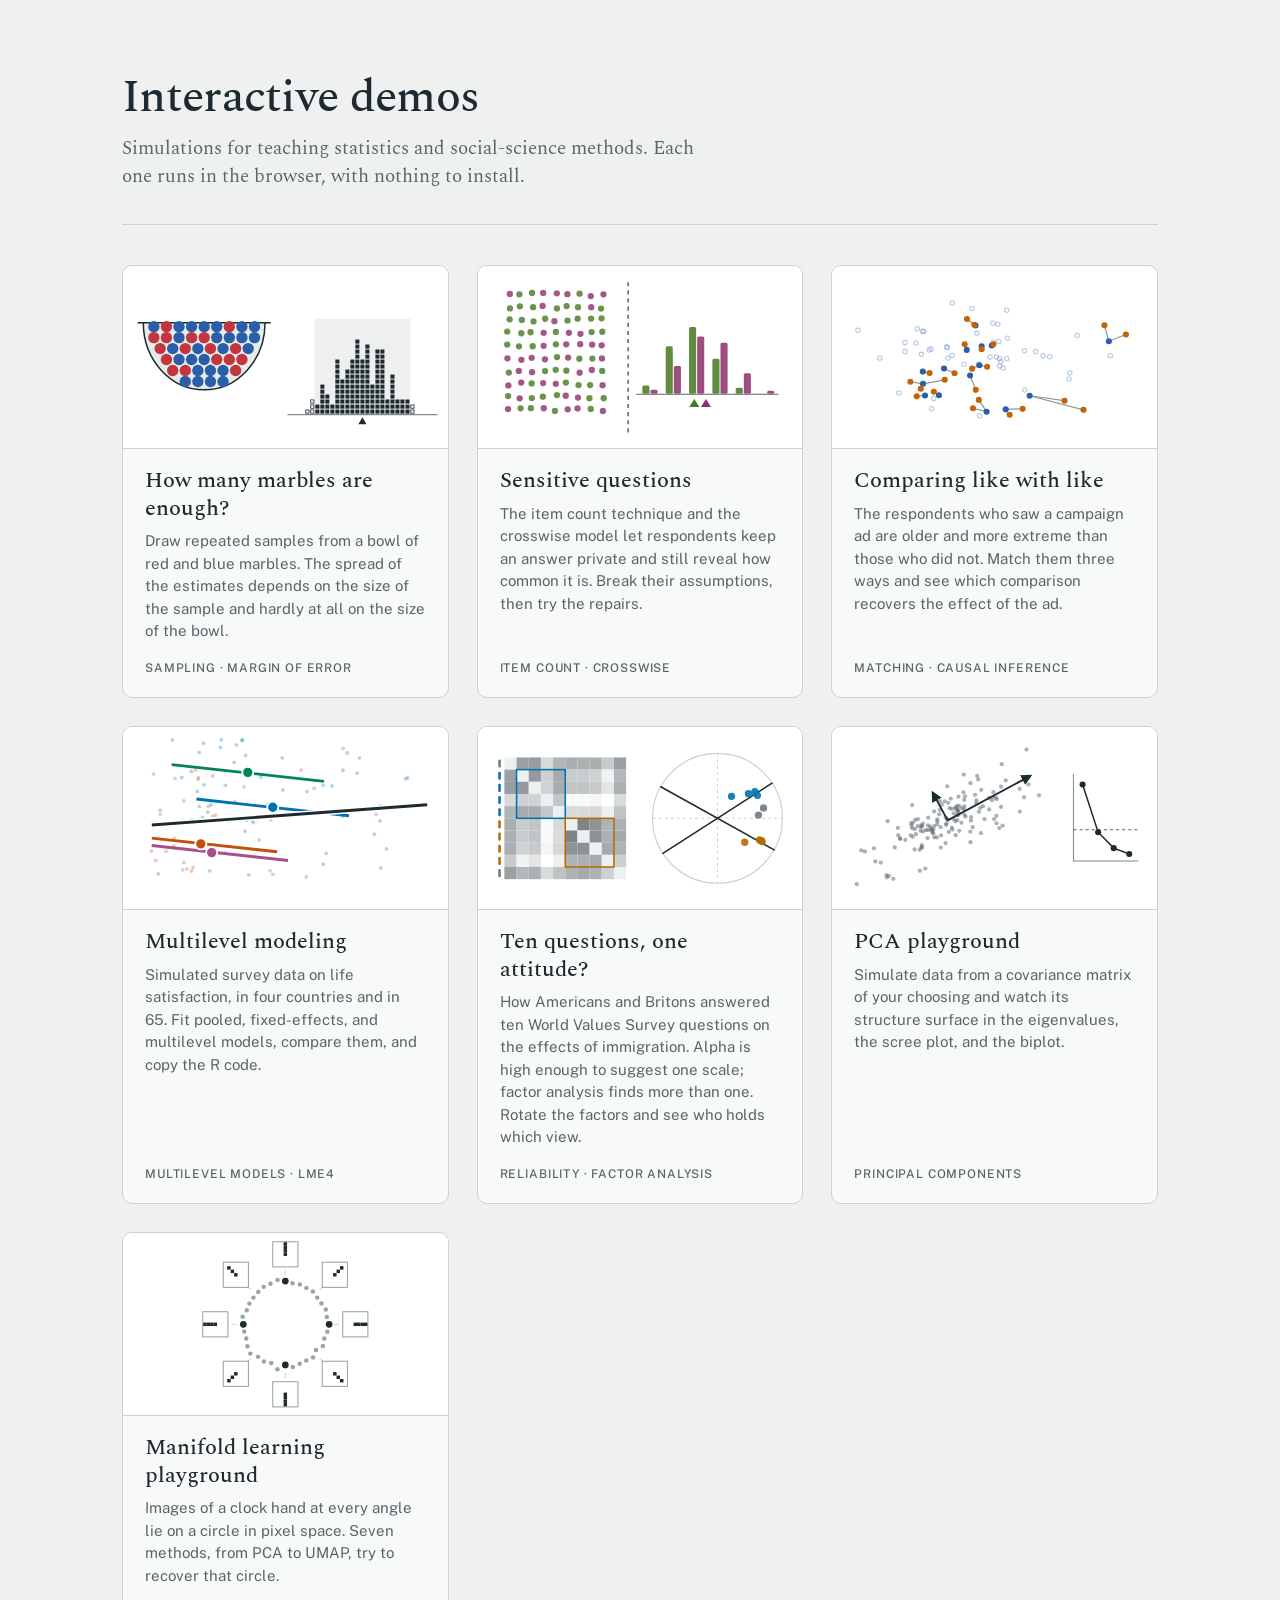
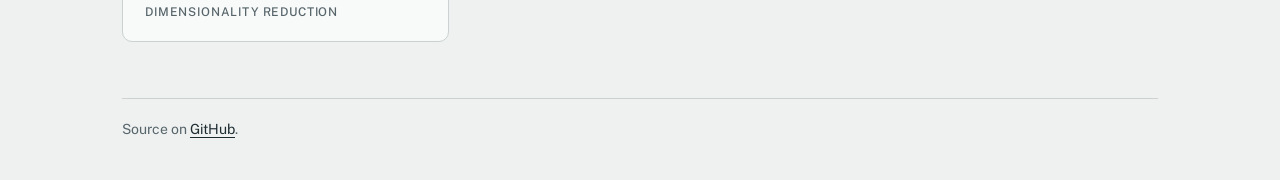
<file: index.html>
<!DOCTYPE html>
<html lang="en">
<head>
<meta charset="utf-8">
<meta name="viewport" content="width=device-width, initial-scale=1">
<title>Interactive demos</title>
<meta name="description" content="Browser simulations for teaching statistics and social-science methods.">
<link rel="preconnect" href="https://fonts.googleapis.com">
<link rel="preconnect" href="https://fonts.gstatic.com" crossorigin>
<link href="https://fonts.googleapis.com/css2?family=Spectral:wght@400;500&family=Public+Sans:wght@400;500;600&display=swap" rel="stylesheet">
<style>
:root {
  --paper: #EEF1F0;
  --card: #F8FAF9;
  --ink: #1D2A30;
  --graphite: #57656B;
  --rule: #CBD2D1;
  --blue: #2A5EA8;
  --serif: "Spectral", "Iowan Old Style", "Palatino Linotype", Georgia, serif;
  --sans: "Public Sans", system-ui, -apple-system, "Segoe UI", sans-serif;
}
* { box-sizing: border-box; }
html, body { margin: 0; background: var(--paper); color: var(--ink); }
body { font-family: var(--sans); font-size: 16px; line-height: 1.5; }
.wrap { max-width: 1100px; margin: 0 auto; padding: 72px 32px 40px; }

header { padding-bottom: 32px; margin-bottom: 40px; border-bottom: 1px solid var(--rule); }
h1 {
  font-family: var(--serif); font-weight: 500; font-size: 46px; line-height: 1.1;
  letter-spacing: -0.015em; margin: 0 0 12px;
}
.lede { font-family: var(--serif); font-size: 19px; line-height: 1.5; color: var(--graphite); max-width: 58ch; margin: 0; }

.grid {
  list-style: none; margin: 0; padding: 0;
  display: grid; grid-template-columns: repeat(auto-fill, minmax(300px, 1fr)); gap: 28px;
}
.card a {
  display: flex; flex-direction: column; height: 100%;
  color: inherit; text-decoration: none;
  background: var(--card); border: 1px solid var(--rule); border-radius: 10px; overflow: hidden;
  transition: border-color 0.15s, box-shadow 0.15s, transform 0.15s;
}
.card a:hover { border-color: var(--ink); box-shadow: 0 8px 22px rgba(29, 42, 48, 0.09); transform: translateY(-2px); }
.card a:focus-visible { outline: 2px solid var(--blue); outline-offset: 3px; }
.thumb { aspect-ratio: 16 / 9; background: #FFFFFF; border-bottom: 1px solid var(--rule); }
.thumb svg { display: block; width: 100%; height: 100%; }
.text { display: flex; flex-direction: column; flex: 1; padding: 18px 22px 20px; }
.card h2 { font-family: var(--serif); font-weight: 500; font-size: 22px; line-height: 1.25; margin: 0 0 8px; }
.card p { margin: 0 0 16px; font-size: 15px; color: var(--graphite); }
.tags { margin-top: auto; font-size: 12px; font-weight: 500; letter-spacing: 0.07em; text-transform: uppercase; color: var(--graphite); }

footer { margin-top: 56px; padding-top: 20px; border-top: 1px solid var(--rule); font-size: 14px; color: var(--graphite); }
footer p { margin: 0; }
footer a { color: var(--ink); text-underline-offset: 3px; }

@media (max-width: 640px) {
  .wrap { padding: 44px 20px 32px; }
  h1 { font-size: 36px; }
  .lede { font-size: 17px; }
}
@media (prefers-reduced-motion: reduce) {
  .card a { transition: none; }
  .card a:hover { transform: none; }
}
</style>
</head>
<body>
<div class="wrap">
  <header>
    <h1>Interactive demos</h1>
    <p class="lede">Simulations for teaching statistics and social-science methods. Each one runs in the browser, with nothing to install.</p>
  </header>

  <main>
    <ul class="grid">
      <li class="card">
        <a href="sampling/">
          <div class="thumb"><svg viewBox="0 0 320 180" role="img" aria-label="A bowl of red and blue marbles beside a stack of sample estimates"><path d="M20 56 A60 66 0 0 0 140 56" fill="#E7ECEB" stroke="#1D2A30" stroke-width="1.5"/><line x1="15" y1="56" x2="145" y2="56" stroke="#1D2A30" stroke-width="1.5" stroke-linecap="round"/><circle cx="61.4" cy="113.8" r="5.6000000000000005" fill="#2A5EA8"/><circle cx="73.8" cy="113.8" r="5.6000000000000005" fill="#2A5EA8"/><circle cx="86.2" cy="113.8" r="5.6000000000000005" fill="#2A5EA8"/><circle cx="98.6" cy="113.8" r="5.6000000000000005" fill="#2A5EA8"/><circle cx="49" cy="103" r="5.6000000000000005" fill="#C3363E"/><circle cx="61.4" cy="103" r="5.6000000000000005" fill="#C3363E"/><circle cx="73.8" cy="103" r="5.6000000000000005" fill="#2A5EA8"/><circle cx="86.2" cy="103" r="5.6000000000000005" fill="#2A5EA8"/><circle cx="98.6" cy="103" r="5.6000000000000005" fill="#2A5EA8"/><circle cx="111" cy="103" r="5.6000000000000005" fill="#C3363E"/><circle cx="42.8" cy="92.2" r="5.6000000000000005" fill="#C3363E"/><circle cx="55.2" cy="92.2" r="5.6000000000000005" fill="#2A5EA8"/><circle cx="67.6" cy="92.2" r="5.6000000000000005" fill="#2A5EA8"/><circle cx="80" cy="92.2" r="5.6000000000000005" fill="#2A5EA8"/><circle cx="92.4" cy="92.2" r="5.6000000000000005" fill="#C3363E"/><circle cx="104.8" cy="92.2" r="5.6000000000000005" fill="#C3363E"/><circle cx="117.2" cy="92.2" r="5.6000000000000005" fill="#C3363E"/><circle cx="36.6" cy="81.4" r="5.6000000000000005" fill="#C3363E"/><circle cx="49" cy="81.4" r="5.6000000000000005" fill="#2A5EA8"/><circle cx="61.4" cy="81.4" r="5.6000000000000005" fill="#C3363E"/><circle cx="73.8" cy="81.4" r="5.6000000000000005" fill="#2A5EA8"/><circle cx="86.2" cy="81.4" r="5.6000000000000005" fill="#C3363E"/><circle cx="98.6" cy="81.4" r="5.6000000000000005" fill="#2A5EA8"/><circle cx="111" cy="81.4" r="5.6000000000000005" fill="#C3363E"/><circle cx="123.4" cy="81.4" r="5.6000000000000005" fill="#2A5EA8"/><circle cx="30.4" cy="70.6" r="5.6000000000000005" fill="#C3363E"/><circle cx="42.8" cy="70.6" r="5.6000000000000005" fill="#C3363E"/><circle cx="55.2" cy="70.6" r="5.6000000000000005" fill="#2A5EA8"/><circle cx="67.6" cy="70.6" r="5.6000000000000005" fill="#C3363E"/><circle cx="80" cy="70.6" r="5.6000000000000005" fill="#C3363E"/><circle cx="92.4" cy="70.6" r="5.6000000000000005" fill="#2A5EA8"/><circle cx="104.8" cy="70.6" r="5.6000000000000005" fill="#2A5EA8"/><circle cx="117.2" cy="70.6" r="5.6000000000000005" fill="#2A5EA8"/><circle cx="129.6" cy="70.6" r="5.6000000000000005" fill="#2A5EA8"/><circle cx="30.4" cy="59.9" r="5.6000000000000005" fill="#2A5EA8"/><circle cx="42.8" cy="59.9" r="5.6000000000000005" fill="#C3363E"/><circle cx="55.2" cy="59.9" r="5.6000000000000005" fill="#2A5EA8"/><circle cx="67.6" cy="59.9" r="5.6000000000000005" fill="#2A5EA8"/><circle cx="80" cy="59.9" r="5.6000000000000005" fill="#2A5EA8"/><circle cx="92.4" cy="59.9" r="5.6000000000000005" fill="#2A5EA8"/><circle cx="104.8" cy="59.9" r="5.6000000000000005" fill="#C3363E"/><circle cx="117.2" cy="59.9" r="5.6000000000000005" fill="#2A5EA8"/><circle cx="129.6" cy="59.9" r="5.6000000000000005" fill="#2A5EA8"/><rect x="188.6" y="52" width="94.7" height="94" fill="#1D2A30" fill-opacity="0.075"/><rect x="283.7" y="141.9" width="3.2" height="3.2" fill="none" stroke="#1D2A30" stroke-width="0.8"/><rect x="229" y="141.5" width="4" height="4" fill="#1D2A30"/><rect x="248.8" y="141.5" width="4" height="4" fill="#1D2A30"/><rect x="194.5" y="141.5" width="4" height="4" fill="#1D2A30"/><rect x="214.2" y="141.5" width="4" height="4" fill="#1D2A30"/><rect x="238.9" y="141.5" width="4" height="4" fill="#1D2A30"/><rect x="194.5" y="136.6" width="4" height="4" fill="#1D2A30"/><rect x="229" y="136.6" width="4" height="4" fill="#1D2A30"/><rect x="185" y="141.9" width="3.2" height="3.2" fill="none" stroke="#1D2A30" stroke-width="0.8"/><rect x="243.8" y="141.5" width="4" height="4" fill="#1D2A30"/><rect x="224.1" y="141.5" width="4" height="4" fill="#1D2A30"/><rect x="234" y="141.5" width="4" height="4" fill="#1D2A30"/><rect x="229" y="131.6" width="4" height="4" fill="#1D2A30"/><rect x="234" y="136.6" width="4" height="4" fill="#1D2A30"/><rect x="273.4" y="141.5" width="4" height="4" fill="#1D2A30"/><rect x="194.5" y="131.6" width="4" height="4" fill="#1D2A30"/><rect x="194.5" y="126.7" width="4" height="4" fill="#1D2A30"/><rect x="219.2" y="141.5" width="4" height="4" fill="#1D2A30"/><rect x="273.4" y="136.6" width="4" height="4" fill="#1D2A30"/><rect x="209.3" y="141.5" width="4" height="4" fill="#1D2A30"/><rect x="263.6" y="141.5" width="4" height="4" fill="#1D2A30"/><rect x="229" y="126.7" width="4" height="4" fill="#1D2A30"/><rect x="243.8" y="136.6" width="4" height="4" fill="#1D2A30"/><rect x="268.5" y="141.5" width="4" height="4" fill="#1D2A30"/><rect x="238.9" y="136.6" width="4" height="4" fill="#1D2A30"/><rect x="204.4" y="141.5" width="4" height="4" fill="#1D2A30"/><rect x="209.3" y="136.6" width="4" height="4" fill="#1D2A30"/><rect x="214.2" y="136.6" width="4" height="4" fill="#1D2A30"/><rect x="194.5" y="121.8" width="4" height="4" fill="#1D2A30"/><rect x="253.7" y="141.5" width="4" height="4" fill="#1D2A30"/><rect x="258.6" y="141.5" width="4" height="4" fill="#1D2A30"/><rect x="229" y="121.8" width="4" height="4" fill="#1D2A30"/><rect x="224.1" y="136.6" width="4" height="4" fill="#1D2A30"/><rect x="229" y="116.9" width="4" height="4" fill="#1D2A30"/><rect x="238.9" y="131.6" width="4" height="4" fill="#1D2A30"/><rect x="224.1" y="131.6" width="4" height="4" fill="#1D2A30"/><rect x="234" y="131.6" width="4" height="4" fill="#1D2A30"/><rect x="209.3" y="131.6" width="4" height="4" fill="#1D2A30"/><rect x="224.1" y="126.7" width="4" height="4" fill="#1D2A30"/><rect x="234" y="126.7" width="4" height="4" fill="#1D2A30"/><rect x="248.8" y="136.6" width="4" height="4" fill="#1D2A30"/><rect x="229" y="111.9" width="4" height="4" fill="#1D2A30"/><rect x="253.7" y="136.6" width="4" height="4" fill="#1D2A30"/><rect x="234" y="121.8" width="4" height="4" fill="#1D2A30"/><rect x="214.2" y="131.6" width="4" height="4" fill="#1D2A30"/><rect x="238.9" y="126.7" width="4" height="4" fill="#1D2A30"/><rect x="263.6" y="136.6" width="4" height="4" fill="#1D2A30"/><rect x="199.4" y="141.5" width="4" height="4" fill="#1D2A30"/><rect x="234" y="116.9" width="4" height="4" fill="#1D2A30"/><rect x="263.6" y="131.6" width="4" height="4" fill="#1D2A30"/><rect x="219.2" y="136.6" width="4" height="4" fill="#1D2A30"/><rect x="224.1" y="121.8" width="4" height="4" fill="#1D2A30"/><rect x="219.2" y="131.6" width="4" height="4" fill="#1D2A30"/><rect x="224.1" y="116.9" width="4" height="4" fill="#1D2A30"/><rect x="185" y="137" width="3.2" height="3.2" fill="none" stroke="#1D2A30" stroke-width="0.8"/><rect x="243.8" y="131.6" width="4" height="4" fill="#1D2A30"/><rect x="194.5" y="116.9" width="4" height="4" fill="#1D2A30"/><rect x="253.7" y="131.6" width="4" height="4" fill="#1D2A30"/><rect x="248.8" y="131.6" width="4" height="4" fill="#1D2A30"/><rect x="224.1" y="111.9" width="4" height="4" fill="#1D2A30"/><rect x="204.4" y="136.6" width="4" height="4" fill="#1D2A30"/><rect x="224.1" y="107" width="4" height="4" fill="#1D2A30"/><rect x="253.7" y="126.7" width="4" height="4" fill="#1D2A30"/><rect x="248.8" y="126.7" width="4" height="4" fill="#1D2A30"/><rect x="263.6" y="126.7" width="4" height="4" fill="#1D2A30"/><rect x="238.9" y="121.8" width="4" height="4" fill="#1D2A30"/><rect x="238.9" y="116.9" width="4" height="4" fill="#1D2A30"/><rect x="234" y="111.9" width="4" height="4" fill="#1D2A30"/><rect x="248.8" y="121.8" width="4" height="4" fill="#1D2A30"/><rect x="253.7" y="121.8" width="4" height="4" fill="#1D2A30"/><rect x="214.2" y="126.7" width="4" height="4" fill="#1D2A30"/><rect x="209.3" y="126.7" width="4" height="4" fill="#1D2A30"/><rect x="268.5" y="136.6" width="4" height="4" fill="#1D2A30"/><rect x="248.8" y="116.9" width="4" height="4" fill="#1D2A30"/><rect x="248.8" y="111.9" width="4" height="4" fill="#1D2A30"/><rect x="263.6" y="121.8" width="4" height="4" fill="#1D2A30"/><rect x="278.4" y="141.5" width="4" height="4" fill="#1D2A30"/><rect x="248.8" y="107" width="4" height="4" fill="#1D2A30"/><rect x="219.2" y="126.7" width="4" height="4" fill="#1D2A30"/><rect x="238.9" y="111.9" width="4" height="4" fill="#1D2A30"/><rect x="243.8" y="126.7" width="4" height="4" fill="#1D2A30"/><rect x="209.3" y="121.8" width="4" height="4" fill="#1D2A30"/><rect x="229" y="107" width="4" height="4" fill="#1D2A30"/><rect x="219.2" y="121.8" width="4" height="4" fill="#1D2A30"/><rect x="229" y="102.1" width="4" height="4" fill="#1D2A30"/><rect x="248.8" y="102.1" width="4" height="4" fill="#1D2A30"/><rect x="258.6" y="136.6" width="4" height="4" fill="#1D2A30"/><rect x="180.1" y="141.9" width="3.2" height="3.2" fill="none" stroke="#1D2A30" stroke-width="0.8"/><rect x="209.3" y="116.9" width="4" height="4" fill="#1D2A30"/><rect x="209.3" y="111.9" width="4" height="4" fill="#1D2A30"/><rect x="209.3" y="107" width="4" height="4" fill="#1D2A30"/><rect x="229" y="97.1" width="4" height="4" fill="#1D2A30"/><rect x="238.9" y="107" width="4" height="4" fill="#1D2A30"/><rect x="229" y="92.2" width="4" height="4" fill="#1D2A30"/><rect x="234" y="107" width="4" height="4" fill="#1D2A30"/><rect x="278.4" y="136.6" width="4" height="4" fill="#1D2A30"/><rect x="253.7" y="116.9" width="4" height="4" fill="#1D2A30"/><rect x="263.6" y="116.9" width="4" height="4" fill="#1D2A30"/><rect x="243.8" y="121.8" width="4" height="4" fill="#1D2A30"/><rect x="273.4" y="131.6" width="4" height="4" fill="#1D2A30"/><rect x="263.6" y="111.9" width="4" height="4" fill="#1D2A30"/><rect x="199.4" y="136.6" width="4" height="4" fill="#1D2A30"/><rect x="253.7" y="111.9" width="4" height="4" fill="#1D2A30"/><rect x="189.6" y="141.5" width="4" height="4" fill="#1D2A30"/><rect x="253.7" y="107" width="4" height="4" fill="#1D2A30"/><rect x="199.4" y="131.6" width="4" height="4" fill="#1D2A30"/><rect x="219.2" y="116.9" width="4" height="4" fill="#1D2A30"/><rect x="214.2" y="121.8" width="4" height="4" fill="#1D2A30"/><rect x="185" y="132" width="3.2" height="3.2" fill="none" stroke="#1D2A30" stroke-width="0.8"/><rect x="278.4" y="131.6" width="4" height="4" fill="#1D2A30"/><rect x="253.7" y="102.1" width="4" height="4" fill="#1D2A30"/><rect x="248.8" y="97.1" width="4" height="4" fill="#1D2A30"/><rect x="234" y="102.1" width="4" height="4" fill="#1D2A30"/><rect x="209.3" y="102.1" width="4" height="4" fill="#1D2A30"/><rect x="234" y="97.1" width="4" height="4" fill="#1D2A30"/><rect x="258.6" y="131.6" width="4" height="4" fill="#1D2A30"/><rect x="224.1" y="102.1" width="4" height="4" fill="#1D2A30"/><rect x="229" y="87.3" width="4" height="4" fill="#1D2A30"/><rect x="199.4" y="126.7" width="4" height="4" fill="#1D2A30"/><rect x="238.9" y="102.1" width="4" height="4" fill="#1D2A30"/><rect x="209.3" y="97.1" width="4" height="4" fill="#1D2A30"/><rect x="229" y="82.3" width="4" height="4" fill="#1D2A30"/><rect x="229" y="77.4" width="4" height="4" fill="#1D2A30"/><rect x="238.9" y="97.1" width="4" height="4" fill="#1D2A30"/><rect x="189.6" y="136.6" width="4" height="4" fill="#1D2A30"/><rect x="248.8" y="92.2" width="4" height="4" fill="#1D2A30"/><rect x="238.9" y="92.2" width="4" height="4" fill="#1D2A30"/><rect x="248.8" y="87.3" width="4" height="4" fill="#1D2A30"/><rect x="229" y="72.5" width="4" height="4" fill="#1D2A30"/><rect x="224.1" y="97.1" width="4" height="4" fill="#1D2A30"/><rect x="238.9" y="87.3" width="4" height="4" fill="#1D2A30"/><rect x="268.5" y="131.6" width="4" height="4" fill="#1D2A30"/><rect x="214.2" y="116.9" width="4" height="4" fill="#1D2A30"/><rect x="219.2" y="111.9" width="4" height="4" fill="#1D2A30"/><rect x="219.2" y="107" width="4" height="4" fill="#1D2A30"/><rect x="234" y="92.2" width="4" height="4" fill="#1D2A30"/><rect x="253.7" y="97.1" width="4" height="4" fill="#1D2A30"/><rect x="224.1" y="92.2" width="4" height="4" fill="#1D2A30"/><rect x="243.8" y="116.9" width="4" height="4" fill="#1D2A30"/><rect x="253.7" y="92.2" width="4" height="4" fill="#1D2A30"/><rect x="209.3" y="92.2" width="4" height="4" fill="#1D2A30"/><rect x="219.2" y="102.1" width="4" height="4" fill="#1D2A30"/><rect x="248.8" y="82.3" width="4" height="4" fill="#1D2A30"/><rect x="253.7" y="87.3" width="4" height="4" fill="#1D2A30"/><rect x="238.9" y="82.3" width="4" height="4" fill="#1D2A30"/><rect x="238.9" y="77.4" width="4" height="4" fill="#1D2A30"/><rect x="253.7" y="82.3" width="4" height="4" fill="#1D2A30"/><rect x="214.2" y="111.9" width="4" height="4" fill="#1D2A30"/><rect x="263.6" y="107" width="4" height="4" fill="#1D2A30"/><rect x="283.7" y="137" width="3.2" height="3.2" fill="none" stroke="#1D2A30" stroke-width="0.8"/><line x1="162" y1="146.5" x2="310" y2="146.5" stroke="#1D2A30" stroke-opacity="0.55"/><path d="M236 149 l-4 7 h8 z" fill="#1D2A30"/></svg></div>
          <div class="text">
            <h2>How many marbles are enough?</h2>
            <p>Draw repeated samples from a bowl of red and blue marbles. The spread of the estimates depends on the size of the sample and hardly at all on the size of the bowl.</p>
            <span class="tags">Sampling &middot; Margin of error</span>
          </div>
        </a>
      </li>
      <li class="card">
        <a href="sensitive/">
          <div class="thumb"><svg viewBox="0 0 320 180" role="img" aria-label="Respondents on the left, shaded by which list they saw, a dashed line marking what the researcher never sees, and on the right two sets of bars for the counts reported, the second shifted to higher counts"><g><circle cx="31.4" cy="27.6" r="3.1" fill="#8E2F6B" fill-opacity="0.8"/><circle cx="40.8" cy="27.9" r="3.1" fill="#46781F" fill-opacity="0.8"/><circle cx="53.3" cy="26.6" r="3.1" fill="#46781F" fill-opacity="0.8"/><circle cx="64.2" cy="26.5" r="3.1" fill="#8E2F6B" fill-opacity="0.8"/><circle cx="77.7" cy="26.9" r="3.1" fill="#8E2F6B" fill-opacity="0.8"/><circle cx="88.1" cy="27.8" r="3.1" fill="#8E2F6B" fill-opacity="0.8"/><circle cx="100.1" cy="27.3" r="3.1" fill="#46781F" fill-opacity="0.8"/><circle cx="111.2" cy="29.6" r="3.1" fill="#8E2F6B" fill-opacity="0.8"/><circle cx="123.7" cy="27.9" r="3.1" fill="#8E2F6B" fill-opacity="0.8"/><circle cx="31.5" cy="41.8" r="3.1" fill="#46781F" fill-opacity="0.8"/><circle cx="41.3" cy="39.7" r="3.1" fill="#46781F" fill-opacity="0.8"/><circle cx="54.3" cy="40.6" r="3.1" fill="#46781F" fill-opacity="0.8"/><circle cx="63.7" cy="39.4" r="3.1" fill="#8E2F6B" fill-opacity="0.8"/><circle cx="77.8" cy="41.8" r="3.1" fill="#46781F" fill-opacity="0.8"/><circle cx="87.3" cy="39.5" r="3.1" fill="#46781F" fill-opacity="0.8"/><circle cx="98.6" cy="40.6" r="3.1" fill="#46781F" fill-opacity="0.8"/><circle cx="111.6" cy="40.6" r="3.1" fill="#8E2F6B" fill-opacity="0.8"/><circle cx="121.3" cy="42.0" r="3.1" fill="#46781F" fill-opacity="0.8"/><circle cx="31.2" cy="52.6" r="3.1" fill="#46781F" fill-opacity="0.8"/><circle cx="43.2" cy="53.2" r="3.1" fill="#46781F" fill-opacity="0.8"/><circle cx="54.7" cy="54.6" r="3.1" fill="#46781F" fill-opacity="0.8"/><circle cx="66.2" cy="52.0" r="3.1" fill="#46781F" fill-opacity="0.8"/><circle cx="75.3" cy="54.4" r="3.1" fill="#8E2F6B" fill-opacity="0.8"/><circle cx="88.2" cy="53.8" r="3.1" fill="#46781F" fill-opacity="0.8"/><circle cx="98.2" cy="51.9" r="3.1" fill="#46781F" fill-opacity="0.8"/><circle cx="111.5" cy="51.8" r="3.1" fill="#46781F" fill-opacity="0.8"/><circle cx="121.8" cy="51.6" r="3.1" fill="#46781F" fill-opacity="0.8"/><circle cx="28.8" cy="64.6" r="3.1" fill="#46781F" fill-opacity="0.8"/><circle cx="42.7" cy="66.3" r="3.1" fill="#46781F" fill-opacity="0.8"/><circle cx="51.8" cy="65.3" r="3.1" fill="#46781F" fill-opacity="0.8"/><circle cx="64.7" cy="65.9" r="3.1" fill="#8E2F6B" fill-opacity="0.8"/><circle cx="76.8" cy="65.0" r="3.1" fill="#46781F" fill-opacity="0.8"/><circle cx="89.6" cy="65.9" r="3.1" fill="#8E2F6B" fill-opacity="0.8"/><circle cx="101.0" cy="66.8" r="3.1" fill="#8E2F6B" fill-opacity="0.8"/><circle cx="112.0" cy="65.1" r="3.1" fill="#46781F" fill-opacity="0.8"/><circle cx="122.5" cy="64.8" r="3.1" fill="#46781F" fill-opacity="0.8"/><circle cx="28.8" cy="77.4" r="3.1" fill="#46781F" fill-opacity="0.8"/><circle cx="40.4" cy="79.2" r="3.1" fill="#46781F" fill-opacity="0.8"/><circle cx="53.9" cy="79.1" r="3.1" fill="#46781F" fill-opacity="0.8"/><circle cx="64.7" cy="78.7" r="3.1" fill="#8E2F6B" fill-opacity="0.8"/><circle cx="76.8" cy="77.2" r="3.1" fill="#46781F" fill-opacity="0.8"/><circle cx="87.0" cy="77.2" r="3.1" fill="#8E2F6B" fill-opacity="0.8"/><circle cx="100.7" cy="77.1" r="3.1" fill="#8E2F6B" fill-opacity="0.8"/><circle cx="112.5" cy="77.5" r="3.1" fill="#8E2F6B" fill-opacity="0.8"/><circle cx="121.9" cy="78.2" r="3.1" fill="#8E2F6B" fill-opacity="0.8"/><circle cx="29.0" cy="91.0" r="3.1" fill="#8E2F6B" fill-opacity="0.8"/><circle cx="42.8" cy="92.5" r="3.1" fill="#8E2F6B" fill-opacity="0.8"/><circle cx="52.9" cy="90.5" r="3.1" fill="#8E2F6B" fill-opacity="0.8"/><circle cx="66.0" cy="92.0" r="3.1" fill="#8E2F6B" fill-opacity="0.8"/><circle cx="77.9" cy="89.8" r="3.1" fill="#46781F" fill-opacity="0.8"/><circle cx="88.8" cy="90.3" r="3.1" fill="#8E2F6B" fill-opacity="0.8"/><circle cx="99.9" cy="91.4" r="3.1" fill="#46781F" fill-opacity="0.8"/><circle cx="112.7" cy="91.2" r="3.1" fill="#46781F" fill-opacity="0.8"/><circle cx="122.2" cy="91.1" r="3.1" fill="#8E2F6B" fill-opacity="0.8"/><circle cx="30.4" cy="105.0" r="3.1" fill="#46781F" fill-opacity="0.8"/><circle cx="40.2" cy="103.4" r="3.1" fill="#8E2F6B" fill-opacity="0.8"/><circle cx="53.3" cy="104.7" r="3.1" fill="#8E2F6B" fill-opacity="0.8"/><circle cx="66.1" cy="103.6" r="3.1" fill="#46781F" fill-opacity="0.8"/><circle cx="76.6" cy="102.3" r="3.1" fill="#46781F" fill-opacity="0.8"/><circle cx="87.1" cy="103.2" r="3.1" fill="#46781F" fill-opacity="0.8"/><circle cx="100.2" cy="105.1" r="3.1" fill="#8E2F6B" fill-opacity="0.8"/><circle cx="112.2" cy="102.5" r="3.1" fill="#8E2F6B" fill-opacity="0.8"/><circle cx="122.4" cy="103.4" r="3.1" fill="#46781F" fill-opacity="0.8"/><circle cx="29.9" cy="117.7" r="3.1" fill="#8E2F6B" fill-opacity="0.8"/><circle cx="42.6" cy="114.9" r="3.1" fill="#8E2F6B" fill-opacity="0.8"/><circle cx="52.9" cy="115.7" r="3.1" fill="#46781F" fill-opacity="0.8"/><circle cx="64.2" cy="115.4" r="3.1" fill="#8E2F6B" fill-opacity="0.8"/><circle cx="76.7" cy="116.1" r="3.1" fill="#8E2F6B" fill-opacity="0.8"/><circle cx="86.6" cy="114.9" r="3.1" fill="#46781F" fill-opacity="0.8"/><circle cx="99.1" cy="117.4" r="3.1" fill="#46781F" fill-opacity="0.8"/><circle cx="110.5" cy="117.4" r="3.1" fill="#46781F" fill-opacity="0.8"/><circle cx="122.8" cy="117.5" r="3.1" fill="#8E2F6B" fill-opacity="0.8"/><circle cx="29.7" cy="128.2" r="3.1" fill="#46781F" fill-opacity="0.8"/><circle cx="41.1" cy="130.4" r="3.1" fill="#8E2F6B" fill-opacity="0.8"/><circle cx="53.0" cy="130.2" r="3.1" fill="#46781F" fill-opacity="0.8"/><circle cx="63.9" cy="128.8" r="3.1" fill="#46781F" fill-opacity="0.8"/><circle cx="77.8" cy="127.2" r="3.1" fill="#46781F" fill-opacity="0.8"/><circle cx="86.5" cy="127.9" r="3.1" fill="#8E2F6B" fill-opacity="0.8"/><circle cx="98.5" cy="129.7" r="3.1" fill="#8E2F6B" fill-opacity="0.8"/><circle cx="109.8" cy="130.3" r="3.1" fill="#46781F" fill-opacity="0.8"/><circle cx="123.9" cy="130.3" r="3.1" fill="#46781F" fill-opacity="0.8"/><circle cx="29.6" cy="141.0" r="3.1" fill="#8E2F6B" fill-opacity="0.8"/><circle cx="42.0" cy="140.3" r="3.1" fill="#46781F" fill-opacity="0.8"/><circle cx="52.1" cy="140.1" r="3.1" fill="#46781F" fill-opacity="0.8"/><circle cx="64.8" cy="140.2" r="3.1" fill="#8E2F6B" fill-opacity="0.8"/><circle cx="75.8" cy="142.8" r="3.1" fill="#46781F" fill-opacity="0.8"/><circle cx="88.4" cy="141.3" r="3.1" fill="#8E2F6B" fill-opacity="0.8"/><circle cx="98.1" cy="140.4" r="3.1" fill="#8E2F6B" fill-opacity="0.8"/><circle cx="111.1" cy="140.9" r="3.1" fill="#46781F" fill-opacity="0.8"/><circle cx="123.1" cy="142.9" r="3.1" fill="#8E2F6B" fill-opacity="0.8"/></g><line x1="148" y1="16" x2="148" y2="164" stroke="#57656B" stroke-width="1.5" stroke-dasharray="4 4"/><g><rect x="162" y="117.9" width="7" height="8.1" rx="1.5" fill="#46781F" fill-opacity="0.85"/><rect x="170" y="122.0" width="7" height="4.0" rx="1.5" fill="#8E2F6B" fill-opacity="0.85"/><rect x="185" y="79.2" width="7" height="46.8" rx="1.5" fill="#46781F" fill-opacity="0.85"/><rect x="193" y="98.6" width="7" height="27.4" rx="1.5" fill="#8E2F6B" fill-opacity="0.85"/><rect x="208" y="60.0" width="7" height="66.0" rx="1.5" fill="#46781F" fill-opacity="0.85"/><rect x="216" y="69.6" width="7" height="56.4" rx="1.5" fill="#8E2F6B" fill-opacity="0.85"/><rect x="231" y="91.4" width="7" height="34.6" rx="1.5" fill="#46781F" fill-opacity="0.85"/><rect x="239" y="75.7" width="7" height="50.3" rx="1.5" fill="#8E2F6B" fill-opacity="0.85"/><rect x="254" y="119.9" width="7" height="6.1" rx="1.5" fill="#46781F" fill-opacity="0.85"/><rect x="262" y="105.7" width="7" height="20.3" rx="1.5" fill="#8E2F6B" fill-opacity="0.85"/><rect x="285" y="122.9" width="7" height="3.1" rx="1.5" fill="#8E2F6B" fill-opacity="0.85"/></g><line x1="156" y1="126.5" x2="296" y2="126.5" stroke="#57656B" stroke-width="1"/><path d="M208.2 139 L218.2 139 L213.2 131 Z" fill="#46781F"/><path d="M219.7 139 L229.7 139 L224.7 131 Z" fill="#8E2F6B"/></svg></div>
          <div class="text">
            <h2>Sensitive questions</h2>
            <p>The item count technique and the crosswise model let respondents keep an answer private and still reveal how common it is. Break their assumptions, then try the repairs.</p>
            <span class="tags">Item count &middot; Crosswise</span>
          </div>
        </a>
      </li>
      <li class="card">
        <a href="matching/">
          <div class="thumb"><svg viewBox="0 0 320 180" role="img" aria-label="Respondents who saw an ad, each joined by a line to the most similar respondent who did not"><g fill="none" stroke="#2A5EA8" stroke-opacity="0.35" stroke-width="1"><circle cx="190" cy="122.3" r="2.2"/><circle cx="112.8" cy="79.7" r="2.2"/><circle cx="155.8" cy="89.6" r="2.2"/><circle cx="89.4" cy="64.5" r="2.2"/><circle cx="113.8" cy="80.5" r="2.2"/><circle cx="130.2" cy="96.8" r="2.2"/><circle cx="162.1" cy="89.7" r="2.2"/><circle cx="241.7" cy="68.6" r="2.2"/><circle cx="163.4" cy="57.3" r="2.2"/><circle cx="165.1" cy="91.4" r="2.2"/><circle cx="118.7" cy="36.5" r="2.2"/><circle cx="82.8" cy="75.9" r="2.2"/><circle cx="65.9" cy="125.1" r="2.2"/><circle cx="172.2" cy="91.4" r="2.2"/><circle cx="95.9" cy="82.7" r="2.2"/><circle cx="90.6" cy="64.2" r="2.2"/><circle cx="189.8" cy="83.6" r="2.2"/><circle cx="71.8" cy="75.5" r="2.2"/><circle cx="274.3" cy="88.5" r="2.2"/><circle cx="47.2" cy="90.8" r="2.2"/><circle cx="165.3" cy="98.5" r="2.2"/><circle cx="100.3" cy="130.7" r="2.2"/><circle cx="159" cy="74.8" r="2.2"/><circle cx="25.6" cy="63.4" r="2.2"/><circle cx="164.3" cy="74.3" r="2.2"/><circle cx="200.7" cy="84.3" r="2.2"/><circle cx="168.7" cy="100.6" r="2.2"/><circle cx="97.7" cy="81.9" r="2.2"/><circle cx="145.4" cy="147.7" r="2.2"/><circle cx="71.8" cy="84.3" r="2.2"/><circle cx="88.1" cy="87.1" r="2.2"/><circle cx="84.1" cy="61.9" r="2.2"/><circle cx="118.4" cy="88.3" r="2.2"/><circle cx="114.3" cy="90.8" r="2.2"/><circle cx="172.2" cy="43.5" r="2.2"/><circle cx="98.2" cy="140.6" r="2.2"/><circle cx="234.4" cy="105.5" r="2.2"/><circle cx="137.9" cy="41.8" r="2.2"/><circle cx="208.1" cy="88.5" r="2.2"/><circle cx="233.6" cy="111.5" r="2.2"/><circle cx="158.6" cy="56.3" r="2.2"/><circle cx="142.7" cy="66.4" r="2.2"/><circle cx="214.6" cy="89.5" r="2.2"/><circle cx="144.3" cy="96.6" r="2.2"/><circle cx="166.4" cy="94.3" r="2.2"/><circle cx="172.9" cy="71.3" r="2.2"/></g><g stroke="#8A979C" stroke-width="1.2"><line x1="96.2" y1="105.5" x2="89.5" y2="104.1"/><line x1="141.7" y1="122.1" x2="136.1" y2="108"/><line x1="87.5" y1="121" x2="89.7" y2="116.1"/><line x1="111.1" y1="112.2" x2="89.7" y2="116.1"/><line x1="130.8" y1="77.2" x2="132.8" y2="82.7"/><line x1="83.5" y1="128.5" x2="91.7" y2="127.6"/><line x1="138.1" y1="101.2" x2="145.3" y2="97.9"/><line x1="152.9" y1="99.3" x2="145.3" y2="97.9"/><line x1="140.3" y1="57.9" x2="141.5" y2="58.7"/><line x1="133" y1="52.3" x2="141.5" y2="58.7"/><line x1="289.7" y1="67.5" x2="272.9" y2="74.2"/><line x1="100.4" y1="123.9" x2="105.4" y2="127.4"/><line x1="268.5" y1="58.5" x2="272.9" y2="74.2"/><line x1="247.9" y1="141.8" x2="194.8" y2="127.9"/><line x1="229.2" y1="132.8" x2="194.8" y2="127.9"/><line x1="159.1" y1="77.2" x2="157.5" y2="78.4"/><line x1="77.2" y1="114.1" x2="89.7" y2="116.1"/><line x1="120.8" y1="105.7" x2="110.4" y2="101"/><line x1="139" y1="140.2" x2="152.4" y2="143.6"/><line x1="144.7" y1="132" x2="152.4" y2="143.6"/><line x1="147.5" y1="82" x2="147.5" y2="79.2"/><line x1="175.1" y1="146.7" x2="171.2" y2="141.3"/><line x1="187.9" y1="140.8" x2="171.2" y2="141.3"/></g><g fill="#2A5EA8"><circle cx="91.7" cy="127.6" r="3"/><circle cx="272.9" cy="74.2" r="3"/><circle cx="147.5" cy="79.2" r="3"/><circle cx="110.4" cy="101" r="3"/><circle cx="171.2" cy="141.3" r="3"/><circle cx="132.8" cy="82.7" r="3"/><circle cx="141.5" cy="58.7" r="3"/><circle cx="136.1" cy="108" r="3"/><circle cx="194.8" cy="127.9" r="3"/><circle cx="105.4" cy="127.4" r="3"/><circle cx="157.5" cy="78.4" r="3"/><circle cx="89.7" cy="116.1" r="3"/><circle cx="89.5" cy="104.1" r="3"/><circle cx="145.3" cy="97.9" r="3"/><circle cx="152.4" cy="143.6" r="3"/></g><g fill="#C4630A"><circle cx="96.2" cy="105.5" r="3"/><circle cx="141.7" cy="122.1" r="3"/><circle cx="87.5" cy="121" r="3"/><circle cx="111.1" cy="112.2" r="3"/><circle cx="130.8" cy="77.2" r="3"/><circle cx="83.5" cy="128.5" r="3"/><circle cx="138.1" cy="101.2" r="3"/><circle cx="152.9" cy="99.3" r="3"/><circle cx="140.3" cy="57.9" r="3"/><circle cx="133" cy="52.3" r="3"/><circle cx="289.7" cy="67.5" r="3"/><circle cx="100.4" cy="123.9" r="3"/><circle cx="268.5" cy="58.5" r="3"/><circle cx="247.9" cy="141.8" r="3"/><circle cx="229.2" cy="132.8" r="3"/><circle cx="159.1" cy="77.2" r="3"/><circle cx="77.2" cy="114.1" r="3"/><circle cx="120.8" cy="105.7" r="3"/><circle cx="139" cy="140.2" r="3"/><circle cx="144.7" cy="132" r="3"/><circle cx="147.5" cy="82" r="3"/><circle cx="175.1" cy="146.7" r="3"/><circle cx="187.9" cy="140.8" r="3"/></g></svg></div>
          <div class="text">
            <h2>Comparing like with like</h2>
            <p>The respondents who saw a campaign ad are older and more extreme than those who did not. Match them three ways and see which comparison recovers the effect of the ad.</p>
            <span class="tags">Matching &middot; Causal inference</span>
          </div>
        </a>
      </li>
      <li class="card">
        <a href="multilevel/">
          <div class="thumb"><svg viewBox="0 0 320 180" role="img" aria-label="Four countries, each with a downward line of life satisfaction against age, and one pooled line that rises across them"><g fill="#0072B2" fill-opacity="0.3"><circle cx="120.3" cy="102.7" r="1.9"/><circle cx="254.1" cy="77.7" r="1.9"/><circle cx="206.0" cy="58.0" r="1.9"/><circle cx="124.0" cy="145.7" r="1.9"/><circle cx="278.6" cy="51.0" r="1.9"/><circle cx="120.8" cy="28.1" r="1.9"/><circle cx="259.7" cy="120.2" r="1.9"/><circle cx="128.4" cy="94.3" r="1.9"/><circle cx="233.1" cy="30.4" r="1.9"/><circle cx="127.8" cy="91.7" r="1.9"/><circle cx="111.7" cy="17.6" r="1.9"/><circle cx="103.3" cy="92.9" r="1.9"/><circle cx="48.6" cy="12.8" r="1.9"/><circle cx="216.8" cy="42.6" r="1.9"/><circle cx="75.1" cy="25.1" r="1.9"/><circle cx="197.3" cy="57.5" r="1.9"/><circle cx="247.7" cy="105.6" r="1.9"/><circle cx="67.8" cy="91.5" r="1.9"/><circle cx="221.1" cy="25.6" r="1.9"/><circle cx="157.5" cy="62.0" r="1.9"/><circle cx="86.7" cy="76.6" r="1.9"/><circle cx="96.9" cy="12.6" r="1.9"/><circle cx="181.3" cy="63.6" r="1.9"/><circle cx="135.8" cy="49.5" r="1.9"/><circle cx="67.3" cy="43.9" r="1.9"/><circle cx="79.8" cy="57.0" r="1.9"/><circle cx="280.5" cy="50.1" r="1.9"/><circle cx="57.9" cy="49.8" r="1.9"/><circle cx="121.7" cy="92.1" r="1.9"/><circle cx="109.6" cy="34.9" r="1.9"/><circle cx="88.7" cy="92.2" r="1.9"/><circle cx="254.1" cy="138.9" r="1.9"/><circle cx="253.4" cy="92.7" r="1.9"/><circle cx="117.4" cy="13.6" r="1.9"/><circle cx="230.8" cy="45.5" r="1.9"/><circle cx="104.0" cy="74.9" r="1.9"/><circle cx="96.1" cy="20.2" r="1.9"/><circle cx="73.2" cy="63.6" r="1.9"/></g><g fill="#C2510C" fill-opacity="0.3"><circle cx="62.9" cy="139.8" r="1.9"/><circle cx="50.3" cy="117.3" r="1.9"/><circle cx="71.4" cy="42.5" r="1.9"/><circle cx="217.0" cy="21.1" r="1.9"/><circle cx="74.1" cy="51.6" r="1.9"/><circle cx="42.5" cy="122.4" r="1.9"/><circle cx="91.1" cy="86.9" r="1.9"/><circle cx="119.4" cy="59.0" r="1.9"/><circle cx="59.9" cy="133.5" r="1.9"/><circle cx="88.3" cy="48.3" r="1.9"/><circle cx="60.0" cy="72.8" r="1.9"/><circle cx="69.1" cy="138.5" r="1.9"/><circle cx="27.9" cy="122.3" r="1.9"/><circle cx="74.4" cy="49.9" r="1.9"/><circle cx="180.7" cy="147.9" r="1.9"/><circle cx="67.6" cy="141.9" r="1.9"/><circle cx="50.5" cy="109.9" r="1.9"/><circle cx="88.3" cy="87.9" r="1.9"/></g><g fill="#00845F" fill-opacity="0.3"><circle cx="85.5" cy="141.8" r="1.9"/><circle cx="34.7" cy="144.8" r="1.9"/><circle cx="100.9" cy="57.5" r="1.9"/><circle cx="79.5" cy="15.9" r="1.9"/><circle cx="200.3" cy="124.5" r="1.9"/><circle cx="188.4" cy="52.8" r="1.9"/><circle cx="75.3" cy="78.3" r="1.9"/><circle cx="197.4" cy="135.2" r="1.9"/><circle cx="78.3" cy="89.3" r="1.9"/><circle cx="83.5" cy="84.0" r="1.9"/><circle cx="157.0" cy="30.4" r="1.9"/><circle cx="216.5" cy="87.9" r="1.9"/><circle cx="117.5" cy="12.4" r="1.9"/></g><g fill="#A6508A" fill-opacity="0.3"><circle cx="249.4" cy="86.3" r="1.9"/><circle cx="29.7" cy="117.0" r="1.9"/><circle cx="36.7" cy="82.1" r="1.9"/><circle cx="145.0" cy="141.6" r="1.9"/><circle cx="51.2" cy="50.7" r="1.9"/><circle cx="110.2" cy="73.5" r="1.9"/><circle cx="84.1" cy="78.1" r="1.9"/><circle cx="147.7" cy="145.2" r="1.9"/><circle cx="143.0" cy="75.5" r="1.9"/><circle cx="32.3" cy="131.5" r="1.9"/><circle cx="134.2" cy="111.3" r="1.9"/><circle cx="175.6" cy="42.4" r="1.9"/><circle cx="81.2" cy="117.6" r="1.9"/><circle cx="36.6" cy="86.1" r="1.9"/><circle cx="58.8" cy="140.9" r="1.9"/><circle cx="101.1" cy="124.4" r="1.9"/><circle cx="30.1" cy="46.4" r="1.9"/><circle cx="145.6" cy="91.6" r="1.9"/><circle cx="188.4" cy="60.4" r="1.9"/></g><line x1="72.4" x2="222.8" y1="71.0" y2="87.5" stroke="#0072B2" stroke-width="2.8"/><line x1="28.4" x2="151.9" y1="109.5" y2="123.0" stroke="#C2510C" stroke-width="2.8"/><line x1="47.9" x2="198.2" y1="37.1" y2="53.6" stroke="#00845F" stroke-width="2.8"/><line x1="28.4" x2="162.6" y1="116.8" y2="131.6" stroke="#A6508A" stroke-width="2.8"/><line x1="28.4" x2="299.8" y1="96.6" y2="76.6" stroke="#FFFFFF" stroke-width="6"/><line x1="28.4" x2="299.8" y1="96.6" y2="76.6" stroke="#1D2A30" stroke-width="2.8"/><circle cx="147.6" cy="79.1" r="5.5" fill="#0072B2" stroke="#FFFFFF" stroke-width="1.8"/><circle cx="76.7" cy="115.2" r="5.5" fill="#C2510C" stroke="#FFFFFF" stroke-width="1.8"/><circle cx="123.0" cy="44.7" r="5.5" fill="#00845F" stroke="#FFFFFF" stroke-width="1.8"/><circle cx="87.4" cy="123.8" r="5.5" fill="#A6508A" stroke="#FFFFFF" stroke-width="1.8"/></svg></div>
          <div class="text">
            <h2>Multilevel modeling</h2>
            <p>Simulated survey data on life satisfaction, in four countries and in 65. Fit pooled, fixed-effects, and multilevel models, compare them, and copy the R code.</p>
            <span class="tags">Multilevel models &middot; lme4</span>
          </div>
        </a>
      </li>
      <li class="card">
        <a href="immigration-attitudes/">
          <div class="thumb"><svg viewBox="0 0 320 180" role="img" aria-label="A correlation matrix of ten survey questions with two blocks, and the same questions plotted against two oblique factor axes"><rect x="26" y="30" width="12" height="12" fill="#EDF0F0"/><rect x="38" y="30" width="12" height="12" fill="rgb(154,160,163)"/><rect x="50" y="30" width="12" height="12" fill="rgb(151,157,160)"/><rect x="62" y="30" width="12" height="12" fill="rgb(215,218,219)"/><rect x="74" y="30" width="12" height="12" fill="rgb(176,181,183)"/><rect x="86" y="30" width="12" height="12" fill="rgb(169,174,176)"/><rect x="98" y="30" width="12" height="12" fill="rgb(171,176,178)"/><rect x="110" y="30" width="12" height="12" fill="rgb(170,175,178)"/><rect x="122" y="30" width="12" height="12" fill="rgb(200,203,205)"/><rect x="134" y="30" width="12" height="12" fill="rgb(154,160,163)"/><rect x="26" y="42" width="12" height="12" fill="rgb(154,160,163)"/><rect x="38" y="42" width="12" height="12" fill="#EDF0F0"/><rect x="50" y="42" width="12" height="12" fill="rgb(147,153,156)"/><rect x="62" y="42" width="12" height="12" fill="rgb(206,209,210)"/><rect x="74" y="42" width="12" height="12" fill="rgb(166,171,174)"/><rect x="86" y="42" width="12" height="12" fill="rgb(201,204,205)"/><rect x="98" y="42" width="12" height="12" fill="rgb(201,204,206)"/><rect x="110" y="42" width="12" height="12" fill="rgb(207,210,211)"/><rect x="122" y="42" width="12" height="12" fill="rgb(241,242,242)"/><rect x="134" y="42" width="12" height="12" fill="rgb(180,184,186)"/><rect x="26" y="54" width="12" height="12" fill="rgb(151,157,160)"/><rect x="38" y="54" width="12" height="12" fill="rgb(147,153,156)"/><rect x="50" y="54" width="12" height="12" fill="#EDF0F0"/><rect x="62" y="54" width="12" height="12" fill="rgb(208,210,212)"/><rect x="74" y="54" width="12" height="12" fill="rgb(167,172,174)"/><rect x="86" y="54" width="12" height="12" fill="rgb(194,197,199)"/><rect x="98" y="54" width="12" height="12" fill="rgb(194,197,199)"/><rect x="110" y="54" width="12" height="12" fill="rgb(199,202,204)"/><rect x="122" y="54" width="12" height="12" fill="rgb(227,228,229)"/><rect x="134" y="54" width="12" height="12" fill="rgb(171,176,178)"/><rect x="26" y="66" width="12" height="12" fill="rgb(215,218,219)"/><rect x="38" y="66" width="12" height="12" fill="rgb(206,209,210)"/><rect x="50" y="66" width="12" height="12" fill="rgb(208,210,212)"/><rect x="62" y="66" width="12" height="12" fill="#EDF0F0"/><rect x="74" y="66" width="12" height="12" fill="rgb(196,199,201)"/><rect x="86" y="66" width="12" height="12" fill="rgb(250,250,250)"/><rect x="98" y="66" width="12" height="12" fill="rgb(248,249,249)"/><rect x="110" y="66" width="12" height="12" fill="rgb(244,245,245)"/><rect x="122" y="66" width="12" height="12" fill="rgb(255,255,255)"/><rect x="134" y="66" width="12" height="12" fill="rgb(217,220,221)"/><rect x="26" y="78" width="12" height="12" fill="rgb(176,181,183)"/><rect x="38" y="78" width="12" height="12" fill="rgb(166,171,174)"/><rect x="50" y="78" width="12" height="12" fill="rgb(167,172,174)"/><rect x="62" y="78" width="12" height="12" fill="rgb(196,199,201)"/><rect x="74" y="78" width="12" height="12" fill="#EDF0F0"/><rect x="86" y="78" width="12" height="12" fill="rgb(215,217,219)"/><rect x="98" y="78" width="12" height="12" fill="rgb(216,218,219)"/><rect x="110" y="78" width="12" height="12" fill="rgb(214,216,217)"/><rect x="122" y="78" width="12" height="12" fill="rgb(239,240,240)"/><rect x="134" y="78" width="12" height="12" fill="rgb(192,195,197)"/><rect x="26" y="90" width="12" height="12" fill="rgb(169,174,176)"/><rect x="38" y="90" width="12" height="12" fill="rgb(201,204,205)"/><rect x="50" y="90" width="12" height="12" fill="rgb(194,197,199)"/><rect x="62" y="90" width="12" height="12" fill="rgb(250,250,250)"/><rect x="74" y="90" width="12" height="12" fill="rgb(215,217,219)"/><rect x="86" y="90" width="12" height="12" fill="#EDF0F0"/><rect x="98" y="90" width="12" height="12" fill="rgb(125,133,136)"/><rect x="110" y="90" width="12" height="12" fill="rgb(141,147,150)"/><rect x="122" y="90" width="12" height="12" fill="rgb(174,179,181)"/><rect x="134" y="90" width="12" height="12" fill="rgb(172,177,179)"/><rect x="26" y="102" width="12" height="12" fill="rgb(171,176,178)"/><rect x="38" y="102" width="12" height="12" fill="rgb(201,204,206)"/><rect x="50" y="102" width="12" height="12" fill="rgb(194,197,199)"/><rect x="62" y="102" width="12" height="12" fill="rgb(248,249,249)"/><rect x="74" y="102" width="12" height="12" fill="rgb(216,218,219)"/><rect x="86" y="102" width="12" height="12" fill="rgb(125,133,136)"/><rect x="98" y="102" width="12" height="12" fill="#EDF0F0"/><rect x="110" y="102" width="12" height="12" fill="rgb(139,146,149)"/><rect x="122" y="102" width="12" height="12" fill="rgb(172,177,179)"/><rect x="134" y="102" width="12" height="12" fill="rgb(165,170,172)"/><rect x="26" y="114" width="12" height="12" fill="rgb(170,175,178)"/><rect x="38" y="114" width="12" height="12" fill="rgb(207,210,211)"/><rect x="50" y="114" width="12" height="12" fill="rgb(199,202,204)"/><rect x="62" y="114" width="12" height="12" fill="rgb(244,245,245)"/><rect x="74" y="114" width="12" height="12" fill="rgb(214,216,217)"/><rect x="86" y="114" width="12" height="12" fill="rgb(141,147,150)"/><rect x="98" y="114" width="12" height="12" fill="rgb(139,146,149)"/><rect x="110" y="114" width="12" height="12" fill="#EDF0F0"/><rect x="122" y="114" width="12" height="12" fill="rgb(166,171,173)"/><rect x="134" y="114" width="12" height="12" fill="rgb(175,179,182)"/><rect x="26" y="126" width="12" height="12" fill="rgb(200,203,205)"/><rect x="38" y="126" width="12" height="12" fill="rgb(241,242,242)"/><rect x="50" y="126" width="12" height="12" fill="rgb(227,228,229)"/><rect x="62" y="126" width="12" height="12" fill="rgb(255,255,255)"/><rect x="74" y="126" width="12" height="12" fill="rgb(239,240,240)"/><rect x="86" y="126" width="12" height="12" fill="rgb(174,179,181)"/><rect x="98" y="126" width="12" height="12" fill="rgb(172,177,179)"/><rect x="110" y="126" width="12" height="12" fill="rgb(166,171,173)"/><rect x="122" y="126" width="12" height="12" fill="#EDF0F0"/><rect x="134" y="126" width="12" height="12" fill="rgb(205,208,209)"/><rect x="26" y="138" width="12" height="12" fill="rgb(154,160,163)"/><rect x="38" y="138" width="12" height="12" fill="rgb(180,184,186)"/><rect x="50" y="138" width="12" height="12" fill="rgb(171,176,178)"/><rect x="62" y="138" width="12" height="12" fill="rgb(217,220,221)"/><rect x="74" y="138" width="12" height="12" fill="rgb(192,195,197)"/><rect x="86" y="138" width="12" height="12" fill="rgb(172,177,179)"/><rect x="98" y="138" width="12" height="12" fill="rgb(165,170,172)"/><rect x="110" y="138" width="12" height="12" fill="rgb(175,179,182)"/><rect x="122" y="138" width="12" height="12" fill="rgb(205,208,209)"/><rect x="134" y="138" width="12" height="12" fill="#EDF0F0"/><rect x="38" y="42" width="48" height="48" fill="none" stroke="#0072B2" stroke-width="1.5"/><rect x="86" y="90" width="48" height="48" fill="none" stroke="#B26B00" stroke-width="1.5"/><rect x="20" y="32" width="2.5" height="8" rx="1" fill="#6B7A80"/><rect x="20" y="44" width="2.5" height="8" rx="1" fill="#0072B2"/><rect x="20" y="56" width="2.5" height="8" rx="1" fill="#0072B2"/><rect x="20" y="68" width="2.5" height="8" rx="1" fill="#0072B2"/><rect x="20" y="80" width="2.5" height="8" rx="1" fill="#0072B2"/><rect x="20" y="92" width="2.5" height="8" rx="1" fill="#B26B00"/><rect x="20" y="104" width="2.5" height="8" rx="1" fill="#B26B00"/><rect x="20" y="116" width="2.5" height="8" rx="1" fill="#B26B00"/><rect x="20" y="128" width="2.5" height="8" rx="1" fill="#B26B00"/><rect x="20" y="140" width="2.5" height="8" rx="1" fill="#6B7A80"/><circle cx="236" cy="90" r="64" fill="none" stroke="#CBD2D1" stroke-width="1.2"/><line x1="172" x2="300" y1="90" y2="90" stroke="#CBD2D1" stroke-dasharray="3 3"/><line x1="236" x2="236" y1="26" y2="154" stroke="#CBD2D1" stroke-dasharray="3 3"/><line x1="180.1" y1="58.9" x2="291.9" y2="121.1" stroke="#1D2A30" stroke-width="1.5" stroke-linecap="round"/><line x1="182.2" y1="124.6" x2="289.8" y2="55.4" stroke="#1D2A30" stroke-width="1.5" stroke-linecap="round"/><circle cx="281.4" cy="79.8" r="3.6" fill="#6B7A80" fill-opacity="0.9"/><circle cx="272.9" cy="63.8" r="3.6" fill="#0072B2" fill-opacity="0.9"/><circle cx="275.4" cy="67.3" r="3.6" fill="#0072B2" fill-opacity="0.9"/><circle cx="249.9" cy="68.3" r="3.6" fill="#0072B2" fill-opacity="0.9"/><circle cx="266.5" cy="65.7" r="3.6" fill="#0072B2" fill-opacity="0.9"/><circle cx="279.4" cy="112.1" r="3.6" fill="#B26B00" fill-opacity="0.9"/><circle cx="280.1" cy="112.9" r="3.6" fill="#B26B00" fill-opacity="0.9"/><circle cx="277.5" cy="111.4" r="3.6" fill="#B26B00" fill-opacity="0.9"/><circle cx="262.9" cy="113.6" r="3.6" fill="#B26B00" fill-opacity="0.9"/><circle cx="276.4" cy="86.8" r="3.6" fill="#6B7A80" fill-opacity="0.9"/></svg></div>
          <div class="text">
            <h2>Ten questions, one attitude?</h2>
            <p>How Americans and Britons answered ten World Values Survey questions on the effects of immigration. Alpha is high enough to suggest one scale; factor analysis finds more than one. Rotate the factors and see who holds which view.</p>
            <span class="tags">Reliability &middot; Factor analysis</span>
          </div>
        </a>
      </li>
      <li class="card">
        <a href="PCA/">
          <div class="thumb"><svg viewBox="0 0 320 180" role="img" aria-label="A tilted cloud of points with its two principal axes, beside a scree plot"><defs><marker id="pca-ah" viewBox="0 0 10 10" refX="8" refY="5" markerWidth="6" markerHeight="6" orient="auto"><path d="M0 0 L10 5 L0 10 z" fill="#1D2A30"/></marker></defs><g fill="#57656B" fill-opacity="0.5"><circle cx="146.1" cy="79.9" r="2.1"/><circle cx="127.6" cy="94.4" r="2.1"/><circle cx="82.7" cy="105.7" r="2.1"/><circle cx="98.6" cy="100.4" r="2.1"/><circle cx="81.8" cy="100.6" r="2.1"/><circle cx="171.2" cy="52.7" r="2.1"/><circle cx="130.6" cy="86.6" r="2.1"/><circle cx="88.3" cy="119" r="2.1"/><circle cx="65.3" cy="106.6" r="2.1"/><circle cx="100.9" cy="108.7" r="2.1"/><circle cx="77.9" cy="95" r="2.1"/><circle cx="193.6" cy="49.8" r="2.1"/><circle cx="125.4" cy="102.3" r="2.1"/><circle cx="204" cy="67.3" r="2.1"/><circle cx="131.6" cy="88.3" r="2.1"/><circle cx="87.3" cy="98.5" r="2.1"/><circle cx="41.3" cy="119.6" r="2.1"/><circle cx="79.6" cy="108.3" r="2.1"/><circle cx="118.1" cy="80.7" r="2.1"/><circle cx="164.8" cy="99.6" r="2.1"/><circle cx="114.2" cy="91.4" r="2.1"/><circle cx="105.6" cy="86.1" r="2.1"/><circle cx="87.3" cy="102.3" r="2.1"/><circle cx="72.2" cy="111.3" r="2.1"/><circle cx="88.6" cy="118.5" r="2.1"/><circle cx="100.7" cy="97.7" r="2.1"/><circle cx="148.8" cy="78.1" r="2.1"/><circle cx="137.1" cy="88.8" r="2.1"/><circle cx="191.7" cy="22.2" r="2.1"/><circle cx="89.7" cy="103" r="2.1"/><circle cx="193.8" cy="56.6" r="2.1"/><circle cx="167.4" cy="36.6" r="2.1"/><circle cx="121.4" cy="80.3" r="2.1"/><circle cx="143.1" cy="48.3" r="2.1"/><circle cx="81.4" cy="120.7" r="2.1"/><circle cx="107.5" cy="106.9" r="2.1"/><circle cx="123.7" cy="82.9" r="2.1"/><circle cx="106.3" cy="73.1" r="2.1"/><circle cx="120" cy="85.1" r="2.1"/><circle cx="112" cy="89.3" r="2.1"/><circle cx="128.1" cy="80" r="2.1"/><circle cx="130.3" cy="71.8" r="2.1"/><circle cx="150.3" cy="90.8" r="2.1"/><circle cx="124.8" cy="84.5" r="2.1"/><circle cx="84.7" cy="90.7" r="2.1"/><circle cx="66.9" cy="109.9" r="2.1"/><circle cx="111.9" cy="114.4" r="2.1"/><circle cx="106.4" cy="81.6" r="2.1"/><circle cx="154.7" cy="69.8" r="2.1"/><circle cx="189.3" cy="69.3" r="2.1"/><circle cx="138.7" cy="98.7" r="2.1"/><circle cx="115.1" cy="103.4" r="2.1"/><circle cx="114.5" cy="74.7" r="2.1"/><circle cx="115.9" cy="80" r="2.1"/><circle cx="125.5" cy="77.9" r="2.1"/><circle cx="130" cy="81.1" r="2.1"/><circle cx="112.5" cy="96.5" r="2.1"/><circle cx="107.2" cy="118.8" r="2.1"/><circle cx="124.7" cy="68.7" r="2.1"/><circle cx="53.7" cy="145.9" r="2.1"/><circle cx="99" cy="104.1" r="2.1"/><circle cx="130.5" cy="78.3" r="2.1"/><circle cx="144.1" cy="51.7" r="2.1"/><circle cx="123.6" cy="91.8" r="2.1"/><circle cx="136.5" cy="113.5" r="2.1"/><circle cx="111" cy="73.2" r="2.1"/><circle cx="108.2" cy="76.6" r="2.1"/><circle cx="118.1" cy="99.3" r="2.1"/><circle cx="61.9" cy="118.7" r="2.1"/><circle cx="185.1" cy="83.4" r="2.1"/><circle cx="144.8" cy="83.6" r="2.1"/><circle cx="54.9" cy="92.8" r="2.1"/><circle cx="162.1" cy="87.6" r="2.1"/><circle cx="54.1" cy="148.3" r="2.1"/><circle cx="123.5" cy="77.8" r="2.1"/><circle cx="118.7" cy="101.1" r="2.1"/><circle cx="86.4" cy="121.1" r="2.1"/><circle cx="94.3" cy="109.5" r="2.1"/><circle cx="157.6" cy="72.1" r="2.1"/><circle cx="142.2" cy="75.3" r="2.1"/><circle cx="42.7" cy="132.5" r="2.1"/><circle cx="56.1" cy="146.8" r="2.1"/><circle cx="103.8" cy="91.1" r="2.1"/><circle cx="32.3" cy="122.7" r="2.1"/><circle cx="48" cy="133.6" r="2.1"/><circle cx="162.2" cy="94.9" r="2.1"/><circle cx="103.6" cy="96.1" r="2.1"/><circle cx="98.2" cy="102.1" r="2.1"/><circle cx="89.6" cy="95.2" r="2.1"/><circle cx="79.7" cy="94.5" r="2.1"/><circle cx="92" cy="139.6" r="2.1"/><circle cx="159.8" cy="90.8" r="2.1"/><circle cx="129.6" cy="64.4" r="2.1"/><circle cx="78.5" cy="97.6" r="2.1"/><circle cx="141" cy="66.9" r="2.1"/><circle cx="184.9" cy="61" r="2.1"/><circle cx="121.6" cy="93" r="2.1"/><circle cx="136.9" cy="92.2" r="2.1"/><circle cx="81.9" cy="91.6" r="2.1"/><circle cx="94.9" cy="89.4" r="2.1"/><circle cx="154.9" cy="81.3" r="2.1"/><circle cx="67.3" cy="110.3" r="2.1"/><circle cx="124.2" cy="82" r="2.1"/><circle cx="142.4" cy="72.3" r="2.1"/><circle cx="119.8" cy="90.6" r="2.1"/><circle cx="79" cy="77" r="2.1"/><circle cx="117.1" cy="70.5" r="2.1"/><circle cx="166.6" cy="78.8" r="2.1"/><circle cx="84.4" cy="97.6" r="2.1"/><circle cx="100.6" cy="83.2" r="2.1"/><circle cx="158.6" cy="68.8" r="2.1"/><circle cx="28.8" cy="121.6" r="2.1"/><circle cx="88.2" cy="96.9" r="2.1"/><circle cx="94.4" cy="101.7" r="2.1"/><circle cx="113.6" cy="91.1" r="2.1"/><circle cx="103.8" cy="93" r="2.1"/><circle cx="113.5" cy="58.5" r="2.1"/><circle cx="136.5" cy="55.4" r="2.1"/><circle cx="107" cy="98.7" r="2.1"/><circle cx="122.9" cy="87.1" r="2.1"/><circle cx="168.2" cy="97.2" r="2.1"/><circle cx="79.3" cy="99.9" r="2.1"/><circle cx="64.9" cy="99.5" r="2.1"/><circle cx="99.9" cy="105.1" r="2.1"/><circle cx="122.1" cy="79.2" r="2.1"/><circle cx="123.7" cy="81.8" r="2.1"/><circle cx="92.5" cy="101.6" r="2.1"/><circle cx="103.4" cy="108.8" r="2.1"/><circle cx="124.6" cy="86.8" r="2.1"/><circle cx="88.5" cy="116.5" r="2.1"/><circle cx="112.7" cy="95.1" r="2.1"/><circle cx="129.9" cy="46.9" r="2.1"/><circle cx="77.5" cy="106.8" r="2.1"/><circle cx="147.1" cy="61.9" r="2.1"/><circle cx="161.5" cy="69.7" r="2.1"/><circle cx="162.4" cy="71.1" r="2.1"/><circle cx="159.1" cy="64.2" r="2.1"/><circle cx="24.4" cy="154.9" r="2.1"/><circle cx="136.3" cy="103.2" r="2.1"/><circle cx="131.1" cy="68.3" r="2.1"/><circle cx="121.9" cy="106.6" r="2.1"/><circle cx="100" cy="101.4" r="2.1"/><circle cx="97" cy="101" r="2.1"/><circle cx="166.6" cy="58.9" r="2.1"/><circle cx="88.7" cy="98.1" r="2.1"/><circle cx="96.8" cy="98.3" r="2.1"/><circle cx="60.4" cy="149.7" r="2.1"/><circle cx="146.8" cy="104.7" r="2.1"/><circle cx="86.6" cy="141.7" r="2.1"/><circle cx="94.6" cy="97" r="2.1"/></g><line x1="114" y1="92" x2="195.5" y2="48.2" stroke="#1D2A30" stroke-width="1.8" marker-end="url(#pca-ah)"/><line x1="114" y1="92" x2="99.3" y2="64.7" stroke="#1D2A30" stroke-width="1.8" marker-end="url(#pca-ah)"/><path d="M238 46 V132 H302" fill="none" stroke="#1D2A30" stroke-opacity="0.55"/><line x1="238" y1="101.3" x2="302" y2="101.3" stroke="#57656B" stroke-dasharray="3 3"/><polyline points="247,56.7 262.3,103.7 277.7,119.4 293,125.2" fill="none" stroke="#1D2A30" stroke-width="1.5"/><circle cx="247" cy="56.7" r="3" fill="#1D2A30"/><circle cx="262.3" cy="103.7" r="3" fill="#1D2A30"/><circle cx="277.7" cy="119.4" r="3" fill="#1D2A30"/><circle cx="293" cy="125.2" r="3" fill="#1D2A30"/></svg></div>
          <div class="text">
            <h2>PCA playground</h2>
            <p>Simulate data from a covariance matrix of your choosing and watch its structure surface in the eigenvalues, the scree plot, and the biplot.</p>
            <span class="tags">Principal components</span>
          </div>
        </a>
      </li>
      <li class="card">
        <a href="DR/">
          <div class="thumb"><svg viewBox="0 0 320 180" role="img" aria-label="Small images of a clock hand at eight angles, each beside its point on a recovered circle"><line x1="208" y1="90" x2="213" y2="90" stroke="#CBD2D1"/><rect x="216.6" y="77.6" width="24.8" height="24.8" fill="#FFFFFF" stroke="#1D2A30" stroke-opacity="0.45"/><g fill="#1D2A30"><rect x="227.3" y="88.3" width="3.4" height="3.4"/><rect x="230.7" y="88.3" width="3.4" height="3.4"/><rect x="234.1" y="88.3" width="3.4" height="3.4"/><rect x="237.5" y="88.3" width="3.4" height="3.4"/></g><line x1="193.9" y1="56.1" x2="197.5" y2="52.5" stroke="#CBD2D1"/><rect x="196.4" y="28.8" width="24.8" height="24.8" fill="#FFFFFF" stroke="#1D2A30" stroke-opacity="0.45"/><g fill="#1D2A30"><rect x="207.1" y="39.5" width="3.4" height="3.4"/><rect x="210.5" y="36.1" width="3.4" height="3.4"/><rect x="213.9" y="32.7" width="3.4" height="3.4"/></g><line x1="160" y1="42" x2="160" y2="37" stroke="#CBD2D1"/><rect x="147.6" y="8.6" width="24.8" height="24.8" fill="#FFFFFF" stroke="#1D2A30" stroke-opacity="0.45"/><g fill="#1D2A30"><rect x="158.3" y="9.1" width="3.4" height="3.4"/><rect x="158.3" y="12.5" width="3.4" height="3.4"/><rect x="158.3" y="15.9" width="3.4" height="3.4"/><rect x="158.3" y="19.3" width="3.4" height="3.4"/></g><line x1="126.1" y1="56.1" x2="122.5" y2="52.5" stroke="#CBD2D1"/><rect x="98.8" y="28.8" width="24.8" height="24.8" fill="#FFFFFF" stroke="#1D2A30" stroke-opacity="0.45"/><g fill="#1D2A30"><rect x="102.7" y="32.7" width="3.4" height="3.4"/><rect x="106.1" y="36.1" width="3.4" height="3.4"/><rect x="109.5" y="39.5" width="3.4" height="3.4"/></g><line x1="112" y1="90" x2="107" y2="90" stroke="#CBD2D1"/><rect x="78.6" y="77.6" width="24.8" height="24.8" fill="#FFFFFF" stroke="#1D2A30" stroke-opacity="0.45"/><g fill="#1D2A30"><rect x="79.1" y="88.3" width="3.4" height="3.4"/><rect x="82.5" y="88.3" width="3.4" height="3.4"/><rect x="85.9" y="88.3" width="3.4" height="3.4"/><rect x="89.3" y="88.3" width="3.4" height="3.4"/></g><line x1="126.1" y1="123.9" x2="122.5" y2="127.5" stroke="#CBD2D1"/><rect x="98.8" y="126.4" width="24.8" height="24.8" fill="#FFFFFF" stroke="#1D2A30" stroke-opacity="0.45"/><g fill="#1D2A30"><rect x="102.7" y="143.9" width="3.4" height="3.4"/><rect x="106.1" y="140.5" width="3.4" height="3.4"/><rect x="109.5" y="137.1" width="3.4" height="3.4"/></g><line x1="160" y1="138" x2="160" y2="143" stroke="#CBD2D1"/><rect x="147.6" y="146.6" width="24.8" height="24.8" fill="#FFFFFF" stroke="#1D2A30" stroke-opacity="0.45"/><g fill="#1D2A30"><rect x="158.3" y="157.3" width="3.4" height="3.4"/><rect x="158.3" y="160.7" width="3.4" height="3.4"/><rect x="158.3" y="164.1" width="3.4" height="3.4"/><rect x="158.3" y="167.5" width="3.4" height="3.4"/></g><line x1="193.9" y1="123.9" x2="197.5" y2="127.5" stroke="#CBD2D1"/><rect x="196.4" y="126.4" width="24.8" height="24.8" fill="#FFFFFF" stroke="#1D2A30" stroke-opacity="0.45"/><g fill="#1D2A30"><rect x="207.1" y="137.1" width="3.4" height="3.4"/><rect x="210.5" y="140.5" width="3.4" height="3.4"/><rect x="213.9" y="143.9" width="3.4" height="3.4"/></g><circle cx="203.2" cy="90" r="3.3" fill="#1D2A30"/><circle cx="200.9" cy="82.8" r="2.2" fill="#57656B" fill-opacity="0.6"/><circle cx="199.9" cy="75.5" r="2.2" fill="#57656B" fill-opacity="0.6"/><circle cx="195.6" cy="69.4" r="2.2" fill="#57656B" fill-opacity="0.6"/><circle cx="191.4" cy="63.7" r="2.2" fill="#57656B" fill-opacity="0.6"/><circle cx="187.1" cy="57.7" r="2.2" fill="#57656B" fill-opacity="0.6"/><circle cx="180.8" cy="54.1" r="2.2" fill="#57656B" fill-opacity="0.6"/><circle cx="174.3" cy="50.7" r="2.2" fill="#57656B" fill-opacity="0.6"/><circle cx="167.1" cy="49.6" r="2.2" fill="#57656B" fill-opacity="0.6"/><circle cx="160" cy="47.4" r="3.3" fill="#1D2A30"/><circle cx="152.3" cy="46.4" r="2.2" fill="#57656B" fill-opacity="0.6"/><circle cx="145.4" cy="50" r="2.2" fill="#57656B" fill-opacity="0.6"/><circle cx="138.7" cy="53.1" r="2.2" fill="#57656B" fill-opacity="0.6"/><circle cx="133.3" cy="58.1" r="2.2" fill="#57656B" fill-opacity="0.6"/><circle cx="128.6" cy="63.7" r="2.2" fill="#57656B" fill-opacity="0.6"/><circle cx="124.6" cy="69.6" r="2.2" fill="#57656B" fill-opacity="0.6"/><circle cx="122" cy="76.2" r="2.2" fill="#57656B" fill-opacity="0.6"/><circle cx="117.9" cy="82.6" r="2.2" fill="#57656B" fill-opacity="0.6"/><circle cx="118.6" cy="90" r="3.3" fill="#1D2A30"/><circle cx="119.5" cy="97.1" r="2.2" fill="#57656B" fill-opacity="0.6"/><circle cx="121.5" cy="104" r="2.2" fill="#57656B" fill-opacity="0.6"/><circle cx="122.6" cy="111.6" r="2.2" fill="#57656B" fill-opacity="0.6"/><circle cx="125.5" cy="118.9" r="2.2" fill="#57656B" fill-opacity="0.6"/><circle cx="133.1" cy="122.1" r="2.2" fill="#57656B" fill-opacity="0.6"/><circle cx="138.9" cy="126.6" r="2.2" fill="#57656B" fill-opacity="0.6"/><circle cx="146.1" cy="128.1" r="2.2" fill="#57656B" fill-opacity="0.6"/><circle cx="152.2" cy="134.3" r="2.2" fill="#57656B" fill-opacity="0.6"/><circle cx="160" cy="130" r="3.3" fill="#1D2A30"/><circle cx="167.4" cy="132" r="2.2" fill="#57656B" fill-opacity="0.6"/><circle cx="174.2" cy="128.9" r="2.2" fill="#57656B" fill-opacity="0.6"/><circle cx="180.6" cy="125.7" r="2.2" fill="#57656B" fill-opacity="0.6"/><circle cx="187.3" cy="122.6" r="2.2" fill="#57656B" fill-opacity="0.6"/><circle cx="190.3" cy="115.4" r="2.2" fill="#57656B" fill-opacity="0.6"/><circle cx="197" cy="111.4" r="2.2" fill="#57656B" fill-opacity="0.6"/><circle cx="198.4" cy="104" r="2.2" fill="#57656B" fill-opacity="0.6"/><circle cx="201.4" cy="97.3" r="2.2" fill="#57656B" fill-opacity="0.6"/></svg></div>
          <div class="text">
            <h2>Manifold learning playground</h2>
            <p>Images of a clock hand at every angle lie on a circle in pixel space. Seven methods, from PCA to UMAP, try to recover that circle.</p>
            <span class="tags">Dimensionality reduction</span>
          </div>
        </a>
      </li>
    </ul>
  </main>

  <footer>
    <p>Source on <a href="https://github.com/asanaei/demos">GitHub</a>.</p>
  </footer>
</div>
</body>
</html>
</file>
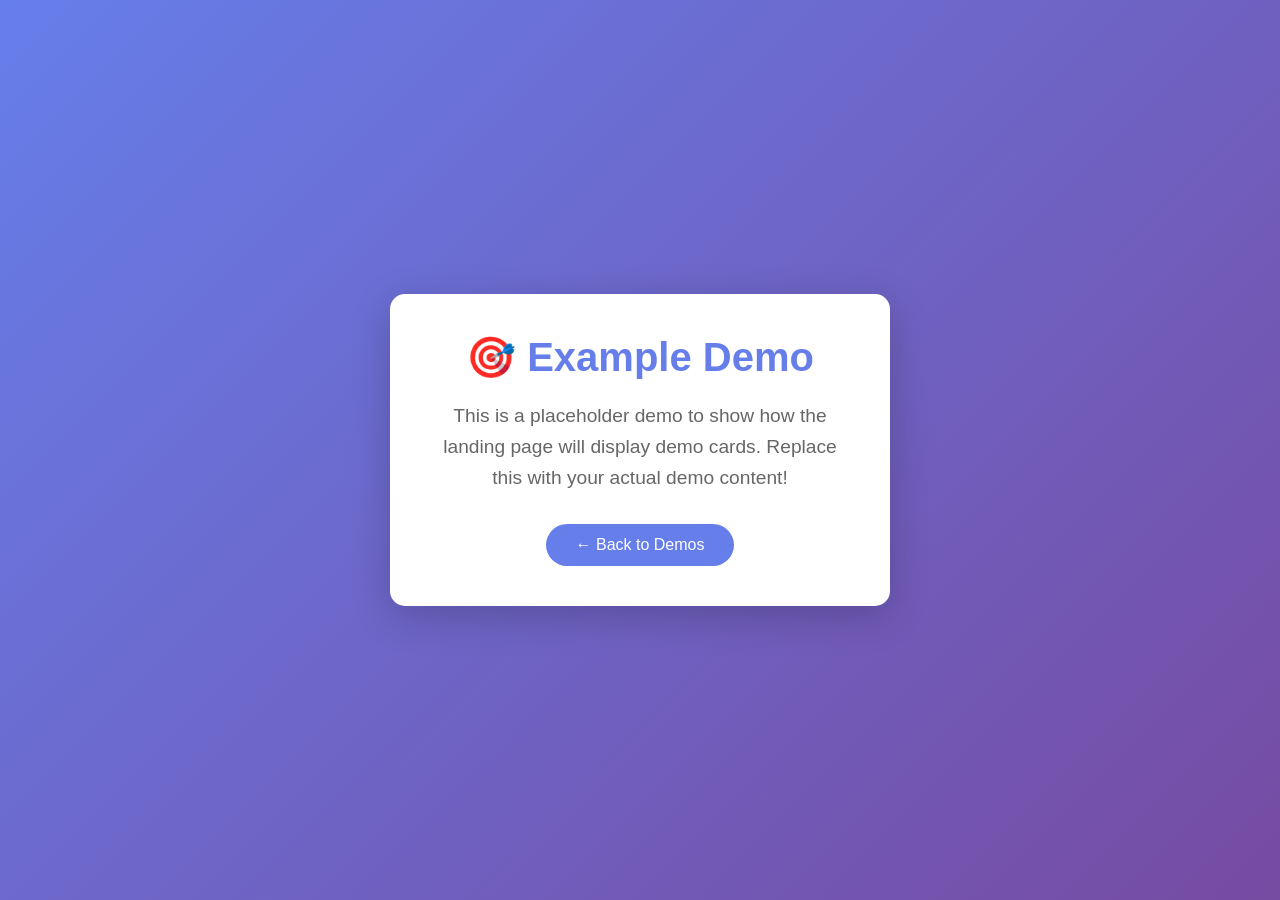
<file: example-demo/index.html>
<!DOCTYPE html>
<html lang="en">
<head>
    <meta charset="UTF-8">
    <meta name="viewport" content="width=device-width, initial-scale=1.0">
    <title>Example Demo</title>
    <style>
        * {
            margin: 0;
            padding: 0;
            box-sizing: border-box;
        }

        body {
            font-family: -apple-system, BlinkMacSystemFont, 'Segoe UI', Roboto, Oxygen, Ubuntu, Cantarell, sans-serif;
            display: flex;
            justify-content: center;
            align-items: center;
            min-height: 100vh;
            background: linear-gradient(135deg, #667eea 0%, #764ba2 100%);
            padding: 20px;
        }

        .card {
            background: white;
            border-radius: 15px;
            padding: 40px;
            box-shadow: 0 10px 40px rgba(0, 0, 0, 0.2);
            text-align: center;
            max-width: 500px;
        }

        h1 {
            color: #667eea;
            margin-bottom: 20px;
            font-size: 2.5em;
        }

        p {
            color: #666;
            font-size: 1.2em;
            line-height: 1.6;
            margin-bottom: 30px;
        }

        .back-link {
            display: inline-block;
            background: #667eea;
            color: white;
            text-decoration: none;
            padding: 12px 30px;
            border-radius: 25px;
            transition: all 0.3s ease;
        }

        .back-link:hover {
            background: #764ba2;
            transform: translateY(-2px);
            box-shadow: 0 5px 15px rgba(102, 126, 234, 0.4);
        }
    </style>
</head>
<body>
    <div class="card">
        <h1>🎯 Example Demo</h1>
        <p>This is a placeholder demo to show how the landing page will display demo cards. Replace this with your actual demo content!</p>
        <a href="../index.html" class="back-link">← Back to Demos</a>
    </div>
</body>
</html>
</file>
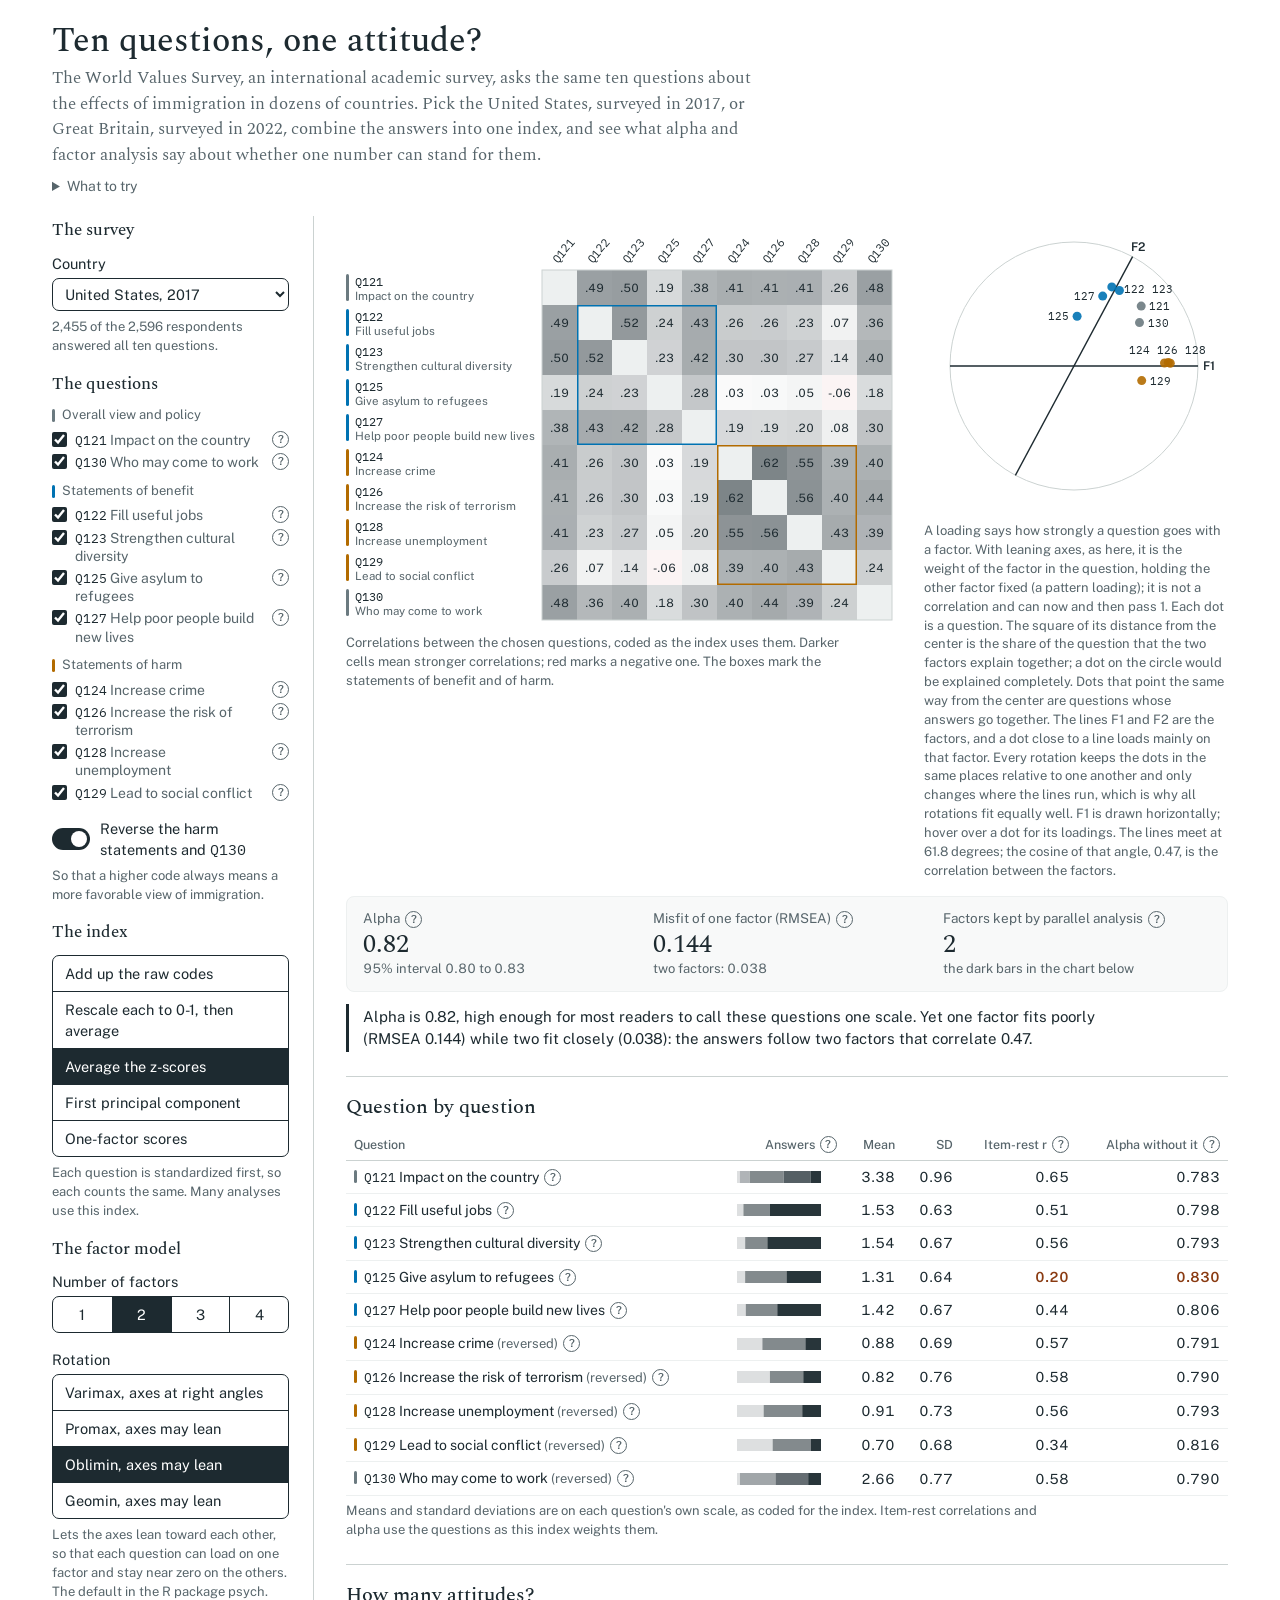
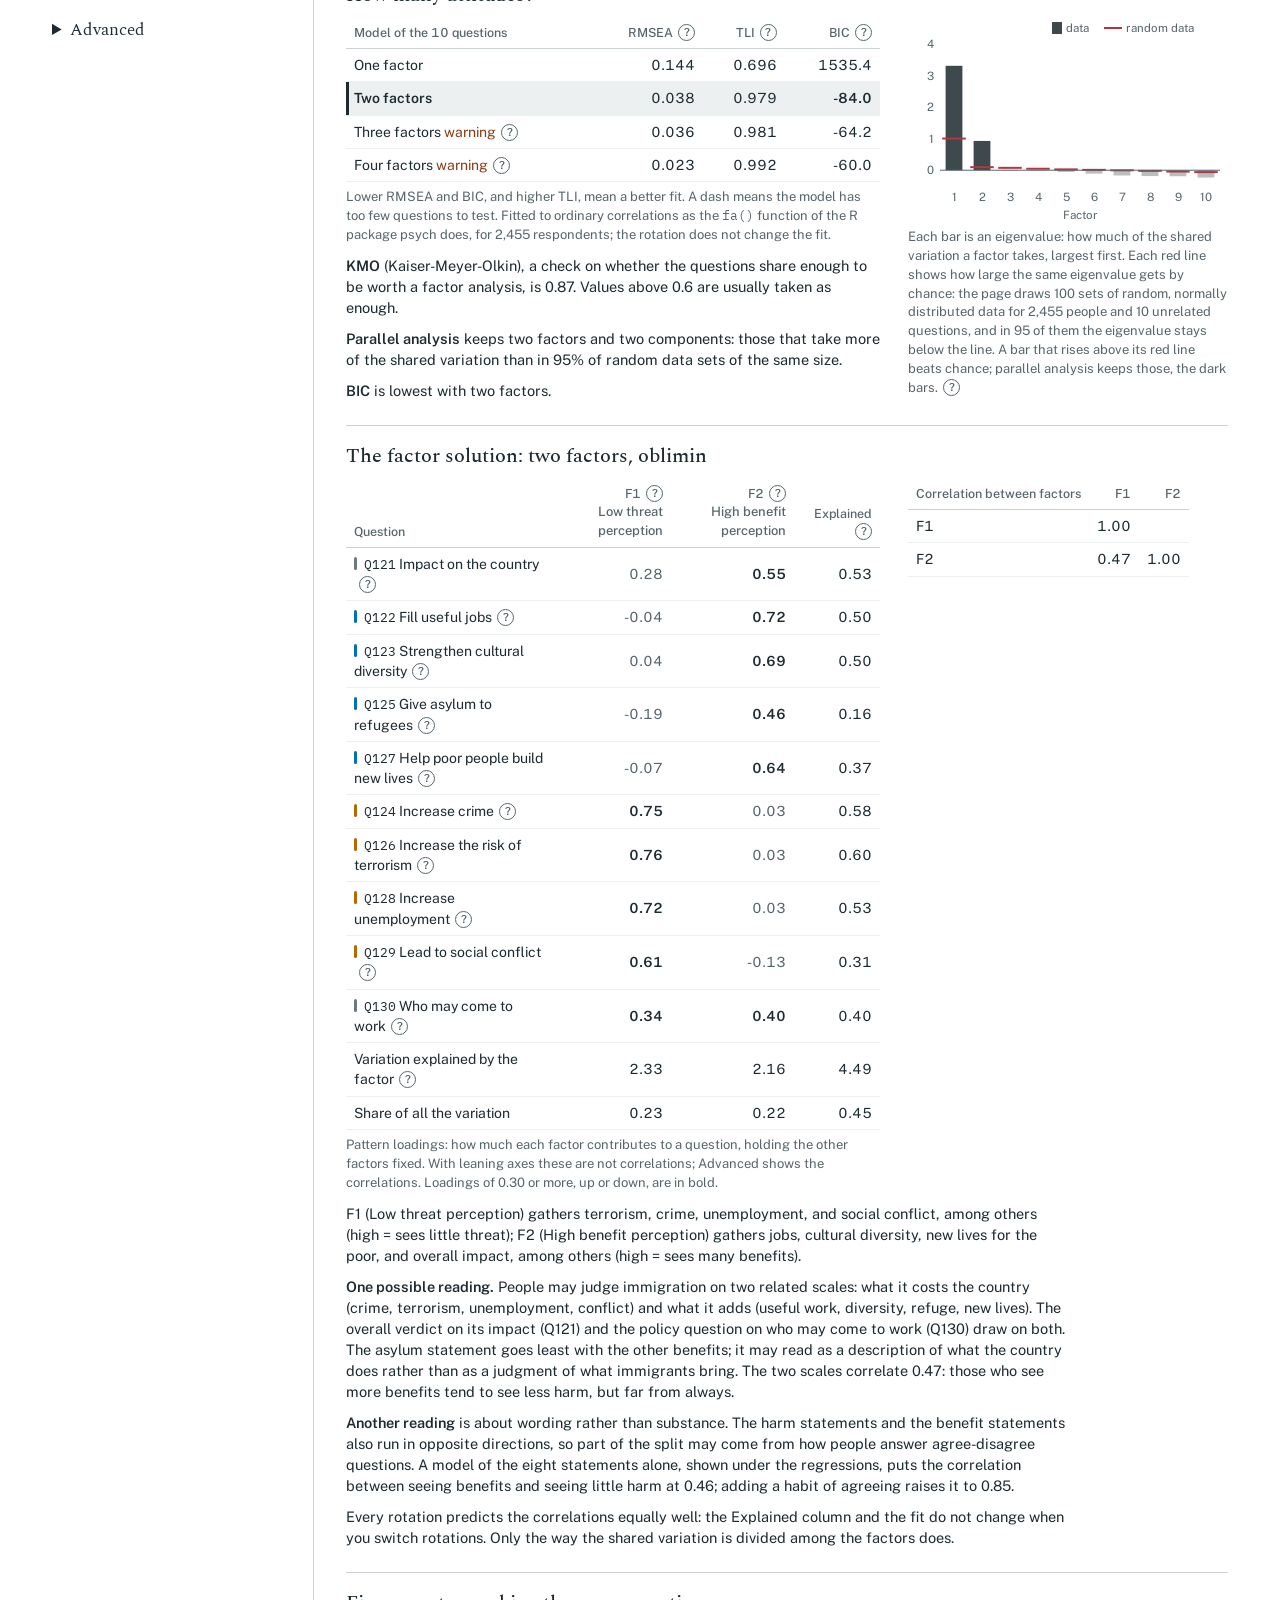
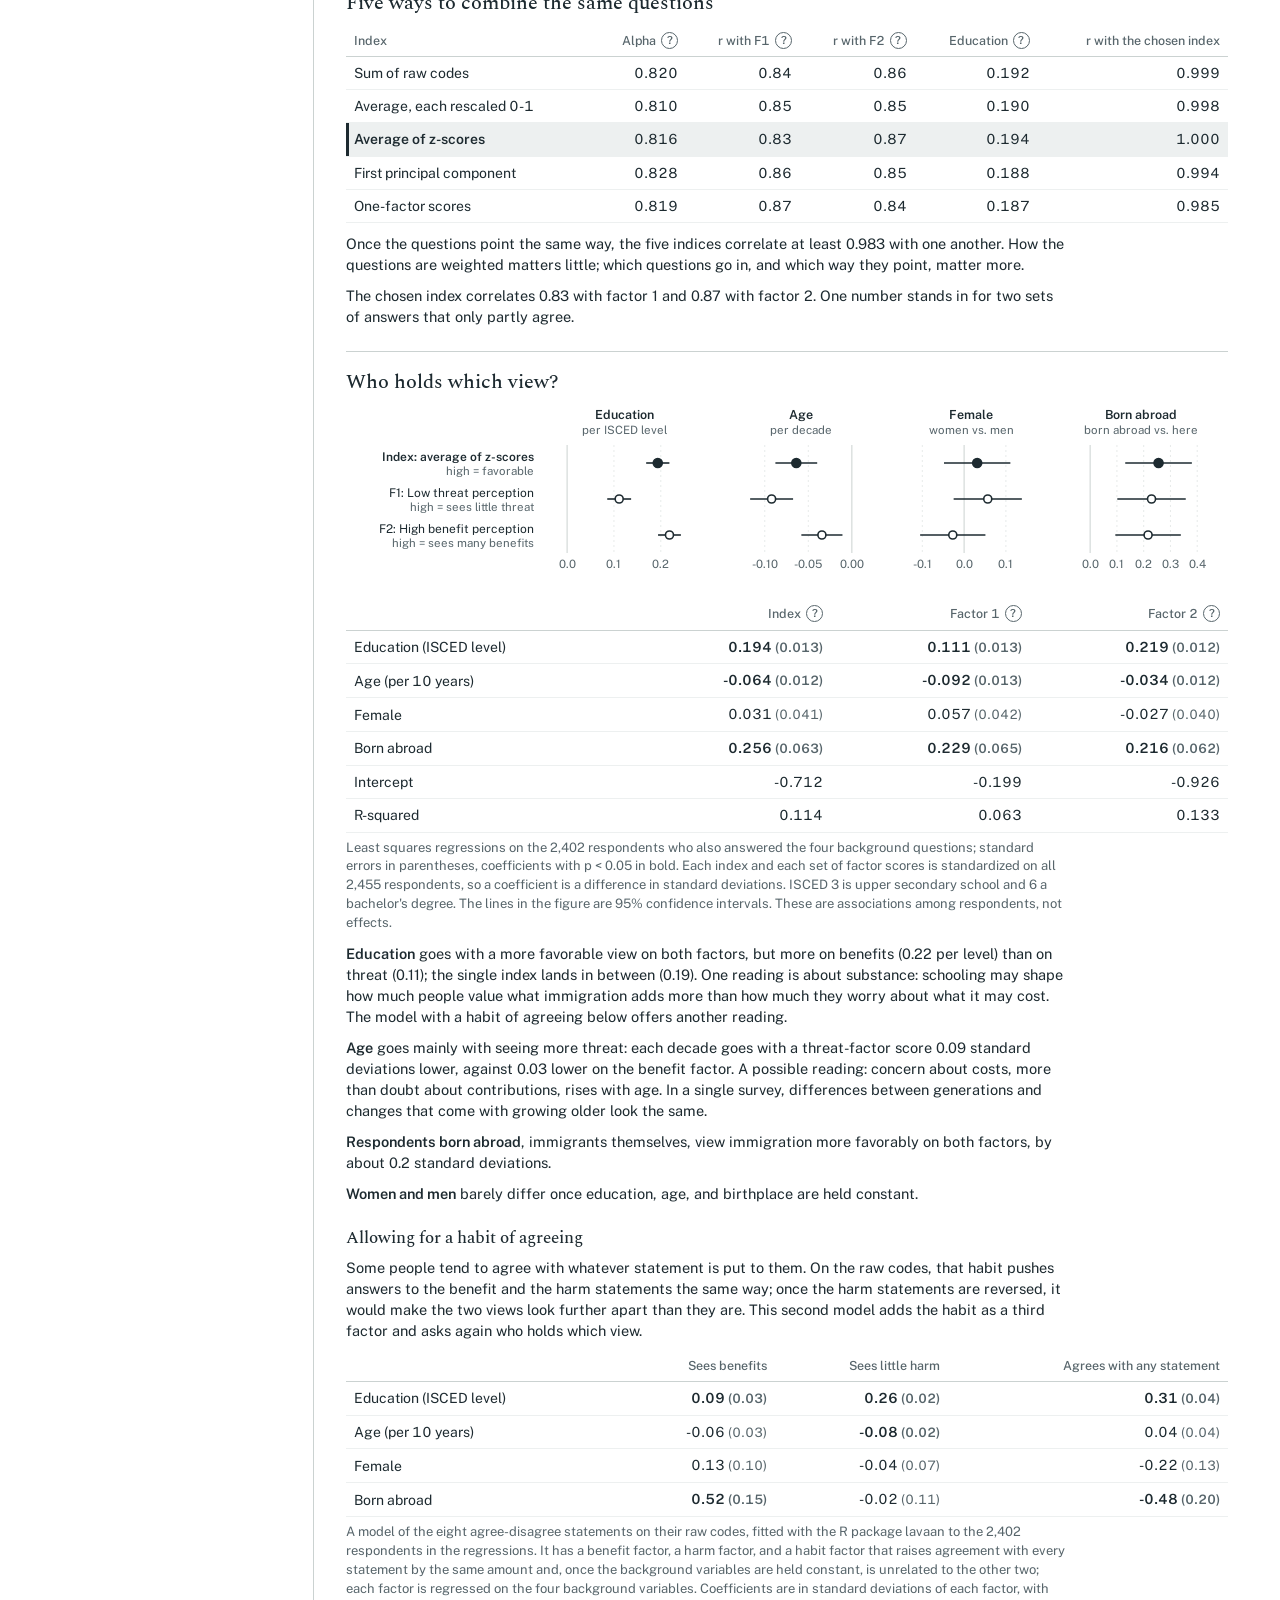
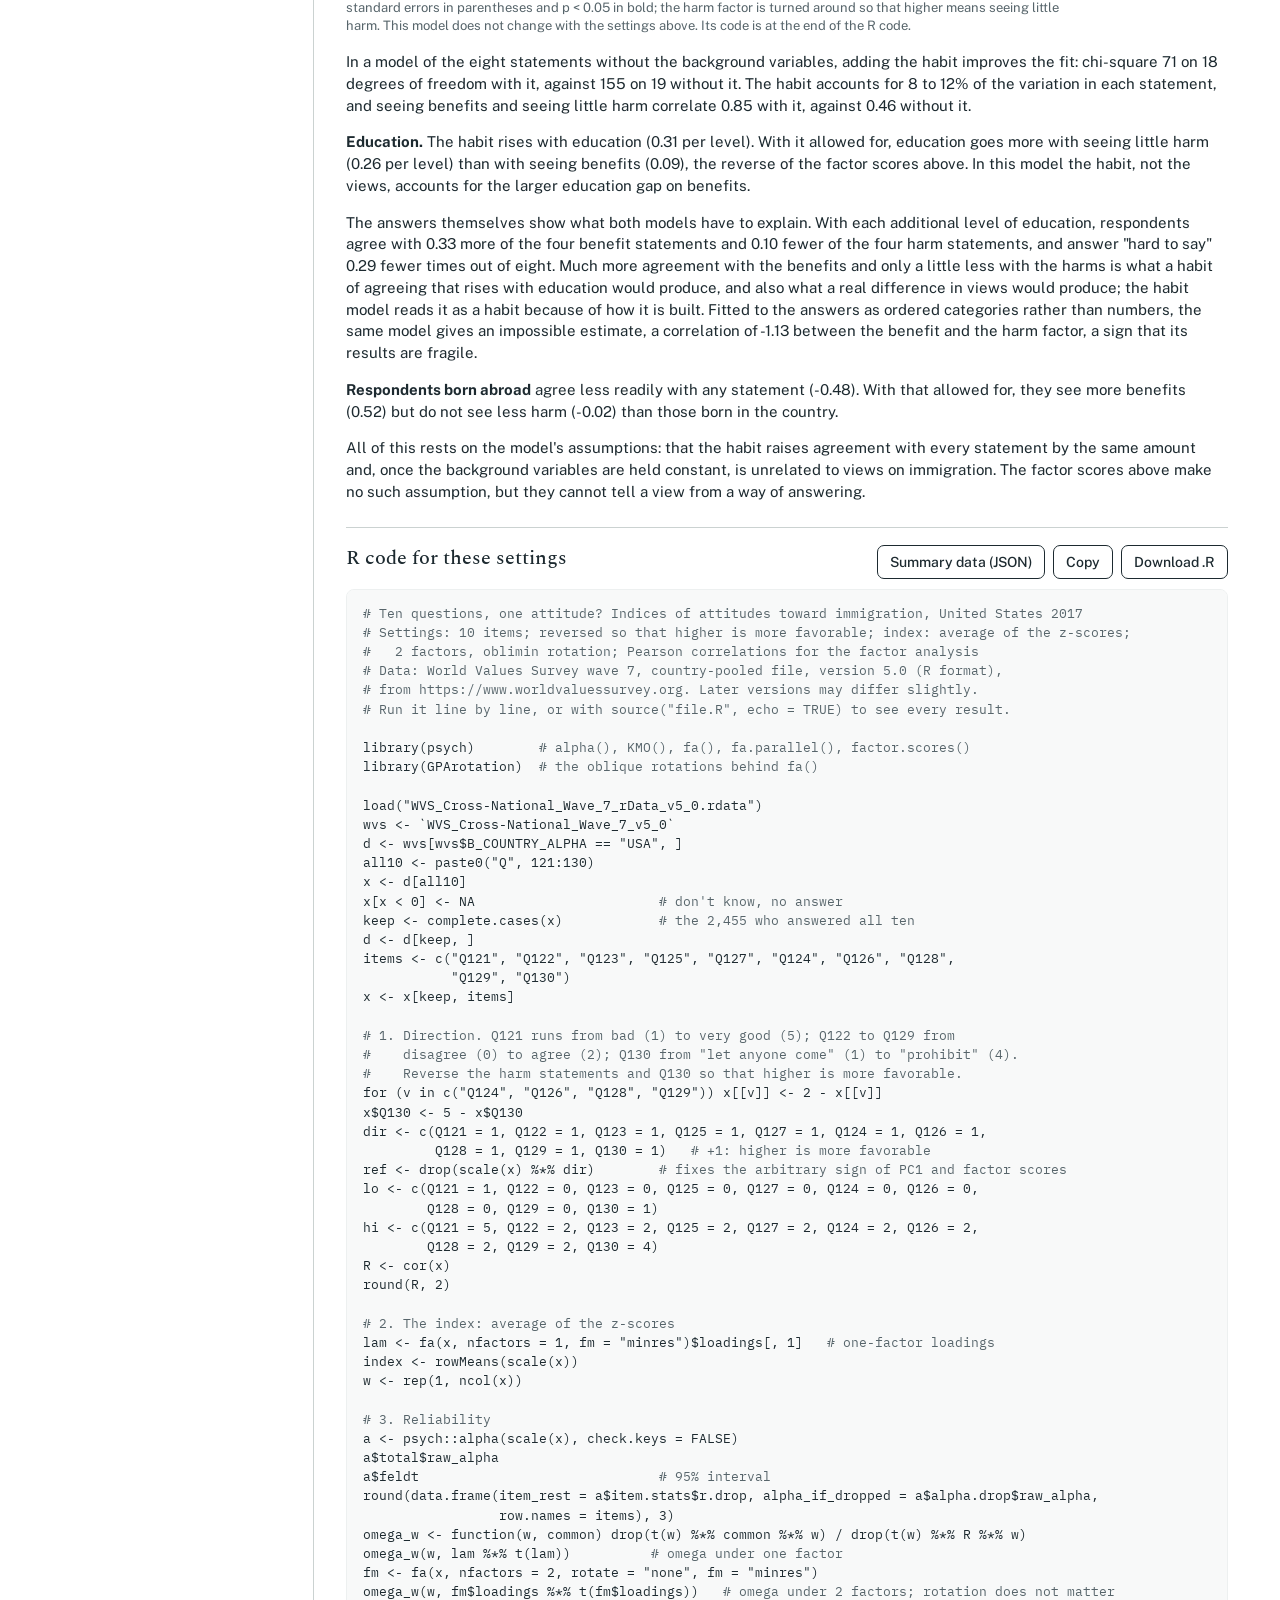
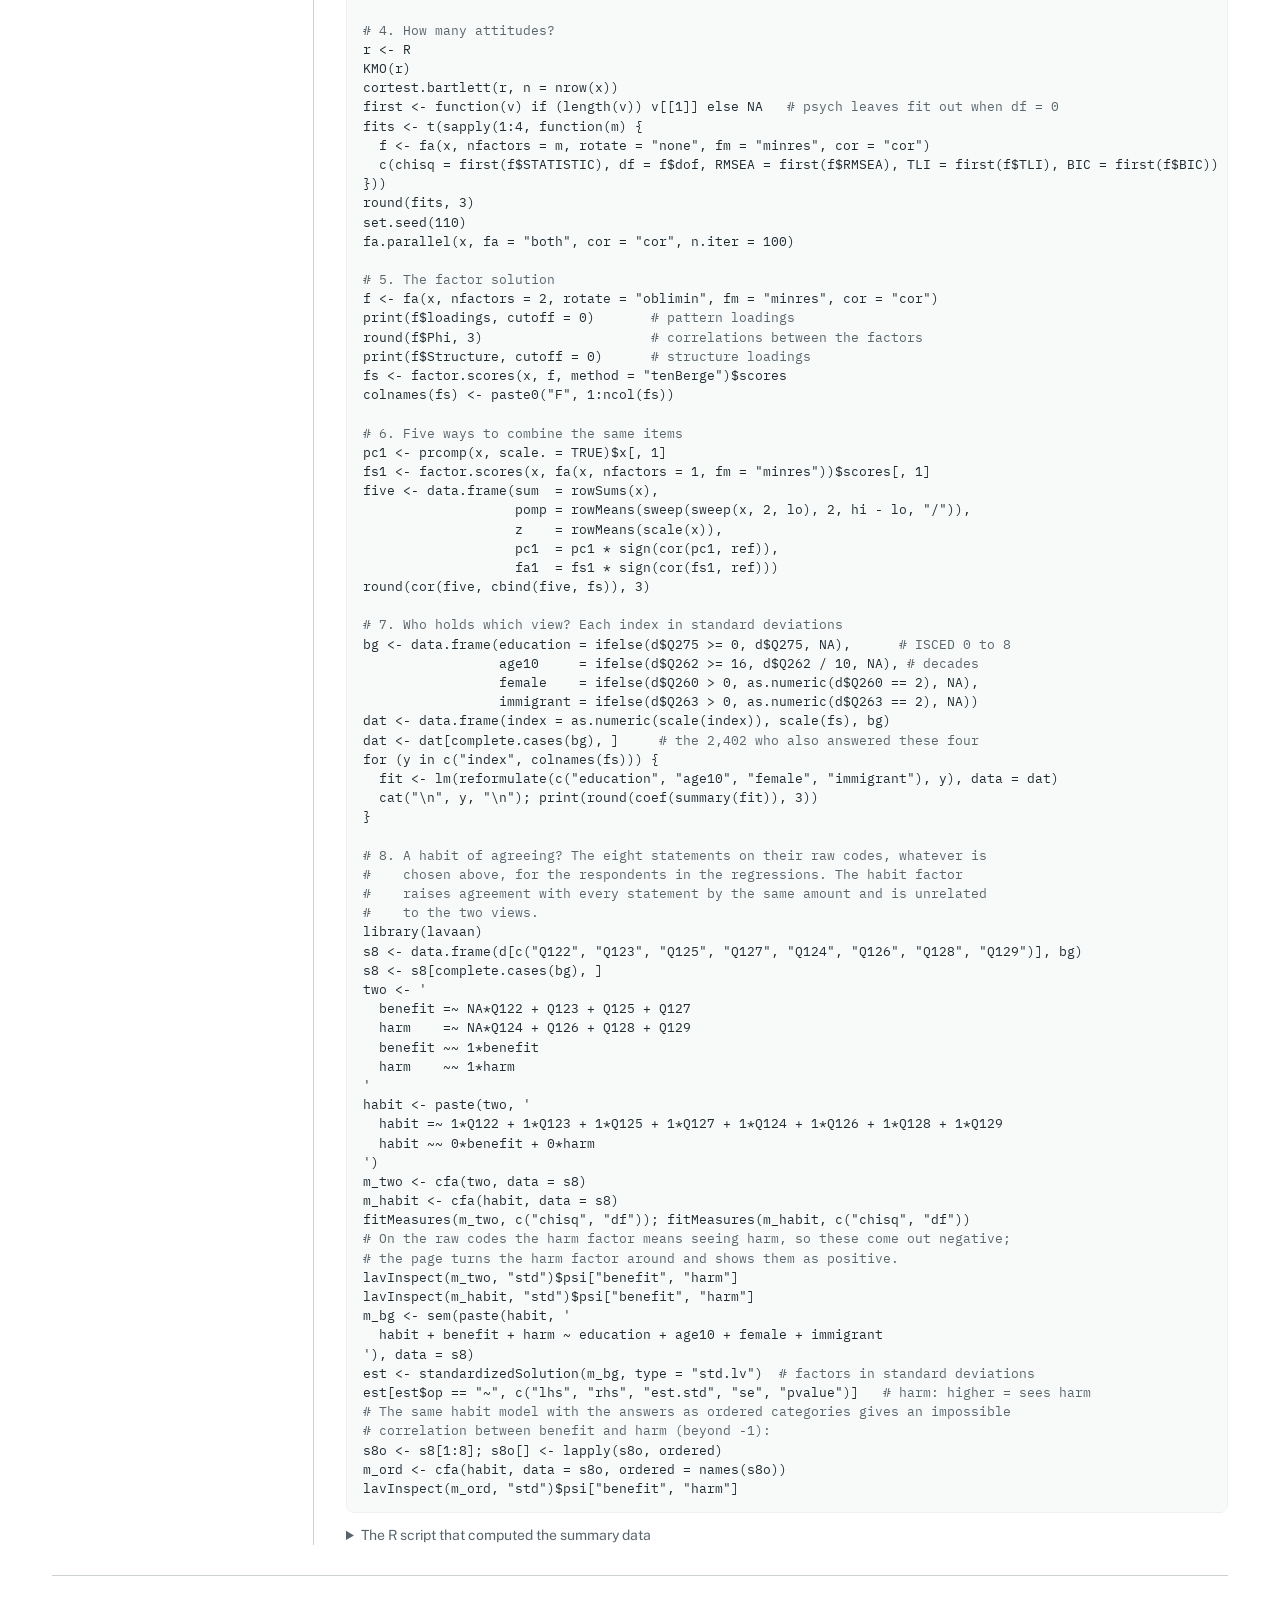
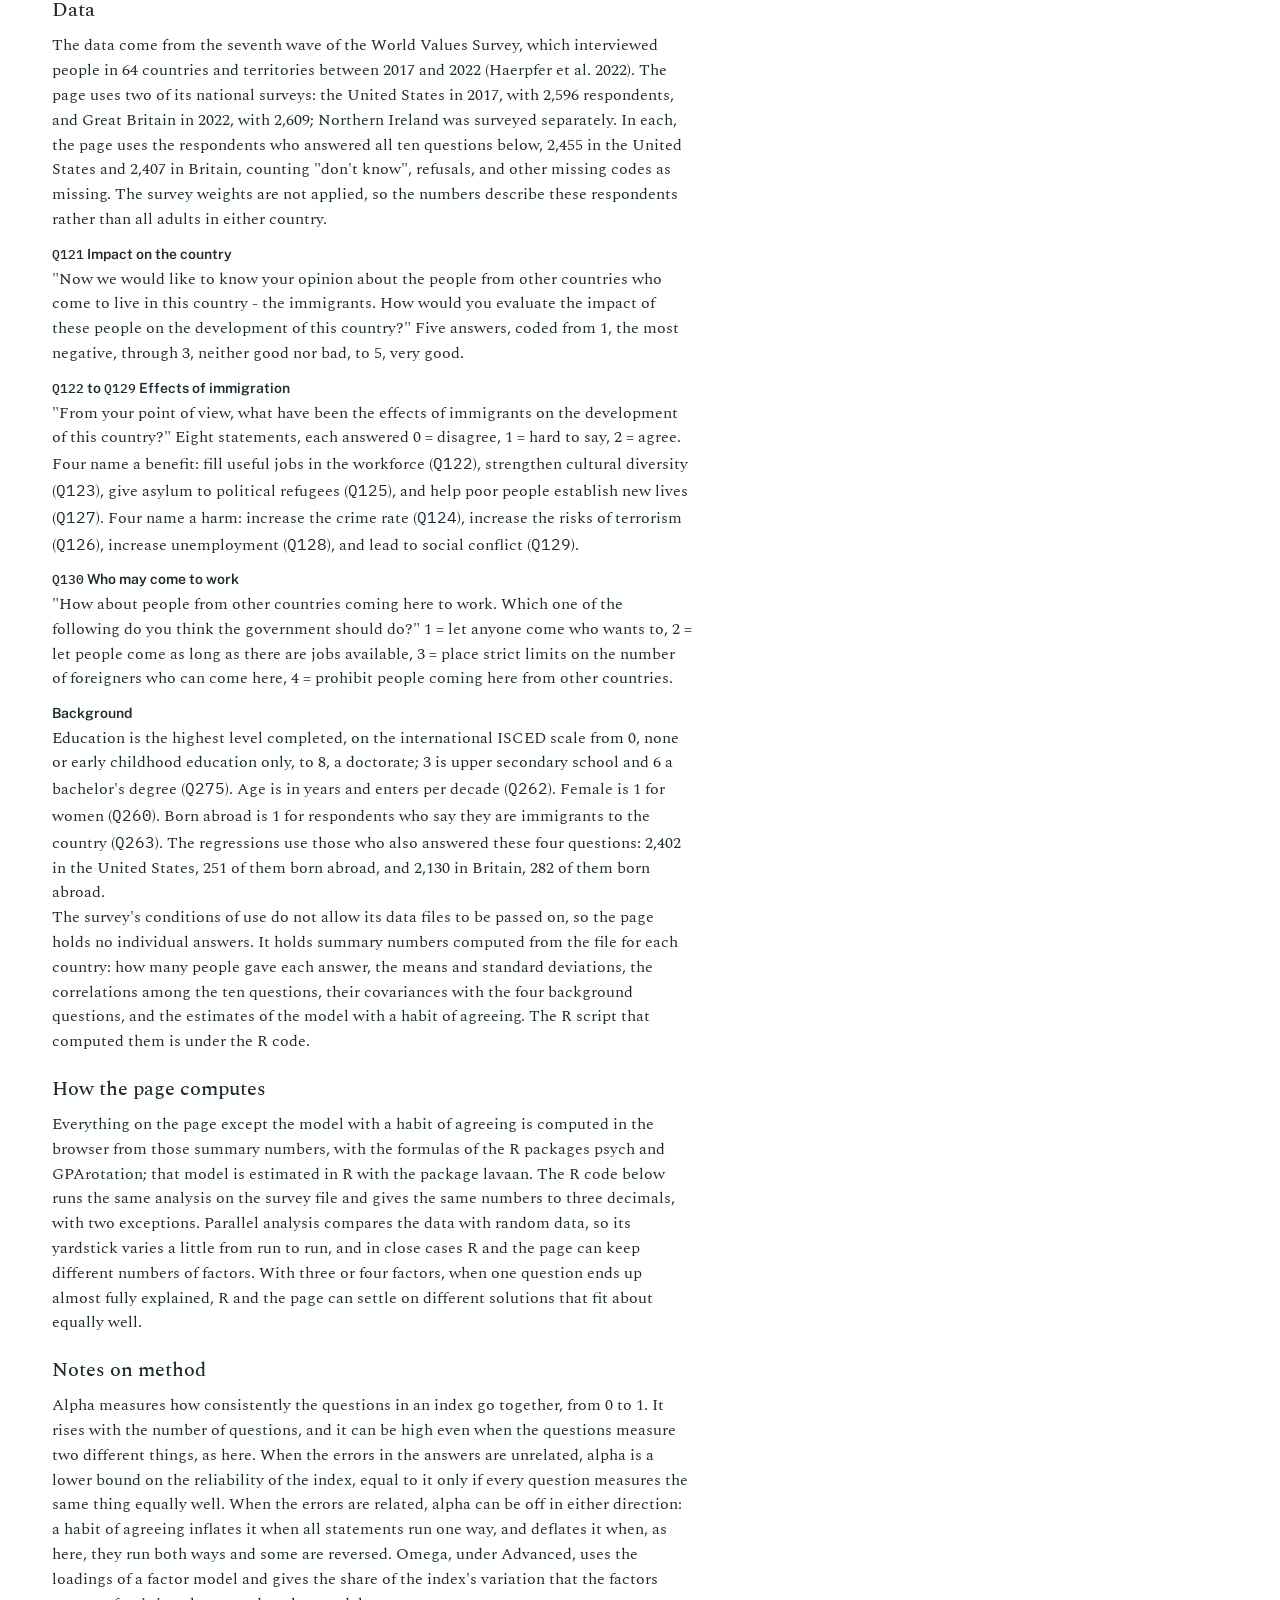
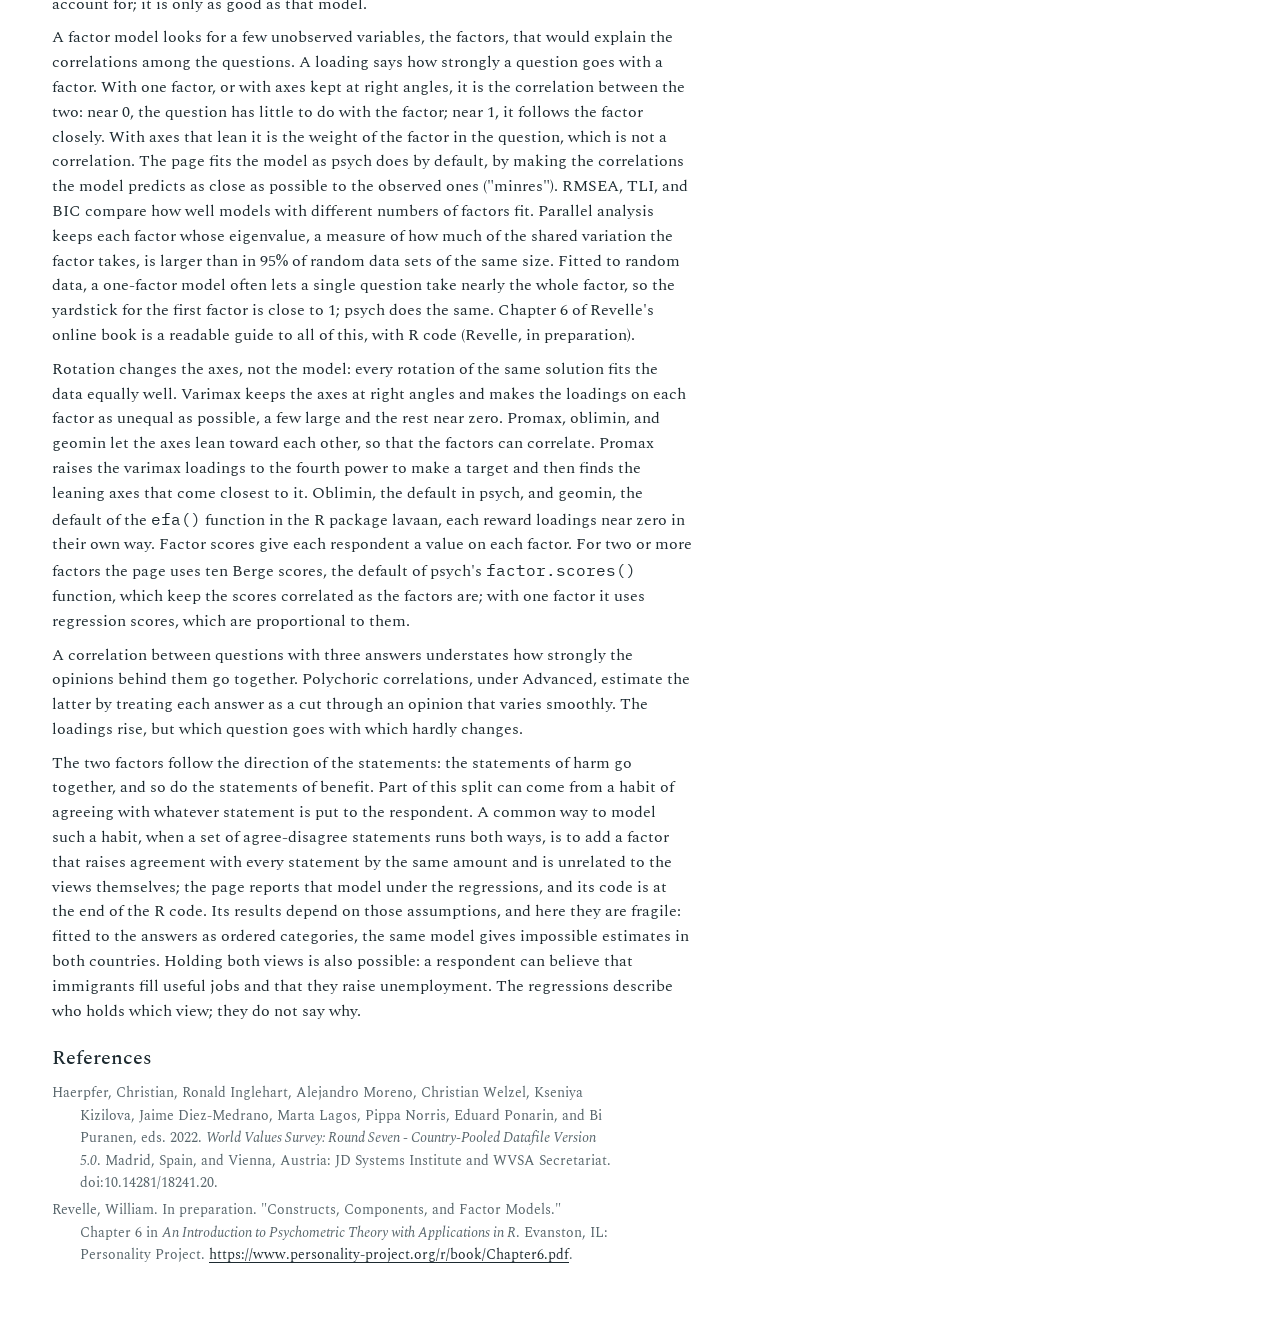
<file: immigration-attitudes/index.html>
<!DOCTYPE html>
<html lang="en">
<head>
<meta charset="utf-8">
<meta name="viewport" content="width=device-width, initial-scale=1">
<title>Ten questions, one attitude?</title>
<meta name="description" content="Build an index of views on immigration from the World Values Survey in the United States, and see what alpha, factor analysis, and rotation say about it.">
<link rel="preconnect" href="https://fonts.googleapis.com">
<link rel="preconnect" href="https://fonts.gstatic.com" crossorigin>
<link href="https://fonts.googleapis.com/css2?family=Spectral:ital,wght@0,400;0,500;1,400&family=Public+Sans:wght@400;500;600&family=IBM+Plex+Mono:wght@400;500&display=swap" rel="stylesheet">
<style>
:root {
  --paper: #FFFFFF;
  --ink: #1D2A30;
  --graphite: #57656B;
  --rule: #CBD2D1;
  --card: #F8F9F9;
  --tint: #EDF0F0;
  --neg: #B4363E;
  --good: #0072B2;
  --bad: #B26B00;
  --gen: #6B7A80;
  --warn: #8A3B12;
  --track: #7F8B8B;
  --serif: "Spectral", "Iowan Old Style", "Palatino Linotype", Georgia, serif;
  --sans: "Public Sans", system-ui, -apple-system, "Segoe UI", sans-serif;
  --mono: "IBM Plex Mono", ui-monospace, SFMono-Regular, Menlo, Consolas, monospace;
  color-scheme: light;
}
@media (prefers-color-scheme: dark) {
  :root {
    --paper: #141B1F;
    --ink: #E3E9EB;
    --graphite: #A2AFB4;
    --rule: #3A474D;
    --card: #1A2327;
    --tint: #243035;
    --neg: #E26D72;
    --good: #5AAEE6;
    --bad: #E0A23C;
    --gen: #95A3A9;
    --warn: #F0A070;
    --track: #66757B;
    color-scheme: dark;
  }
}
* { box-sizing: border-box; }
html, body { margin: 0; background: var(--paper); color: var(--ink); }
body { font-family: var(--sans); font-size: 15px; line-height: 1.45; }
.wrap { max-width: 1240px; margin: 0 auto; padding: 22px 32px 56px; }
header h1 { font-family: var(--serif); font-weight: 500; font-size: 34px; line-height: 1.12; margin: 0 0 6px; }
header .sub { font-family: var(--serif); font-size: 17px; line-height: 1.5; color: var(--graphite); margin: 0; max-width: 80ch; }
details.intro { margin-top: 8px; max-width: 82ch; }
details.intro summary { cursor: pointer; color: var(--graphite); font-size: 14px; }
details.intro ul { margin: 8px 0 0; padding-left: 1.2em; font-size: 14.5px; line-height: 1.5; }
details.intro li { margin-bottom: 6px; }
.main { display: grid; grid-template-columns: 262px minmax(0, 1fr); gap: 0 32px; margin-top: 20px; }
.controls { border-right: 1px solid var(--rule); padding: 2px 24px 0 0; }
.controls h2 { font-family: var(--serif); font-weight: 500; font-size: 17px; margin: 0 0 10px; }
.controls > div + div { margin-top: 8px; }
.field { margin-bottom: 16px; }
.hint { font-size: 13px; color: var(--graphite); margin: 7px 0 0; }
.hint.warn { color: var(--warn); }
.label-row { display: flex; justify-content: space-between; align-items: baseline; gap: 8px; margin-bottom: 4px; }
.label-row .name { font-size: 14.5px; }
.label-row output { font-variant-numeric: tabular-nums; font-weight: 600; font-size: 14.5px; }
select { font: inherit; font-size: 14.5px; width: 100%; padding: 6px 8px; border: 1px solid var(--ink); border-radius: 7px; background: var(--paper); color: var(--ink); }
select:focus-visible { outline: 2px solid var(--ink); outline-offset: 2px; }
.seg { display: flex; border: 1px solid var(--ink); border-radius: 7px; overflow: hidden; flex-direction: column; }
.seg.row { flex-direction: row; }
.seg label { position: relative; flex: 1; }
.seg input { position: absolute; opacity: 0; inset: 0; margin: 0; cursor: pointer; }
.seg span { display: block; padding: 7px 12px; font-size: 14.5px; border-top: 1px solid var(--ink); cursor: pointer; user-select: none; }
.seg.row span { border-top: 0; border-left: 1px solid var(--ink); text-align: center; padding: 7px 6px; }
.seg label:first-child span { border-top: 0; border-left: 0; }
.seg input:checked + span { background: var(--ink); color: var(--paper); }
.seg input:focus-visible + span { outline: 2px solid var(--ink); outline-offset: -4px; }
.seg input:checked:focus-visible + span { outline-color: var(--paper); }
.seg input:disabled + span { color: var(--rule); cursor: not-allowed; }
.seg.small span { font-size: 13.5px; padding: 5px 8px; }
.toggle { display: flex; align-items: center; gap: 10px; cursor: pointer; user-select: none; font-size: 14.5px; }
.toggle input { position: absolute; opacity: 0; width: 1px; height: 1px; }
.toggle .track { width: 38px; height: 22px; border-radius: 11px; background: var(--track); position: relative; transition: background 0.18s; flex: none; }
.toggle .track::after { content: ""; position: absolute; top: 3px; left: 3px; width: 16px; height: 16px; border-radius: 50%; background: var(--paper); transition: transform 0.18s; }
.toggle input:checked + .track { background: var(--ink); }
.toggle input:checked + .track::after { transform: translateX(16px); }
.toggle input:focus-visible + .track { outline: 2px solid var(--ink); outline-offset: 2px; }
input[type=range] { -webkit-appearance: none; appearance: none; width: 100%; height: 22px; background: transparent; margin: 0; }
input[type=range]::-webkit-slider-runnable-track { height: 4px; border-radius: 2px; background: var(--track); }
input[type=range]::-webkit-slider-thumb { -webkit-appearance: none; width: 18px; height: 18px; border-radius: 50%; background: var(--paper); border: 2px solid var(--ink); margin-top: -7px; cursor: pointer; }
input[type=range]::-moz-range-track { height: 4px; border-radius: 2px; background: var(--track); }
input[type=range]::-moz-range-thumb { width: 14px; height: 14px; border-radius: 50%; background: var(--paper); border: 2px solid var(--ink); cursor: pointer; }
input[type=range]:focus-visible { outline: 2px solid var(--ink); outline-offset: 3px; border-radius: 4px; }
button { font: inherit; font-weight: 500; border-radius: 7px; padding: 6px 12px; cursor: pointer; border: 1px solid var(--ink); background: transparent; color: var(--ink); font-size: 14px; }
button:focus-visible { outline: 2px solid var(--ink); outline-offset: 2px; }
code, pre { font-family: var(--mono); }
[hidden] { display: none !important; }
details.adv { margin-top: 4px; }
.advrow { display: flex; align-items: center; gap: 4px; }
details.adv summary { cursor: pointer; font-family: var(--serif); font-size: 17px; margin-bottom: 10px; }

.famhead { font-size: 13px; color: var(--graphite); margin: 10px 0 5px; display: flex; align-items: center; gap: 7px; }
.famhead:first-child { margin-top: 0; }
.famhead i { width: 3px; height: 13px; border-radius: 2px; display: inline-block; flex: none; }
ul.itemlist { list-style: none; margin: 0; padding: 0; }
ul.itemlist li { margin: 0 0 3px; display: flex; align-items: flex-start; gap: 4px; }
ul.itemlist li label { flex: 1; }
ul.itemlist li .tip { margin-top: 1px; }
ul.itemlist label { display: flex; gap: 8px; align-items: baseline; cursor: pointer; font-size: 14px; line-height: 1.3; }
ul.itemlist input { accent-color: var(--ink); margin: 0; width: 15px; height: 15px; flex: none; transform: translateY(2px); }
ul.itemlist code { font-size: 12.5px; }
ul.itemlist .lbl { color: var(--graphite); }

.tip { display: inline-flex; align-items: center; justify-content: center; width: 17px; height: 17px; border-radius: 50%; border: 1px solid var(--graphite); color: var(--graphite);
  font: 600 11px/1 var(--sans); cursor: help; vertical-align: 1px; margin-left: 5px; background: transparent; padding: 0; flex: none; }
.tip:focus-visible { outline: 2px solid var(--ink); outline-offset: 2px; }
#tipbox { position: absolute; z-index: 50; background: var(--ink); color: var(--paper); font: 400 13px/1.45 var(--sans); padding: 8px 11px; border-radius: 7px; box-shadow: 0 4px 14px rgba(0, 0, 0, 0.25); }

.figs { display: flex; flex-wrap: wrap; gap: 18px 28px; align-items: flex-start; }
.figs figure { margin: 0; max-width: 100%; }
.figs svg, .block svg { display: block; max-width: 100%; height: auto; }
.figs figcaption { font-size: 13px; color: var(--graphite); margin-top: 6px; max-width: 64ch; }
.result { display: grid; grid-template-columns: repeat(3, minmax(0, 1fr)); gap: 10px 22px; margin: 16px 0 0; padding: 12px 16px; background: var(--card); border: 1px solid var(--tint); border-radius: 8px; }
.stat .lab { display: flex; align-items: center; font-size: 13.5px; color: var(--graphite); }
.stat .big { display: block; font-family: var(--serif); font-size: 26px; line-height: 1.2; font-variant-numeric: tabular-nums; }
.stat .small { display: block; font-size: 13px; color: var(--graphite); font-variant-numeric: tabular-nums; }
.verdict { margin: 12px 0 0; padding: 2px 0 2px 14px; border-left: 3px solid var(--ink); font-size: 15px; max-width: 86ch; }

h2.sec { font-family: var(--serif); font-weight: 500; font-size: 20px; margin: 0 0 8px; display: flex; align-items: center; }
section.block { margin-top: 24px; padding-top: 16px; border-top: 1px solid var(--rule); }
.tblwrap { overflow-x: auto; }
table.cmp { border-collapse: collapse; width: 100%; font-size: 14px; font-variant-numeric: tabular-nums; }
table.cmp th, table.cmp td { padding: 6px 8px; text-align: right; border-bottom: 1px solid var(--tint); white-space: nowrap; }
table.cmp thead th { white-space: normal; font-weight: 500; color: var(--graphite); font-size: 12.5px; border-bottom: 1px solid var(--rule); vertical-align: bottom; }
table.cmp th:first-child, table.cmp td:first-child { text-align: left; white-space: normal; }
table.cmp tr.cur td { background: var(--tint); }
table.cmp tr.cur td:first-child { box-shadow: inset 3px 0 0 var(--ink); font-weight: 600; }
table.cmp td.warn { color: var(--warn); font-weight: 600; }
table.cmp td.strong { font-weight: 600; }
table.cmp td.faint { color: var(--graphite); }
table.cmp td code { font-size: 12.5px; }
table.cmp .fam { display: inline-block; width: 3px; height: 13px; border-radius: 2px; margin-right: 7px; vertical-align: -1px; }
table.cmp td.dist { padding-top: 4px; padding-bottom: 4px; }
.cap { font-size: 13px; color: var(--graphite); margin: 6px 0 0; max-width: 90ch; }
.dimgrid { display: grid; grid-template-columns: minmax(0, 1fr) 320px; gap: 8px 28px; align-items: start; }
.lines p { margin: 10px 0 0; font-size: 14.5px; max-width: 80ch; }
.lines b { font-weight: 600; }
.warn { color: var(--warn); }
.sechead { display: flex; justify-content: space-between; align-items: center; gap: 12px; flex-wrap: wrap; }
.code-head { display: flex; justify-content: space-between; align-items: center; gap: 12px; flex-wrap: wrap; }
.code-head .btns { display: flex; gap: 8px; align-items: center; flex-wrap: wrap; }
#copy-status { font-size: 13px; color: var(--graphite); }
pre.r { background: var(--card); color: var(--ink); border: 1px solid var(--tint); border-radius: 8px; padding: 14px 16px; font-size: 12.8px; line-height: 1.5; overflow-x: auto; margin: 8px 0 0; }
pre.r .c { color: var(--graphite); }
details.more { margin-top: 12px; }
details.more summary { cursor: pointer; color: var(--graphite); font-size: 14px; }
.about { margin-top: 30px; padding-top: 18px; border-top: 1px solid var(--rule); font-family: var(--serif); font-size: 15.5px; line-height: 1.6; }
.about p { margin: 0 0 9px; max-width: 80ch; }
.about h2.sec { margin-top: 18px; }
.about h2.sec:first-child { margin-top: 0; }
dl.items { margin: 0; max-width: 80ch; }
dl.items dt { font-family: var(--sans); font-weight: 600; font-size: 14px; margin-top: 10px; }
dl.items dt code { font-weight: 500; font-size: 13px; }
dl.items dd { margin: 2px 0 0; }
.about .src { font-size: 14px; color: var(--graphite); padding-left: 2em; text-indent: -2em; margin-bottom: 5px; }
.about a { color: var(--ink); text-underline-offset: 3px; word-break: break-all; }
h3.sub3 { font-family: var(--serif); font-weight: 500; font-size: 17px; margin: 22px 0 6px; }
p.lead3 { font-size: 14.5px; margin: 0 0 10px; max-width: 80ch; }
p.introlead { font-size: 14px; color: var(--graphite); margin: 8px 0 0; }

@media (max-width: 960px) {
  .dimgrid { grid-template-columns: minmax(0, 1fr); }
}
@media (max-width: 860px) {
  .wrap { padding: 20px 18px 40px; }
  header h1 { font-size: 29px; }
  .main { grid-template-columns: minmax(0, 1fr); }
  .controls { border-right: 0; border-bottom: 1px solid var(--rule); padding: 0 0 6px; margin-bottom: 16px; display: grid; grid-template-columns: 1fr 1fr; gap: 0 24px; }
  .controls > div + div { margin-top: 0; }
}
@media (max-width: 560px) {
  .controls { grid-template-columns: 1fr; }
  .result { grid-template-columns: 1fr; }
  table.cmp { font-size: 13px; }
  table.cmp th, table.cmp td { padding: 5px 5px; }
}
@media (prefers-reduced-motion: reduce) { .toggle .track, .toggle .track::after { transition: none; } }
</style>
</head>
<body>
<div class="wrap">
  <header>
    <h1>Ten questions, one attitude?</h1>
    <p class="sub">The World Values Survey, an international academic survey, asks the same ten questions about the effects of immigration in dozens of countries. Pick the United States, surveyed in 2017, or Great Britain, surveyed in 2022, combine the answers into one index, and see what alpha and factor analysis say about whether one number can stand for them.</p>
    <details class="intro"><summary>What to try</summary>
      <p class="introlead">The numbers below are for the United States, the country shown first.</p>
      <ul>
        <li><b>Turn off the reversal.</b> Five questions run the other way: agreeing that immigrants increase crime is the less favorable answer. Left as they are, these questions pull against the rest, and alpha falls from 0.82 to 0.35. The first principal component and the one-factor scores do not change, because they work out the direction of each question from the data.</li>
        <li><b>Compare one factor with two.</b> An alpha of 0.82 is high enough for most readers to call the ten questions one scale. Yet a model with one common factor fits poorly: its RMSEA, a measure of misfit, is 0.144, where values above 0.10 are usually called poor. Two factors fit well (0.038), and parallel analysis also keeps two. One factor gathers the four statements of harm, the other the four statements of benefit.</li>
        <li><b>Drop the asylum question.</b> It goes least with the rest (item-rest correlation 0.20), and alpha rises slightly without it, from 0.82 to 0.83. Whether it belongs in an index of views on immigration is still a question about content, not about alpha.</li>
        <li><b>Rotate.</b> Try varimax, promax, oblimin, and geomin. The fit and the share of each question that the factors explain stay the same; only the loadings change. In the loading plot the questions keep their places relative to one another; only the lines of the factors move. Varimax keeps the axes at right angles; oblimin lets them lean toward each other until they meet at 62 degrees, and the cosine of that angle, 0.47, is the correlation between the two factors. All four rotations find the same two factors.</li>
        <li><b>Ask for three factors.</b> The third factor is a single question, the statement that immigration gives asylum to political refugees (<code>Q125</code>). The model explains 99.5% of the variation in its answers, the ceiling of the fitting procedure. Survey answers always contain some error, so a factor that explains one question completely is a sign of one factor too many.</li>
        <li><b>See who holds which view.</b> With the reversal on, a high score on either factor means a favorable view: seeing little threat, or seeing many benefits. Each additional level of education goes with a score 0.22 standard deviations higher on the benefit factor and 0.11 higher on the threat factor; a bachelor's degree is three levels above a high-school diploma. The average of all ten answers lands in between, at 0.19, and hides the difference. Age works the other way round: each decade goes with seeing more threat (0.09 standard deviations) and slightly fewer benefits (0.03). Below the regressions, a model that allows for a habit of agreeing tells a different story.</li>
        <li><b>Open Advanced.</b> With omega instead of alpha, the reliability of the index depends on the factor model: 0.82 with one factor, 0.85 with two. With polychoric correlations the loadings rise, for <code>Q122</code> from 0.72 to 0.81; the benefit factor now comes first, but the regressions on the two factors barely move.</li>
        <li><b>Switch to Great Britain.</b> The ten questions split the same way, but parallel analysis and BIC both favor three factors there. The third factor, the humanitarian one, is not a single question: it gathers the statements that immigration gives asylum to political refugees and helps poor people establish new lives. In the model with a habit of agreeing, the habit shows no clear link with education in Britain, while in the United States it rises with it.</li>
      </ul>
    </details>
  </header>

  <div class="main">
    <aside class="controls">
      <div>
        <h2>The survey</h2>
        <div class="field">
          <label class="name" for="country" style="display:block;font-size:14.5px;margin-bottom:4px">Country</label>
          <select id="country"></select>
          <p class="hint" id="country-hint"></p>
        </div>
      </div>
      <div>
        <h2>The questions</h2>
        <div class="field" id="itembox"></div>
        <p class="hint" id="items-hint" aria-live="polite"></p>
        <div class="field">
          <label class="toggle"><input type="checkbox" id="rev" checked><span class="track"></span><span>Reverse the harm statements and <code>Q130</code></span></label>
          <p class="hint">So that a higher code always means a more favorable view of immigration.</p>
        </div>
      </div>
      <div>
        <h2>The index</h2>
        <div class="field">
          <div class="seg" role="radiogroup" aria-label="How to combine the questions">
            <label><input type="radio" name="method" value="sum"><span>Add up the raw codes</span></label>
            <label><input type="radio" name="method" value="pomp"><span>Rescale each to 0-1, then average</span></label>
            <label><input type="radio" name="method" value="z" checked><span>Average the z-scores</span></label>
            <label><input type="radio" name="method" value="pc"><span>First principal component</span></label>
            <label><input type="radio" name="method" value="fa"><span>One-factor scores</span></label>
          </div>
          <p class="hint" id="method-hint"></p>
        </div>
      </div>
      <div>
        <h2>The factor model</h2>
        <div class="field">
          <div class="label-row"><span class="name" id="lbl-nf">Number of factors</span></div>
          <div class="seg row" role="radiogroup" aria-labelledby="lbl-nf" id="nfbox">
            <label><input type="radio" name="nf" value="1"><span>1</span></label>
            <label><input type="radio" name="nf" value="2" checked><span>2</span></label>
            <label><input type="radio" name="nf" value="3"><span>3</span></label>
            <label><input type="radio" name="nf" value="4"><span>4</span></label>
          </div>
        </div>
        <div class="field">
          <div class="label-row"><span class="name" id="lbl-rot">Rotation</span></div>
          <div class="seg" role="radiogroup" aria-labelledby="lbl-rot" id="rotbox">
            <label><input type="radio" name="rot" value="varimax"><span>Varimax, axes at right angles</span></label>
            <label><input type="radio" name="rot" value="promax"><span>Promax, axes may lean</span></label>
            <label><input type="radio" name="rot" value="oblimin" checked><span>Oblimin, axes may lean</span></label>
            <label><input type="radio" name="rot" value="geomin"><span>Geomin, axes may lean</span></label>
          </div>
          <p class="hint" id="rot-hint"></p>
        </div>
      </div>
      <div>
        <details class="adv"><summary>Advanced</summary>
          <div class="field">
            <div class="advrow"><label class="toggle"><input type="checkbox" id="omega"><span class="track"></span><span>Omega instead of alpha</span></label><button class="tip" type="button" aria-label="Explain: omega" data-tip="Alpha treats every question as an equally good measure of one thing. Omega drops that assumption: it takes the loadings of the factor model chosen above and reports the share of the index's variation that comes from what the questions have in common. It therefore changes with the number of factors.">?</button></div>
            <p class="hint">A measure of reliability that uses the factor model.</p>
          </div>
          <div class="field">
            <div class="advrow"><label class="toggle"><input type="checkbox" id="poly"><span class="track"></span><span>Polychoric correlations</span></label><button class="tip" type="button" aria-label="Explain: polychoric correlations" data-tip="With only a few answers per question, three for most of these, an ordinary correlation understates how closely two opinions go together, because the answers are coarse. A polychoric correlation estimates the correlation between the opinions behind the answers, assuming each opinion varies smoothly and is cut into the few answer categories. Only the factor analysis uses it; alpha and the indices use the answers as they are.">?</button></div>
            <p class="hint">For the factor analysis only.</p>
          </div>
          <div class="field">
            <div class="advrow"><label class="toggle"><input type="checkbox" id="pcpa"><span class="track"></span><span>Count components</span></label><button class="tip" type="button" aria-label="Explain: count components" data-tip="Parallel analysis can count two kinds of dimensions. Factors describe only the variation the questions share. Principal components describe all of it, including what is particular to each question. With this switch on, the chart and the count use components, as the original version of parallel analysis did.">?</button></div>
            <p class="hint">In parallel analysis, instead of factors.</p>
          </div>
          <div class="field">
            <div class="advrow"><label class="toggle"><input type="checkbox" id="structure"><span class="track"></span><span>Structure loadings</span></label><button class="tip" type="button" aria-label="Explain: structure loadings" data-tip="When the factors correlate, as with promax, oblimin, and geomin, a loading can mean two things. Pattern loadings, shown by default, say how much a factor contributes to a question with the other factor held fixed. Structure loadings are the plain correlations between the question and each factor. They are usually larger, because correlated factors share credit for the same answers; a question that loads negatively on the other factor can have a smaller one.">?</button></div>
            <p class="hint">Correlations of questions with factors.</p>
          </div>
        </details>
      </div>
    </aside>

    <main>
      <div class="figs">
        <figure><div id="matrix" role="img"></div><figcaption id="matrix-cap"></figcaption></figure>
        <figure><div id="loadplot" role="img"></div><figcaption id="loadplot-cap"></figcaption></figure>
      </div>
      <div class="result" id="result" aria-live="polite"></div>
      <p class="verdict" id="verdict"></p>

      <section class="block">
        <h2 class="sec">Question by question</h2>
        <div class="tblwrap" id="itemtbl"></div>
        <p class="cap" id="itemcap"></p>
      </section>

      <section class="block">
        <h2 class="sec">How many attitudes?</h2>
        <div class="dimgrid">
          <div><div class="tblwrap" id="dimtbl"></div><div class="lines" id="dimlines"></div></div>
          <figure style="margin:0"><div id="scree" role="img"></div><figcaption class="cap" id="scree-cap"></figcaption></figure>
        </div>
      </section>

      <section class="block">
        <h2 class="sec" id="sol-title">The factor solution</h2>
        <div class="dimgrid">
          <div><div class="tblwrap" id="soltbl"></div><p class="cap" id="solcap"></p></div>
          <div><div id="phibox"></div><figure style="margin:12px 0 0" id="vmfig"><div id="vmcurve" role="img"></div><figcaption class="cap" id="vmcap"></figcaption></figure></div>
        </div>
        <div class="lines" id="sollines"></div>
      </section>

      <section class="block">
        <h2 class="sec">Five ways to combine the same questions</h2>
        <div class="tblwrap" id="fivetbl"></div>
        <div class="lines" id="fivelines"></div>
      </section>

      <section class="block">
        <h2 class="sec">Who holds which view?</h2>
        <div id="regfig" role="img"></div>
        <div class="tblwrap" id="regtbl" style="margin-top:12px"></div>
        <p class="cap" id="regcap"></p>
        <div class="lines" id="reginterp"></div>
        <div id="habitbox"></div>
      </section>

      <section class="block">
        <div class="code-head">
          <h2 class="sec">R code for these settings</h2>
          <div class="btns"><span id="copy-status" aria-live="polite"></span><button id="json">Summary data (JSON)</button><button id="copy">Copy</button><button id="dl">Download .R</button></div>
        </div>
        <pre class="r"><code id="rcode"></code></pre>
        <details class="more"><summary>The R script that computed the summary data</summary><pre class="r"><code id="buildcode"></code></pre></details>
      </section>
    </main>
  </div>

  <section class="about">
    <h2 class="sec">Data</h2>
    <p>The data come from the seventh wave of the World Values Survey, which interviewed people in 64 countries and territories between 2017 and 2022 (Haerpfer et al. 2022). The page uses two of its national surveys: the United States in 2017, with 2,596 respondents, and Great Britain in 2022, with 2,609; Northern Ireland was surveyed separately. In each, the page uses the respondents who answered all ten questions below, 2,455 in the United States and 2,407 in Britain, counting "don't know", refusals, and other missing codes as missing. The survey weights are not applied, so the numbers describe these respondents rather than all adults in either country.</p>
    <dl class="items">
      <dt><code>Q121</code> Impact on the country</dt>
      <dd>"Now we would like to know your opinion about the people from other countries who come to live in this country - the immigrants. How would you evaluate the impact of these people on the development of this country?" Five answers, coded from 1, the most negative, through 3, neither good nor bad, to 5, very good.</dd>
      <dt><code>Q122</code> to <code>Q129</code> Effects of immigration</dt>
      <dd>"From your point of view, what have been the effects of immigrants on the development of this country?" Eight statements, each answered 0 = disagree, 1 = hard to say, 2 = agree. Four name a benefit: fill useful jobs in the workforce (<code>Q122</code>), strengthen cultural diversity (<code>Q123</code>), give asylum to political refugees (<code>Q125</code>), and help poor people establish new lives (<code>Q127</code>). Four name a harm: increase the crime rate (<code>Q124</code>), increase the risks of terrorism (<code>Q126</code>), increase unemployment (<code>Q128</code>), and lead to social conflict (<code>Q129</code>).</dd>
      <dt><code>Q130</code> Who may come to work</dt>
      <dd>"How about people from other countries coming here to work. Which one of the following do you think the government should do?" 1 = let anyone come who wants to, 2 = let people come as long as there are jobs available, 3 = place strict limits on the number of foreigners who can come here, 4 = prohibit people coming here from other countries.</dd>
      <dt>Background</dt>
      <dd>Education is the highest level completed, on the international ISCED scale from 0, none or early childhood education only, to 8, a doctorate; 3 is upper secondary school and 6 a bachelor's degree (<code>Q275</code>). Age is in years and enters per decade (<code>Q262</code>). Female is 1 for women (<code>Q260</code>). Born abroad is 1 for respondents who say they are immigrants to the country (<code>Q263</code>). The regressions use those who also answered these four questions: 2,402 in the United States, 251 of them born abroad, and 2,130 in Britain, 282 of them born abroad.</dd>
    </dl>
    <p>The survey's conditions of use do not allow its data files to be passed on, so the page holds no individual answers. It holds summary numbers computed from the file for each country: how many people gave each answer, the means and standard deviations, the correlations among the ten questions, their covariances with the four background questions, and the estimates of the model with a habit of agreeing. The R script that computed them is under the R code.</p>

    <h2 class="sec">How the page computes</h2>
    <p>Everything on the page except the model with a habit of agreeing is computed in the browser from those summary numbers, with the formulas of the R packages psych and GPArotation; that model is estimated in R with the package lavaan. The R code below runs the same analysis on the survey file and gives the same numbers to three decimals, with two exceptions. Parallel analysis compares the data with random data, so its yardstick varies a little from run to run, and in close cases R and the page can keep different numbers of factors. With three or four factors, when one question ends up almost fully explained, R and the page can settle on different solutions that fit about equally well.</p>

    <h2 class="sec">Notes on method</h2>
    <p>Alpha measures how consistently the questions in an index go together, from 0 to 1. It rises with the number of questions, and it can be high even when the questions measure two different things, as here. When the errors in the answers are unrelated, alpha is a lower bound on the reliability of the index, equal to it only if every question measures the same thing equally well. When the errors are related, alpha can be off in either direction: a habit of agreeing inflates it when all statements run one way, and deflates it when, as here, they run both ways and some are reversed. Omega, under Advanced, uses the loadings of a factor model and gives the share of the index's variation that the factors account for; it is only as good as that model.</p>
    <p>A factor model looks for a few unobserved variables, the factors, that would explain the correlations among the questions. A loading says how strongly a question goes with a factor. With one factor, or with axes kept at right angles, it is the correlation between the two: near 0, the question has little to do with the factor; near 1, it follows the factor closely. With axes that lean it is the weight of the factor in the question, which is not a correlation. The page fits the model as psych does by default, by making the correlations the model predicts as close as possible to the observed ones ("minres"). RMSEA, TLI, and BIC compare how well models with different numbers of factors fit. Parallel analysis keeps each factor whose eigenvalue, a measure of how much of the shared variation the factor takes, is larger than in 95% of random data sets of the same size. Fitted to random data, a one-factor model often lets a single question take nearly the whole factor, so the yardstick for the first factor is close to 1; psych does the same. Chapter 6 of Revelle's online book is a readable guide to all of this, with R code (Revelle, in preparation).</p>
    <p>Rotation changes the axes, not the model: every rotation of the same solution fits the data equally well. Varimax keeps the axes at right angles and makes the loadings on each factor as unequal as possible, a few large and the rest near zero. Promax, oblimin, and geomin let the axes lean toward each other, so that the factors can correlate. Promax raises the varimax loadings to the fourth power to make a target and then finds the leaning axes that come closest to it. Oblimin, the default in psych, and geomin, the default of the <code>efa()</code> function in the R package lavaan, each reward loadings near zero in their own way. Factor scores give each respondent a value on each factor. For two or more factors the page uses ten Berge scores, the default of psych's <code>factor.scores()</code> function, which keep the scores correlated as the factors are; with one factor it uses regression scores, which are proportional to them.</p>
    <p>A correlation between questions with three answers understates how strongly the opinions behind them go together. Polychoric correlations, under Advanced, estimate the latter by treating each answer as a cut through an opinion that varies smoothly. The loadings rise, but which question goes with which hardly changes.</p>
    <p>The two factors follow the direction of the statements: the statements of harm go together, and so do the statements of benefit. Part of this split can come from a habit of agreeing with whatever statement is put to the respondent. A common way to model such a habit, when a set of agree-disagree statements runs both ways, is to add a factor that raises agreement with every statement by the same amount and is unrelated to the views themselves; the page reports that model under the regressions, and its code is at the end of the R code. Its results depend on those assumptions, and here they are fragile: fitted to the answers as ordered categories, the same model gives impossible estimates in both countries. Holding both views is also possible: a respondent can believe that immigrants fill useful jobs and that they raise unemployment. The regressions describe who holds which view; they do not say why.</p>

    <h2 class="sec">References</h2>
    <p class="src">Haerpfer, Christian, Ronald Inglehart, Alejandro Moreno, Christian Welzel, Kseniya Kizilova, Jaime Diez-Medrano, Marta Lagos, Pippa Norris, Eduard Ponarin, and Bi Puranen, eds. 2022. <i>World Values Survey: Round Seven - Country-Pooled Datafile Version 5.0</i>. Madrid, Spain, and Vienna, Austria: JD Systems Institute and WVSA Secretariat. doi:10.14281/18241.20.</p>
    <p class="src">Revelle, William. In preparation. "Constructs, Components, and Factor Models." Chapter 6 in <i>An Introduction to Psychometric Theory with Applications in R</i>. Evanston, IL: Personality Project. <a href="https://www.personality-project.org/r/book/Chapter6.pdf">https://www.personality-project.org/r/book/Chapter6.pdf</a>.</p>
  </section>
</div>

<script id="data" type="application/json">{"source":"World Values Survey wave 7, country-pooled file, version 5.0","items":["Q121","Q122","Q123","Q124","Q125","Q126","Q127","Q128","Q129","Q130"],"background":["education","age10","female","immigrant"],"countries":[{"iso":"USA","name":"United States","year":2017,"n_sample":2596,"n":2455,"mean":[3.38248472505,1.53279022403,1.54134419552,1.11649694501,1.31323828921,1.18085539715,1.41588594705,1.09409368635,1.30183299389,2.34052953157],"sd":[0.964708730799,0.634228248709,0.665714549573,0.688916170892,0.639669254008,0.75523174001,0.672664678869,0.729309650702,0.675373587802,0.774837920221],"counts":[[84,292,988,783,308],[188,771,1496],[239,648,1568],[456,1257,742],[238,1210,1007],[518,975,962],[257,920,1278],[548,1128,779],[301,1112,1042],[375,955,1039,86]],"r":[1,0.4853313753,0.4978890211,-0.4141120668,0.1907546197,-0.4053975273,0.3795900056,-0.4067928535,-0.2629479252,-0.4845086251,1,0.5201367701,-0.2614914063,0.2353247481,-0.2591020587,0.4269817747,-0.2317643972,-0.0683038916,-0.3627106514,1,-0.2957237628,0.2274692173,-0.29531402,0.4243191314,-0.2694627858,-0.1369813319,-0.4025548366,1,-0.0255090738,0.6228684796,-0.1916479254,0.5499635835,0.3885802253,0.3997191255,1,-0.0312754591,0.2842879535,-0.0527221567,0.0612077661,-0.1807671718,1,-0.1898275576,0.5565183787,0.3986480348,0.4350896573,1,-0.1969204515,-0.0790880576,-0.303884727,1,0.4296038287,0.3853172157,1,0.2411383554,1],"poly":[1,0.6038419357,0.6296049368,-0.4880671167,0.2346158782,-0.4820206972,0.4611379382,-0.477793101,-0.3181464862,-0.5586779805,1,0.6699541328,-0.3588848502,0.3208563438,-0.3621316085,0.5561828107,-0.3215721266,-0.0938606498,-0.4762673722,1,-0.4074282677,0.3171467524,-0.4214927193,0.5598695189,-0.3794982483,-0.1934681881,-0.53720482,1,-0.0322498054,0.7428733554,-0.2537404953,0.659831239,0.4901798934,0.4716459217,1,-0.0400999065,0.3771233167,-0.0684107239,0.0829225572,-0.2263845683,1,-0.2551647778,0.6706705177,0.5040653329,0.5060731586,1,-0.2641071862,-0.1037714641,-0.3812994995,1,0.5394009416,0.4542107656,1,0.2894877863,1],"poly_rev":[1,0.6038419357,0.6296049368,0.4880671167,0.2346158782,0.4820206972,0.4611379382,0.477793101,0.3181464862,0.5586779805,1,0.6699541328,0.3588848502,0.3208563438,0.3621316085,0.5561828107,0.3215721266,0.0938606498,0.4762673722,1,0.4074282677,0.3171467524,0.4214927193,0.5598695189,0.3794982483,0.1934681881,0.53720482,1,0.0322498054,0.7428733554,0.2537404953,0.659831239,0.4901798934,0.4716459217,1,0.0400999065,0.3771233167,0.0684107239,-0.0829225572,0.2263845683,1,0.2551647778,0.6706705177,0.5040653329,0.5060731586,1,0.2641071862,0.1037714641,0.3812994995,1,0.5394009416,0.4542107656,1,0.2894877863,1],"reg":{"n":2402,"mean":[3.38676103247,1.53705245629,1.54662781016,1.1190674438,1.31681931724,1.18276436303,1.42048293089,1.09492089925,1.3051623647,2.34054954205,4.91548709409,4.34920899251,0.462947543714,0.104496253122],"cov":[0.929487297306,0.296159212041,0.318276869789,-0.281804937646,0.119398106742,-0.302702246254,0.243803147523,-0.293286761934,-0.175966612579,-0.366668273454,0.422537480047,-0.0922595393746,-0.0325190621033,0.0516130699081,0.402000138022,0.216514004538,-0.116033736984,0.0938371848255,-0.127765942653,0.178915876364,-0.109724264904,-0.0319281343015,-0.180470182941,0.303216013589,-0.0190668889351,-0.0334037198628,0.00966257120871,0.441181876411,-0.138415474263,0.097466154298,-0.151590840758,0.186966227297,-0.132707680432,-0.0627564285073,-0.20955499738,0.264875237594,-0.0955482745359,-0.00077056430484,0.0165749352979,0.476445943804,-0.0131654830193,0.325168426561,-0.0904865132173,0.278989014083,0.182308856184,0.215578022063,-0.17027459763,0.134746450705,-0.00974718763102,-0.0136967631791,0.411453769089,-0.0196100292655,0.121621195165,-0.0271698477008,0.024061407941,-0.0929438573506,0.201713586588,0.0316334680145,-0.0134540111479,0.00519714759428,0.572580776605,-0.0997884242654,0.308342242911,0.206178143231,0.257183986273,-0.199874566558,0.198999272091,-0.000930433856834,-0.011192775977,0.450359116951,-0.0994877585352,-0.0392394786935,-0.162830086409,0.215059573082,0.0278212901161,-0.0135681046025,0.00727146370112,0.535759281537,0.213420650083,0.219639610334,-0.164819265911,0.154885610041,-0.0102257559212,-0.0145044338659,0.457857553802,0.125938019858,-0.010850495613,0.0328737228209,-0.0188840272978,-0.0181573317529,0.598679914454,-0.221103058294,0.234255328667,-0.0127826283872,-0.0118608642458,2.44974755523,-0.0851772488635,-0.143699145617,0.0463193416842,2.63965993215,-0.180891461752,-0.0200964002995,0.248730666968,-0.0017492017793,0.0936157602942]},"habit":{"n":2402,"r_two":-0.457322360106075,"r_habit":-0.853892763359691,"chisq":[155.301794081302,71.2882952844923],"df":[19,18],"habit_share":[0.0844674823568051,0.120357118343318],"r_habit_ordinal":-1.13425844919702,"ordinal_proper":false,"shift":{"agree_benefit":0.334512795659802,"agree_harm":-0.101892818676196,"hard_to_say":-0.286019248468439},"coef":[{"factor":"habit","predictor":"education","b":0.30739006591634,"se":0.0357315163875041,"p":0},{"factor":"habit","predictor":"age10","b":0.0418202632081524,"se":0.0396300161280123,"p":0.291303056378728},{"factor":"habit","predictor":"female","b":-0.221772016715453,"se":0.129889339571488,"p":0.0877492199701513},{"factor":"habit","predictor":"immigrant","b":-0.479431352886377,"se":0.204706624053196,"p":0.0191785963112485},{"factor":"benefit","predictor":"education","b":0.0886128715263259,"se":0.0313598919428059,"p":0.00471810661685002},{"factor":"benefit","predictor":"age10","b":-0.0561469387254143,"se":0.0299145374183189,"p":0.0605302270676771},{"factor":"benefit","predictor":"female","b":0.128003171942994,"se":0.0990019264873731,"p":0.196033135367496},{"factor":"benefit","predictor":"immigrant","b":0.515672380677898,"se":0.153634544514589,"p":0.00078939377562337},{"factor":"harm","predictor":"education","b":-0.262276647918188,"se":0.0199511284688585,"p":0},{"factor":"harm","predictor":"age10","b":0.0779959317139991,"se":0.0216210971026804,"p":0.00030928144674558},{"factor":"harm","predictor":"female","b":0.0381214963237187,"se":0.0722563494306505,"p":0.597786155270251},{"factor":"harm","predictor":"immigrant","b":0.0209945440919159,"se":0.114069134647848,"p":0.853973406210568}]}},{"iso":"GBR","name":"Great Britain","year":2022,"n_sample":2609,"n":2407,"mean":[3.63938512671,1.57249688409,1.62235147486,0.882426256751,1.53178230162,0.953884503531,1.75654341504,0.754050685501,1.14665558787,2.20897382634],"sd":[0.961215091104,0.60170832368,0.624292614032,0.725880275257,0.624159835607,0.782147325545,0.499099122423,0.757450663073,0.746627378847,0.64658646014],"counts":[[59,171,835,856,486],[141,747,1519],[186,537,1684],[792,1106,509],[169,789,1449],[794,930,683],[78,430,1899],[1059,881,467],[520,1014,873],[264,1416,687,40]],"r":[1,0.4569884706,0.495363224,-0.436671426,0.2331768144,-0.4268039446,0.1738602898,-0.4535389648,-0.3449924855,-0.4825698293,1,0.4142529553,-0.2397867948,0.2448022991,-0.2220681877,0.2013466087,-0.3247235892,-0.162911819,-0.2723791797,1,-0.3456590848,0.2702775823,-0.3267888317,0.2610451819,-0.3336194314,-0.2440457845,-0.3645401189,1,-0.131647446,0.589276812,-0.0767480051,0.4440340461,0.4175766165,0.3853375899,1,-0.0995869703,0.2650052107,-0.1355488971,-0.0452352125,-0.1621904495,1,-0.0351604549,0.4326484452,0.4656662144,0.400399019,1,-0.0979871418,-0.0167970726,-0.112746779,1,0.3563089566,0.3655197954,1,0.3170265748,1],"poly":[1,0.5747712863,0.6389428684,-0.5150833561,0.2943567519,-0.5048195693,0.2440319137,-0.5383040101,-0.4140006342,-0.5648052351,1,0.5658326611,-0.3248493843,0.3472174872,-0.3046169089,0.3156639984,-0.4391804841,-0.2272189229,-0.361392969,1,-0.4791052138,0.3920449965,-0.4626234013,0.4081115975,-0.4637430884,-0.3587236988,-0.5050440907,1,-0.1822660281,0.7042568168,-0.1205705945,0.5503226517,0.5202418166,0.4772794201,1,-0.1394991933,0.3984630953,-0.1883681545,-0.0620833341,-0.2125531903,1,-0.0583095678,0.5404208626,0.5735342975,0.4989199796,1,-0.1617214331,-0.0211488473,-0.1609819868,1,0.4575551604,0.4563032264,1,0.394845204,1],"poly_rev":[1,0.5747712863,0.6389428684,0.5150833561,0.2943567519,0.5048195693,0.2440319137,0.5383040101,0.4140006342,0.5648659598,1,0.5658326611,0.3248493843,0.3472174872,0.3046169089,0.3156639984,0.4391804841,0.2272189229,0.361392969,1,0.4791052138,0.3920449965,0.4626234013,0.4081115975,0.4637430884,0.3587236988,0.5050440907,1,0.1822660281,0.7042568168,0.1205705945,0.5503226517,0.5202418166,0.4772794201,1,0.1394991933,0.3984630953,0.1883681545,0.0620833341,0.2125531903,1,0.0583095678,0.5404208626,0.5735342975,0.4989199796,1,0.1617214331,0.0211488473,0.1609819868,1,0.4575551604,0.4563032264,1,0.394845204,1],"reg":{"n":2130,"mean":[3.65680751174,1.59061032864,1.63849765258,0.876525821596,1.54694835681,0.949295774648,1.77323943662,0.740845070423,1.15680751174,2.20046948357,4.30751173709,5.12539906103,0.569483568075,0.132394366197],"cov":[0.923497553349,0.254925387616,0.290155840318,-0.309187235516,0.128144316029,-0.335868853327,0.0677491912489,-0.337924966426,-0.254285443363,-0.299885771494,0.581395528329,-0.15886955678,-0.0163022600926,0.0637765531659,0.356511135074,0.147379029146,-0.104588766354,0.0835786599982,-0.110950720764,0.0532009341157,-0.148888256736,-0.0729280647089,-0.102015317205,0.30255999753,-0.051832794166,-0.00301095755683,0.0189985379633,0.386868573268,-0.155037631457,0.102935760799,-0.162067756468,0.0734590728967,-0.15666946725,-0.111910857662,-0.142620243144,0.340434024217,-0.17925914655,0.00869062819062,0.0197011094278,0.530073410559,-0.0545573424893,0.340378012556,-0.0219060724138,0.245111438948,0.229798203658,0.180706187965,-0.334018042811,0.161333937554,-0.0207730491293,-0.0099484648615,0.388823468445,-0.0483464431493,0.0700686032588,-0.0625103367977,-0.0181685068923,-0.0599093228543,0.215945902438,0.0872757604024,-0.000680299111091,-0.0113853624329,0.624952533425,-0.00680607836781,0.26022135632,0.281792020323,0.204626916029,-0.331981555845,0.261175715637,-0.00446020415589,-0.0125417606626,0.239302324043,-0.0259144344697,-0.000592753325968,-0.0282636164568,0.0481578999596,-0.0118986629972,-0.0056080021699,0.00326278951303,0.580998815816,0.201765028877,0.181615385124,-0.406882818754,0.0766652332974,0.00110612004578,-0.0248559463876,0.565348187449,0.156431748468,-0.151107994452,0.113441387325,-0.012309775358,-0.0353310090699,0.41493636943,-0.292300381276,0.173581306218,-0.00853428068017,-0.01856852718,4.04583363655,-0.556381580543,-0.00611166608229,0.101118689592,3.26116294542,-0.0474443687331,-0.104491561865,0.245287192074,-0.000748880318076,0.114920051072]},"habit":{"n":2130,"r_two":-0.566742271239168,"r_habit":-0.928156204531025,"chisq":[193.111749317374,130.839849007279],"df":[19,18],"habit_share":[0.0513052310593294,0.1326851507104],"r_habit_ordinal":-1.40296109283452,"ordinal_proper":false,"shift":{"agree_benefit":0.177697352553629,"agree_harm":-0.141830306713525,"hard_to_say":-0.150059751157212},"coef":[{"factor":"habit","predictor":"education","b":0.00737765606683565,"se":0.0390709586520782,"p":0.85022832616341},{"factor":"habit","predictor":"age10","b":0.1221252208056,"se":0.038100632165411,"p":0.00134906217251451},{"factor":"habit","predictor":"female","b":-0.20297100856778,"se":0.135795589510529,"p":0.134997867071518},{"factor":"habit","predictor":"immigrant","b":-0.687116135411402,"se":0.200495021792301,"p":0.00061006832705135},{"factor":"benefit","predictor":"education","b":0.199486512946997,"se":0.0226558487947568,"p":0},{"factor":"benefit","predictor":"age10","b":-0.11552617938078,"se":0.0259272112750293,"p":8.35852627822931e-06},{"factor":"benefit","predictor":"female","b":0.14603332605983,"se":0.0930624343600652,"p":0.116601959821274},{"factor":"benefit","predictor":"immigrant","b":0.557530169036565,"se":0.13801322990534,"p":5.35227151172712e-05},{"factor":"harm","predictor":"education","b":-0.149263587154259,"se":0.0173515537127993,"p":0},{"factor":"harm","predictor":"age10","b":0.028853304145867,"se":0.0198774783120966,"p":0.146624663358671},{"factor":"harm","predictor":"female","b":0.00483943218764474,"se":0.0697696690229897,"p":0.944700695249726},{"factor":"harm","predictor":"immigrant","b":0.15171670756763,"se":0.105709632974946,"p":0.151224070841602}]}}]}</script>
<script id="buildr" type="text/plain">
# Builds the summary statistics behind the immigration-attitudes demo.
# Input: World Values Survey wave 7, country-pooled file, version 5.0 (R format).
# Output: wvs7-immigration-summaries.json. For the United States and Great
# Britain it holds the counts, means, standard deviations, and correlations of
# the ten immigration items (Q121 to Q130), their covariances with four
# background variables, and the estimates of a model with a habit of agreeing.
# No answers of individual respondents leave R.

library(psych)
library(lavaan)
library(jsonlite)

load("WVS_Cross-National_Wave_7_rData_v5_0.rdata")
wvs <- `WVS_Cross-National_Wave_7_v5_0`

items <- paste0("Q", 121:130)
codes <- list(1:5, 0:2, 0:2, 0:2, 0:2, 0:2, 0:2, 0:2, 0:2, 1:4)
statements <- c("Q122", "Q123", "Q125", "Q127", "Q124", "Q126", "Q128", "Q129")
countries <- c(USA = "United States", GBR = "Great Britain")
lower <- function(m) m[lower.tri(m, diag = TRUE)]   # column by column
reverse <- function(x) {             # higher = more favorable to immigration
  for (v in c("Q124", "Q126", "Q128", "Q129")) x[, v] <- 2 - x[, v]
  x[, "Q130"] <- 5 - x[, "Q130"]
  x
}

# The eight agree-disagree statements on their raw codes: a benefit factor, a
# harm factor, and a habit factor that raises agreement with every statement by
# the same amount and is unrelated to the other two.
two_factors <- '
  benefit =~ NA*Q122 + Q123 + Q125 + Q127
  harm    =~ NA*Q124 + Q126 + Q128 + Q129
  benefit ~~ 1*benefit
  harm    ~~ 1*harm
'
with_habit <- paste(two_factors, '
  habit =~ 1*Q122 + 1*Q123 + 1*Q125 + 1*Q127 + 1*Q124 + 1*Q126 + 1*Q128 + 1*Q129
  habit ~~ 0*benefit + 0*harm
')
with_background <- paste(with_habit, '
  habit + benefit + harm ~ education + age10 + female + immigrant
')

summarize_country <- function(iso) {
  d <- wvs[wvs$B_COUNTRY_ALPHA == iso, ]
  x <- d[items]
  x[x < 0] <- NA                       # don't know, no answer, not asked
  keep <- complete.cases(x)            # respondents who answered all ten
  x <- as.matrix(x[keep, ])
  d <- d[keep, ]

  bg <- data.frame(
    education = ifelse(d$Q275 >= 0, d$Q275, NA),        # ISCED 2011, 0 to 8
    age10     = ifelse(d$Q262 >= 16, d$Q262 / 10, NA),  # age in decades
    female    = ifelse(d$Q260 > 0, as.numeric(d$Q260 == 2), NA),
    immigrant = ifelse(d$Q263 > 0, as.numeric(d$Q263 == 2), NA)
  )
  reg <- complete.cases(bg)
  xb <- cbind(x[reg, ], as.matrix(bg[reg, ]))

  # The habit model, fitted to the respondents in the regressions
  s8 <- data.frame(x[reg, statements], bg[reg, ])
  m2 <- cfa(two_factors, data = s8)
  m3 <- cfa(with_habit, data = s8)
  m4 <- sem(with_background, data = s8)
  est <- standardizedSolution(m4, type = "std.lv")      # factors in standard deviations
  est <- est[est$op == "~", c("lhs", "rhs", "est.std", "se", "pvalue")]
  loads <- standardizedSolution(m3)
  habit_share <- range(loads$est.std[loads$lhs == "habit" & loads$op == "=~"]^2)
  # The same habit model with the answers treated as ordered categories
  s8o <- s8[statements]
  for (v in statements) s8o[[v]] <- ordered(s8o[[v]])
  m3o <- suppressWarnings(cfa(with_habit, data = s8o, ordered = statements))
  # How the answers themselves shift with education: per ISCED level, the change
  # in the number of "agree" answers to the four benefit and the four harm
  # statements, and in the number of "hard to say" answers to all eight
  slope <- function(y) unname(coef(lm(y ~ s8$education))[2])
  shift <- c(agree_benefit = slope(rowSums(s8[statements[1:4]] == 2)),
             agree_harm    = slope(rowSums(s8[statements[5:8]] == 2)),
             hard_to_say   = slope(rowSums(s8[statements] == 1)))

  list(
    iso = iso, name = unname(countries[iso]), year = unique(d$A_YEAR),
    n_sample = sum(wvs$B_COUNTRY_ALPHA == iso),
    n = nrow(x),
    mean = signif(colMeans(x), 12),
    sd = signif(apply(x, 2, sd), 12),
    counts = lapply(seq_along(items), function(j) as.integer(table(factor(x[, j], levels = codes[[j]])))),
    r = round(lower(cor(x)), 10),
    poly = round(lower(suppressWarnings(polychoric(x)$rho)), 10),
    # polychoric estimates move slightly when items are reversed, so they are
    # also stored with the harm statements and Q130 reversed
    poly_rev = round(lower(suppressWarnings(polychoric(reverse(x))$rho)), 10),
    reg = list(n = sum(reg), mean = signif(colMeans(xb), 12), cov = signif(lower(cov(xb)), 12)),
    habit = list(
      n = nrow(s8),
      r_two = unname(lavInspect(m2, "std")$psi["benefit", "harm"]),
      r_habit = unname(lavInspect(m3, "std")$psi["benefit", "harm"]),
      chisq = unname(c(fitMeasures(m2, "chisq"), fitMeasures(m3, "chisq"))),
      df = unname(c(fitMeasures(m2, "df"), fitMeasures(m3, "df"))),
      habit_share = habit_share,
      r_habit_ordinal = unname(lavInspect(m3o, "std")$psi["benefit", "harm"]),
      ordinal_proper = lavInspect(m3o, "post.check"),
      shift = as.list(shift),
      coef = lapply(seq_len(nrow(est)), function(i) list(factor = est$lhs[i], predictor = est$rhs[i],
                                                       b = est$est.std[i], se = est$se[i], p = est$pvalue[i]))
    )
  )
}

out <- list(
  source = "World Values Survey wave 7, country-pooled file, version 5.0",
  items = items,
  background = c("education", "age10", "female", "immigrant"),
  countries = lapply(names(countries), summarize_country)
)
write_json(out, "wvs7-immigration-summaries.json", auto_unbox = TRUE, digits = NA)
</script>
<script>
/* Engine for the immigration-attitudes demo. Plain ES5, no dependencies.
   Every statistic is computed from summary matrices of the World Values Survey,
   following the formulas of the R packages psych and GPArotation. */
var ENGINE = (function () {
'use strict';

/* ---------- Random numbers (for parallel analysis only) ---------- */
function mulberry32(a) {
  return function () {
    a |= 0; a = a + 0x6D2B79F5 | 0;
    var t = Math.imul(a ^ a >>> 15, 1 | a);
    t = t + Math.imul(t ^ t >>> 7, 61 | t) ^ t;
    return ((t ^ t >>> 14) >>> 0) / 4294967296;
  };
}
function normalStream(seed) {
  var r = mulberry32(seed), spare = null;
  var g = function () {
    if (spare !== null) { var s = spare; spare = null; return s; }
    var u = 0, v;
    while (u === 0) u = r();
    v = r();
    var m = Math.sqrt(-2 * Math.log(u));
    spare = m * Math.sin(2 * Math.PI * v);
    return m * Math.cos(2 * Math.PI * v);
  };
  g.unif = r;
  return g;
}
/* Gamma(shape, 1) draw, Marsaglia and Tsang (2000); shape >= 1 */
function rgamma(g, shape) {
  var d = shape - 1 / 3, c = 1 / Math.sqrt(9 * d), x, v, u;
  for (;;) {
    do { x = g(); v = 1 + c * x; } while (v <= 0);
    v = v * v * v; u = g.unif();
    if (u < 1 - 0.0331 * x * x * x * x) return d * v;
    if (Math.log(u) < 0.5 * x * x + d * (1 - v + Math.log(v))) return d * v;
  }
}

/* ---------- Special functions ---------- */
function lgamma(x) {
  var c = [76.18009172947146, -86.50532032941677, 24.01409824083091, -1.231739572450155, 0.1208650973866179e-2, -0.5395239384953e-5];
  var y = x, t = x + 5.5, s = 1.000000000190015, j;
  t -= (x + 0.5) * Math.log(t);
  for (j = 0; j < 6; j++) s += c[j] / ++y;
  return -t + Math.log(2.5066282746310005 * s / x);
}
function betacf(x, a, b) {
  var qab = a + b, qap = a + 1, qam = a - 1, c = 1, d = 1 - qab * x / qap, m, m2, aa, del, h;
  if (Math.abs(d) < 1e-300) d = 1e-300;
  d = 1 / d; h = d;
  for (m = 1; m < 3000; m++) {
    m2 = 2 * m;
    aa = m * (b - m) * x / ((qam + m2) * (a + m2));
    d = 1 + aa * d; if (Math.abs(d) < 1e-300) d = 1e-300;
    c = 1 + aa / c; if (Math.abs(c) < 1e-300) c = 1e-300;
    d = 1 / d; h *= d * c;
    aa = -(a + m) * (qab + m) * x / ((a + m2) * (qap + m2));
    d = 1 + aa * d; if (Math.abs(d) < 1e-300) d = 1e-300;
    c = 1 + aa / c; if (Math.abs(c) < 1e-300) c = 1e-300;
    d = 1 / d; del = d * c; h *= del;
    if (Math.abs(del - 1) < 1e-15) break;
  }
  return h;
}
function ibeta(x, a, b) {
  if (x <= 0) return 0;
  if (x >= 1) return 1;
  var bt = Math.exp(lgamma(a + b) - lgamma(a) - lgamma(b) + a * Math.log(x) + b * Math.log(1 - x));
  return x < (a + 1) / (a + b + 2) ? bt * betacf(x, a, b) / a : 1 - bt * betacf(1 - x, b, a) / b;
}
function pf(f, d1, d2) { return f <= 0 ? 0 : 1 - ibeta(d2 / (d2 + d1 * f), d2 / 2, d1 / 2); }
function qf(p, d1, d2) {
  var lo = 0, hi = 1, k, mid;
  while (pf(hi, d1, d2) < p) hi *= 2;
  for (k = 0; k < 200; k++) { mid = (lo + hi) / 2; if (pf(mid, d1, d2) < p) lo = mid; else hi = mid; }
  return (lo + hi) / 2;
}
/* two-sided p-value and quantile of Student's t */
function pt2(t, df) { var x = df / (df + t * t); return ibeta(x, df / 2, 0.5); }
function qt975(df) {
  var lo = 0, hi = 50, k, mid;
  for (k = 0; k < 200; k++) { mid = (lo + hi) / 2; if (pt2(mid, df) > 0.05) lo = mid; else hi = mid; }
  return (lo + hi) / 2;
}
/* upper tail of the chi-square distribution, from the regularized gamma function */
function gammaPLower(a, x) {
  if (x <= 0) return 0;
  var gln = lgamma(a), n, sum, del, ap, b, c, d, h, an, i;
  if (x < a + 1) {
    ap = a; sum = del = 1 / a;
    for (n = 0; n < 100000; n++) { ap += 1; del *= x / ap; sum += del; if (Math.abs(del) < Math.abs(sum) * 1e-15) break; }
    return sum * Math.exp(-x + a * Math.log(x) - gln);
  }
  b = x + 1 - a; c = 1 / 1e-300; d = 1 / b; h = d;
  for (i = 1; i < 100000; i++) {
    an = -i * (i - a); b += 2;
    d = an * d + b; if (Math.abs(d) < 1e-300) d = 1e-300;
    c = b + an / c; if (Math.abs(c) < 1e-300) c = 1e-300;
    d = 1 / d; del = d * c; h *= del;
    if (Math.abs(del - 1) < 1e-15) break;
  }
  return 1 - Math.exp(-x + a * Math.log(x) - gln) * h;
}
function pchisqUpper(x, df) { return x <= 0 ? 1 : 1 - gammaPLower(df / 2, x / 2); }

/* ---------- Small dense matrices, as arrays of arrays ---------- */
function mat(r, c, v) { var m = [], i, j; for (i = 0; i < r; i++) { m.push([]); for (j = 0; j < c; j++) m[i].push(v || 0); } return m; }
function eye(n) { var m = mat(n, n), i; for (i = 0; i < n; i++) m[i][i] = 1; return m; }
function copy(A) { return A.map(function (r) { return r.slice(); }); }
function mmul(A, B) {
  var n = A.length, p = B.length, q = B[0].length, C = mat(n, q), i, j, k, s;
  for (i = 0; i < n; i++) for (j = 0; j < q; j++) { s = 0; for (k = 0; k < p; k++) s += A[i][k] * B[k][j]; C[i][j] = s; }
  return C;
}
function tr(A) { var n = A.length, m = A[0].length, T = mat(m, n), i, j; for (i = 0; i < n; i++) for (j = 0; j < m; j++) T[j][i] = A[i][j]; return T; }
function diagOf(A) { return A.map(function (r, i) { return r[i]; }); }
function sub(A, idx) { return idx.map(function (a) { return idx.map(function (b) { return A[a][b]; }); }); }
function quad(w, A, v) { var s = 0, i, j; v = v || w; for (i = 0; i < w.length; i++) for (j = 0; j < v.length; j++) s += w[i] * A[i][j] * v[j]; return s; }
function matvec(A, v) { return A.map(function (r) { var s = 0, j; for (j = 0; j < v.length; j++) s += r[j] * v[j]; return s; }); }
function chol(A) {
  var n = A.length, L = mat(n, n), i, j, k, s;
  for (i = 0; i < n; i++) for (j = 0; j <= i; j++) {
    s = A[i][j];
    for (k = 0; k < j; k++) s -= L[i][k] * L[j][k];
    if (i === j) { if (!(s > 0)) return null; L[i][i] = Math.sqrt(s); } else L[i][j] = s / L[j][j];
  }
  return L;
}
/* General inverse by Gauss-Jordan elimination with partial pivoting; null if singular */
function inv(A) {
  var n = A.length, M = A.map(function (r, i) { var e = new Array(n).fill(0); e[i] = 1; return r.concat(e); }), i, j, k, p, t, f;
  for (i = 0; i < n; i++) {
    p = i; for (k = i + 1; k < n; k++) if (Math.abs(M[k][i]) > Math.abs(M[p][i])) p = k;
    if (Math.abs(M[p][i]) < 1e-14) return null;
    t = M[i]; M[i] = M[p]; M[p] = t;
    f = M[i][i]; for (j = 0; j < 2 * n; j++) M[i][j] /= f;
    for (k = 0; k < n; k++) if (k !== i) { f = M[k][i]; if (f !== 0) for (j = 0; j < 2 * n; j++) M[k][j] -= f * M[i][j]; }
  }
  return M.map(function (r) { return r.slice(n); });
}
function logdetSym(A) { var L = chol(A), s = 0, i; if (!L) return NaN; for (i = 0; i < L.length; i++) s += 2 * Math.log(L[i][i]); return s; }
function logdetGen(A) {     /* log |det| by LU, for non-symmetric matrices */
  var n = A.length, M = copy(A), i, k, j, p, t, f, s = 0;
  for (i = 0; i < n; i++) {
    p = i; for (k = i + 1; k < n; k++) if (Math.abs(M[k][i]) > Math.abs(M[p][i])) p = k;
    if (M[p][i] === 0) return -Infinity;
    t = M[i]; M[i] = M[p]; M[p] = t;
    s += Math.log(Math.abs(M[i][i]));
    for (k = i + 1; k < n; k++) { f = M[k][i] / M[i][i]; for (j = i; j < n; j++) M[k][j] -= f * M[i][j]; }
  }
  return s;
}
/* Symmetric eigen decomposition, cyclic Jacobi; values in decreasing order */
function eigenSym(A) {
  var n = A.length, a = copy(A), V = eye(n), sweep, p, q, i, off, th, t, c, s, tau, h;
  for (sweep = 0; sweep < 100; sweep++) {
    off = 0;
    for (p = 0; p < n; p++) for (q = p + 1; q < n; q++) off += a[p][q] * a[p][q];
    if (off < 1e-26) break;
    for (p = 0; p < n; p++) for (q = p + 1; q < n; q++) {
      if (Math.abs(a[p][q]) < 1e-300) continue;
      th = (a[q][q] - a[p][p]) / (2 * a[p][q]);
      t = (th >= 0 ? 1 : -1) / (Math.abs(th) + Math.sqrt(th * th + 1));
      c = 1 / Math.sqrt(t * t + 1); s = t * c; tau = s / (1 + c);
      h = t * a[p][q];
      a[p][p] -= h; a[q][q] += h; a[p][q] = a[q][p] = 0;
      for (i = 0; i < n; i++) {
        if (i !== p && i !== q) {
          var aip = a[i][p], aiq = a[i][q];
          a[i][p] = a[p][i] = aip - s * (aiq + tau * aip);
          a[i][q] = a[q][i] = aiq + s * (aip - tau * aiq);
        }
        var vip = V[i][p], viq = V[i][q];
        V[i][p] = vip - s * (viq + tau * vip);
        V[i][q] = viq + s * (vip - tau * viq);
      }
    }
  }
  var idx = [], k;
  for (k = 0; k < n; k++) idx.push(k);
  idx.sort(function (x, y) { return a[y][y] - a[x][x]; });
  return { values: idx.map(function (k) { return a[k][k]; }), vectors: idx.map(function (k) { return V.map(function (r) { return r[k]; }); }) };
}
function symPow(A, pw) {   /* A^pw for a symmetric positive definite matrix */
  var e = eigenSym(A), n = A.length, M = mat(n, n), i, j, k;
  for (i = 0; i < n; i++) for (j = 0; j < n; j++) { var s = 0; for (k = 0; k < n; k++) s += e.vectors[k][i] * Math.pow(Math.max(e.values[k], 1e-300), pw) * e.vectors[k][j]; M[i][j] = s; }
  return M;
}
/* psych::cor.smooth: repairs a correlation matrix that is not positive definite */
function corSmooth(R) {
  var e = eigenSym(R), n = R.length, eps = 2.220446e-16, i, j, k, tot = 0;
  if (e.values[n - 1] >= eps) return R;
  var v = e.values.map(function (x) { return x < eps ? 100 * eps : x; });
  v.forEach(function (x) { tot += x; });
  v = v.map(function (x) { return x * n / tot; });
  var M = mat(n, n);
  for (i = 0; i < n; i++) for (j = 0; j < n; j++) { var s = 0; for (k = 0; k < n; k++) s += e.vectors[k][i] * v[k] * e.vectors[k][j]; M[i][j] = s; }
  for (i = 0; i < n; i++) for (j = 0; j < n; j++) if (i !== j) M[i][j] /= Math.sqrt(M[i][i] * M[j][j]);
  for (i = 0; i < n; i++) M[i][i] = 1;
  return M;
}

/* ---------- Factor extraction: minres, as psych::fa(fm = "minres") ---------- */
/* Off-diagonal least squares. Iterated principal axes converge to the same solution
   as psych's L-BFGS-B search over the uniquenesses, with the same bounds (0.005 to 1). */
function smc(R) { var Ri = inv(R); return R.map(function (r, i) { return Ri ? 1 - 1 / Ri[i][i] : 0; }); }
function minres(R, m, opts) {
  opts = opts || {};
  var p = R.length, S = copy(R), i, a, it, conv = false, nf = 0;
  var tol = opts.tol || 1e-10, maxit = opts.maxit || 3000;
  function clamp(x) { return Math.min(0.995, Math.max(0, x)); }
  function F(h) {               /* one principal-axes step: communalities in, communalities out */
    nf++;
    for (var q = 0; q < p; q++) S[q][q] = h[q];
    var e = eigenSym(S), out = new Array(p).fill(0), b;
    for (b = 0; b < m; b++) { var ev = Math.max(e.values[b], 0); for (q = 0; q < p; q++) out[q] += e.vectors[b][q] * e.vectors[b][q] * ev; }
    return out.map(clamp);
  }
  function dist(x, y) { var d = 0; for (var q = 0; q < p; q++) d = Math.max(d, Math.abs(x[q] - y[q])); return d; }
  /* SQUAREM acceleration of the fixed-point iteration (Varadhan and Roland 2008) */
  var h = smc(R).map(clamp);
  for (it = 0; it < maxit; it++) {
    var h1 = F(h);
    if (dist(h1, h) < tol) { h = h1; conv = true; break; }
    var h2 = F(h1), r = [], v = [], rr = 0, vv = 0;
    for (i = 0; i < p; i++) { r.push(h1[i] - h[i]); v.push(h2[i] - 2 * h1[i] + h[i]); rr += r[i] * r[i]; vv += v[i] * v[i]; }
    if (vv < 1e-300) { h = h2; continue; }
    var al = -Math.sqrt(rr / vv); if (al > -1) al = -1;
    var hn = []; for (i = 0; i < p; i++) hn.push(clamp(h[i] - 2 * al * r[i] + al * al * v[i]));
    hn = F(hn);
    h = hn;
  }
  for (i = 0; i < p; i++) S[i][i] = h[i];
  var e = eigenSym(S), L = mat(p, m);
  for (a = 0; a < m; a++) { var sv = Math.sqrt(Math.max(e.values[a], 0)); for (i = 0; i < p; i++) L[i][a] = e.vectors[a][i] * sv; }
  /* psych: each factor's loadings sum to a positive number */
  for (a = 0; a < m; a++) { var cs = 0; for (i = 0; i < p; i++) cs += L[i][a]; if (cs < 0) for (i = 0; i < p; i++) L[i][a] = -L[i][a]; }
  var model = mmul(L, tr(L)), Sv = copy(R);
  for (i = 0; i < p; i++) Sv[i][i] = model[i][i];
  return { L: L, h2: diagOf(model), conv: conv, iter: nf, heywood: diagOf(model).some(function (x) { return x > 0.994; }), values: eigenSym(Sv).values };
}
/* ---------- Rotations ---------- */
function polar(B) {   /* U V' from the SVD of a square matrix, and the sum of singular values */
  var BtB = mmul(tr(B), B), e = eigenSym(BtB), n = B.length, M = mat(n, n), i, j, k, d = 0;
  for (k = 0; k < n; k++) d += Math.sqrt(Math.max(e.values[k], 0));
  for (i = 0; i < n; i++) for (j = 0; j < n; j++) { var s = 0; for (k = 0; k < n; k++) s += e.vectors[k][i] / Math.sqrt(Math.max(e.values[k], 1e-300)) * e.vectors[k][j]; M[i][j] = s; }
  return { U: mmul(B, M), d: d };
}
/* stats::varimax(x, normalize = TRUE, eps = 1e-5) */
function varimax(x0) {
  var p = x0.length, nc = x0[0].length, sc = x0.map(function (r) { return Math.sqrt(r.reduce(function (s, v) { return s + v * v; }, 0)); });
  var x = x0.map(function (r, i) { return r.map(function (v) { return v / sc[i]; }); }), TT = eye(nc), d = 0, it, i, j;
  for (it = 0; it < 1000; it++) {
    var z = mmul(x, TT), cs = new Array(nc).fill(0);
    for (i = 0; i < p; i++) for (j = 0; j < nc; j++) cs[j] += z[i][j] * z[i][j];
    var Y = z.map(function (r) { return r.map(function (v, jj) { return v * v * v - v * cs[jj] / p; }); });
    var pol = polar(mmul(tr(x), Y)), dpast = d;
    TT = pol.U; d = pol.d;
    if (d < dpast * (1 + 1e-5)) break;
  }
  var L = mmul(x, TT).map(function (r, i) { return r.map(function (v) { return v * sc[i]; }); });
  return { L: L, T: TT };
}
/* psych "promax": Kaiser normalization, then psych::Promax(m = 4) */
function promax(L0) {
  var h = L0.map(function (r) { return Math.sqrt(r.reduce(function (s, v) { return s + v * v; }, 0)); });
  var w = L0.map(function (r, i) { return r.map(function (v) { return v / h[i]; }); });
  var vx = varimax(w), x = vx.L, nc = x[0].length;
  var Q = x.map(function (r) { return r.map(function (v) { return v * Math.abs(v) * Math.abs(v) * Math.abs(v); }); });
  var xtx = mmul(tr(x), x), U = mmul(inv(xtx), mmul(tr(x), Q));
  var dd = diagOf(inv(mmul(tr(U), U))), a, b;
  for (a = 0; a < nc; a++) for (b = 0; b < nc; b++) U[a][b] *= Math.sqrt(dd[b]);
  var z = mmul(x, U), Ut = mmul(vx.T, U), ui = inv(Ut);
  return { L: z.map(function (r, i) { return r.map(function (v) { return v * h[i]; }); }), Phi: mmul(ui, tr(ui)) };
}
/* Oblique rotation criteria of GPArotation: quartimin (oblimin with gam = 0) and geomin (delta = 0.01) */
function quartimin(L) {
  var p = L.length, m = L[0].length, Gq = mat(p, m), f = 0, i, j, k;
  for (i = 0; i < p; i++) for (j = 0; j < m; j++) {
    var s = 0; for (k = 0; k < m; k++) if (k !== j) s += L[i][k] * L[i][k];
    Gq[i][j] = L[i][j] * s; f += L[i][j] * L[i][j] * s;
  }
  return { Gq: Gq, f: f / 4 };
}
function geomin(L) {
  var p = L.length, m = L[0].length, Gq = mat(p, m), f = 0, i, j, delta = 0.01;
  for (i = 0; i < p; i++) {
    var lg = 0; for (j = 0; j < m; j++) lg += Math.log(L[i][j] * L[i][j] + delta);
    var pro = Math.exp(lg / m); f += pro;
    for (j = 0; j < m; j++) Gq[i][j] = (2 / m) * L[i][j] / (L[i][j] * L[i][j] + delta) * pro;
  }
  return { Gq: Gq, f: f };
}
/* GPArotation's GPFoblq algorithm (normalize = FALSE, eps = 1e-5, maxit = 1000), from the identity */
function gpfOblq(A, crit) {
  var m = A[0].length, Tm = eye(m), al = 1, it, i, j, k;
  var L = mmul(A, tr(inv(Tm))), V = crit(L), G = tr(mmul(mmul(tr(L), V.Gq), inv(Tm))).map(function (r) { return r.map(function (v) { return -v; }); }), f = V.f, s = 1, conv = false;
  for (it = 0; it <= 1000; it++) {
    var cs = new Array(m).fill(0);
    for (i = 0; i < m; i++) for (j = 0; j < m; j++) cs[j] += Tm[i][j] * G[i][j];
    var Gp = G.map(function (r, ii) { return r.map(function (v, jj) { return v - Tm[ii][jj] * cs[jj]; }); });
    s = 0; for (i = 0; i < m; i++) for (j = 0; j < m; j++) s += Gp[i][j] * Gp[i][j];
    s = Math.sqrt(s);
    if (s < 1e-5) { conv = true; break; }
    al *= 2;
    var Tt = null, Vt = null;
    for (k = 0; k <= 10; k++) {
      var X = Tm.map(function (r, ii) { return r.map(function (v, jj) { return v - al * Gp[ii][jj]; }); }), v = new Array(m).fill(0);
      for (i = 0; i < m; i++) for (j = 0; j < m; j++) v[j] += X[i][j] * X[i][j];
      Tt = X.map(function (r) { return r.map(function (x, jj) { return x / Math.sqrt(v[jj]); }); });
      L = mmul(A, tr(inv(Tt)));
      Vt = crit(L);
      if (f - Vt.f > 0.5 * s * s * al) break;
      al /= 2;
    }
    Tm = Tt; f = Vt.f;
    G = tr(mmul(mmul(tr(L), Vt.Gq), inv(Tt))).map(function (r) { return r.map(function (x) { return -x; }); });
  }
  return { L: L, Phi: mmul(tr(Tm), Tm), conv: conv };
}
/* Raw varimax criterion of a loading matrix, rows normalized as stats::varimax does */
function varimaxCriterion(L) {
  var p = L.length, m = L[0].length, c = 0, a, i;
  var h = L.map(function (r) { return Math.sqrt(r.reduce(function (s, v) { return s + v * v; }, 0)); });
  for (a = 0; a < m; a++) {
    var s2 = 0, s4 = 0;
    for (i = 0; i < p; i++) { var q = L[i][a] / h[i]; s2 += q * q; s4 += q * q * q * q; }
    c += s4 / p - (s2 / p) * (s2 / p);
  }
  return c;
}
function rotate2(L0, deg) {
  var t = deg * Math.PI / 180, c = Math.cos(t), s = Math.sin(t);
  return mmul(L0, [[c, -s], [s, c]]);
}

/* A rotated solution in psych's conventions: positive column sums, factors ordered by variance */
function solution(R, m, rot, n) {
  var ex = minres(R, m), L0 = ex.L, L, Phi = null, p = R.length, i, a, b, conv = true;
  if (m === 1 || rot === 'none') L = copy(L0);
  else if (rot === 'varimax') L = varimax(L0).L;
  else if (rot === 'promax') { var pr = promax(L0); L = pr.L; Phi = pr.Phi; }
  else { var ob = gpfOblq(L0, rot === 'geomin' ? geomin : quartimin); L = ob.L; Phi = ob.Phi; conv = ob.conv; }
  {
    var sg = []; for (a = 0; a < m; a++) { var cs = 0; for (i = 0; i < p; i++) cs += L[i][a]; sg.push(cs < 0 ? -1 : 1); }
    L = L.map(function (r) { return r.map(function (v, aa) { return v * sg[aa]; }); });
    if (Phi) Phi = Phi.map(function (r, aa) { return r.map(function (v, bb) { return v * sg[aa] * sg[bb]; }); });
    var ev = [];
    for (a = 0; a < m; a++) { var s = 0; for (b = 0; b < m; b++) for (i = 0; i < p; i++) s += (Phi ? Phi[a][b] : (a === b ? 1 : 0)) * L[i][b] * L[i][a]; ev.push(s); }
    var ord = ev.map(function (v, k) { return k; }).sort(function (x, y) { return ev[y] - ev[x]; });
    L = L.map(function (r) { return ord.map(function (k) { return r[k]; }); });
    if (Phi) Phi = ord.map(function (x) { return ord.map(function (y) { return Phi[x][y]; }); });
  }
  if (!Phi) Phi = eye(m);
  var Str = mmul(L, Phi), h2 = [], cx = [];
  for (i = 0; i < p; i++) {
    var hh = 0, s2 = 0, s4 = 0;
    for (a = 0; a < m; a++) for (b = 0; b < m; b++) hh += L[i][a] * Phi[a][b] * L[i][b];
    for (a = 0; a < m; a++) { s2 += L[i][a] * L[i][a]; s4 += Math.pow(L[i][a], 4); }
    h2.push(hh); cx.push(s2 * s2 / s4);
  }
  var vacc = [];
  for (a = 0; a < m; a++) { var t = 0; for (b = 0; b < m; b++) for (i = 0; i < p; i++) t += Phi[a][b] * L[i][b] * L[i][a]; vacc.push(t); }
  /* axes of the rotated factors, expressed in the space of the unrotated loadings */
  var axes = null;
  if (m >= 2) {
    var M = mmul(inv(mmul(tr(L0), L0)), mmul(tr(L0), L)), Mi = inv(M);
    if (Mi) { var T = tr(Mi); axes = []; for (a = 0; a < m; a++) { var col = T.map(function (r) { return r[a]; }), nr = Math.sqrt(col.reduce(function (s, v) { return s + v * v; }, 0)); axes.push(col.map(function (v) { return v / nr; })); } }
  }
  var st = fitStats(R, ex.L, n);
  return { L0: L0, L: L, Phi: Phi, S: Str, h2: h2, u2: h2.map(function (x) { return 1 - x; }), complexity: cx, vacc: vacc, axes: axes,
           conv: conv && ex.conv, heywood: ex.heywood, values: ex.values, fit: st, rot: m === 1 ? 'none' : rot, m: m };
}

/* ---------- Fit, as psych::fa.stats ---------- */
function fitStats(R, L, n) {
  var p = R.length, m = L[0].length, model = mmul(L, tr(L)), i, j;
  var dof = p * (p - 1) / 2 - p * m + m * (m - 1) / 2;
  for (i = 0; i < p; i++) model[i][i] = R[i][i];
  var Mi = inv(model), MR = Mi ? mmul(Mi, R) : null, trc = 0;
  if (!MR) return { dof: dof, chisq: NaN, rmsea: NaN, tli: NaN, bic: NaN, p: NaN };
  for (i = 0; i < p; i++) trc += MR[i][i];
  var obj = trc - logdetGen(MR) - p;
  var nm = (n - 1) - (2 * p + 5) / 6 - 2 * m / 3, chisq = obj * nm;
  var F0 = -logdetSym(R), M0 = F0 * 2 / (p * (p - 1)), Mm = obj / dof;
  var res = 0;
  var mod2 = mmul(L, tr(L));
  for (i = 0; i < p; i++) for (j = 0; j < i; j++) res += Math.pow(R[i][j] - mod2[i][j], 2);
  return {
    dof: dof, objective: obj, chisq: Math.max(chisq, 0), p: dof > 0 ? pchisqUpper(Math.max(chisq, 0), dof) : NaN,
    rmsea: dof > 0 ? Math.sqrt(Math.max(chisq / (dof * n) - 1 / (n - 1), 0)) : NaN,
    tli: dof > 0 ? (M0 - Mm) / (M0 - 1 / nm) : NaN,
    bic: dof > 0 ? chisq - dof * Math.log(n) : NaN,
    rmsr: Math.sqrt(2 * res / (p * (p - 1)))
  };
}
/* psych::KMO */
function kmo(R) {
  var p = R.length, Q = inv(R), i, j;
  if (!Q) return null;
  var A = mat(p, p), sq = 0, sr = 0, ci = new Array(p).fill(0), cr = new Array(p).fill(0);
  for (i = 0; i < p; i++) for (j = 0; j < p; j++) if (i !== j) {
    A[i][j] = Q[i][j] / Math.sqrt(Q[i][i] * Q[j][j]);
    sq += A[i][j] * A[i][j]; sr += R[i][j] * R[i][j]; ci[j] += A[i][j] * A[i][j]; cr[j] += R[i][j] * R[i][j];
  }
  return { msa: sr / (sr + sq), msai: cr.map(function (v, k) { return v / (v + ci[k]); }) };
}
/* psych::cortest.bartlett */
function bartlett(R, n) {
  var p = R.length, chisq = -logdetSym(R) * (n - 1 - (2 * p + 5) / 6), df = p * (p - 1) / 2;
  return { chisq: chisq, df: df, p: pchisqUpper(chisq, df) };
}

/* ---------- Parallel analysis, as psych::fa.parallel on raw data ---------- */
/* Correlation matrices of n independent normal variables, drawn through the
   Bartlett decomposition of the Wishart distribution; the 95th percentile of
   their eigenvalues is the yardstick, as in psych with sim = TRUE. */
function parallel(n, p, reps, seed) {
  var g = normalStream(seed >>> 0), pcs = [], fas = [], r, i, j, k;
  for (r = 0; r < reps; r++) {
    var T = mat(p, p);
    for (i = 0; i < p; i++) { T[i][i] = Math.sqrt(2 * rgamma(g, (n - 1 - i) / 2)); for (j = 0; j < i; j++) T[i][j] = g(); }
    var Wm = mmul(T, tr(T)), Rr = mat(p, p);
    for (i = 0; i < p; i++) for (j = 0; j < p; j++) Rr[i][j] = Wm[i][j] / Math.sqrt(Wm[i][i] * Wm[j][j]);
    pcs.push(eigenSym(Rr).values);
    fas.push(minres(Rr, 1, { tol: 1e-8, maxit: 400 }).values);
  }
  function q95(rows) {
    var out = [];
    for (k = 0; k < p; k++) {
      var col = rows.map(function (x) { return x[k]; }).sort(function (a, b) { return a - b; });
      var h = (col.length - 1) * 0.95, lo = Math.floor(h);      /* R's quantile type 7 */
      out.push(col[lo] + (h - lo) * ((col[Math.min(lo + 1, col.length - 1)]) - col[lo]));
    }
    return out;
  }
  function mean(rows) { var out = []; for (k = 0; k < p; k++) out.push(rows.reduce(function (s, x) { return s + x[k]; }, 0) / rows.length); return out; }
  return { pc95: q95(pcs), fa95: q95(fas), pcMean: mean(pcs), faMean: mean(fas), reps: reps };
}
function countAbove(obs, ref) { var m = 0; while (m < obs.length && obs[m] > ref[m]) m++; return m; }

/* ---------- Reliability ---------- */
function alphaOf(C) {
  var k = C.length, t = 0, s = 0, i, j;
  for (i = 0; i < k; i++) { t += C[i][i]; for (j = 0; j < k; j++) s += C[i][j]; }
  return k / (k - 1) * (1 - t / s);
}
function itemStats(C) {
  var k = C.length, out = [], i, j, l;
  for (i = 0; i < k; i++) {
    var idx = []; for (j = 0; j < k; j++) if (j !== i) idx.push(j);
    var cr = 0, vr = 0;
    for (j = 0; j < idx.length; j++) { cr += C[i][idx[j]]; for (l = 0; l < idx.length; l++) vr += C[idx[j]][idx[l]]; }
    out.push({ rest: cr / Math.sqrt(C[i][i] * vr), drop: idx.length > 1 ? alphaOf(sub(C, idx)) : NaN });
  }
  return out;
}
function feldt(a, n, k) {
  var d1 = n - 1, d2 = (n - 1) * (k - 1);
  return { lo: 1 - (1 - a) * qf(0.975, d1, d2), hi: 1 - (1 - a) * qf(0.025, d1, d2) };
}

/* ---------- The data ---------- */
/* Items in display order. lo and hi are the scale ends; flip marks the items whose
   high codes are the less favorable answers, so that 'lo + hi - code' points them
   toward a more favorable view of immigration. */
var ITEMS = [
  { v: 'Q121', d: 0, fam: 'gen',  lo: 1, hi: 5, flip: false, tag: 'Impact on the country' },
  { v: 'Q122', d: 1, fam: 'good', lo: 0, hi: 2, flip: false, tag: 'Fill useful jobs' },
  { v: 'Q123', d: 2, fam: 'good', lo: 0, hi: 2, flip: false, tag: 'Strengthen cultural diversity' },
  { v: 'Q125', d: 4, fam: 'good', lo: 0, hi: 2, flip: false, tag: 'Give asylum to refugees' },
  { v: 'Q127', d: 6, fam: 'good', lo: 0, hi: 2, flip: false, tag: 'Help poor people build new lives' },
  { v: 'Q124', d: 3, fam: 'bad',  lo: 0, hi: 2, flip: true,  tag: 'Increase crime' },
  { v: 'Q126', d: 5, fam: 'bad',  lo: 0, hi: 2, flip: true,  tag: 'Increase the risk of terrorism' },
  { v: 'Q128', d: 7, fam: 'bad',  lo: 0, hi: 2, flip: true,  tag: 'Increase unemployment' },
  { v: 'Q129', d: 8, fam: 'bad',  lo: 0, hi: 2, flip: true,  tag: 'Lead to social conflict' },
  { v: 'Q130', d: 9, fam: 'gen',  lo: 1, hi: 4, flip: true,  tag: 'Who may come to work' }
];
var BG = ['education', 'age10', 'female', 'immigrant'];
var BG_NAME = { education: 'Education (ISCED level)', age10: 'Age (per 10 years)', female: 'Female', immigrant: 'Born abroad' };

function unpackLower(v, n) {   /* R's lower.tri(diag = TRUE) order is column-major */
  var M = mat(n, n), k = 0, i, j;
  for (j = 0; j < n; j++) for (i = j; i < n; i++) { M[i][j] = M[j][i] = v[k++]; }
  return M;
}
function prepare(c) {
  if (c._ready) return c;
  c.R = unpackLower(c.r, 10); c.P = unpackLower(c.poly, 10); c.Prev = c.poly_rev ? unpackLower(c.poly_rev, 10) : null;
  c.reg.C = unpackLower(c.reg.cov, 14);
  c.nImm = Math.round(c.reg.mean[13] * c.reg.n);
  c._ready = true;
  return c;
}

/* ---------- Everything the page shows, for one configuration ---------- */
var METHODS = ['sum', 'pomp', 'z', 'pc', 'fa'];

function analyze(c, cfg) {
  prepare(c);
  var sel = cfg.items.slice(), k = sel.length, n = c.n, i, j;
  var its = sel.map(function (q) { return ITEMS[q]; });
  /* sign of each chosen item after coding: -1 where the item is reversed */
  var sg = its.map(function (it) { return cfg.rev && it.flip ? -1 : 1; });
  var dirs = its.map(function (it) { return it.flip && !cfg.rev ? -1 : 1; });   /* +1: higher is more favorable */
  var di = its.map(function (it) { return it.d; });
  var R = mat(k, k), P = mat(k, k);
  /* polychoric correlations: the set estimated on the same coding as the page uses */
  var Pc = cfg.rev && c.Prev ? c.Prev : c.P, ps = cfg.rev && c.Prev ? its.map(function () { return 1; }) : sg;
  for (i = 0; i < k; i++) for (j = 0; j < k; j++) { R[i][j] = c.R[di[i]][di[j]] * sg[i] * sg[j]; P[i][j] = Pc[di[i]][di[j]] * ps[i] * ps[j]; }
  var sd = di.map(function (d) { return c.sd[d]; });
  var mu = its.map(function (it, q) { var m0 = c.mean[it.d]; return sg[q] < 0 ? it.lo + it.hi - m0 : m0; });
  var counts = its.map(function (it, q) { var ct = c.counts[it.d].slice(); return sg[q] < 0 ? ct.reverse() : ct; });
  var S = R.map(function (r, a) { return r.map(function (v, b) { return v * sd[a] * sd[b]; }); });
  var Rfa = cfg.corr === 'poly' ? P : R;

  /* one factor on Pearson correlations: loadings for the matrix, omega, and one-factor scores */
  var one = minres(R, 1), lam = one.L.map(function (r) { return r[0]; });
  var lamDir = 0; lam.forEach(function (v, q) { lamDir += v * dirs[q]; });
  if (lamDir < 0) lam = lam.map(function (v) { return -v; });
  var Ri = inv(R);
  var eg = eigenSym(R), v1 = eg.vectors[0].slice();
  var Rdir = matvec(R, dirs);
  function orient(w) { var s = 0; for (var q = 0; q < k; q++) s += w[q] * Rdir[q]; return s < 0 ? w.map(function (x) { return -x; }) : w; }
  v1 = orient(v1);
  var wfa = orient(matvec(Ri, lam));
  var W = {
    sum: sd.slice(),
    pomp: its.map(function (it, q) { return sd[q] / (it.hi - it.lo); }),
    z: sel.map(function () { return 1; }),
    pc: v1,
    fa: wfa
  };
  var res = { k: k, n: n, sel: sel, its: its, dirs: dirs, sg: sg, mu: mu, sd: sd, counts: counts, R: R, P: P, Rfa: Rfa, S: S,
              lam: lam, oneHeywood: one.heywood, eig: eg.values, W: W, by: {} };

  /* the factor model for the factor-analysis section */
  var mmax = maxFactors(k);
  var m = Math.max(1, Math.min(cfg.nf, mmax));
  var rot = m === 1 ? 'none' : cfg.rot;
  res.m = m; res.mmax = mmax;
  res.sol = solution(Rfa, m, rot, n);
  res.fits = [];
  for (var mm = 1; mm <= mmax; mm++) { var ex = minres(Rfa, mm); res.fits.push({ m: mm, fit: fitStats(Rfa, ex.L, n), heywood: ex.heywood }); }
  res.phi2 = mmax >= 2 ? (m === 2 && (rot === 'oblimin') ? res.sol.Phi[0][1] : solution(Rfa, 2, 'oblimin', n).Phi[0][1]) : NaN;
  res.kmo = kmo(Rfa);
  res.bart = bartlett(Rfa, n);
  res.faValues = minres(Rfa, 1).values;
  res.pcValues = eigenSym(Rfa).values;
  /* the same m-factor model on Pearson correlations, for omega */
  var solP = cfg.corr === 'poly' ? solution(R, m, rot, n) : res.sol;
  var LP = mmul(mmul(solP.L, solP.Phi), tr(solP.L));

  /* factor-score weights on the z-scored items: ten Berge for two or more factors,
     regression (Thurstone) for one, with Pearson correlations as psych uses on raw data */
  var Lf = res.sol.L, Ph = res.sol.Phi, Wf;
  if (m === 1) Wf = matvec(Ri, Lf.map(function (r) { return r[0]; })).map(function (x) { return [x]; });
  else {
    var Lh = mmul(Lf, symPow(Ph, 0.5)), Rh = symPow(R, -0.5);
    var Cm = mmul(mmul(Rh, Lh), symPow(mmul(mmul(tr(Lh), Ri), Lh), -0.5));
    Wf = mmul(mmul(Rh, Cm), symPow(Ph, 0.5));
  }
  res.Wf = Wf;

  function omegaW(w) { var s = 0, q; for (q = 0; q < k; q++) s += w[q] * lam[q]; return s * s / quad(w, R); }
  var outcomes = METHODS.map(function (mth) { return { key: mth, w: W[mth] }; });
  for (var f = 0; f < m; f++) outcomes.push({ key: 'f' + (f + 1), w: Wf.map(function (r) { return r[f]; }) });
  res.reg = regressAll(c, res, outcomes);
  METHODS.forEach(function (mth) {
    var w = W[mth], metric = mth, wm = w;
    var Cw = R.map(function (r, a) { return r.map(function (v, b) { return wm[a] * v * wm[b]; }); });
    var al = alphaOf(Cw);
    var t = 0; w.forEach(function (x) { t += Math.abs(x); });
    res.by[mth] = { w: w, alpha: al, metric: metric, ci: feldt(al, n, k), items: itemStats(Cw), omega: omegaW(w), omegaM: quad(w, LP) / quad(w, R),
                    wshare: w.map(function (x) { return x / t; }), rF: [] };
    for (var ff = 0; ff < m; ff++) { var wf = Wf.map(function (r) { return r[ff]; }); res.by[mth].rF.push(quad(w, R, wf) / Math.sqrt(quad(w, R) * quad(wf, R, wf))); }
  });
  if (cfg.rel === 'omega') res.omegaDrop = omegaDrop(c, cfg, res, m);
  res.agree = METHODS.map(function (a) { return METHODS.map(function (b) { return quad(W[a], R, W[b]) / Math.sqrt(quad(W[a], R) * quad(W[b], R)); }); });
  return res;
}
/* Omega of the index without each item in turn: the chosen number of factors (or as many as
   the remaining items allow) is refitted to the other items on Pearson correlations. */
var dropCache = {};
function omegaDrop(c, cfg, res, m) {
  var metric = cfg.method;
  var key = [c.iso, cfg.items.join('.'), cfg.rev ? 1 : 0, m, metric].join('|');
  if (dropCache[key]) return dropCache[key];
  var k = res.k, out = [], q;
  for (q = 0; q < k; q++) {
    var idx = []; for (var j = 0; j < k; j++) if (j !== q) idx.push(j);
    var Rs = sub(res.R, idx), mm = Math.min(m, maxFactors(idx.length)), ex = minres(Rs, mm);
    var LP = mmul(ex.L, tr(ex.L));
    var w = idx.map(function (j) { return res.W[metric][j]; });
    out.push(quad(w, LP) / quad(w, Rs));
  }
  dropCache[key] = out;
  return out;
}
/* More than one factor only when the model keeps degrees of freedom: with none, the solution is not unique */
function maxFactors(k) { var m = 1; while (m < 4 && k * (k - 1) / 2 - k * (m + 1) + (m + 1) * m / 2 > 0) m++; return m; }

/* ---------- Regressions of standardized indices on the background variables ---------- */
/* The index is a weighted sum of z-scored items, standardized on the full sample of
   respondents who answered all ten items. The regression uses those of them who also
   answered the four background questions, as lm() does when it drops missing rows. */
function regressAll(c, res, outcomes) {
  var k = res.k, its = res.its, sg = res.sg, n = c.reg.n, C = c.reg.C, mR = c.reg.mean, i, j;
  var nNat = n - c.nImm, useImm = c.nImm >= 30 && nNat >= 30;
  var preds = useImm ? [0, 1, 2, 3] : [0, 1, 2];
  var px = preds.map(function (b) { return 10 + b; }), q = preds.length;
  var Sxx = px.map(function (a) { return px.map(function (b) { return C[a][b]; }); }), Sxxi = inv(Sxx);
  var xbar = px.map(function (a) { return mR[a]; });
  /* z-scored item j on the regression sample: covariances with the predictors and with each other */
  var zc = its.map(function (it, a) { return px.map(function (b) { return sg[a] * C[it.d][b] / c.sd[it.d]; }); });
  var zz = its.map(function (it, a) { return its.map(function (jt, b) { return sg[a] * sg[b] * C[it.d][jt.d] / (c.sd[it.d] * c.sd[jt.d]); }); });
  var zm = its.map(function (it, a) { return sg[a] * (mR[it.d] - c.mean[it.d]) / c.sd[it.d]; });
  var dfr = n - q - 1, tq = qt975(dfr);
  var out = { n: n, preds: preds.map(function (b) { return BG[b]; }), useImm: useImm, nImm: c.nImm, by: {} };
  outcomes.forEach(function (o) {
    var w = o.w, sc = 1 / Math.sqrt(quad(w, res.R));
    var Sxy = px.map(function (b, t) { var s = 0; for (j = 0; j < k; j++) s += w[j] * zc[j][t]; return s * sc; });
    var Syy = quad(w, zz) * sc * sc, ybar = 0;
    for (j = 0; j < k; j++) ybar += w[j] * zm[j]; ybar *= sc;
    var b = matvec(Sxxi, Sxy), bS = 0;
    for (i = 0; i < q; i++) bS += b[i] * Sxy[i];
    var s2 = (n - 1) * (Syy - bS) / dfr, coefs = [];
    for (i = 0; i < q; i++) {
      var se = Math.sqrt(s2 * Sxxi[i][i] / (n - 1)), t = b[i] / se;
      coefs.push({ name: BG[preds[i]], b: b[i], se: se, t: t, p: pt2(t, dfr), lo: b[i] - tq * se, hi: b[i] + tq * se });
    }
    var b0 = ybar; for (i = 0; i < q; i++) b0 -= b[i] * xbar[i];
    out.by[o.key] = { coefs: coefs, b0: b0, r2: bS / Syy, sdy: Math.sqrt(Syy), mean: ybar };
  });
  return out;
}

/* ---------- Names for the factors of a solution with all ten questions ---------- */
var ITEM_SHORT = { Q121: 'overall impact', Q122: 'jobs', Q123: 'cultural diversity', Q124: 'crime', Q125: 'asylum', Q126: 'terrorism',
                   Q127: 'new lives for the poor', Q128: 'unemployment', Q129: 'social conflict', Q130: 'who may come to work' };
var THREAT_CODES = ['Q124', 'Q126', 'Q128', 'Q129'], HUMANITARIAN_CODES = ['Q125', 'Q127'];
/* Names come from the pattern loadings and state the direction first: "Low threat perception" when a high score means seeing little threat.
   A threat factor carries most of its squared loading on the four harm statements. A humanitarian factor carries more on asylum and new
   lives than on the other benefit statements, and only when a separate benefit factor exists. A factor with a single question at 0.30 or
   more is named for that question. With one factor the name is overall favorability. With four factors no names are given.
   Under an oblique rotation a pattern loading is the part of a question that belongs to one factor once the other factors are held fixed.
   There, the threat factor is social when unemployment on it is at most 0.6 times the average of crime, terrorism, and social conflict, and
   the benefit factor is economic when unemployment on it is 0.30 or more. Both must hold. Under varimax the same questions load on both
   factors, so the general names stay. */
function contentNames(L, codes, dirs, oblique) {
  var k = codes.length, m = L[0].length, a, r, kinds = [], out = [];
  if (k !== 10 || m > 3) return null;
  if (m === 1) kinds = [{ kind: 'overall' }];
  else {
    var sq = function (a2, test) { var s = 0; for (var r2 = 0; r2 < k; r2++) if (test(codes[r2])) s += L[r2][a2] * L[r2][a2]; return s; };
    var isT = function (v) { return THREAT_CODES.indexOf(v) >= 0; }, isH = function (v) { return HUMANITARIAN_CODES.indexOf(v) >= 0; };
    var isB = function (v) { return v !== 'Q130' && !isT(v) && !isH(v); };
    var rest = [];
    for (a = 0; a < m; a++) {
      var big = [];
      for (r = 0; r < k; r++) if (Math.abs(L[r][a]) >= 0.3) big.push(r);
      if (big.length === 1) kinds[a] = { kind: 'single', code: codes[big[0]] };
      else rest.push(a);
    }
    var tIdx = -1, tBest = 0;
    rest.forEach(function (a2) { var t = sq(a2, isT); if (t > tBest) { tBest = t; tIdx = a2; } });
    if (tIdx >= 0) kinds[tIdx] = { kind: 'threat' };
    var others = rest.filter(function (a2) { return a2 !== tIdx; }), hIdx = -1, hBest = 0;
    if (others.length >= 2) others.forEach(function (a2) { var d = sq(a2, isH) - sq(a2, isB); if (d > hBest) { hBest = d; hIdx = a2; } });
    others.forEach(function (a2) { kinds[a2] = { kind: a2 === hIdx ? 'humanitarian' : 'benefit' }; });
  }
  var Q128 = codes.indexOf('Q128'), tI = -1, bI = -1, split = false, a3, ratio, socialHalf, econHalf;
  for (a3 = 0; a3 < m; a3++) {
    if (kinds[a3].kind === 'threat') tI = a3;
    if (kinds[a3].kind === 'benefit' && (bI < 0 || Math.abs(L[Q128][a3]) > Math.abs(L[Q128][bI]))) bI = a3;
  }
  if (oblique && Q128 >= 0 && tI >= 0 && bI >= 0) {
    ratio = Math.abs(L[Q128][tI]) / ((Math.abs(L[codes.indexOf('Q124')][tI]) + Math.abs(L[codes.indexOf('Q126')][tI]) + Math.abs(L[codes.indexOf('Q129')][tI])) / 3);
    socialHalf = ratio <= 0.6;
    econHalf = Math.abs(L[Q128][bI]) >= 0.30;
    split = socialHalf && econHalf;
  }
  for (a = 0; a < m; a++) {
    var kd = kinds[a], dir = 0, best = 0, any = false, fav, name, good, bad, s, refined;
    for (r = 0; r < k; r++) {
      if (Math.abs(L[r][a]) > Math.abs(L[best][a])) best = r;
      if (Math.abs(L[r][a]) >= 0.3) { dir += L[r][a] * dirs[r]; any = true; }
    }
    if (!any) dir = L[best][a] * dirs[best];
    fav = dir >= 0;
    if (kd.kind === 'overall') {
      name = (fav ? 'High' : 'Low') + ' overall favorability';
      good = 'more favorable toward immigrants'; bad = 'less favorable toward immigrants';
    } else if (kd.kind === 'threat') {
      refined = split && a === tI;
      name = (fav ? 'Low ' : 'High ') + (refined ? 'social threat' : 'threat') + ' perception';
      good = refined ? 'sees little social threat' : 'sees little threat';
      bad = refined ? 'sees much social threat' : 'sees much threat';
    } else if (kd.kind === 'benefit') {
      refined = split && a === bI;
      name = (fav ? 'High ' : 'Low ') + (refined ? 'economic benefit perception' : 'benefit perception');
      good = refined ? 'sees economic benefits' : 'sees many benefits';
      bad = refined ? 'sees few economic benefits' : 'sees few benefits';
    } else if (kd.kind === 'humanitarian') {
      name = (fav ? 'High' : 'Low') + ' humanitarian support';
      good = 'more willing to give asylum and help new lives for the poor';
      bad = 'less willing to give asylum and help new lives for the poor';
    } else {
      s = ITEM_SHORT[kd.code];
      name = (fav ? 'High ' : 'Low ') + s + ' support';
      good = 'more favorable on ' + s; bad = 'less favorable on ' + s;
    }
    out.push({ name: name, high: 'high = ' + (fav ? good : bad), kind: kd.kind });
  }
  return out;
}

return { ITEMS: ITEMS, BG: BG, BG_NAME: BG_NAME, METHODS: METHODS, prepare: prepare, analyze: analyze, solution: solution, minres: minres,
         parallel: parallel, countAbove: countAbove, varimaxCriterion: varimaxCriterion, rotate2: rotate2, varimax: varimax, eigenSym: eigenSym,
         maxFactors: maxFactors, pchisqUpper: pchisqUpper, qt975: qt975, inv: inv, mmul: mmul, tr: tr,
         contentNames: contentNames, ITEM_SHORT: ITEM_SHORT };
})();
if (typeof module !== 'undefined') module.exports = ENGINE;

</script>
<script>
/* R code for the current settings. Depends on ENGINE. */
var RCODE = (function (E) {
'use strict';
var ITEMS = E.ITEMS;
var METHOD_COMMENT = { sum: 'sum of the raw codes', pomp: 'average of the items rescaled to 0-1', z: 'average of the z-scores',
                       pc: 'first principal component', fa: 'one-factor scores' };
var ROT_COMMENT = { none: 'no rotation', varimax: 'varimax rotation', promax: 'promax rotation', oblimin: 'oblimin rotation', geomin: 'geomin rotation' };
var ROT_R = { none: 'none', varimax: 'varimax', promax: 'promax', oblimin: 'oblimin', geomin: 'geominQ' };
function vec(names) { return 'c(' + names.map(function (v) { return '"' + v + '"'; }).join(', ') + ')'; }
function named(names, vals) { return 'c(' + names.map(function (v, i) { return v + ' = ' + vals[i]; }).join(', ') + ')'; }
function wrap(prefix, body, width) {   /* breaks a long c(...) after commas */
  var s = prefix + body;
  if (s.length <= (width || 78)) return s;
  var parts = body.split(', '), out = [], line = prefix, pad = new Array(prefix.length + 3).join(' '), i;
  for (i = 0; i < parts.length; i++) {
    var piece = parts[i] + (i < parts.length - 1 ? ',' : '');
    if ((line + piece).length > (width || 78) && line.trim().length > 0 && line !== prefix) { out.push(line.replace(/\s+$/, '')); line = pad; }
    line += piece + (i < parts.length - 1 ? ' ' : '');
  }
  out.push(line);
  return out.join('\n');
}

function rCode(cfg, c, res) {
  var sel = cfg.items.map(function (j) { return ITEMS[j]; }), names = sel.map(function (it) { return it.v; });
  var flip2 = sel.filter(function (it) { return it.flip && it.hi === 2; }).map(function (it) { return it.v; });
  var has130 = names.indexOf('Q130') >= 0;
  var dirs = sel.map(function (it) { return it.flip && !cfg.rev ? -1 : 1; });
  var m = res.m, rot = m === 1 ? 'none' : cfg.rot, corArg = cfg.corr === 'poly' ? '"poly"' : '"cor"';
  var L = [];
  L.push('# Ten questions, one attitude? Indices of attitudes toward immigration, ' + c.name + ' ' + c.year);
  L.push('# Settings: ' + names.length + ' items; ' + (cfg.rev ? 'reversed so that higher is more favorable' : 'not reversed') + '; index: ' + METHOD_COMMENT[cfg.method] + ';');
  L.push('#   ' + m + (m === 1 ? ' factor' : ' factors') + (m > 1 ? ', ' + ROT_COMMENT[rot] : '') +
         '; ' + (cfg.corr === 'poly' ? 'polychoric' : 'Pearson') + ' correlations for the factor analysis');
  L.push('# Data: World Values Survey wave 7, country-pooled file, version 5.0 (R format),');
  L.push('# from https://www.worldvaluessurvey.org. Later versions may differ slightly.');
  L.push('# Run it line by line, or with source("file.R", echo = TRUE) to see every result.');
  L.push('');
  L.push('library(psych)        # alpha(), KMO(), fa(), fa.parallel(), factor.scores()');
  L.push('library(GPArotation)  # the oblique rotations behind fa()');
  L.push('');
  L.push('load("WVS_Cross-National_Wave_7_rData_v5_0.rdata")');
  L.push('wvs <- `WVS_Cross-National_Wave_7_v5_0`');
  L.push('d <- wvs[wvs$B_COUNTRY_ALPHA == "' + c.iso + '", ]');
  L.push('all10 <- paste0("Q", 121:130)');
  L.push('x <- d[all10]');
  L.push('x[x < 0] <- NA                       # don\'t know, no answer');
  L.push('keep <- complete.cases(x)            # the ' + c.n.toLocaleString('en-US') + ' who answered all ten');
  L.push('d <- d[keep, ]');
  L.push(wrap('items <- ', vec(names)));
  L.push('x <- x[keep, items]');
  L.push('');
  L.push('# 1. Direction. Q121 runs from bad (1) to very good (5); Q122 to Q129 from');
  L.push('#    disagree (0) to agree (2); Q130 from "let anyone come" (1) to "prohibit" (4).');
  if (flip2.length || has130) {
    if (cfg.rev) {
      L.push('#    Reverse the harm statements and Q130 so that higher is more favorable.');
      if (flip2.length) L.push('for (v in ' + vec(flip2) + ') x[[v]] <- 2 - x[[v]]');
      if (has130) L.push('x$Q130 <- 5 - x$Q130');
    } else {
      L.push('#    Left as they are here, so these items point the other way:');
      if (flip2.length) L.push('# for (v in ' + vec(flip2) + ') x[[v]] <- 2 - x[[v]]');
      if (has130) L.push('# x$Q130 <- 5 - x$Q130');
    }
  } else L.push('#    None of the chosen items needs reversing.');
  L.push(wrap('dir <- ', named(names, dirs)) + '   # +1: higher is more favorable');
  L.push('ref <- drop(scale(x) %*% dir)        # fixes the arbitrary sign of PC1 and factor scores');
  L.push(wrap('lo <- ', named(names, sel.map(function (it) { return it.lo; }))));
  L.push(wrap('hi <- ', named(names, sel.map(function (it) { return it.hi; }))));
  L.push('R <- cor(x)');
  L.push('round(R, 2)');
  L.push('');
  L.push('# 2. The index: ' + METHOD_COMMENT[cfg.method]);
  L.push('lam <- fa(x, nfactors = 1, fm = "minres")$loadings[, 1]   # one-factor loadings');
  if (cfg.method === 'sum') {
    L.push('index <- rowSums(x)');
    L.push('w <- apply(x, 2, sd)                 # its weights on the z-scored items');
  } else if (cfg.method === 'pomp') {
    L.push('x01 <- sweep(sweep(x, 2, lo), 2, hi - lo, "/")   # every item now runs from 0 to 1');
    L.push('index <- rowMeans(x01)');
    L.push('w <- apply(x, 2, sd) / (hi - lo)');
  } else if (cfg.method === 'z') {
    L.push('index <- rowMeans(scale(x))');
    L.push('w <- rep(1, ncol(x))');
  } else if (cfg.method === 'pc') {
    L.push('pc <- prcomp(x, scale. = TRUE)');
    L.push('index <- pc$x[, 1]');
    L.push('w <- pc$rotation[, 1]');
    L.push('if (cor(index, ref) < 0) { index <- -index; w <- -w }');
  } else {
    L.push('index <- factor.scores(x, fa(x, nfactors = 1, fm = "minres"))$scores[, 1]');
    L.push('w <- solve(R, lam)                   # regression weights on the z-scored items');
    L.push('if (cor(index, ref) < 0) { index <- -index; w <- -w }');
  }
  L.push('');
  L.push('# 3. Reliability');
  var am = cfg.method === 'sum' ? 'x' : cfg.method === 'pomp' ? 'x01' : cfg.method === 'z' ? 'scale(x)' : 'sweep(scale(x), 2, w, "*")';
  L.push('a <- psych::alpha(' + am + ', check.keys = FALSE)' + (cfg.method === 'pc' || cfg.method === 'fa' ? '   # the z-scored items, weighted as in the index' : ''));
  L.push('a$total$raw_alpha');
  L.push('a$feldt                              # 95% interval');
  L.push('round(data.frame(item_rest = a$item.stats$r.drop, alpha_if_dropped = a$alpha.drop$raw_alpha,');
  L.push('                 row.names = items), 3)');
  L.push('omega_w <- function(w, common) drop(t(w) %*% common %*% w) / drop(t(w) %*% R %*% w)');
  L.push('omega_w(w, lam %*% t(lam))          # omega under one factor');
  if (m > 1) {
    L.push('fm <- fa(x, nfactors = ' + m + ', rotate = "none", fm = "minres")');
    L.push('omega_w(w, fm$loadings %*% t(fm$loadings))   # omega under ' + m + ' factors; rotation does not matter');
  }
  L.push('');
  L.push('# 4. How many attitudes?');
  L.push(cfg.corr === 'poly' ? 'r <- polychoric(x)$rho' : 'r <- R');
  L.push('KMO(r)');
  L.push('cortest.bartlett(r, n = nrow(x))');
  L.push('first <- function(v) if (length(v)) v[[1]] else NA   # psych leaves fit out when df = 0');
  L.push('fits <- t(sapply(1:' + res.mmax + ', function(m) {');
  L.push('  f <- fa(x, nfactors = m, rotate = "none", fm = "minres", cor = ' + corArg + ')');
  L.push('  c(chisq = first(f$STATISTIC), df = f$dof, RMSEA = first(f$RMSEA), TLI = first(f$TLI), BIC = first(f$BIC))');
  L.push('}))');
  L.push('round(fits, 3)');
  L.push('set.seed(110)');
  L.push('fa.parallel(x, fa = "both", cor = ' + corArg + ', n.iter = 100)' + (cfg.corr === 'poly' ? '   # slow: 100 polychoric matrices' : ''));
  L.push('');
  L.push('# 5. The factor solution');
  L.push('f <- fa(x, nfactors = ' + m + ', rotate = "' + ROT_R[rot] + '", fm = "minres", cor = ' + corArg + ')');
  L.push('print(f$loadings, cutoff = 0)       # pattern loadings');
  if (m > 1 && (rot === 'promax' || rot === 'oblimin' || rot === 'geomin')) {
    L.push('round(f$Phi, 3)                     # correlations between the factors');
    L.push('print(f$Structure, cutoff = 0)      # structure loadings');
  }
  L.push('fs <- factor.scores(x, f, method = "tenBerge")$scores' + (m === 1 ? '   # regression scores for one factor' : ''));
  L.push('colnames(fs) <- paste0("F", 1:ncol(fs))');
  L.push('');
  L.push('# 6. Five ways to combine the same items');
  L.push('pc1 <- prcomp(x, scale. = TRUE)$x[, 1]');
  L.push('fs1 <- factor.scores(x, fa(x, nfactors = 1, fm = "minres"))$scores[, 1]');
  L.push('five <- data.frame(sum  = rowSums(x),');
  L.push('                   pomp = rowMeans(sweep(sweep(x, 2, lo), 2, hi - lo, "/")),');
  L.push('                   z    = rowMeans(scale(x)),');
  L.push('                   pc1  = pc1 * sign(cor(pc1, ref)),');
  L.push('                   fa1  = fs1 * sign(cor(fs1, ref)))');
  L.push('round(cor(five, cbind(five, fs)), 3)');
  L.push('');
  L.push('# 7. Who holds which view? Each index in standard deviations');
  L.push('bg <- data.frame(education = ifelse(d$Q275 >= 0, d$Q275, NA),      # ISCED 0 to 8');
  L.push('                 age10     = ifelse(d$Q262 >= 16, d$Q262 / 10, NA), # decades');
  L.push('                 female    = ifelse(d$Q260 > 0, as.numeric(d$Q260 == 2), NA),');
  L.push('                 immigrant = ifelse(d$Q263 > 0, as.numeric(d$Q263 == 2), NA))');
  L.push('dat <- data.frame(index = as.numeric(scale(index)), scale(fs), bg)');
  L.push('dat <- dat[complete.cases(bg), ]     # the ' + res.reg.n.toLocaleString('en-US') + ' who also answered these four');
  L.push('for (y in c("index", colnames(fs))) {');
  L.push('  fit <- lm(reformulate(' + vec(res.reg.preds) + ', y), data = dat)');
  L.push('  cat("\\n", y, "\\n"); print(round(coef(summary(fit)), 3))');
  L.push('}');
  L.push('');
  L.push('# 8. A habit of agreeing? The eight statements on their raw codes, whatever is');
  L.push('#    chosen above, for the respondents in the regressions. The habit factor');
  L.push('#    raises agreement with every statement by the same amount and is unrelated');
  L.push('#    to the two views.');
  L.push('library(lavaan)');
  L.push('s8 <- data.frame(d[c("Q122", "Q123", "Q125", "Q127", "Q124", "Q126", "Q128", "Q129")], bg)');
  L.push('s8 <- s8[complete.cases(bg), ]');
  L.push("two <- '");
  L.push('  benefit =~ NA*Q122 + Q123 + Q125 + Q127');
  L.push('  harm    =~ NA*Q124 + Q126 + Q128 + Q129');
  L.push('  benefit ~~ 1*benefit');
  L.push('  harm    ~~ 1*harm');
  L.push("'");
  L.push("habit <- paste(two, '");
  L.push('  habit =~ 1*Q122 + 1*Q123 + 1*Q125 + 1*Q127 + 1*Q124 + 1*Q126 + 1*Q128 + 1*Q129');
  L.push('  habit ~~ 0*benefit + 0*harm');
  L.push("')");
  L.push('m_two <- cfa(two, data = s8)');
  L.push('m_habit <- cfa(habit, data = s8)');
  L.push('fitMeasures(m_two, c("chisq", "df")); fitMeasures(m_habit, c("chisq", "df"))');
  L.push('# On the raw codes the harm factor means seeing harm, so these come out negative;');
  L.push('# the page turns the harm factor around and shows them as positive.');
  L.push('lavInspect(m_two, "std")$psi["benefit", "harm"]');
  L.push('lavInspect(m_habit, "std")$psi["benefit", "harm"]');
  L.push("m_bg <- sem(paste(habit, '");
  L.push('  habit + benefit + harm ~ education + age10 + female + immigrant');
  L.push("'), data = s8)");
  L.push('est <- standardizedSolution(m_bg, type = "std.lv")  # factors in standard deviations');
  L.push('est[est$op == "~", c("lhs", "rhs", "est.std", "se", "pvalue")]   # harm: higher = sees harm');
  L.push('# The same habit model with the answers as ordered categories gives an impossible');
  L.push('# correlation between benefit and harm (beyond -1):');
  L.push('s8o <- s8[1:8]; s8o[] <- lapply(s8o, ordered)');
  L.push('m_ord <- cfa(habit, data = s8o, ordered = names(s8o))');
  L.push('lavInspect(m_ord, "std")$psi["benefit", "harm"]');
  return L.join('\n') + '\n';
}

return { rCode: rCode };
})(typeof ENGINE !== 'undefined' ? ENGINE : require('./engine.js'));
if (typeof module !== 'undefined') module.exports = RCODE;

</script>
<script>
(function () {
'use strict';
var E = ENGINE, RC = RCODE, ITEMS = E.ITEMS, METHODS = E.METHODS;
var DATA = JSON.parse(document.getElementById('data').textContent), C = E.prepare(DATA.countries[0]);
DATA.countries.forEach(function (c) { E.prepare(c); });
var cfg = { items: [0, 1, 2, 3, 4, 5, 6, 7, 8, 9], rev: true, method: 'z', nf: 2, rot: 'oblimin', corr: 'pearson', rel: 'alpha' };
var view = { scree: 'fa', load: 'pattern' };
var A = null, paCache = {};
var SHORT = { sum: 'Sum of raw codes', pomp: 'Average, each rescaled 0-1', z: 'Average of z-scores', pc: 'First principal component', fa: 'One-factor scores' };
var FAMNAME = { gen: 'Overall view and policy', good: 'Statements of benefit', bad: 'Statements of harm' };
var ROTNAME = { none: 'no rotation', varimax: 'varimax', promax: 'promax', oblimin: 'oblimin', geomin: 'geomin' };
var WORD = ['none', 'one', 'two', 'three', 'four'];
var NOUN = { Q121: 'the overall verdict on its impact', Q122: 'useful jobs', Q123: 'cultural diversity', Q125: 'asylum', Q127: 'new lives for the poor',
  Q124: 'crime', Q126: 'terrorism', Q128: 'unemployment', Q129: 'social conflict', Q130: 'who may come to work' };
var EFFECT = '"From your point of view, what have been the effects of immigrants on the development of this country?" ';
var AGREE = ' Answers: 0 = disagree, 1 = hard to say, 2 = agree.';
var TURN = ' The reversal switch turns this around, so that 2 means disagree.';
var QTEXT = {
  Q121: '"Now we would like to know your opinion about the people from other countries who come to live in this country - the immigrants. How would you evaluate the impact of these people on the development of this country?" Five answers, coded from 1, the most negative, through 3, neither good nor bad, to 5, very good.',
  Q122: EFFECT + 'Statement: fill useful jobs in the workforce.' + AGREE,
  Q123: EFFECT + 'Statement: strengthen cultural diversity.' + AGREE,
  Q125: EFFECT + 'Statement: give asylum to political refugees.' + AGREE,
  Q127: EFFECT + 'Statement: help poor people establish new lives.' + AGREE,
  Q124: EFFECT + 'Statement: increase the crime rate.' + AGREE + TURN,
  Q126: EFFECT + 'Statement: increase the risks of terrorism.' + AGREE + TURN,
  Q128: EFFECT + 'Statement: increase unemployment.' + AGREE + TURN,
  Q129: EFFECT + 'Statement: lead to social conflict.' + AGREE + TURN,
  Q130: '"How about people from other countries coming here to work. Which one of the following do you think the government should do?" 1 = let anyone come who wants to, 2 = let people come as long as there are jobs available, 3 = place strict limits on the number of foreigners who can come here, 4 = prohibit people coming here from other countries. The reversal switch turns this around, so that 4 means let anyone come.'
};

/* ---------- Formatting ---------- */
function num(x, d) { if (!isFinite(x)) return '-'; var s = x.toFixed(d); return s === '-' + (0).toFixed(d) ? (0).toFixed(d) : s; }
function rr(x) { if (!isFinite(x)) return ''; var s = Math.abs(x).toFixed(2).replace(/^0/, ''); return (x < 0 && s !== '.00' ? '-' : '') + s; }
function esc(s) { return String(s).replace(/&/g, '&amp;').replace(/</g, '&lt;').replace(/>/g, '&gt;').replace(/"/g, '&quot;'); }
function tip(text, what) { return '<button class="tip" type="button" aria-label="Explain: ' + esc(what) + '" data-tip="' + esc(text) + '">?</button>'; }
function css(name) { return getComputedStyle(document.documentElement).getPropertyValue(name).trim(); }
function hexRGB(h) { h = h.replace('#', ''); if (h.length === 3) h = h.split('').map(function (c) { return c + c; }).join(''); return [parseInt(h.slice(0, 2), 16), parseInt(h.slice(2, 4), 16), parseInt(h.slice(4, 6), 16)]; }
function mix(a, b, t) { var A1 = hexRGB(a), B1 = hexRGB(b); return 'rgb(' + A1.map(function (v, i) { return Math.round(v + (B1[i] - v) * t); }).join(',') + ')'; }
function lum(a, b, t) { var A1 = hexRGB(a), B1 = hexRGB(b), c = A1.map(function (v, i) { return (v + (B1[i] - v) * t) / 255; }); return 0.2126 * c[0] + 0.7152 * c[1] + 0.0722 * c[2]; }
function famColor(f) { return css(f === 'good' ? '--good' : f === 'bad' ? '--bad' : '--gen'); }
function niceTicks(lo, hi, n) {
  var span = hi - lo, step = Math.pow(10, Math.floor(Math.log(span / n) / Math.LN10)), err = span / n / step;
  if (err >= 7.5) step *= 10; else if (err >= 3.5) step *= 5; else if (err >= 1.5) step *= 2;
  var t = [], v; for (v = Math.ceil(lo / step) * step; v <= hi + 1e-9; v += step) t.push(Math.abs(v) < 1e-12 ? 0 : v);
  return { ticks: t, step: step };
}
function svgOpen(W, H) { return '<svg width="' + W + '" height="' + H + '" viewBox="0 0 ' + W + ' ' + H + '" font-family="' + esc(css('--sans')) + '">'; }
function fl(x) { return (Math.round(x * 10) / 10).toString(); }
function n0(x) { return x.toLocaleString('en-US'); }
function qtip(it) { return tip(QTEXT[it.v], it.v + ' wording'); }
function rmseaWord(r) { return r <= 0.05 ? 'closely' : r <= 0.08 ? 'acceptably' : r <= 0.10 ? 'only mediocrely' : 'poorly'; }
function factorsWord(m) { return WORD[m] + (m === 1 ? ' factor' : ' factors'); }

/* ---------- Element handles ---------- */
var el = {};
['matrix', 'matrix-cap', 'loadplot', 'loadplot-cap', 'result', 'verdict', 'itemtbl', 'itemcap', 'dimtbl', 'dimlines', 'scree', 'scree-cap', 'sol-title', 'soltbl', 'solcap',
 'phibox', 'vmfig', 'vmcurve', 'vmcap', 'sollines', 'fivetbl', 'fivelines', 'regfig', 'regtbl', 'regcap', 'rcode', 'buildcode', 'copy', 'dl', 'json', 'copy-status',
 'rev', 'poly', 'omega', 'pcpa', 'structure', 'itembox', 'items-hint', 'method-hint', 'rot-hint', 'reginterp', 'habitbox', 'country', 'country-hint'].forEach(function (id) { el[id.replace(/-/g, '_')] = document.getElementById(id); });

/* ---------- Names of the factors, from the questions that load on them ---------- */
function facInfo(a, named) {
  var L = A.sol.L, k = A.k, share = { gen: 0, good: 0, bad: 0 }, tot = 0, strong = [], q, best = 0;
  for (q = 0; q < k; q++) { if (Math.abs(L[q][a]) > Math.abs(L[best][a])) best = q; if (Math.abs(L[q][a]) >= 0.3) strong.push(q); }
  if (!strong.length) strong = [best];
  strong.sort(function (x, y) { return Math.abs(L[y][a]) - Math.abs(L[x][a]); });
  strong.forEach(function (q2) { var w = L[q2][a] * L[q2][a]; share[A.its[q2].fam] += w; tot += w; });
  var dir = 0; strong.forEach(function (q2) { dir += L[q2][a] * A.dirs[q2]; });
  var fav = dir >= 0, kind = share.bad / tot >= 0.6 ? 'bad' : share.good / tot >= 0.6 ? 'good' : share.gen / tot >= 0.6 ? 'gen' : 'mixed';
  var name = named ? named[a].name : '', label = 'F' + (a + 1) + (name ? ': ' + name : '');
  var shortOf = function (q2) { return E.ITEM_SHORT[A.its[q2].v]; };
  var andList = function (list) { var v = list.map(shortOf); return v.length < 3 ? v.join(' and ') : v.slice(0, -1).join(', ') + ', and ' + v[v.length - 1]; };
  if (strong.length === 1 || L[best][a] * L[best][a] / tot >= 0.75) {
    return { name: name, label: label, phrase: 'gathers ' + shortOf(best) + ' alone', kind: 'one', strong: strong,
             high: named ? named[a].high : (L[best][a] * A.dirs[best] >= 0 ? 'high = favorable answer' : 'high = unfavorable answer') };
  }
  var highs = { bad: fav ? 'high = sees little harm' : 'high = sees much harm', good: fav ? 'high = sees many benefits' : 'high = sees few benefits',
                gen: fav ? 'high = favorable' : 'high = unfavorable', mixed: fav ? 'high = favorable' : 'high = unfavorable' };
  var inFam = strong.filter(function (q2) { return A.its[q2].fam === kind; }).length, selFam = A.its.filter(function (it2) { return it2.fam === kind; }).length;
  return { name: name, label: label, phrase: 'gathers ' + andList(strong.slice(0, 4)) + (strong.length > 4 ? ', among others' : ''),
           high: named ? named[a].high : highs[kind], kind: kind, strong: strong, whole: kind !== 'mixed' && (kind === 'gen' || inFam === selFam) };
}
function facNames() {
  var out = [], a, seen = {}, named = E.contentNames(A.sol.L, A.its.map(function (it) { return it.v; }), A.dirs, oblique());
  for (a = 0; a < A.m; a++) out.push(facInfo(a, named));
  out.forEach(function (f) { if (f.name) seen[f.name] = (seen[f.name] || 0) + 1; });
  out.forEach(function (f, a2) { if (f.name && seen[f.name] > 1) { f.name += ', ' + (a2 + 1); f.label = 'F' + (a2 + 1) + ': ' + f.name; } });
  return out;
}
function oblique() { return A.m > 1 && (A.sol.rot === 'promax' || A.sol.rot === 'oblimin' || A.sol.rot === 'geomin'); }
function relName() { return cfg.rel === 'omega' ? 'Omega' : 'Alpha'; }
function relOf(b) { return cfg.rel === 'omega' ? b.omegaM : b.alpha; }

/* ---------- Question checklist ---------- */
function itemBoxHTML() {
  var s = '';
  ['gen', 'good', 'bad'].forEach(function (f) {
    s += '<p class="famhead"><i style="background:' + famColor(f) + '"></i>' + FAMNAME[f] + '</p><ul class="itemlist">';
    ITEMS.forEach(function (it, j) {
      if (it.fam !== f) return;
      s += '<li><label><input type="checkbox" value="' + j + '"' + (cfg.items.indexOf(j) >= 0 ? ' checked' : '') + '><span><code>' + it.v + '</code> <span class="lbl">' + it.tag + '</span></span></label>' + qtip(it) + '</li>';
    });
    s += '</ul>';
  });
  return s;
}

/* ---------- Correlation matrix ---------- */
function matrixSVG(width) {
  var k = A.k, sel = A.sel;
  var fit = function (lw) { return Math.floor((width - lw - 6) / k); };
  var narrow = fit(196) < 34, labW = narrow ? 52 : 196;
  var cs = Math.max(24, Math.min(44, fit(labW)));
  var top = 54, H = top + k * cs + 8, W = labW + k * cs + 4;
  var paper = css('--paper'), ink = css('--ink'), neg = css('--neg'), tint = css('--tint'), graphite = css('--graphite'), mono = esc(css('--mono'));
  var s = svgOpen(W, H), i, j;
  var lp = lum(paper, paper, 0), li = lum(ink, ink, 0), light = lp > li ? paper : ink, darkc = lp > li ? ink : paper;
  for (j = 0; j < k; j++) {
    var cx = labW + j * cs + cs / 2;
    s += '<text transform="translate(' + (cx - 2) + ',' + (top - 6) + ') rotate(-50)" font-family="' + mono + '" font-size="11.5" fill="' + ink + '">' + ITEMS[sel[j]].v + '</text>';
  }
  for (i = 0; i < k; i++) {
    var it = ITEMS[sel[i]], y = top + i * cs;
    s += '<rect x="0" y="' + (y + 4) + '" width="3" height="' + (cs - 8) + '" rx="1.5" fill="' + famColor(it.fam) + '"/>';
    s += '<text x="9" y="' + (y + cs / 2 + (narrow ? 4 : -2)) + '" font-family="' + mono + '" font-size="11.5" fill="' + ink + '">' + it.v + '<title>' + esc(it.tag) + '</title></text>';
    if (!narrow) s += '<text x="9" y="' + (y + cs / 2 + 12) + '" font-size="11.5" fill="' + graphite + '">' + esc(it.tag) + '</text>';
    for (j = 0; j < k; j++) {
      var x = labW + j * cs, r = A.R[i][j];
      if (i === j) { s += '<rect x="' + x + '" y="' + y + '" width="' + cs + '" height="' + cs + '" fill="' + tint + '"/>'; continue; }
      var t = Math.min(1, Math.abs(r)) * 0.92, fill = mix(paper, r >= 0 ? ink : neg, t), dark = lum(paper, r >= 0 ? ink : neg, t) < 0.5;
      s += '<rect x="' + x + '" y="' + y + '" width="' + cs + '" height="' + cs + '" fill="' + fill + '"><title>' + ITEMS[sel[i]].v + ' and ' + ITEMS[sel[j]].v + ': ' + num(r, 3) + '</title></rect>';
      if (cs >= 30) s += '<text x="' + (x + cs / 2) + '" y="' + (y + cs / 2 + 4) + '" text-anchor="middle" font-size="11.5" style="font-variant-numeric:tabular-nums;pointer-events:none" fill="' + (dark ? light : darkc) + '">' + rr(r) + '</text>';
    }
  }
  s += '<rect x="' + labW + '" y="' + top + '" width="' + (k * cs) + '" height="' + (k * cs) + '" fill="none" stroke="' + css('--rule') + '"/>';
  ['good', 'bad'].forEach(function (f) {
    var idx = []; sel.forEach(function (jj, q) { if (ITEMS[jj].fam === f) idx.push(q); });
    if (idx.length < 2) return;
    var a = idx[0], z = idx[idx.length - 1];
    s += '<rect x="' + (labW + a * cs + 0.75) + '" y="' + (top + a * cs + 0.75) + '" width="' + ((z - a + 1) * cs - 1.5) + '" height="' + ((z - a + 1) * cs - 1.5) + '" fill="none" stroke="' + famColor(f) + '" stroke-width="1.5"/>';
  });
  return s + '</svg>';
}
function matrixCap() {
  var anyNeg = A.R.some(function (r) { return r.some(function (v) { return v < -0.05; }); });
  return 'Correlations between the chosen questions, coded as the index uses them. Darker cells mean stronger correlations' + (anyNeg ? '; red marks a negative one' : '') + '. The boxes mark the statements of benefit and of harm.';
}
/* ---------- Loading plot ---------- */
function loadPlotSVG(size) {
  var ink = css('--ink'), graphite = css('--graphite'), rule = css('--rule'), mono = esc(css('--mono')), m = A.m, sol = A.sol, k = A.k;
  if (m === 1) {
    var W1 = Math.max(260, Math.min(size, 340)), rowH = 22, H1 = 34 + k * rowH + 30, ml = 56, mr = 16;
    var X = function (v) { return ml + (v + 0.2) / 1.2 * (W1 - ml - mr); };
    var s1 = svgOpen(W1, H1);
    [-0.2, 0, 0.2, 0.4, 0.6, 0.8, 1].forEach(function (v) { s1 += '<line x1="' + X(v) + '" x2="' + X(v) + '" y1="24" y2="' + (24 + k * rowH) + '" stroke="' + rule + '" stroke-opacity="' + (v === 0 ? 1 : 0.5) + '"/><text x="' + X(v) + '" y="' + (40 + k * rowH) + '" text-anchor="middle" font-size="11.5" fill="' + graphite + '">' + (v === 0 ? '0' : rr(v)) + '</text>'; });
    var order = sol.L.map(function (r, q) { return q; }).sort(function (a, b) { return sol.L[b][0] - sol.L[a][0]; });
    order.forEach(function (q, row) {
      var it = ITEMS[A.sel[q]], y = 24 + row * rowH + rowH / 2, v = sol.L[q][0];
      s1 += '<text x="' + (ml - 8) + '" y="' + (y + 4) + '" text-anchor="end" font-family="' + mono + '" font-size="11.5" fill="' + ink + '">' + it.v + '</text>';
      s1 += '<line x1="' + X(0) + '" x2="' + X(v) + '" y1="' + y + '" y2="' + y + '" stroke="' + famColor(it.fam) + '" stroke-width="2"/><circle cx="' + X(v) + '" cy="' + y + '" r="4.5" fill="' + famColor(it.fam) + '"><title>' + it.v + ': ' + num(v, 3) + '</title></circle>';
    });
    s1 += '<text x="' + ((ml + W1 - mr) / 2) + '" y="' + (H1 - 4) + '" text-anchor="middle" font-size="12" fill="' + graphite + '">Loading on the one factor</text>';
    s1 += '<text x="' + ml + '" y="14" font-size="12" fill="' + graphite + '">Questions, ordered by loading</text>';
    return s1 + '</svg>';
  }
  var W = Math.max(250, Math.min(size, 330)), H = W, pad = 26, cx = W / 2, cy = H / 2, R0 = (W - 2 * pad) / 2;
  var P = function (x, y) { return { x: cx + x * R0, y: cy - y * R0 }; };
  var s = svgOpen(W, H), pts, axes;
  s += '<circle cx="' + cx + '" cy="' + cy + '" r="' + R0 + '" fill="none" stroke="' + rule + '"/>';
  if (m === 2 && sol.axes) {
    /* turn the whole picture so that the F1 axis runs to the right and F2 lies above it */
    var th = Math.atan2(sol.axes[0][1], sol.axes[0][0]), c0 = Math.cos(-th), s0 = Math.sin(-th);
    var turn = function (v) { return [c0 * v[0] - s0 * v[1], s0 * v[0] + c0 * v[1]]; };
    var a2 = turn(sol.axes[1]), fy = a2[1] < 0 ? -1 : 1;
    pts = sol.L0.map(function (r) { var q = turn(r); return P(q[0], q[1] * fy); });
    axes = [[1, 0], [a2[0], a2[1] * fy]];
  } else {
    pts = sol.L.map(function (r) { return P(r[0], r[1]); });
    axes = [[1, 0], [0, 1]];
  }
  var segs = axes.map(function (ax) { return [P(-ax[0], -ax[1]), P(ax[0], ax[1])]; });
  var crosses = function (bx) {     /* does a label box touch one of the axis lines? */
    return segs.some(function (sg) {
      for (var t = 0; t <= 1; t += 0.01) { var x = sg[0].x + t * (sg[1].x - sg[0].x), y = sg[0].y + t * (sg[1].y - sg[0].y); if (x >= bx.x0 - 1 && x <= bx.x1 + 1 && y >= bx.y0 - 1 && y <= bx.y1 + 1) return true; }
      return false;
    });
  };
  axes.forEach(function (ax, a) {
    var p1 = P(ax[0], ax[1]), p0 = P(-ax[0], -ax[1]), pl = P(ax[0] * 1.09, ax[1] * 1.09);
    s += '<line x1="' + p0.x.toFixed(1) + '" y1="' + p0.y.toFixed(1) + '" x2="' + p1.x.toFixed(1) + '" y2="' + p1.y.toFixed(1) + '" stroke="' + ink + '" stroke-width="1.4"/>';
    s += '<text x="' + pl.x.toFixed(1) + '" y="' + (pl.y + 4).toFixed(1) + '" text-anchor="middle" font-size="12" font-weight="600" fill="' + ink + '">F' + (a + 1) + '</text>';
  });
  /* points closer than 9 pixels share one label */
  var groups = [];
  pts.forEach(function (p, q) {
    var g = null;
    groups.forEach(function (gg) { if (!g && Math.abs(gg.x - p.x) < 9 && Math.abs(gg.y - p.y) < 9) g = gg; });
    if (g) { g.q.push(q); g.x = (g.x * (g.q.length - 1) + p.x) / g.q.length; g.y = (g.y * (g.q.length - 1) + p.y) / g.q.length; }
    else groups.push({ x: p.x, y: p.y, q: [q] });
  });
  pts.forEach(function (p, q) {
    var it = ITEMS[A.sel[q]];
    var Lq = sol.L[q];
    s += '<circle cx="' + p.x.toFixed(1) + '" cy="' + p.y.toFixed(1) + '" r="4.5" fill="' + famColor(it.fam) + '" fill-opacity="0.9"><title>' + it.v + ' ' + esc(it.tag) + ': loading ' + num(Lq[0], 2) + ' on F1, ' + num(Lq[1], 2) + ' on F2</title></circle>';
  });
  groups.forEach(function (g) { g.txt = g.q.map(function (q) { return ITEMS[A.sel[q]].v.replace('Q', ''); }).join(' '); });
  var placed = [];
  groups.forEach(function (g) {
    var bounds = { x0: 2, y0: 2, x1: W - 2, y1: H - 2 }, w = 7 * g.txt.length + 2, offs = [[8, 4], [-8, 4], [0, -9], [0, 16], [8, -7], [-8, -7], [8, 15], [-8, 15], [12, -14], [-12, -14], [12, 22], [-12, 22]], best = null, k2;
    for (k2 = 0; k2 < offs.length; k2++) {
      var dx = offs[k2][0], dy = offs[k2][1], anchor = dx > 0 ? 'start' : dx < 0 ? 'end' : 'middle';
      var x0 = anchor === 'start' ? g.x + dx : anchor === 'end' ? g.x + dx - w : g.x - w / 2, y1 = g.y + dy, bx = { x0: x0, y0: y1 - 10, x1: x0 + w, y1: y1 };
      if (bx.x0 < bounds.x0 || bx.x1 > bounds.x1 || bx.y0 < bounds.y0 || bx.y1 > bounds.y1) continue;
      var hit = crosses(bx) || placed.concat(groups.map(function (o) { return { x0: o.x - 5, y0: o.y - 5, x1: o.x + 5, y1: o.y + 5 }; })).some(function (o) { return !(bx.x1 < o.x0 || bx.x0 > o.x1 || bx.y1 < o.y0 || bx.y0 > o.y1); });
      if (!hit) { best = { x: g.x + dx, y: y1, anchor: anchor, box: bx }; break; }
      if (!best) best = { x: g.x + dx, y: y1, anchor: anchor, box: bx };
    }
    placed.push(best.box);
    s += '<text x="' + best.x.toFixed(1) + '" y="' + best.y.toFixed(1) + '" text-anchor="' + best.anchor + '" font-family="' + mono + '" font-size="11" fill="' + ink + '">' + g.txt + '</text>';
  });
  return s + '</svg>';
}
function loadingWord() {
  return (A.m === 1 || A.sol.rot === 'varimax') ? 'A loading is the correlation between a question and a factor, from -1 to 1. ' :
    'A loading says how strongly a question goes with a factor. With leaning axes, as here, it is the weight of the factor in the question, holding the other factor fixed (a pattern loading); it is not a correlation and can now and then pass 1. ';
}
function loadPlotCap() {
  var sol = A.sol, src = cfg.corr === 'poly' ? ', from polychoric correlations' : '', what = loadingWord();
  if (A.m === 1) return what + 'Here each question\'s loading on a single factor' + src + '. Colors mark the three kinds of question.';
  if (A.m === 2) {
    var s = what + 'Each dot is a question' + src + '. The square of its distance from the center is the share of the question that the two factors explain together; a dot on the circle would be explained completely. Dots that point the same way from the center are questions whose answers go together. The lines F1 and F2 are the factors, and a dot close to a line loads mainly on that factor. Every rotation keeps the dots in the same places relative to one another and only changes where the lines run, which is why all rotations fit equally well. F1 is drawn horizontally; hover over a dot for its loadings.';
    if (oblique()) s += ' The lines meet at ' + fl(Math.acos(Math.max(-1, Math.min(1, sol.Phi[0][1]))) * 180 / Math.PI) + ' degrees; the cosine of that angle, ' + num(sol.Phi[0][1], 2) + ', is the correlation between the factors.';
    else s += ' With varimax the lines stay at right angles, so the factors are uncorrelated.';
    return s;
  }
  return what + 'Here each dot is a question, placed by its loadings on the first two of ' + WORD[A.m] + ' factors' + src + '. With more than two factors the questions no longer lie in one plane, so this view shows only part of the picture.';
}
/* ---------- Eigenvalues against random data ---------- */
function paOf() {
  var key = C.n + ':' + A.k;
  if (!paCache[key]) paCache[key] = E.parallel(C.n, A.k, 100, 110);
  return paCache[key];
}
function paKeep() { var pa = paOf(); return { fa: E.countAbove(A.faValues, pa.fa95), pc: E.countAbove(A.pcValues, pa.pc95) }; }
function screeSVG() {
  var isFa = view.scree === 'fa', ev = isFa ? A.faValues : A.pcValues, pa = paOf(), ref = isFa ? pa.fa95 : pa.pc95, k = ev.length;
  var W = 320, H = 204, ml = 32, mr = 8, mt = 26, mb = 36, ink = css('--ink'), graphite = css('--graphite'), rule = css('--rule');
  var top = Math.max(1.2, Math.ceil(Math.max(ev[0], ref[0]) + 0.25)), bot = Math.min(0, Math.floor(Math.min.apply(null, ev.concat(ref)) * 2) / 2);
  var bw = (W - ml - mr) / k, Y = function (v) { return mt + (top - v) / (top - bot) * (H - mt - mb); };
  var s = svgOpen(W, H), i, keep = E.countAbove(ev, ref);
  var tk = niceTicks(bot, top, 4);
  tk.ticks.forEach(function (v) { s += '<text x="' + (ml - 6) + '" y="' + (Y(v) + 4) + '" text-anchor="end" font-size="11.5" fill="' + graphite + '">' + num(v, tk.step < 1 ? 1 : 0) + '</text>'; });
  if (!isFa) s += '<line x1="' + ml + '" x2="' + (W - mr) + '" y1="' + Y(1) + '" y2="' + Y(1) + '" stroke="' + rule + '" stroke-dasharray="3 3"/>';
  for (i = 0; i < k; i++) {
    var x = ml + i * bw, y0 = Y(Math.max(0, ev[i])), y1 = Y(Math.min(0, ev[i]));
    s += '<rect x="' + (x + bw * 0.2) + '" y="' + y0 + '" width="' + (bw * 0.6) + '" height="' + Math.max(0.5, y1 - y0) + '" fill="' + ink + '" fill-opacity="' + (i < keep ? 0.85 : 0.3) + '"><title>' + (i + 1) + ': ' + num(ev[i], 3) + ' (random data: ' + num(ref[i], 3) + ')</title></rect>';
    s += '<line x1="' + (x + bw * 0.08) + '" x2="' + (x + bw * 0.92) + '" y1="' + Y(ref[i]) + '" y2="' + Y(ref[i]) + '" stroke="' + css('--neg') + '" stroke-width="2"/>';
    s += '<text x="' + (x + bw / 2) + '" y="' + (H - mb + 15) + '" text-anchor="middle" font-size="11.5" fill="' + graphite + '">' + (i + 1) + '</text>';
  }
  s += '<line x1="' + ml + '" x2="' + (W - mr) + '" y1="' + Y(0) + '" y2="' + Y(0) + '" stroke="' + graphite + '"/>';
  s += '<text x="' + ((ml + W - mr) / 2) + '" y="' + (H - 3) + '" text-anchor="middle" font-size="11.5" fill="' + graphite + '">' + (isFa ? 'Factor' : 'Component') + '</text>';
  var lx = W - mr - 168;
  s += '<rect x="' + lx + '" y="4" width="10" height="12" fill="' + ink + '" fill-opacity="0.85"/><text x="' + (lx + 14) + '" y="14" font-size="11.5" fill="' + graphite + '">data</text>';
  s += '<line x1="' + (lx + 52) + '" x2="' + (lx + 70) + '" y1="10" y2="10" stroke="' + css('--neg') + '" stroke-width="2"/><text x="' + (lx + 74) + '" y="14" font-size="11.5" fill="' + graphite + '">random data</text>';
  return s + '</svg>';
}

/* ---------- Varimax criterion as the axes turn ---------- */
function vmCurveSVG() {
  var Lv = A.sol.L, W = 320, H = 130, ml = 40, mr = 10, mt = 10, mb = 30, ink = css('--ink'), graphite = css('--graphite'), rule = css('--rule');
  var vals = [], th, lo = Infinity, hi = -Infinity;
  for (th = -45; th <= 45; th++) { var v = E.varimaxCriterion(E.rotate2(Lv, th)); vals.push(v); if (v < lo) lo = v; if (v > hi) hi = v; }
  var X = function (t) { return ml + (t + 45) / 90 * (W - ml - mr); }, Y = function (v) { return mt + (hi - v) / Math.max(hi - lo, 1e-9) * (H - mt - mb); };
  var s = svgOpen(W, H), d = '';
  vals.forEach(function (v, q) { d += (q ? 'L' : 'M') + X(q - 45).toFixed(1) + ' ' + Y(v).toFixed(1); });
  [-45, -30, -15, 0, 15, 30, 45].forEach(function (t) { s += '<line x1="' + X(t) + '" x2="' + X(t) + '" y1="' + mt + '" y2="' + (H - mb) + '" stroke="' + rule + '" stroke-opacity="0.6"/><text x="' + X(t) + '" y="' + (H - mb + 15) + '" text-anchor="middle" font-size="11.5" fill="' + graphite + '">' + t + '&deg;</text>'; });
  s += '<path d="' + d + '" fill="none" stroke="' + ink + '" stroke-width="1.6"/>';
  s += '<text x="' + (ml - 6) + '" y="' + (mt + 8) + '" text-anchor="end" font-size="11.5" fill="' + graphite + '">high</text><text x="' + (ml - 6) + '" y="' + (H - mb) + '" text-anchor="end" font-size="11.5" fill="' + graphite + '">low</text>';
  s += '<circle cx="' + X(0) + '" cy="' + Y(vals[45]) + '" r="3.5" fill="none" stroke="' + ink + '"/>';
  s += '<text x="' + ((ml + W - mr) / 2) + '" y="' + (H - 2) + '" text-anchor="middle" font-size="11.5" fill="' + graphite + '">Axes turned away from the varimax position</text>';
  return s + '</svg>';
}
/* ---------- Who holds which view: coefficient panels ---------- */
function outcomes() {
  var names = facNames(), unfav = A.dirs.every(function (d) { return d < 0; }) && (cfg.method === 'sum' || cfg.method === 'pomp' || cfg.method === 'z');
  var o = [{ key: cfg.method, label: 'Index: ' + SHORT[cfg.method].toLowerCase(), sub: unfav ? 'high = unfavorable' : 'high = favorable', main: true }];
  names.forEach(function (f, a) { o.push({ key: 'f' + (a + 1), label: f.label, sub: f.high }); });
  return o;
}
function regSVG(width) {
  var outs = outcomes(), preds = A.reg.preds, rows = outs.length, ink = css('--ink'), graphite = css('--graphite'), rule = css('--rule');
  var unit = { education: 'per ISCED level', age10: 'per decade', female: 'women vs. men', immigrant: 'born abroad vs. here' };
  var wide = width >= 760, labW = 200, rowH = 36, top = 40, panelW = wide ? Math.floor((width - labW) / preds.length) : Math.min(width - labW, 420);
  var H = wide ? top + rows * rowH + 34 : preds.length * (top + rows * rowH + 40), W = wide ? labW + panelW * preds.length : labW + panelW;
  var s = svgOpen(W, H);
  preds.forEach(function (pn, pi) {
    var ox = wide ? labW + pi * panelW : labW, oy = wide ? 0 : pi * (top + rows * rowH + 40);
    var lo = 0, hi = 0;
    outs.forEach(function (o) { var c = A.reg.by[o.key].coefs[pi]; lo = Math.min(lo, c.lo); hi = Math.max(hi, c.hi); });
    var padv = (hi - lo) * 0.08 || 0.05; lo -= padv; hi += padv;
    var x0 = ox + (wide && pi > 0 ? 26 : 12), x1 = ox + panelW - 26, X = function (v) { return x0 + (v - lo) / (hi - lo) * (x1 - x0); };
    s += '<text x="' + ((x0 + x1) / 2) + '" y="' + (oy + 14) + '" text-anchor="middle" font-size="12.5" font-weight="600" fill="' + ink + '">' + esc(E.BG_NAME[pn].replace(/ \(.*\)$/, '')) + '</text>';
    s += '<text x="' + ((x0 + x1) / 2) + '" y="' + (oy + 29) + '" text-anchor="middle" font-size="11.5" fill="' + graphite + '">' + unit[pn] + '</text>';
    var tk = niceTicks(lo, hi, 3);
    tk.ticks.forEach(function (v) { s += '<line x1="' + X(v) + '" x2="' + X(v) + '" y1="' + (oy + top) + '" y2="' + (oy + top + rows * rowH) + '" stroke="' + rule + '" stroke-opacity="' + (v === 0 ? 1 : 0.45) + '"' + (v === 0 ? '' : ' stroke-dasharray="2 3"') + '/><text x="' + X(v) + '" y="' + (oy + top + rows * rowH + 15) + '" text-anchor="middle" font-size="11.5" fill="' + graphite + '">' + num(v, tk.step < 0.1 ? 2 : 1) + '</text>'; });
    outs.forEach(function (o, ri) {
      var c = A.reg.by[o.key].coefs[pi], y = oy + top + ri * rowH + rowH / 2;
      if (pi === 0 || !wide) {
        s += '<text x="' + (labW - 12) + '" y="' + (y - 2) + '" text-anchor="end" font-size="12" fill="' + ink + '"' + (o.main ? ' font-weight="600"' : '') + '>' + esc(o.label) + '</text>';
        s += '<text x="' + (labW - 12) + '" y="' + (y + 12) + '" text-anchor="end" font-size="11.5" fill="' + graphite + '">' + esc(o.sub) + '</text>';
      }
      s += '<line x1="' + X(c.lo) + '" x2="' + X(c.hi) + '" y1="' + y + '" y2="' + y + '" stroke="' + ink + '" stroke-width="1.6"/>';
      s += '<circle cx="' + X(c.b) + '" cy="' + y + '" r="' + (o.main ? 4.5 : 4) + '" fill="' + (o.main ? ink : css('--paper')) + '" stroke="' + ink + '" stroke-width="1.6"><title>' + esc(o.label) + ': ' + num(c.b, 3) + ' (95% interval ' + num(c.lo, 3) + ' to ' + num(c.hi, 3) + ')</title></circle>';
    });
  });
  return s + '</svg>';
}

/* ---------- Text ---------- */
function methodHint() {
  var five = [], three = [];
  A.its.forEach(function (it, q) { if (it.hi - it.lo === 2) three.push(A.sd[q]); else five.push({ v: it.v, sd: A.sd[q] }); });
  var avg = three.length ? three.reduce(function (s, x) { return s + x; }, 0) / three.length : NaN;
  switch (cfg.method) {
    case 'sum': return 'Each question counts in proportion to how much its answers vary' +
      (five.length && three.length ? ': here ' + five.map(function (p) { return p.v + ' counts ' + num(p.sd / avg, 1) + ' times'; }).join(' and ') + ' as much as an average three-answer question.' : '.');
    case 'pomp': return 'Every question runs from 0 to 1 before averaging. A question whose answers spread more still counts for more.';
    case 'z': return 'Each question is standardized first, so each counts the same. Many analyses use this index.';
    case 'pc': return 'Weights from the first principal component: the weighted sum that varies most. These weights also give the highest possible alpha.';
    default: return 'Scores from a one-factor model. Questions that follow the factor more closely get more weight.';
  }
}
function rotHint() {
  if (A.m === 1) return 'With one factor there is nothing to rotate.';
  switch (A.sol.rot) {
    case 'varimax': return 'Turns the axes, kept at right angles, until each factor has a few large loadings and many near zero. The factors stay uncorrelated.';
    case 'promax': return 'Starts from varimax and lets the axes lean toward each other, so that the factors can correlate.';
    case 'geomin': return 'Lets the axes lean, rewarding questions that load near zero on at least one factor. The default of efa() in the R package lavaan.';
    default: return 'Lets the axes lean toward each other, so that each question can load on one factor and stay near zero on the others. The default in the R package psych.';
  }
}
function resultHTML() {
  var b = A.by[cfg.method], f1 = A.fits[0].fit, fm = A.fits[A.m - 1].fit, keep = paKeep(), kept = view.scree === 'fa' ? keep.fa : keep.pc;
  var rel = cfg.rel === 'omega' ?
    '<div class="stat"><span class="lab">Omega, ' + WORD[A.m] + '-factor model' + tip('The share of the index\'s variation that the chosen factor model credits to what the questions have in common. Unlike alpha, it uses the loadings, so it changes with the number of factors. It uses ordinary correlations, because the index is built from the coded answers.', 'omega') +
      '</span><span class="big">' + num(b.omegaM, 2) + '</span><span class="small">alpha for comparison: ' + num(b.alpha, 2) + '</span></div>' :
    '<div class="stat"><span class="lab">Alpha' + tip('Cronbach\'s alpha: how consistently the chosen questions go together, weighted as in this index, from 0 to 1. 0.7 or more is a common rule of thumb for an index. A high alpha does not show that the questions measure one thing.', 'alpha') +
      '</span><span class="big">' + num(b.alpha, 2) + '</span><span class="small">95% interval ' + num(b.ci.lo, 2) + ' to ' + num(b.ci.hi, 2) + '</span></div>';
  return rel +
    '<div class="stat"><span class="lab">Misfit of one factor (RMSEA)' + tip('RMSEA measures how far the correlations predicted by a model are from those observed, allowing for the size of the model. Below about 0.05 is usually called a close fit, 0.05 to 0.08 acceptable, and above 0.10 poor; these are conventions, not tests.', 'RMSEA') +
    '</span><span class="big">' + (f1.dof > 0 ? num(f1.rmsea, 3) : '-') + '</span><span class="small">' + (f1.dof > 0 ? (A.m > 1 ? factorsWord(A.m) + ': ' + (fm.dof > 0 ? num(fm.rmsea, 3) : 'no test possible') : 'lower is better') : 'three questions: no test possible') + '</span></div>' +
    '<div class="stat"><span class="lab">' + (view.scree === 'fa' ? 'Factors' : 'Components') + ' kept by parallel analysis' + tip('Parallel analysis keeps each factor that takes more of the shared variation than the same factor would in 95% of random data sets of the same size.', 'parallel analysis') +
    '</span><span class="big">' + kept + '</span><span class="small">' + (view.scree === 'fa' && kept > A.mmax ? 'more than ' + WORD[A.mmax] + ', the most these questions allow' : 'the dark bars in the chart below') + '</span></div>';
}
function verdictHTML() {
  var b = A.by[cfg.method], out = [], wt = cfg.method === 'pc' || cfg.method === 'fa';
  var pos = A.dirs.some(function (d) { return d > 0; }), negs = A.dirs.some(function (d) { return d < 0; }), mixed = pos && negs;
  var relTxt = relName() + ' is ' + num(relOf(b), 2);
  if (mixed) {
    if (wt) out.push('The harm statements and Q130 are not reversed, but the ' + (cfg.method === 'pc' ? 'principal component' : 'factor model') + ' gives them negative weights, so the index is the same as with the reversal on, and so is its ' + relName().toLowerCase() + '.');
    else out.push('The harm statements and Q130 are not reversed, so in this index they pull against the other questions: see the red cells in the matrix. ' + relName() + ' falls to ' + num(relOf(b), 2) + '.');
  } else if (negs) out.push('All the chosen questions are left unreversed, so a higher code means a less favorable view; ' + (wt ? 'the page still points this index toward a favorable view.' : 'the index simply runs the other way.'));
  var f1 = A.fits[0], f2 = A.fits.length > 1 ? A.fits[1] : null, relv = relOf(b);
  if (!mixed) {
    if (f1.fit.dof <= 0) out.push('With three questions a one-factor model fits by construction, so the fit cannot tell one factor from more. ' + relTxt + '.');
    else if (!f2) out.push('One factor fits these questions ' + rmseaWord(f1.fit.rmsea) + ' (RMSEA ' + num(f1.fit.rmsea, 3) + '). With only ' + WORD[A.k] + ' questions, a model with two factors would leave nothing to test, so the page cannot compare one factor with two. ' + relTxt + '.');
    else if (f1.fit.rmsea > 0.08 && f2.fit.dof > 0 && f2.fit.rmsea < f1.fit.rmsea - 0.02) {
      var phiNow = A.m === 2 && oblique(), phi = phiNow ? A.sol.Phi[0][1] : A.phi2, corr = Math.abs(phi);
      var corrTxt = corr >= 0.3 ? 'the answers follow two factors that correlate ' + num(phi, 2) : 'the answers follow two factors that are nearly unrelated (correlation ' + num(phi, 2) + ')';
      if (!phiNow) corrTxt += ' when the axes may lean' + (A.m === 2 ? '' : ' (two factors, oblimin)');
      out.push((relv >= 0.7 ? relTxt + ', high enough for most readers to call these questions one scale. Yet one factor' : relTxt + ', below the usual 0.7, and one factor') + ' fits ' + rmseaWord(f1.fit.rmsea) + ' (RMSEA ' + num(f1.fit.rmsea, 3) + ') while two fit ' + rmseaWord(f2.fit.rmsea) + ' (' + num(f2.fit.rmsea, 3) + '): ' + corrTxt + '.');
    } else if (f1.fit.rmsea <= 0.08) out.push('One factor fits these questions ' + rmseaWord(f1.fit.rmsea) + ' (RMSEA ' + num(f1.fit.rmsea, 3) + '), so a single index loses little. ' + relTxt + '.');
    else out.push('One factor fits these questions ' + rmseaWord(f1.fit.rmsea) + ' (RMSEA ' + num(f1.fit.rmsea, 3) + '), and two fit no better. ' + relTxt + '.');
  }
  if (A.sol.heywood) {
    var hq = A.sol.h2.map(function (h, q) { return q; }).filter(function (q) { return A.sol.h2[q] > 0.994; }).map(function (q) { return A.its[q].v; });
    out.push('With ' + factorsWord(A.m) + ' the model explains 99.5% of the variation in answers to ' + hq.join(' and ') + ', the ceiling of the fitting procedure. Survey answers always contain some error, so ' +
      (A.m > 1 ? 'this usually means the model has more factors than the data support.' : 'this one-factor solution deserves little trust.'));
  }
  if (!out.length) out.push(relTxt + '.');
  return out.slice(0, 3).join(' ');
}
function distBar(counts, labels) {
  var tot = counts.reduce(function (s, x) { return s + x; }, 0), W = 84, H = 12, x = 0, s = '<svg width="' + W + '" height="' + H + '" style="display:block">';
  var paper = css('--paper'), ink = css('--ink'), n = counts.length;
  counts.forEach(function (c, i) {
    var w = c / tot * W, t = 0.15 + 0.8 * i / Math.max(1, n - 1);
    s += '<rect x="' + x.toFixed(2) + '" y="0" width="' + Math.max(0, w).toFixed(2) + '" height="' + H + '" fill="' + mix(paper, ink, t) + '"><title>' + labels[i] + '</title></rect>';
    x += w;
  });
  return s + '</svg>';
}
function itemTableHTML() {
  var b = A.by[cfg.method], rows = '', q, omega = cfg.rel === 'omega', drop = omega ? A.omegaDrop : b.items.map(function (st) { return st.drop; }), ref = omega ? b.omegaM : b.alpha;
  for (q = 0; q < A.k; q++) {
    var it = A.its[q], st = b.items[q], lowRest = st.rest < 0.3, up = drop[q] > ref + 0.005, flip = cfg.rev && it.flip;
    var ct = A.counts[q], tot = ct.reduce(function (s, x) { return s + x; }, 0);
    var labels = ct.map(function (c, i) { var coded = it.lo + i; return 'code ' + coded + (flip ? ' (raw answer ' + (it.hi + it.lo - coded) + ')' : '') + ': ' + Math.round(100 * c / tot) + '%'; });
    rows += '<tr><td><span class="fam" style="background:' + famColor(it.fam) + '"></span><code>' + it.v + '</code> ' + it.tag + (flip ? ' <span class="cap">(reversed)</span>' : '') + qtip(it) + '</td>' +
      '<td class="dist">' + distBar(ct, labels) + '</td><td>' + num(A.mu[q], 2) + '</td><td>' + num(A.sd[q], 2) + '</td>' +
      '<td' + (lowRest ? ' class="warn"' : '') + '>' + num(st.rest, 2) + '</td><td' + (up ? ' class="warn"' : '') + '>' + num(drop[q], 3) + '</td>' +
      '</tr>';
  }
  return '<table class="cmp"><thead><tr><th>Question</th><th>Answers' + tip('The share of each answer, from the lowest code (light) to the highest (dark), as coded for the index. Hover over a segment for its share.', 'answers') + '</th><th>Mean</th><th>SD</th>' +
    '<th>Item-rest r' + tip('The correlation of the question with the sum of the other chosen questions, weighted as in this index. Values below 0.3 are marked; that is a rule of thumb, not a law.', 'item-rest r') + '</th>' +
    '<th>' + relName() + ' without it' + tip(relName() + ' of the index built from the other questions. Marked when leaving the question out would raise it.', relName() + ' without it') + '</th>' +
    '</tr></thead><tbody>' + rows + '</tbody></table>';
}
function itemCap() {
  return 'Means and standard deviations are on each question\'s own scale, as coded for the index. Item-rest correlations and ' + relName().toLowerCase() + ' use the questions as this index weights them.' +
    (A.oneHeywood ? ' <span class="warn">Warning:</span> the one-factor model explains almost all of one question\'s variation here, so it deserves little trust.' : '');
}
function dimTableHTML() {
  var rows = '', ok = A.fits.filter(function (f) { return f.fit.dof > 0; }), minBic = Math.min.apply(null, ok.map(function (f) { return f.fit.bic; }));
  A.fits.forEach(function (f) {
    var st = f.fit, good = st.dof > 0;
    rows += '<tr' + (f.m === A.m ? ' class="cur"' : '') + '><td>' + factorsWord(f.m).replace(/^./, function (c) { return c.toUpperCase(); }) +
      (f.heywood ? ' <span class="warn">warning</span>' + tip('A Heywood case: the model explains 99.5% of the variation in one question\'s answers, the ceiling of the fitting procedure. Survey answers always contain some random error, so no factor should explain a question completely. Usually this means the model has more factors than the data support.', 'warning') : '') + '</td>' +
      '<td>' + (good ? num(st.rmsea, 3) : '-') + '</td><td>' + (good ? num(st.tli, 3) : '-') + '</td><td' + (good && st.bic === minBic ? ' class="strong"' : '') + '>' + (good ? num(st.bic, 1) : '-') + '</td></tr>';
  });
  return '<table class="cmp"><thead><tr><th>Model of the ' + A.k + ' questions</th><th>RMSEA' +
    tip('Misfit, allowing for the size of the model. Below about 0.05 is usually called close and above 0.10 poor.', 'RMSEA') + '</th><th>TLI' +
    tip('How much better the model fits than a model in which the questions are unrelated, from 0 to 1. Above about 0.95 is usually called good.', 'TLI') + '</th><th>BIC' +
    tip('A score that rewards fit and penalizes extra factors. Lower is better; the lowest is in bold.', 'BIC') + '</th></tr></thead><tbody>' + rows + '</tbody></table>' +
    '<p class="cap">Lower RMSEA and BIC, and higher TLI, mean a better fit. A dash means the model has too few questions to test. Fitted to ' + (cfg.corr === 'poly' ? 'polychoric' : 'ordinary') + ' correlations as the <code>fa()</code> function of the R package psych does, for ' + n0(C.n) + ' respondents; the rotation does not change the fit.</p>';
}
function dimLinesHTML() {
  var keep = paKeep(), s = '', km = A.kmo.msa;
  s += '<p><b>KMO</b> (Kaiser-Meyer-Olkin), a check on whether the questions share enough to be worth a factor analysis, is ' + num(km, 2) + '. ' +
    (km >= 0.6 ? 'Values above 0.6 are usually taken as enough.' : km >= 0.5 ? 'Values below 0.6 are usually taken as weak grounds for a factor analysis.' : 'Below 0.5, a factor analysis is usually not advised.') + '</p>';
  var nf = keep.fa, nc = keep.pc;
  s += '<p><b>Parallel analysis</b> keeps ' + (nf === 0 ? 'no factor' : factorsWord(nf)) + ' and ' + (nc === 0 ? 'no component' : WORD[nc] + (nc === 1 ? ' component' : ' components')) + ': those that take more of the shared variation than in 95% of random data sets of the same size.' +
    (nf > A.mmax ? ' That is more factors than ' + A.k + ' questions allow; the most is ' + WORD[A.mmax] + '.' : '') +
    (nf === 0 ? ' With few questions the yardstick for the first factor is high, so parallel analysis can reject even a factor that is plainly there.' : '') + '</p>';
  if (A.fits.length > 1) {
    var ok = A.fits.filter(function (f) { return f.fit.dof > 0; }), best = ok.reduce(function (a, f) { return !a || f.fit.bic < a.fit.bic ? f : a; }, null);
    if (best) s += '<p><b>BIC</b> is lowest with ' + factorsWord(best.m) + (best.m !== nf && nf > 0 && nf <= A.mmax ? ', while parallel analysis keeps ' + WORD[nf] + '. They ask different questions: whether a factor is larger than chance, and whether it improves the fit enough to be worth its extra loadings' : '') + '.</p>';
  }
  return s;
}
function solTableHTML() {
  var sol = A.sol, m = A.m, useS = view.load === 'structure' && oblique(), M = useS ? sol.S : sol.L, rows = '', q, a, names = facNames();
  var tot = sol.h2.reduce(function (x, y) { return x + y; }, 0);
  for (q = 0; q < A.k; q++) {
    var it = A.its[q];
    rows += '<tr><td><span class="fam" style="background:' + famColor(it.fam) + '"></span><code>' + it.v + '</code> ' + it.tag + qtip(it) + '</td>';
    for (a = 0; a < m; a++) rows += '<td class="' + (Math.abs(M[q][a]) >= 0.3 ? 'strong' : 'faint') + '">' + num(M[q][a], 2) + '</td>';
    rows += '<td>' + num(sol.h2[q], 2) + '</td></tr>';
  }
  var ss = '<tr><td>Variation explained by the factor' + tip(oblique() ? 'For correlated factors, the R package psych splits the variation the factors share between them; the numbers add up to the total the factors explain.' : 'The sum of the squared loadings on the factor.', 'variation explained') + '</td>';
  for (a = 0; a < m; a++) ss += '<td>' + num(sol.vacc[a], 2) + '</td>';
  ss += '<td>' + num(tot, 2) + '</td></tr><tr><td>Share of all the variation</td>';
  for (a = 0; a < m; a++) ss += '<td>' + num(sol.vacc[a] / A.k, 2) + '</td>';
  ss += '<td>' + num(tot / A.k, 2) + '</td></tr>';
  var head = '<tr><th>Question</th>';
  for (a = 0; a < m; a++) head += '<th>F' + (a + 1) + tip(names[a].label + '. ' + names[a].high.replace(/^high/, 'High') + '.', 'factor ' + (a + 1)) + (names[a].name ? '<br><span class="cap">' + esc(names[a].name) + '</span>' : '') + '</th>';
  head += '<th>Explained' + tip('The share of the question\'s variation that the factors explain together (h2 in the R output). It is the same under every rotation.', 'explained') + '</th></tr>';
  return '<table class="cmp"><thead>' + head + '</thead><tbody>' + rows + ss + '</tbody></table>';
}
function solCap() {
  var useS = view.load === 'structure' && oblique();
  return (useS ? 'Structure loadings: the correlations of the questions with the factors.' : (oblique() ? 'Pattern loadings: how much each factor contributes to a question, holding the other factors fixed. With leaning axes these are not correlations; Advanced shows the correlations.' : 'Loadings: with uncorrelated factors, these are the correlations of the questions with the factors.')) +
    ' Loadings of 0.30 or more, up or down, are in bold.' + (A.sol.conv ? '' : ' <span class="warn">The rotation did not settle.</span>');
}
function phiHTML() {
  var m = A.m, sol = A.sol;
  if (m === 1) return '';
  if (!oblique()) return '<p class="cap">With varimax the factors are uncorrelated by construction.</p>';
  var s = '<table class="cmp" style="width:auto"><thead><tr><th>Correlation between factors</th>', a, b;
  for (a = 0; a < m; a++) s += '<th>F' + (a + 1) + '</th>';
  s += '</tr></thead><tbody>';
  for (a = 0; a < m; a++) { s += '<tr><td>F' + (a + 1) + '</td>'; for (b = 0; b < m; b++) s += '<td>' + (b <= a ? num(sol.Phi[a][b], 2) : '') + '</td>'; s += '</tr>'; }
  return s + '</tbody></table>';
}
function solLinesHTML() {
  var s = '', m = A.m, names = facNames(), a;
  if (m === 1) return '';
  var parts = [];
  for (a = 0; a < m; a++) parts.push('F' + (a + 1) + (names[a].name ? ' (' + names[a].name + ')' : '') + ' ' + names[a].phrase + ' (' + names[a].high + ')');
  s += '<p>' + parts.join('; ') + '.</p>';
  if (m === 4 && A.k === 10) s += '<p>With four factors the page shows numbers only. The names fit solutions with up to three factors.</p>';
  s += interpFactorsHTML(names);
  s += '<p>Every rotation predicts the correlations equally well: the Explained column and the fit do not change when you switch rotations. Only the way the shared variation is divided among the factors does.</p>';
  return s;
}
function kindIndex(names, kind) { for (var a = 0; a < names.length; a++) if (names[a].kind === kind) return a; return -1; }
function itemIndex(v) { for (var q = 0; q < A.k; q++) if (A.its[q].v === v) return q; return -1; }
function interpFactorsHTML(names) {
  var s = '', iH = kindIndex(names, 'bad'), iB = kindIndex(names, 'good'), mixed = A.dirs.some(function (d) { return d < 0; });
  names.forEach(function (f, a) { if (f.kind === 'one') s += '<p>Factor ' + (a + 1) + ' is a single question. A factor made of one question rarely marks an attitude of its own; it is more often a sign of one factor too many.</p>'; });
  if (A.m === 3 && !mixed) s += humanitarianHTML(names);
  if (A.m !== 2 || iH < 0 || iB < 0 || mixed) return s;
  var L = A.sol.L, both = [];
  ['Q121', 'Q130'].forEach(function (v) { var q = itemIndex(v); if (q >= 0 && Math.abs(L[q][iH]) >= 0.25 && Math.abs(L[q][iB]) >= 0.25) both.push(v); });
  var goods = [], q;
  for (q = 0; q < A.k; q++) if (A.its[q].fam === 'good') goods.push(q);
  goods.sort(function (x, y) { return L[x][iB] - L[y][iB]; });
  var weakest = goods.length >= 3 ? A.its[goods[0]].v : null;
  s += '<p><b>One possible reading.</b> People may judge immigration on two related scales: what it costs the country (crime, terrorism, unemployment, conflict) and what it adds (useful work, diversity, refuge, new lives).' +
    (both.length === 2 ? ' The overall verdict on its impact (Q121) and the policy question on who may come to work (Q130) draw on both.' : both.length === 1 ? ' ' + (both[0] === 'Q121' ? 'The overall verdict on its impact (Q121)' : 'The policy question on who may come to work (Q130)') + ' draws on both.' : '') +
    (weakest === 'Q125' && L[goods[0]][iB] < 0.5 ? ' The asylum statement goes least with the other benefits; it may read as a description of what the country does rather than as a judgment of what immigrants bring.' : '') +
    (oblique() ? ' The two scales correlate ' + num(A.sol.Phi[iH][iB], 2) + ': those who see more benefits tend to see less harm, but far from always.' : '') + '</p>';
  s += '<p><b>Another reading</b> is about wording rather than substance. The harm statements and the benefit statements also run in opposite directions, so part of the split may come from how people answer agree-disagree questions. A model of the eight statements alone, shown under the regressions, puts the correlation between seeing benefits and seeing little harm at ' + num(-C.habit.r_two, 2) + '; adding a habit of agreeing raises it to ' + num(-C.habit.r_habit, 2) + '.</p>';
  return s;
}
function humanitarianHTML(names) {
  var a, hum = -1, other = -1, harm = -1;
  for (a = 0; a < names.length; a++) {
    var st = names[a].strong.map(function (q) { return A.its[q].v; });
    if (names[a].kind === 'good' && st.indexOf('Q125') >= 0 && st.indexOf('Q127') >= 0 && st.length <= 3) hum = a;
    else if (names[a].kind === 'bad' && names[a].whole) harm = a;
    else other = a;
  }
  if (hum < 0 || harm < 0 || other < 0 || names[other].kind === 'one' || names[other].strong.length < 2) return '';
  var tags = names[other].strong.map(function (q) { return NOUN[A.its[q].v]; }), codesOther = names[other].strong.map(function (q) { return A.its[q].v; }).join(', ');
  if (names[other].strong.some(function (q) { var v = A.its[q].v; return v === 'Q125' || v === 'Q127'; })) return '';
  var list = tags.length < 3 ? tags.join(' and ') : tags.slice(0, -1).join(', ') + ', and ' + tags[tags.length - 1];
  return '<p><b>One possible reading.</b> The statements of benefit split in two. Factor ' + (hum + 1) + ' gathers the humanitarian statements: that immigration gives asylum to political refugees and helps poor people establish new lives. Factor ' + (other + 1) + ' gathers ' + list + ' (' + codesOther + '), which concern what immigration does to or for the country itself. Some people may value immigration for what it does for the immigrants, others for what it does for the country, and the two need not go together.</p>';
}
function interpRegHTML() {
  if (A.m !== 2 || A.dirs.some(function (d) { return d < 0; })) return '';
  var names = facNames(), iH = kindIndex(names, 'bad'), iB = kindIndex(names, 'good');
  if (iH < 0 || iB < 0 || A.reg.preds.length < 4) return '';
  var cH = A.reg.by['f' + (iH + 1)].coefs, cB = A.reg.by['f' + (iB + 1)].coefs, cI = A.reg.by[cfg.method].coefs, s = '';
  var eH = cH[0], eB = cB[0], aH = cH[1], aB = cB[1], fH = cH[2], fB = cB[2], bH = cH[3], bB = cB[3];
  if (eH.b > 0 && eB.b > 0 && eH.p < 0.05 && eB.p < 0.05) {
    var between = cI[0].b >= Math.min(eB.b, eH.b) && cI[0].b <= Math.max(eB.b, eH.b) ? '; the single index lands in between (' + num(cI[0].b, 2) + ')' : '';
    if (eB.b > 1.5 * eH.b) s += '<p><b>Education</b> goes with a more favorable view on both factors, but more on benefits (' + num(eB.b, 2) + ' per level) than on threat (' + num(eH.b, 2) + ')' + between + '. One reading is about substance: schooling may shape how much people value what immigration adds more than how much they worry about what it may cost. The model with a habit of agreeing below offers another reading.</p>';
    else if (eH.b > 1.5 * eB.b) s += '<p><b>Education</b> goes with a more favorable view on both factors, but more on threat (' + num(eH.b, 2) + ' per level) than on benefits (' + num(eB.b, 2) + ')' + between + '. The model with a habit of agreeing below offers another reading.</p>';
    else s += '<p><b>Education</b> goes with a more favorable view on both factors by similar amounts: ' + num(eB.b, 2) + ' per level on benefits and ' + num(eH.b, 2) + ' on threat.</p>';
  }
  if (aH.b < 0 && aH.p < 0.05 && Math.abs(aH.b) > 1.5 * Math.abs(aB.b)) s += '<p><b>Age</b> goes mainly with seeing more threat: each decade goes with a threat-factor score ' + num(-aH.b, 2) + ' standard deviations lower, against ' + (aB.b < 0 ? num(-aB.b, 2) + ' lower on the benefit factor' : 'no drop on the benefit factor (' + num(aB.b, 2) + ')') + '. A possible reading: concern about costs, more than doubt about contributions, rises with age. In a single survey, differences between generations and changes that come with growing older look the same.</p>';
  if (bH.b > 0 && bB.b > 0 && bH.p < 0.05 && bB.p < 0.05) s += '<p><b>Respondents born abroad</b>, immigrants themselves, view immigration more favorably on both factors, by about ' + num((bH.b + bB.b) / 2, 1) + ' standard deviations.</p>';
  if (fH.p >= 0.05 && fB.p >= 0.05) s += '<p><b>Women and men</b> barely differ once education, age, and birthplace are held constant.</p>';
  return s;
}
function vmCap() {
  return 'What varimax maximizes. The curve shows how unequal the loadings are, measured by the varimax criterion, as the two axes turn together away from the varimax position; higher means that each question loads mainly on one factor. Varimax sits at the top, at 0 degrees, and turning the axes 45 degrees either way gives the least simple loadings.';
}
function fiveTableHTML() {
  var rows = '', m = A.m, a, names = facNames();
  var head = '<tr><th>Index</th><th>' + relName() + tip(cfg.rel === 'omega' ? 'Omega of each index under the chosen factor model.' : 'Alpha of the questions as each index weights them.', relName().toLowerCase() + ' in the table') + '</th>';
  for (a = 0; a < m; a++) head += '<th>r with F' + (a + 1) + tip('Correlation of the index with the scores on ' + names[a].label + '.', 'r with factor ' + (a + 1)) + '</th>';
  head += '<th>Education' + tip('Coefficient of education, per ISCED level, in standard deviations of the index, from the regressions in the next section.', 'education') + '</th><th>r with the chosen index</th></tr>';
  METHODS.forEach(function (mt, i) {
    var b = A.by[mt];
    rows += '<tr' + (mt === cfg.method ? ' class="cur"' : '') + '><td>' + SHORT[mt] + '</td><td>' + num(relOf(b), 3) + '</td>';
    for (a = 0; a < m; a++) rows += '<td>' + num(b.rF[a], 2) + '</td>';
    rows += '<td>' + num(A.reg.by[mt].coefs[0].b, 3) + '</td><td>' + num(A.agree[i][METHODS.indexOf(cfg.method)], 3) + '</td></tr>';
  });
  return '<table class="cmp"><thead>' + head + '</thead><tbody>' + rows + '</tbody></table>';
}
function fiveLinesHTML() {
  var lo = 1, i, j;
  for (i = 0; i < 5; i++) for (j = 0; j < 5; j++) lo = Math.min(lo, A.agree[i][j]);
  var pos = A.dirs.some(function (d) { return d > 0; }), negs = A.dirs.some(function (d) { return d < 0; }), s = '';
  if (pos && negs) s += '<p>With questions pointing both ways, the indices built from the codes and the weighted ones part company: the lowest correlation among them is ' + num(lo, 2) + '. The principal component and the factor scores work out each question\'s direction; adding up codes does not.</p>';
  else if (negs) s += '<p>All the chosen questions run from favorable to unfavorable, so the three indices built from the codes run opposite to the principal component and the factor scores, which the page points toward a favorable view.</p>';
  else if (lo > 0.95) s += '<p>Once the questions point the same way, the five indices correlate at least ' + num(lo, 3) + ' with one another. How the questions are weighted matters little; which questions go in, and which way they point, matter more.</p>';
  else s += '<p>The lowest correlation among the five indices is ' + num(lo, 3) + '.</p>';
  if (A.m > 1) {
    var b = A.by[cfg.method];
    s += '<p>The chosen index correlates ' + b.rF.map(function (r, a) { return num(r, 2) + ' with factor ' + (a + 1); }).join(' and ') + '. One number stands in for ' + WORD[A.m] + ' sets of answers that only partly agree.</p>';
  }
  return s;
}
function regTableHTML() {
  var outs = outcomes(), rows = '';
  var head = '<tr><th></th>' + outs.map(function (o, i) { return '<th>' + (i === 0 ? 'Index' : 'Factor ' + i) + tip(o.label + ' (' + o.sub + ').', i === 0 ? 'index' : 'factor ' + i) + '</th>'; }).join('') + '</tr>';
  A.reg.preds.forEach(function (pn, pi) {
    rows += '<tr><td>' + esc(E.BG_NAME[pn]) + '</td>' + outs.map(function (o) { var c = A.reg.by[o.key].coefs[pi]; return '<td' + (c.p < 0.05 ? ' class="strong"' : '') + '>' + num(c.b, 3) + ' <span class="cap">(' + num(c.se, 3) + ')</span></td>'; }).join('') + '</tr>';
  });
  rows += '<tr><td>Intercept</td>' + outs.map(function (o) { return '<td>' + num(A.reg.by[o.key].b0, 3) + '</td>'; }).join('') + '</tr>';
  rows += '<tr><td>R-squared</td>' + outs.map(function (o) { return '<td>' + num(A.reg.by[o.key].r2, 3) + '</td>'; }).join('') + '</tr>';
  return '<table class="cmp"><thead>' + head + '</thead><tbody>' + rows + '</tbody></table>';
}
function regCap() {
  return 'Least squares regressions on the ' + n0(A.reg.n) + ' respondents who also answered the four background questions; standard errors in parentheses, coefficients with p &lt; 0.05 in bold. ' +
    'Each index and each set of factor scores is standardized on all ' + n0(C.n) + ' respondents, so a coefficient is a difference in standard deviations. ISCED 3 is upper secondary school and 6 a bachelor\'s degree. The lines in the figure are 95% confidence intervals. These are associations among respondents, not effects.';
}
/* The model with a habit of agreeing, estimated in R for each country */
function hcoef(factor, pred) { var k = C.habit.coef.filter(function (x) { return x.factor === factor && x.predictor === pred; })[0]; return factor === 'harm' ? { b: -k.b, se: k.se, p: k.p } : k; }
function habitHTML() {
  var H = C.habit, preds = ['education', 'age10', 'female', 'immigrant'], cols = [['benefit', 'Sees benefits'], ['harm', 'Sees little harm'], ['habit', 'Agrees with any statement']];
  var cell = function (k) { return '<td' + (k.p < 0.05 ? ' class="strong"' : '') + '>' + num(k.b, 2) + ' <span class="cap">(' + num(k.se, 2) + ')</span></td>'; };
  var rows = preds.map(function (pn) { return '<tr><td>' + esc(E.BG_NAME[pn]) + '</td>' + cols.map(function (c) { return cell(hcoef(c[0], pn)); }).join('') + '</tr>'; }).join('');
  var s = '<h3 class="sub3">Allowing for a habit of agreeing</h3>' +
    '<p class="lead3">Some people tend to agree with whatever statement is put to them. On the raw codes, that habit pushes answers to the benefit and the harm statements the same way; once the harm statements are reversed, it would make the two views look further apart than they are. This second model adds the habit as a third factor and asks again who holds which view.</p>' +
    '<div class="tblwrap"><table class="cmp"><thead><tr><th></th>' + cols.map(function (c) { return '<th>' + c[1] + '</th>'; }).join('') + '</tr></thead><tbody>' + rows + '</tbody></table></div>' +
    '<p class="cap">A model of the eight agree-disagree statements on their raw codes, fitted with the R package lavaan to the ' + n0(H.n) + ' respondents in the regressions. It has a benefit factor, a harm factor, and a habit factor that raises agreement with every statement by the same amount and, once the background variables are held constant, is unrelated to the other two; each factor is regressed on the four background variables. Coefficients are in standard deviations of each factor, with standard errors in parentheses and p &lt; 0.05 in bold; the harm factor is turned around so that higher means seeing little harm. This model does not change with the settings above. Its code is at the end of the R code.</p>';
  return s + habitLines();
}
function habitLines() {
  var H = C.habit, s = '', he = hcoef('habit', 'education'), be = hcoef('benefit', 'education'), le = hcoef('harm', 'education');
  var hi = hcoef('habit', 'immigrant'), bi = hcoef('benefit', 'immigrant'), li = hcoef('harm', 'immigrant');
  s += '<p>In a model of the eight statements without the background variables, adding the habit improves the fit: chi-square ' + num(H.chisq[1], 0) + ' on ' + H.df[1] + ' degrees of freedom with it, against ' + num(H.chisq[0], 0) + ' on ' + H.df[0] + ' without it. The habit accounts for ' + Math.round(100 * H.habit_share[0]) + ' to ' + Math.round(100 * H.habit_share[1]) + '% of the variation in each statement, and seeing benefits and seeing little harm correlate ' + num(-H.r_habit, 2) + ' with it, against ' + num(-H.r_two, 2) + ' without it.</p>';
  var order = be.b > 1.5 * le.b ? 'more with seeing benefits (' + num(be.b, 2) + ' per level) than with seeing little harm (' + num(le.b, 2) + ')' :
              le.b > 1.5 * be.b ? 'more with seeing little harm (' + num(le.b, 2) + ' per level) than with seeing benefits (' + num(be.b, 2) + ')' :
              'with seeing benefits (' + num(be.b, 2) + ' per level) and seeing little harm (' + num(le.b, 2) + ') by similar amounts';
  var cmp = '', names = A.m === 2 ? facNames() : null, reversed = false;
  if (names && !A.dirs.some(function (d) { return d < 0; })) {
    var iH = kindIndex(names, 'bad'), iB = kindIndex(names, 'good');
    if (iH >= 0 && iB >= 0) {
      var fB = A.reg.by['f' + (iB + 1)].coefs[0].b, fH = A.reg.by['f' + (iH + 1)].coefs[0].b, sign = function (a, b) { return a > 1.5 * b ? 1 : b > 1.5 * a ? -1 : 0; };
      var so = sign(fB, fH), sh = sign(be.b, le.b);
      reversed = so !== 0 && sh !== 0 && so !== sh;
      cmp = so === 0 && sh === 0 ? ', as in the factor scores above' : so === sh ? ', the same order as in the factor scores above' : reversed ? ', the reverse of the factor scores above' : ', unlike the factor scores above';
    }
  }
  var sh2 = H.shift;
  s += '<p><b>Education.</b> ' + (he.p < 0.05 ? 'The habit ' + (he.b > 0 ? 'rises' : 'falls') + ' with education (' + num(he.b, 2) + ' per level). ' : 'The habit shows no clear link with education (' + num(he.b, 2) + ' per level). ') +
    'With it allowed for, education goes ' + order + cmp + '.' + (he.p < 0.05 && reversed ? ' In this model the habit, not the views, accounts for the larger education gap on benefits.' : '') + '</p>';
  var asym = sh2.agree_benefit > 0 && sh2.agree_harm < 0 && sh2.agree_benefit > 1.5 * Math.abs(sh2.agree_harm);
  s += '<p>The answers themselves show what both models have to explain. With each additional level of education, respondents agree with ' + num(Math.abs(sh2.agree_benefit), 2) + (sh2.agree_benefit >= 0 ? ' more' : ' fewer') + ' of the four benefit statements and ' + num(Math.abs(sh2.agree_harm), 2) + (sh2.agree_harm >= 0 ? ' more' : ' fewer') + ' of the four harm statements, and answer "hard to say" ' + num(Math.abs(sh2.hard_to_say), 2) + (sh2.hard_to_say >= 0 ? ' more' : ' fewer') + ' times out of eight. ' +
    (asym ? 'Much more agreement with the benefits and only a little less with the harms is what a habit of agreeing that rises with education would produce, and also what a real difference in views would produce; the habit model reads it as a habit because of how it is built.' :
            'The two shifts are of similar size, so the habit model finds little for a habit of agreeing to explain.') +
    (!H.ordinal_proper ? ' Fitted to the answers as ordered categories rather than numbers, the same model gives an impossible estimate, a correlation of ' + num(H.r_habit_ordinal, 2) + ' between the benefit and the harm factor, a sign that its results are fragile.' : '') + '</p>';
  if (hi.p < 0.05 && hi.b < 0) s += '<p><b>Respondents born abroad</b> agree less readily with any statement (' + num(hi.b, 2) + '). With that allowed for, they see more benefits (' + num(bi.b, 2) + ')' + (li.p < 0.05 ? ' and ' + (li.b > 0 ? 'less' : 'more') + ' harm (' + num(li.b, 2) + ')' : ' but do not see less harm (' + num(li.b, 2) + ')') + ' than those born in the country.</p>';
  s += '<p>All of this rests on the model\'s assumptions: that the habit raises agreement with every statement by the same amount and, once the background variables are held constant, is unrelated to views on immigration. The factor scores above make no such assumption, but they cannot tell a view from a way of answering.</p>';
  return s;
}
function highlightR(code) {
  return code.split('\n').map(function (line) {
    var i = line.indexOf('#');
    while (i >= 0 && ((line.slice(0, i).match(/"/g) || []).length % 2 || (line.slice(0, i).match(/`/g) || []).length % 2)) i = line.indexOf('#', i + 1);
    if (i < 0) return esc(line);
    return esc(line.slice(0, i)) + '<span class="c">' + esc(line.slice(i)) + '</span>';
  }).join('\n');
}

/* ---------- Tooltips ---------- */
var tipBox = document.createElement('div'), tipOwner = null, tipT = 0;
tipBox.id = 'tipbox'; tipBox.setAttribute('role', 'tooltip'); tipBox.hidden = true; document.body.appendChild(tipBox);
function showTip(btn) {
  clearTimeout(tipT);
  if (tipOwner && tipOwner !== btn) tipOwner.removeAttribute('aria-describedby');
  tipOwner = btn; tipBox.textContent = btn.getAttribute('data-tip'); tipBox.hidden = false; btn.setAttribute('aria-describedby', 'tipbox');
  tipBox.style.maxWidth = Math.min(340, window.innerWidth - 16) + 'px';
  var r = btn.getBoundingClientRect(), bw = tipBox.offsetWidth, bh = tipBox.offsetHeight;
  var x = Math.max(8, Math.min(r.left + r.width / 2 - bw / 2, window.innerWidth - bw - 8)), y = r.top - bh - 8;
  if (y < 8) y = r.bottom + 8;
  tipBox.style.left = (x + window.scrollX) + 'px'; tipBox.style.top = (y + window.scrollY) + 'px';
}
function hideTip() { if (tipOwner) tipOwner.removeAttribute('aria-describedby'); tipOwner = null; tipBox.hidden = true; }
function hideSoon() { clearTimeout(tipT); tipT = setTimeout(hideTip, 200); }
function tipOf(t) { return t && t.closest ? t.closest('.tip') : null; }
document.addEventListener('mouseover', function (e) { var b = tipOf(e.target); if (b) showTip(b); else if (e.target.closest && e.target.closest('#tipbox')) clearTimeout(tipT); });
document.addEventListener('mouseout', function (e) { if (tipOf(e.target) || (e.target.closest && e.target.closest('#tipbox'))) hideSoon(); });
document.addEventListener('focusin', function (e) { var b = tipOf(e.target); if (b) showTip(b); });
document.addEventListener('focusout', function (e) { if (tipOf(e.target)) hideSoon(); });
document.addEventListener('keydown', function (e) { if (e.key === 'Escape') hideTip(); });
document.addEventListener('click', function (e) { var b = tipOf(e.target); if (b) { e.preventDefault(); if (tipOwner === b && !tipBox.hidden) hideTip(); else showTip(b); } });

/* ---------- Render ---------- */
function syncControls() {
  var mmax = E.maxFactors(cfg.items.length), m = Math.min(cfg.nf, mmax);
  Array.prototype.forEach.call(document.querySelectorAll('input[name=nf]'), function (r) { r.disabled = +r.value > mmax; r.checked = +r.value === m; });
  Array.prototype.forEach.call(document.querySelectorAll('input[name=rot]'), function (r) { r.disabled = m === 1; r.checked = r.value === cfg.rot; });
}
function refit() { syncControls(); A = E.analyze(C, cfg); el.country_hint.textContent = n0(C.n) + ' of the ' + n0(C.n_sample) + ' respondents answered all ten questions.'; }
function draw() {
  hideTip();
  var mainW = el.matrix.closest('main').clientWidth || 900;
  var wide = mainW >= 860, sw = wide ? Math.min(330, Math.max(260, Math.round(mainW * 0.34))) : Math.min(mainW, 340), mw = wide ? mainW - sw - 28 : mainW;
  el.matrix.innerHTML = matrixSVG(mw);
  el.matrix.parentNode.style.width = Math.min(mainW, +el.matrix.firstChild.getAttribute('width')) + 'px';
  el.matrix.setAttribute('aria-label', 'Correlation matrix of the ' + A.k + ' chosen questions.');
  el.matrix_cap.innerHTML = matrixCap();
  el.loadplot.innerHTML = loadPlotSVG(sw);
  el.loadplot.parentNode.style.width = Math.min(mainW, +el.loadplot.firstChild.getAttribute('width')) + 'px';
  el.loadplot.setAttribute('aria-label', 'Loading plot of the ' + A.m + '-factor solution.');
  el.loadplot_cap.innerHTML = loadPlotCap();
  el.result.innerHTML = resultHTML();
  el.verdict.innerHTML = verdictHTML();
  el.itemtbl.innerHTML = itemTableHTML();
  el.itemcap.innerHTML = itemCap();
  el.dimtbl.innerHTML = dimTableHTML();
  el.dimlines.innerHTML = dimLinesHTML();
  el.scree.innerHTML = screeSVG();
  el.scree.setAttribute('aria-label', 'Eigenvalues of the questions against random data.');
  el.scree_cap.innerHTML = 'Each bar is an eigenvalue: how much of the ' + (view.scree === 'fa' ? 'shared variation a factor takes' : 'variation a component takes') + ', largest first. Each red line shows how large the same eigenvalue gets by chance: the page draws 100 sets of random, normally distributed data for ' + n0(C.n) + ' people and ' + A.k + ' unrelated questions, and in 95 of them the eigenvalue stays below the line. A bar that rises above its red line beats chance; parallel analysis keeps those, the dark bars.' +
    (view.scree === 'fa' ? tip('Why is the first red line so high? Fitted to random data, a one-factor model often lets a single question take nearly all of the factor, which pushes the chance level for the first factor close to 1. The R package psych counts factors against the same line, but its plot draws the average of the random data instead, so its red line sits lower.', 'the first red line') : ' The dashed line marks 1, an older rule that keeps every component above it.');
  el.sol_title.textContent = 'The factor solution: ' + (A.m === 1 ? 'one factor' : WORD[A.m] + ' factors, ' + ROTNAME[A.sol.rot]) + (cfg.corr === 'poly' ? ', polychoric' : '');
  el.soltbl.innerHTML = solTableHTML();
  el.solcap.innerHTML = solCap();
  el.phibox.innerHTML = phiHTML();
  var showVm = A.m === 2 && A.sol.rot === 'varimax';
  el.vmfig.hidden = !showVm;
  if (showVm) { el.vmcurve.innerHTML = vmCurveSVG(); el.vmcurve.setAttribute('aria-label', 'Varimax criterion by angle of rotation.'); el.vmcap.innerHTML = vmCap(); }
  el.sollines.innerHTML = solLinesHTML();
  el.fivetbl.innerHTML = fiveTableHTML();
  el.fivelines.innerHTML = fiveLinesHTML();
  el.regfig.innerHTML = regSVG(mainW);
  el.regfig.setAttribute('aria-label', 'Regression coefficients of the index and the factor scores on education, age, gender, and birthplace.');
  el.regtbl.innerHTML = regTableHTML();
  el.regcap.innerHTML = regCap();
  el.reginterp.innerHTML = interpRegHTML();
  el.habitbox.innerHTML = habitHTML();
  el.rcode.innerHTML = highlightR(RC.rCode(cfg, C, A));
  el.method_hint.textContent = methodHint();
  el.rot_hint.textContent = rotHint();
}
var pending = 0;
function render() { if (pending) return; pending = setTimeout(function () { pending = 0; refit(); draw(); }, 16); }

function say(t, keep) { el.copy_status.textContent = t; clearTimeout(say.t); if (!keep) say.t = setTimeout(function () { el.copy_status.textContent = ''; }, 4000); }
function save(text, name, type) {
  var blob = new Blob([text], { type: type }), a = document.createElement('a');
  a.href = URL.createObjectURL(blob); a.download = name; document.body.appendChild(a); a.click();
  setTimeout(function () { URL.revokeObjectURL(a.href); a.remove(); }, 200);
  say('Saved ' + name + '.');
}
function bind() {
  el.country.innerHTML = DATA.countries.map(function (c, i) { return '<option value="' + i + '">' + esc(c.name) + ', ' + c.year + '</option>'; }).join('');
  el.country.addEventListener('change', function () { C = DATA.countries[+el.country.value]; render(); });
  el.itembox.innerHTML = itemBoxHTML();
  el.buildcode.innerHTML = highlightR(document.getElementById('buildr').textContent.replace(/^\n/, ''));
  Array.prototype.forEach.call(document.querySelectorAll('input[name=method]'), function (r) { r.addEventListener('change', function () { cfg.method = r.value; render(); }); });
  Array.prototype.forEach.call(document.querySelectorAll('input[name=nf]'), function (r) { r.addEventListener('change', function () { cfg.nf = +r.value; render(); }); });
  Array.prototype.forEach.call(document.querySelectorAll('input[name=rot]'), function (r) { r.addEventListener('change', function () { cfg.rot = r.value; render(); }); });
  el.rev.addEventListener('change', function () { cfg.rev = el.rev.checked; render(); });
  el.poly.addEventListener('change', function () { cfg.corr = el.poly.checked ? 'poly' : 'pearson'; render(); });
  el.omega.addEventListener('change', function () { cfg.rel = el.omega.checked ? 'omega' : 'alpha'; render(); });
  el.pcpa.addEventListener('change', function () { view.scree = el.pcpa.checked ? 'pc' : 'fa'; draw(); });
  el.structure.addEventListener('change', function () { view.load = el.structure.checked ? 'structure' : 'pattern'; draw(); });
  el.itembox.addEventListener('change', function (e) {
    var box = e.target; if (!box || box.type !== 'checkbox') return;
    var on = Array.prototype.filter.call(el.itembox.querySelectorAll('input'), function (c) { return c.checked; }).map(function (c) { return +c.value; });
    if (on.length < 3) { box.checked = true; el.items_hint.textContent = 'Select at least three questions.'; el.items_hint.className = 'hint warn'; return; }
    el.items_hint.textContent = ''; el.items_hint.className = 'hint';
    cfg.items = on.sort(function (a, b) { return a - b; }); render();
  });
  el.copy.addEventListener('click', function () {
    var t = RC.rCode(cfg, C, A), fail = function () { say('Copying is blocked here; select the code and copy it by hand.', true); };
    if (navigator.clipboard && navigator.clipboard.writeText) navigator.clipboard.writeText(t).then(function () { say('Copied.'); }, fail); else fail();
  });
  el.dl.addEventListener('click', function () { save(RC.rCode(cfg, C, A), 'immigration-index-' + C.iso.toLowerCase() + '-' + cfg.method + '-' + A.m + 'f.R', 'text/plain'); });
  el.json.addEventListener('click', function () { save(document.getElementById('data').textContent.trim() + '\n', 'wvs7-immigration-summaries.json', 'application/json'); });
  var rT = 0;
  window.addEventListener('resize', function () { clearTimeout(rT); rT = setTimeout(draw, 120); });
  if (window.matchMedia) { var mq = window.matchMedia('(prefers-color-scheme: dark)'), redraw = function () { el.itembox.innerHTML = itemBoxHTML(); draw(); }; if (mq.addEventListener) mq.addEventListener('change', redraw); else if (mq.addListener) mq.addListener(redraw); }
}
function readControls() {
  var m = document.querySelector('input[name=method]:checked'), nf = document.querySelector('input[name=nf]:checked'), rot = document.querySelector('input[name=rot]:checked');
  if (m) cfg.method = m.value; if (nf) cfg.nf = +nf.value; if (rot) cfg.rot = rot.value;
  cfg.rev = el.rev.checked; cfg.corr = el.poly.checked ? 'poly' : 'pearson'; cfg.rel = el.omega.checked ? 'omega' : 'alpha';
  view.scree = el.pcpa.checked ? 'pc' : 'fa'; view.load = el.structure.checked ? 'structure' : 'pattern';
}
bind(); readControls(); refit(); draw();
})();

</script>
</body>
</html>
</file>
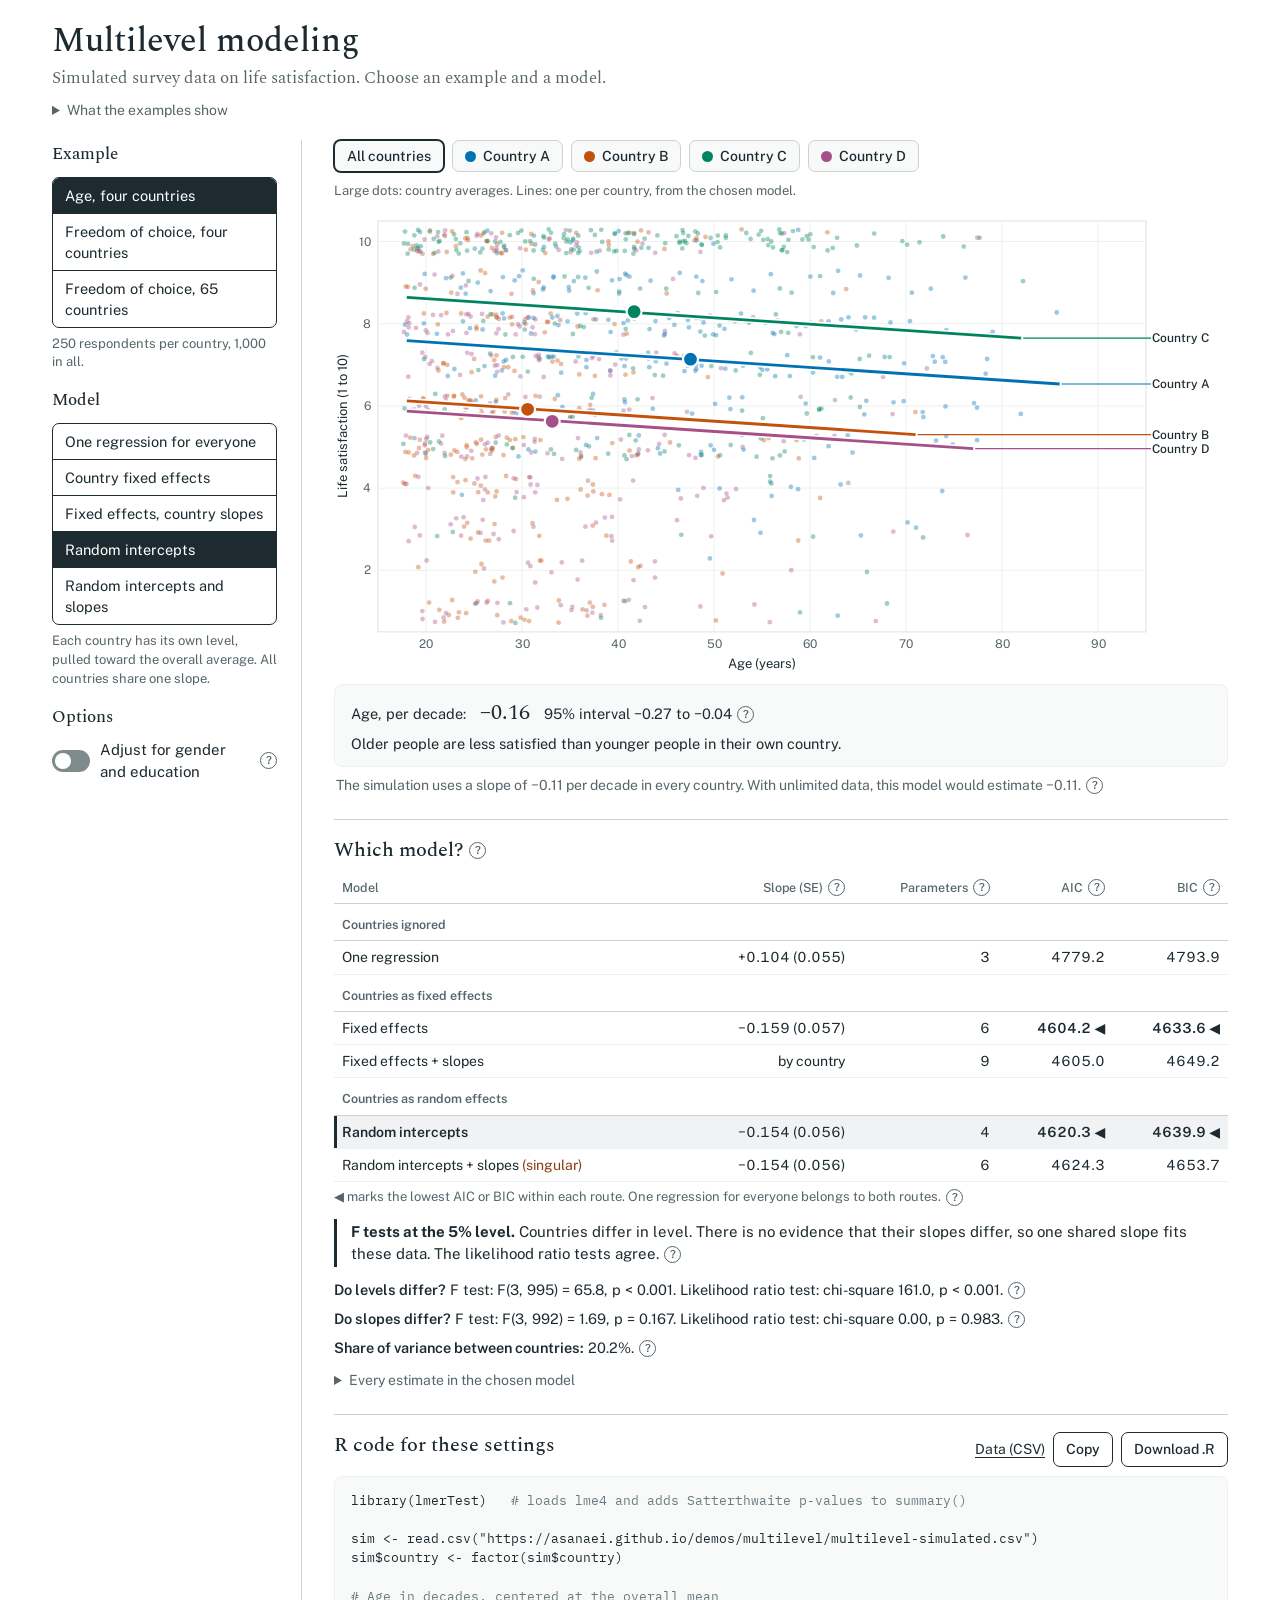
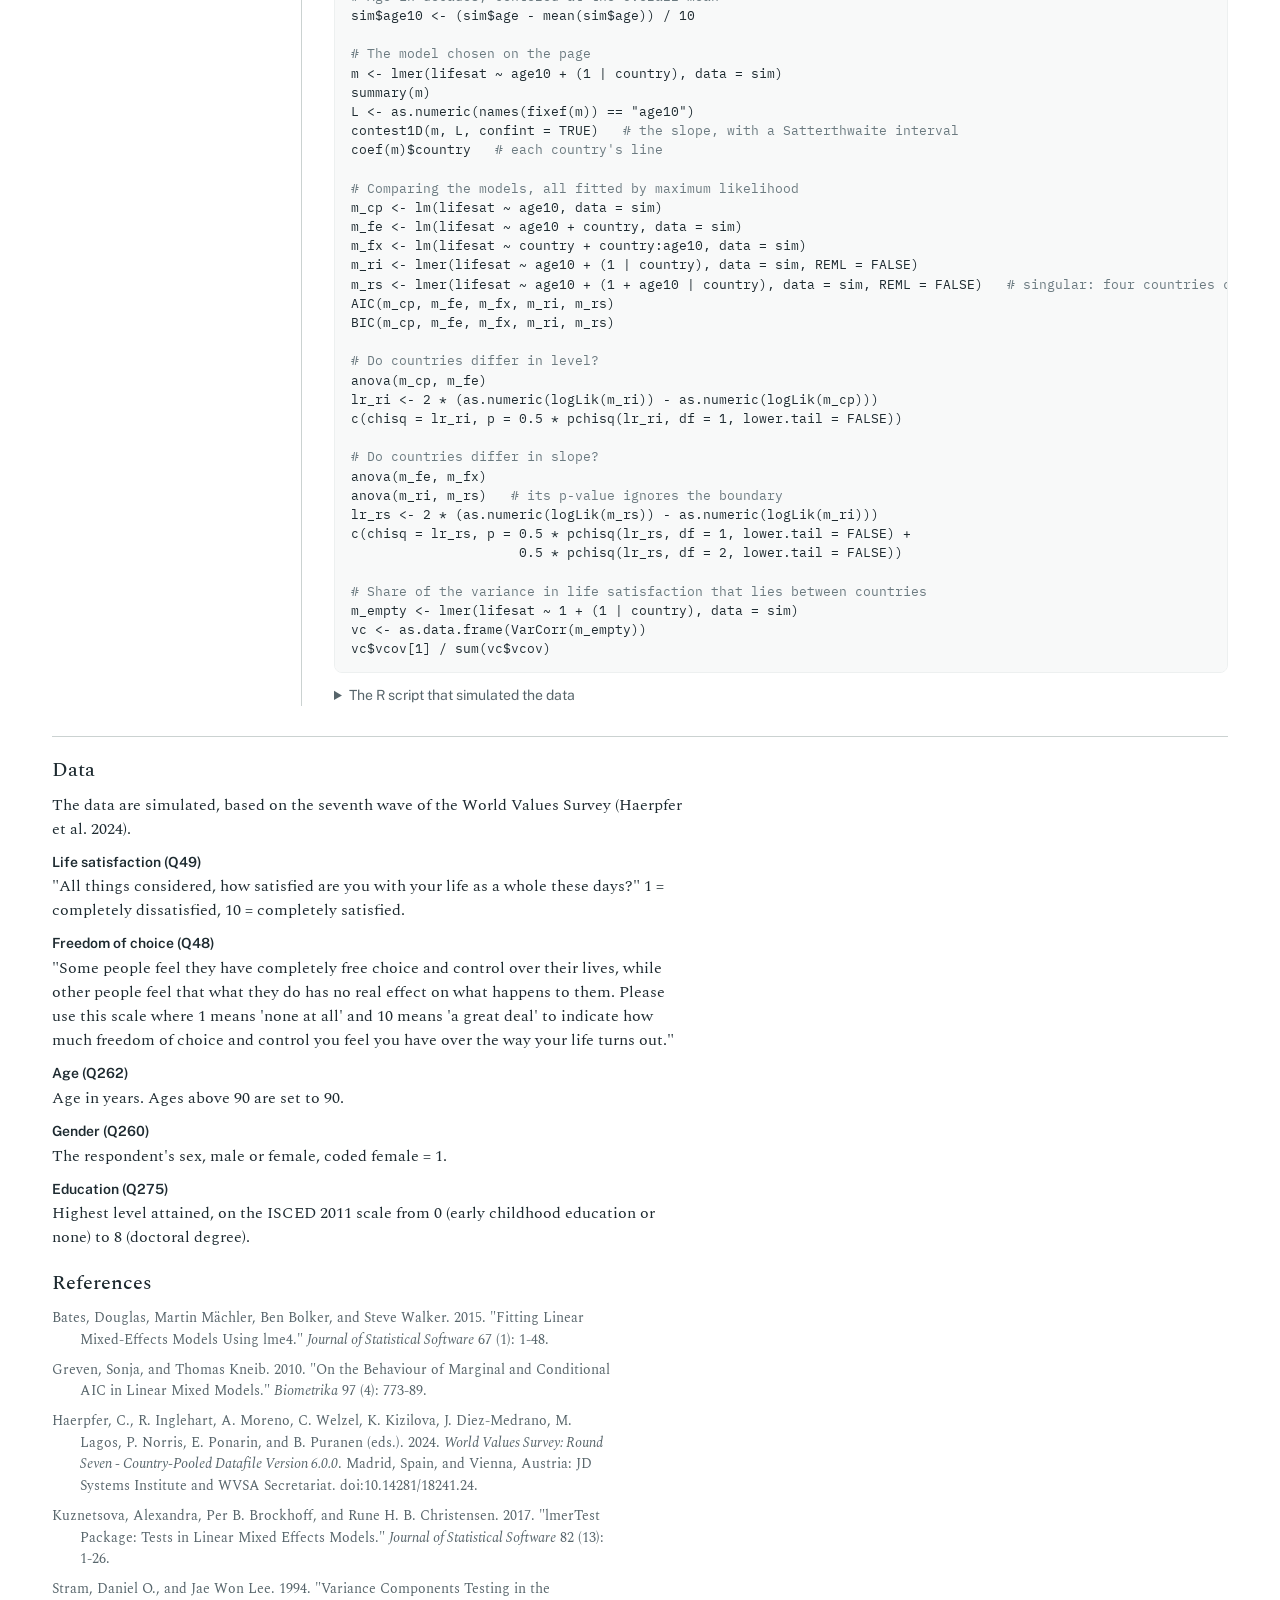
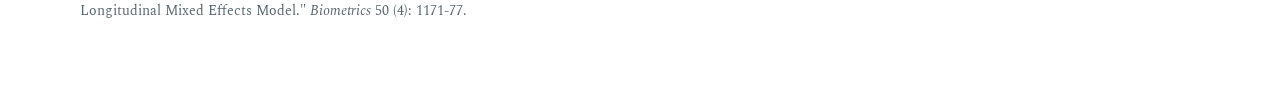
<file: multilevel/index.html>
<!DOCTYPE html>
<html lang="en">
<head>
<meta charset="utf-8">
<meta name="viewport" content="width=device-width, initial-scale=1">
<title>Multilevel modeling</title>
<link rel="preconnect" href="https://fonts.googleapis.com">
<link rel="preconnect" href="https://fonts.gstatic.com" crossorigin>
<link href="https://fonts.googleapis.com/css2?family=Spectral:ital,wght@0,400;0,500;1,400&family=Public+Sans:wght@400;500;600&family=IBM+Plex+Mono:wght@400;500&display=swap" rel="stylesheet">
<style>
:root {
  --paper: #FFFFFF;
  --ink: #1D2A30;
  --graphite: #57656B;
  --rule: #CBD2D1;
  --card: #F8F9F9;
  --tint: #EDF0F0;
  --serif: "Spectral", "Iowan Old Style", "Palatino Linotype", Georgia, serif;
  --sans: "Public Sans", system-ui, -apple-system, "Segoe UI", sans-serif;
  --mono: "IBM Plex Mono", ui-monospace, SFMono-Regular, Menlo, Consolas, monospace;
}
* { box-sizing: border-box; }
html, body { margin: 0; background: var(--paper); color: var(--ink); }
body { font-family: var(--sans); font-size: 15px; line-height: 1.45; }
.wrap { max-width: 1240px; margin: 0 auto; padding: 22px 32px 56px; }
header h1 { font-family: var(--serif); font-weight: 500; font-size: 34px; line-height: 1.12; margin: 0 0 6px; }
header .sub { font-family: var(--serif); font-size: 17px; line-height: 1.5; color: var(--graphite); margin: 0; }
details.intro { margin-top: 8px; max-width: 80ch; }
details.intro summary { cursor: pointer; color: var(--graphite); font-size: 14px; }
details.intro ul { margin: 8px 0 0; padding-left: 1.2em; font-size: 14.5px; line-height: 1.5; }
details.intro li { margin-bottom: 6px; }
.main { display: grid; grid-template-columns: 250px minmax(0, 1fr); gap: 0 32px; margin-top: 20px; }
.controls { border-right: 1px solid var(--rule); padding: 2px 24px 0 0; }
.controls h2 { font-family: var(--serif); font-weight: 500; font-size: 17px; margin: 0 0 10px; }
.field { margin-bottom: 16px; }
.field.row { display: flex; align-items: center; gap: 2px; }
.hint { font-size: 13px; color: var(--graphite); margin: 7px 0 0; }
.seg { display: flex; border: 1px solid var(--ink); border-radius: 7px; overflow: hidden; flex-direction: column; }
.seg.two { flex-direction: row; }
.seg.two label { display: flex; }
.seg.two span { flex: 1; display: flex; align-items: center; justify-content: center; }
.seg label { position: relative; flex: 1; }
.seg input { position: absolute; opacity: 0; inset: 0; margin: 0; cursor: pointer; }
.seg span { display: block; padding: 7px 12px; font-size: 14.5px; border-top: 1px solid var(--ink); cursor: pointer; user-select: none; }
.seg.two span { border-top: 0; border-left: 1px solid var(--ink); text-align: center; padding: 7px 6px; }
.seg label:first-child span { border-top: 0; border-left: 0; }
.seg input:checked + span { background: var(--ink); color: var(--paper); }
.seg input:focus-visible + span { outline: 2px solid var(--ink); outline-offset: -4px; }
.seg input:checked:focus-visible + span { outline-color: var(--paper); }
.toggle { display: flex; align-items: center; gap: 10px; cursor: pointer; user-select: none; }
.toggle input { position: absolute; opacity: 0; width: 1px; height: 1px; }
.toggle .track { width: 38px; height: 22px; border-radius: 11px; background: #7F8B8B; position: relative; transition: background 0.18s; flex: none; }
.toggle .track::after { content: ""; position: absolute; top: 3px; left: 3px; width: 16px; height: 16px; border-radius: 50%; background: var(--paper); transition: transform 0.18s; }
.toggle input:checked + .track { background: var(--ink); }
.toggle input:checked + .track::after { transform: translateX(16px); }
.toggle input:focus-visible + .track { outline: 2px solid var(--ink); outline-offset: 2px; }
button { font: inherit; font-weight: 500; border-radius: 7px; padding: 6px 12px; cursor: pointer; border: 1px solid var(--ink); background: transparent; color: var(--ink); font-size: 14px; }
button:focus-visible { outline: 2px solid var(--ink); outline-offset: 2px; }
code, pre { font-family: var(--mono); }
[hidden] { display: none !important; }

.tip { display: inline-flex; align-items: center; justify-content: center; width: 17px; height: 17px; border-radius: 50%; border: 1px solid var(--graphite); color: var(--graphite);
  font: 600 11px/1 var(--sans); cursor: help; vertical-align: 1px; margin-left: 5px; background: transparent; padding: 0; flex: none; }
.tip:focus-visible { outline: 2px solid var(--ink); outline-offset: 2px; }
#tipbox { position: absolute; z-index: 50; background: var(--ink); color: var(--paper); font: 400 13px/1.45 var(--sans); padding: 8px 11px; border-radius: 7px; box-shadow: 0 4px 14px rgba(29, 42, 48, 0.25); }
.sr { position: absolute; width: 1px; height: 1px; overflow: hidden; clip: rect(0 0 0 0); white-space: nowrap; }
.sw { display: inline-block; width: 10px; height: 10px; border-radius: 50%; margin-right: 5px; vertical-align: 0; }
.legend { font-size: 13px; color: var(--graphite); margin: 0 0 8px; }
.cap { font-size: 13px; color: var(--graphite); margin: 6px 0 0; display: flex; align-items: center; }
.narrow-only { display: none; font-size: 13px; color: var(--graphite); margin: 6px 0 0; }
@media (max-width: 560px) { .narrow-only { display: block; } }
.truth { font-size: 14px; color: var(--graphite); margin: 8px 2px 0; }
.chips { display: flex; flex-wrap: wrap; gap: 8px; margin: 0 0 10px; }
.chips button { display: inline-flex; align-items: center; gap: 7px; border-color: var(--rule); background: var(--card); font-weight: 500; padding: 5px 12px; }
.chips button[aria-pressed="true"] { border-color: var(--ink); box-shadow: 0 0 0 1px var(--ink); }
.chips i { width: 11px; height: 11px; border-radius: 50%; display: inline-block; }
.pick { display: inline-flex; align-items: center; gap: 8px; font-size: 14.5px; }
.pick select { font: inherit; color: var(--ink); background: var(--card); border: 1px solid var(--ink); border-radius: 0; padding: 4px 8px; max-width: 16em; }
#plot svg { display: block; width: 100%; height: auto; }
.result { display: flex; flex-wrap: wrap; align-items: baseline; gap: 4px 14px; margin: 10px 0 0; padding: 12px 16px; background: var(--card); border: 1px solid var(--tint); border-radius: 8px; }
.result .big { font-family: var(--serif); font-size: 22px; font-variant-numeric: tabular-nums; }
.result .say { font-size: 14.5px; }

h2.sec { font-family: var(--serif); font-weight: 500; font-size: 20px; margin: 0 0 8px; display: flex; align-items: center; }
section.block { margin-top: 24px; padding-top: 16px; border-top: 1px solid var(--rule); }
.tblwrap { overflow-x: auto; position: relative; }
table.cmp { border-collapse: collapse; width: 100%; font-size: 14px; font-variant-numeric: tabular-nums; }
table.cmp th, table.cmp td { padding: 6px 8px; text-align: right; border-bottom: 1px solid var(--tint); white-space: nowrap; }
table.cmp thead th { white-space: normal; }
table.cmp th:first-child, table.cmp td:first-child { text-align: left; white-space: normal; }
table.cmp thead th { font-weight: 500; color: var(--graphite); font-size: 12.5px; border-bottom: 1px solid var(--rule); }
table.cmp tr.grp td { font-size: 12.5px; font-weight: 600; color: var(--graphite); padding-top: 12px; border-bottom: 1px solid var(--rule); text-align: left; }
table.cmp tr.cur td { background: rgba(29, 42, 48, 0.06); }
table.cmp tr.cur td:first-child { box-shadow: inset 3px 0 0 var(--ink); font-weight: 600; }
table.cmp td.best { font-weight: 600; }
.verdict { margin: 12px 0 0; padding: 2px 0 2px 14px; border-left: 3px solid var(--ink); font-size: 15px; }
.tests { margin-top: 12px; }
.tests p { margin: 0 0 8px; font-size: 14.5px; }
.tests b { font-weight: 600; }
details.more { margin-top: 12px; }
details.more summary { cursor: pointer; color: var(--graphite); font-size: 14px; }
table.est { border-collapse: collapse; font-size: 13.5px; font-variant-numeric: tabular-nums; margin-top: 8px; }
table.est th, table.est td { padding: 3px 10px; text-align: right; border-bottom: 1px solid var(--tint); white-space: nowrap; }
table.est th:first-child, table.est td:first-child { text-align: left; font-family: var(--mono); font-size: 12.5px; }
table.est thead th { font-family: var(--sans); font-weight: 500; color: var(--graphite); font-size: 12.5px; }
table.est tr.head td { font-family: var(--sans); font-weight: 600; font-size: 13px; padding-top: 10px; border-bottom: 1px solid var(--rule); }
.estfoot { font-size: 13px; color: var(--graphite); margin: 8px 0 0; }
.warn { color: #8A3B12; }
.code-head { display: flex; justify-content: space-between; align-items: center; gap: 12px; flex-wrap: wrap; }
.code-head .btns { display: flex; gap: 8px; align-items: center; }
.code-head a { color: var(--ink); font-size: 14px; text-underline-offset: 3px; }
#copy-status { font-size: 13px; color: var(--graphite); }
pre.r { background: var(--card); color: var(--ink); border: 1px solid var(--tint); border-radius: 8px; padding: 14px 16px; font-size: 12.8px; line-height: 1.5; overflow-x: auto; margin: 8px 0 0; }
pre.r .c { color: #6B7A80; }
.about { margin-top: 30px; padding-top: 18px; border-top: 1px solid var(--rule); font-family: var(--serif); font-size: 15.5px; line-height: 1.55; }
.about p { margin: 0 0 8px; max-width: 80ch; }
.about h2.sec { margin-top: 18px; }
.about h2.sec:first-child { margin-top: 0; }
dl.items { margin: 0; max-width: 80ch; }
dl.items dt { font-family: var(--sans); font-weight: 600; font-size: 14px; margin-top: 10px; }
dl.items dd { margin: 2px 0 0; }
.about .src { font-size: 14px; color: var(--graphite); padding-left: 2em; text-indent: -2em; }

@media (max-width: 860px) {
  .wrap { padding: 20px 18px 40px; }
  header h1 { font-size: 29px; }
  .main { grid-template-columns: minmax(0, 1fr); }
  .controls { border-right: 0; border-bottom: 1px solid var(--rule); padding: 0 0 6px; margin-bottom: 16px; display: grid; grid-template-columns: 1fr 1fr; gap: 0 24px; }
}
@media (max-width: 560px) {
  .controls { grid-template-columns: 1fr; }
  table.cmp { font-size: 13px; }
  table.cmp th, table.cmp td { padding: 5px 5px; }
}
@media (prefers-reduced-motion: reduce) { .toggle .track, .toggle .track::after { transition: none; } }
</style>
</head>
<body>
<div class="wrap">
  <header>
    <h1>Multilevel modeling</h1>
    <p class="sub">Simulated survey data on life satisfaction. Choose an example and a model.</p>
    <details class="intro"><summary>What the examples show</summary>
      <ul>
        <li><b>Age, four countries.</b> Within each country, older people are less satisfied. One regression for everyone gives a positive slope instead, because the countries with older respondents are also the more satisfied ones.</li>
        <li><b>Freedom of choice, four countries.</b> People who feel freer are more satisfied in every country. The slope in Country A is about three times the slope in the other three.</li>
        <li><b>Freedom of choice, 65 countries.</b> Random intercepts and slopes have the lowest AIC and BIC of the five models. The simulation produces this result by making the slopes differ more, and the levels less, than in the real data.</li>
      </ul>
    </details>
  </header>

  <div class="main">
    <aside class="controls">
      <div>
        <h2>Example</h2>
        <div class="field">
          <div class="seg" role="radiogroup" aria-label="Example">
            <label><input type="radio" name="case" value="age" checked><span>Age, four countries</span></label>
            <label><input type="radio" name="case" value="freedom"><span>Freedom of choice, four countries</span></label>
            <label><input type="radio" name="case" value="many"><span>Freedom of choice, 65 countries</span></label>
          </div>
          <p class="hint" id="case-hint"></p>
        </div>
        <h2>Model</h2>
        <div class="field">
          <div class="seg" role="radiogroup" aria-label="Model">
            <label><input type="radio" name="model" value="cp"><span>One regression for everyone</span></label>
            <label><input type="radio" name="model" value="fe"><span>Country fixed effects</span></label>
            <label><input type="radio" name="model" value="fex"><span>Fixed effects, country slopes</span></label>
            <label><input type="radio" name="model" value="ri" checked><span>Random intercepts</span></label>
            <label><input type="radio" name="model" value="rs"><span>Random intercepts and slopes</span></label>
          </div>
          <p class="hint" id="model-hint"></p>
        </div>
      </div>
      <div>
        <h2>Options</h2>
        <div class="field row">
          <label class="toggle"><input type="checkbox" id="ctl"><span class="track"></span><span>Adjust for gender and education</span></label>
          <button class="tip" type="button" aria-label="Explain: the controls" data-tip="Adds two controls: female (0 or 1) and education (ISCED levels 0 to 8, centered). Each country's line is drawn at that country's average on both.">?</button>
        </div>
      </div>
    </aside>

    <main>
      <div class="chips" id="chips" role="group" aria-label="Countries shown"></div>
      <p class="legend" id="legend"></p>
      <div id="plot" role="img"></div>
      <div class="result" id="result" aria-live="polite"></div>
      <p class="truth" id="truth"></p>

      <section class="block">
        <h2 class="sec">Which model?<button class="tip" type="button" aria-label="Explain: the comparison" data-tip="The table refits all five models by maximum likelihood, so that their likelihoods can be compared. The chosen model above uses REML, the lmer default, so its numbers can differ slightly.">?</button></h2>
        <div class="tblwrap" id="cmp"></div>
        <p class="verdict" id="verdict"></p>
        <div class="tests" id="tests"></div>
        <details class="more"><summary>Every estimate in the chosen model</summary><div id="est"></div></details>
      </section>

      <section class="block">
        <div class="code-head">
          <h2 class="sec">R code for these settings</h2>
          <div class="btns"><span id="copy-status" aria-live="polite"></span><a id="csvlink" href="multilevel-simulated.csv" download="multilevel-simulated.csv">Data (CSV)</a><button id="copy">Copy</button><button id="dl">Download .R</button></div>
        </div>
        <pre class="r"><code id="rcode"></code></pre>
        <details class="more"><summary>The R script that simulated the data</summary><pre class="r"><code id="simcode"></code></pre></details>
      </section>
    </main>
  </div>

  <section class="about">
    <h2 class="sec">Data</h2>
    <p>The data are simulated, based on the seventh wave of the World Values Survey (Haerpfer et al. 2024).</p>
    <dl class="items">
      <dt>Life satisfaction (Q49)</dt>
      <dd>"All things considered, how satisfied are you with your life as a whole these days?" 1 = completely dissatisfied, 10 = completely satisfied.</dd>
      <dt>Freedom of choice (Q48)</dt>
      <dd>"Some people feel they have completely free choice and control over their lives, while other people feel that what they do has no real effect on what happens to them. Please use this scale where 1 means 'none at all' and 10 means 'a great deal' to indicate how much freedom of choice and control you feel you have over the way your life turns out."</dd>
      <dt>Age (Q262)</dt>
      <dd>Age in years. Ages above 90 are set to 90.</dd>
      <dt>Gender (Q260)</dt>
      <dd>The respondent's sex, male or female, coded female = 1.</dd>
      <dt>Education (Q275)</dt>
      <dd>Highest level attained, on the ISCED 2011 scale from 0 (early childhood education or none) to 8 (doctoral degree).</dd>
    </dl>
    <h2 class="sec">References</h2>
    <p class="src">Bates, Douglas, Martin M&auml;chler, Ben Bolker, and Steve Walker. 2015. "Fitting Linear Mixed-Effects Models Using lme4." <i>Journal of Statistical Software</i> 67 (1): 1-48.</p>
    <p class="src">Greven, Sonja, and Thomas Kneib. 2010. "On the Behaviour of Marginal and Conditional AIC in Linear Mixed Models." <i>Biometrika</i> 97 (4): 773-89.</p>
    <p class="src">Haerpfer, C., R. Inglehart, A. Moreno, C. Welzel, K. Kizilova, J. Diez-Medrano, M. Lagos, P. Norris, E. Ponarin, and B. Puranen (eds.). 2024. <i>World Values Survey: Round Seven - Country-Pooled Datafile Version 6.0.0</i>. Madrid, Spain, and Vienna, Austria: JD Systems Institute and WVSA Secretariat. doi:10.14281/18241.24.</p>
    <p class="src">Kuznetsova, Alexandra, Per B. Brockhoff, and Rune H. B. Christensen. 2017. "lmerTest Package: Tests in Linear Mixed Effects Models." <i>Journal of Statistical Software</i> 82 (13): 1-26.</p>
    <p class="src">Stram, Daniel O., and Jae Won Lee. 1994. "Variance Components Testing in the Longitudinal Mixed Effects Model." <i>Biometrics</i> 50 (4): 1171-77.</p>
  </section>
</div>

<script>
(function () {
'use strict';

/* Data */
var DATASETS = {
  four: { data: {"country":[0,0,0,0,0,0,0,0,0,0,0,0,0,0,0,0,0,0,0,0,0,0,0,0,0,0,0,0,0,0,0,0,0,0,0,0,0,0,0,0,0,0,0,0,0,0,0,0,0,0,0,0,0,0,0,0,0,0,0,0,0,0,0,0,0,0,0,0,0,0,0,0,0,0,0,0,0,0,0,0,0,0,0,0,0,0,0,0,0,0,0,0,0,0,0,0,0,0,0,0,0,0,0,0,0,0,0,0,0,0,0,0,0,0,0,0,0,0,0,0,0,0,0,0,0,0,0,0,0,0,0,0,0,0,0,0,0,0,0,0,0,0,0,0,0,0,0,0,0,0,0,0,0,0,0,0,0,0,0,0,0,0,0,0,0,0,0,0,0,0,0,0,0,0,0,0,0,0,0,0,0,0,0,0,0,0,0,0,0,0,0,0,0,0,0,0,0,0,0,0,0,0,0,0,0,0,0,0,0,0,0,0,0,0,0,0,0,0,0,0,0,0,0,0,0,0,0,0,0,0,0,0,0,0,0,0,0,0,0,0,0,0,0,0,0,0,0,0,0,0,1,1,1,1,1,1,1,1,1,1,1,1,1,1,1,1,1,1,1,1,1,1,1,1,1,1,1,1,1,1,1,1,1,1,1,1,1,1,1,1,1,1,1,1,1,1,1,1,1,1,1,1,1,1,1,1,1,1,1,1,1,1,1,1,1,1,1,1,1,1,1,1,1,1,1,1,1,1,1,1,1,1,1,1,1,1,1,1,1,1,1,1,1,1,1,1,1,1,1,1,1,1,1,1,1,1,1,1,1,1,1,1,1,1,1,1,1,1,1,1,1,1,1,1,1,1,1,1,1,1,1,1,1,1,1,1,1,1,1,1,1,1,1,1,1,1,1,1,1,1,1,1,1,1,1,1,1,1,1,1,1,1,1,1,1,1,1,1,1,1,1,1,1,1,1,1,1,1,1,1,1,1,1,1,1,1,1,1,1,1,1,1,1,1,1,1,1,1,1,1,1,1,1,1,1,1,1,1,1,1,1,1,1,1,1,1,1,1,1,1,1,1,1,1,1,1,1,1,1,1,1,1,1,1,1,1,1,1,1,1,1,1,1,1,1,1,1,1,1,1,2,2,2,2,2,2,2,2,2,2,2,2,2,2,2,2,2,2,2,2,2,2,2,2,2,2,2,2,2,2,2,2,2,2,2,2,2,2,2,2,2,2,2,2,2,2,2,2,2,2,2,2,2,2,2,2,2,2,2,2,2,2,2,2,2,2,2,2,2,2,2,2,2,2,2,2,2,2,2,2,2,2,2,2,2,2,2,2,2,2,2,2,2,2,2,2,2,2,2,2,2,2,2,2,2,2,2,2,2,2,2,2,2,2,2,2,2,2,2,2,2,2,2,2,2,2,2,2,2,2,2,2,2,2,2,2,2,2,2,2,2,2,2,2,2,2,2,2,2,2,2,2,2,2,2,2,2,2,2,2,2,2,2,2,2,2,2,2,2,2,2,2,2,2,2,2,2,2,2,2,2,2,2,2,2,2,2,2,2,2,2,2,2,2,2,2,2,2,2,2,2,2,2,2,2,2,2,2,2,2,2,2,2,2,2,2,2,2,2,2,2,2,2,2,2,2,2,2,2,2,2,2,2,2,2,2,2,2,2,2,2,2,2,2,2,2,2,2,2,2,3,3,3,3,3,3,3,3,3,3,3,3,3,3,3,3,3,3,3,3,3,3,3,3,3,3,3,3,3,3,3,3,3,3,3,3,3,3,3,3,3,3,3,3,3,3,3,3,3,3,3,3,3,3,3,3,3,3,3,3,3,3,3,3,3,3,3,3,3,3,3,3,3,3,3,3,3,3,3,3,3,3,3,3,3,3,3,3,3,3,3,3,3,3,3,3,3,3,3,3,3,3,3,3,3,3,3,3,3,3,3,3,3,3,3,3,3,3,3,3,3,3,3,3,3,3,3,3,3,3,3,3,3,3,3,3,3,3,3,3,3,3,3,3,3,3,3,3,3,3,3,3,3,3,3,3,3,3,3,3,3,3,3,3,3,3,3,3,3,3,3,3,3,3,3,3,3,3,3,3,3,3,3,3,3,3,3,3,3,3,3,3,3,3,3,3,3,3,3,3,3,3,3,3,3,3,3,3,3,3,3,3,3,3,3,3,3,3,3,3,3,3,3,3,3,3,3,3,3,3,3,3,3,3,3,3,3,3,3,3,3,3,3,3,3,3,3,3,3,3],"lifesat":[6,9,4,7,6,7,7,7,7,6,8,8,8,5,5,5,8,10,5,6,9,8,6,10,8,10,6,9,6,8,9,6,8,5,9,5,6,1,8,6,5,8,7,8,8,6,8,7,9,7,7,7,6,10,7,8,7,8,8,8,9,8,9,9,8,7,7,9,5,4,6,8,9,8,8,8,8,10,8,9,8,5,8,8,9,8,6,9,6,7,8,8,10,7,7,3,6,9,8,8,7,7,7,5,7,5,9,7,9,7,7,9,6,8,3,8,9,4,6,9,8,8,10,7,9,8,7,9,7,8,7,9,9,9,4,7,7,9,4,7,6,9,7,9,8,9,6,8,7,7,8,5,7,9,7,7,8,7,9,7,9,8,8,6,7,6,7,8,8,3,7,9,8,1,8,7,8,5,8,5,7,6,3,10,9,5,9,8,5,9,6,9,7,5,7,7,8,9,4,5,5,7,7,8,5,6,6,5,7,4,7,7,5,4,2,8,3,7,8,7,7,8,9,8,6,9,4,6,8,8,5,10,9,9,7,5,7,6,6,8,9,7,7,7,7,8,8,5,8,8,5,9,1,8,5,8,5,10,1,7,1,2,9,10,10,4,1,5,5,10,2,1,8,5,9,1,5,4,6,7,6,10,6,1,6,6,8,5,4,4,4,8,6,2,10,9,10,6,2,9,10,1,1,4,5,1,10,5,1,8,5,10,8,1,5,4,9,8,10,4,1,3,5,9,4,9,1,6,8,5,9,4,3,2,6,3,10,7,10,6,2,7,10,6,6,10,8,8,4,10,5,7,10,3,8,6,10,5,3,5,6,8,10,7,10,4,7,9,5,6,1,5,3,5,10,8,7,10,8,4,10,7,7,10,2,3,5,5,7,8,4,4,5,6,2,8,5,10,5,10,8,6,4,5,5,1,6,9,8,4,6,3,10,8,4,8,10,2,5,6,1,5,8,10,10,10,10,7,5,5,10,8,7,8,5,2,10,1,4,5,4,6,2,8,5,6,9,10,4,4,6,5,3,5,5,10,4,4,5,6,7,7,8,10,3,6,5,1,5,3,6,5,5,5,5,1,6,7,7,6,6,4,3,6,6,5,10,5,6,8,6,7,7,10,1,7,6,1,10,1,7,10,4,7,10,10,10,8,6,5,10,10,8,6,10,5,10,9,10,8,8,10,10,7,10,6,5,8,5,5,10,10,9,10,5,10,10,5,5,10,8,10,5,10,10,10,10,9,10,10,8,5,10,9,9,10,10,6,9,7,7,10,1,3,10,10,8,7,3,10,10,1,10,10,6,10,10,10,10,10,10,10,10,10,10,8,7,10,10,10,9,10,7,10,10,10,5,10,5,10,10,5,5,10,10,10,6,10,5,4,10,8,10,5,10,7,5,6,10,7,10,10,10,10,10,10,9,10,10,10,8,10,7,8,10,6,10,10,5,10,10,5,7,7,2,5,10,10,5,7,5,7,10,10,10,10,10,6,7,10,10,10,6,10,10,10,10,10,10,10,9,10,7,10,10,6,1,5,10,10,10,5,10,10,7,10,3,6,10,10,10,6,10,8,3,10,9,10,10,5,8,10,10,10,10,10,10,9,10,8,10,8,10,10,4,5,5,10,5,10,7,7,10,6,10,10,10,1,10,1,10,10,10,3,10,10,9,1,10,10,9,10,10,7,9,10,5,10,9,10,1,5,5,6,5,10,10,4,10,5,6,6,4,8,9,8,2,10,10,1,8,9,7,10,4,8,3,10,10,3,7,10,5,4,7,2,6,5,10,3,5,3,7,6,8,8,10,1,5,1,6,6,6,8,8,7,7,6,1,5,10,4,4,10,10,1,10,7,6,1,7,5,7,3,1,6,8,10,7,6,5,4,3,10,5,10,3,5,4,1,4,4,8,7,3,3,1,5,7,1,5,8,2,7,7,6,5,4,1,2,3,4,2,9,3,10,9,1,7,8,7,5,8,8,5,5,2,10,5,1,5,10,4,4,5,3,1,8,5,6,5,6,10,10,10,10,8,10,1,10,1,7,10,10,7,4,6,4,8,1,7,5,1,5,4,3,1,8,8,6,6,7,3,4,3,2,5,5,4,6,3,5,9,7,3,1,6,6,7,5,5,8,7,7,3,8,6,2,5,2,1,7,5,8,6,7,6,8,5,8,8,2,9,8,3,8,1,8,5,1,2,3,4,6,3,10,8,4,4,7,8,2,3,7,4,3,4,1,7,7,7,4,7,2,5,6,8,6,10,8],"age":[41,33,74,27,27,48,73,78,28,41,31,48,62,30,74,50,47,59,42,66,73,39,69,48,79,35,35,28,82,21,41,50,46,37,24,53,74,25,47,77,31,42,43,86,68,25,36,58,68,56,78,28,52,26,43,37,64,28,53,49,39,70,30,32,63,61,37,46,49,56,38,18,24,66,41,65,33,32,64,29,50,64,24,39,30,44,34,56,52,56,59,43,31,41,48,65,72,48,60,45,56,47,28,77,34,64,60,51,65,38,33,25,66,34,71,74,24,51,34,40,50,52,19,41,43,20,33,27,39,56,44,41,35,33,56,47,55,63,46,63,35,71,63,41,56,35,28,42,40,62,45,49,49,32,55,45,28,74,20,22,37,55,31,72,56,44,53,68,79,70,23,31,25,63,26,74,35,75,31,31,41,70,55,40,52,44,38,34,42,22,53,62,33,50,40,64,44,76,59,44,36,48,36,46,73,77,37,62,48,58,73,70,53,24,50,60,54,47,38,43,39,49,40,41,60,42,63,32,67,45,60,50,54,49,37,38,69,48,29,71,35,26,58,60,68,51,30,19,18,50,56,26,30,20,59,27,45,49,22,41,26,42,20,21,42,25,23,59,18,45,19,39,37,39,26,24,27,61,26,36,33,24,24,36,36,26,27,31,23,37,28,25,28,41,20,29,42,28,25,32,23,21,50,29,23,30,18,25,34,22,29,39,29,22,25,26,18,52,31,31,37,25,19,31,25,18,23,24,26,32,64,37,24,51,31,26,22,22,19,27,27,49,48,23,25,27,32,36,18,31,30,22,28,37,30,18,19,26,24,25,22,40,26,27,32,27,34,23,20,26,23,26,59,20,62,33,42,53,41,19,24,21,29,36,42,27,27,28,25,29,18,36,20,24,32,25,27,39,36,24,34,71,23,50,24,31,26,45,33,38,37,32,48,29,27,33,26,28,29,25,37,38,21,27,26,41,42,46,19,23,22,28,27,27,26,26,43,25,24,23,34,37,32,24,29,23,38,23,23,26,19,18,27,41,19,26,39,37,36,22,38,25,30,20,31,31,24,37,55,39,20,27,42,18,28,20,35,34,22,24,24,35,25,29,27,42,28,24,20,61,33,29,33,28,34,28,24,27,30,29,45,27,56,42,23,58,18,36,37,21,21,21,58,65,70,36,41,23,35,41,33,57,36,60,34,64,54,56,33,29,44,31,57,48,21,65,40,20,46,62,36,60,42,38,50,30,28,37,42,28,49,57,32,36,58,19,28,22,31,68,33,35,68,21,19,57,49,54,23,31,32,41,76,59,42,47,30,74,45,31,56,24,19,33,25,27,66,43,47,26,48,26,52,46,18,20,28,42,37,21,38,41,33,35,55,57,60,49,52,29,30,54,36,57,60,55,55,61,40,20,18,70,33,23,51,51,19,42,56,35,57,42,42,35,56,53,57,57,22,40,63,45,30,25,66,18,54,23,59,50,41,44,27,33,24,40,19,37,27,71,56,24,18,37,50,35,50,41,35,60,82,58,31,47,58,55,29,27,32,53,34,41,26,42,32,28,47,21,46,21,78,61,35,26,60,51,50,47,34,39,30,67,26,43,29,55,36,61,41,51,21,28,38,60,56,20,49,19,51,18,64,65,39,61,55,41,57,38,36,29,62,47,23,72,47,47,24,59,49,48,34,19,19,29,40,46,56,38,45,35,28,22,36,19,36,27,35,51,22,40,27,20,29,21,21,20,44,34,33,26,18,23,27,27,42,30,39,36,25,24,72,57,45,26,27,36,19,27,21,23,22,24,21,18,26,27,20,35,47,67,32,63,29,31,24,36,40,30,20,31,21,20,26,27,19,27,30,39,47,34,25,25,39,23,49,20,29,27,32,24,33,51,27,49,48,44,46,31,52,41,31,40,41,20,69,19,54,19,24,32,57,18,26,20,38,29,27,31,21,58,29,64,33,19,19,35,24,38,32,18,46,20,24,20,30,18,42,28,20,42,41,25,26,49,61,31,56,59,20,22,53,23,38,22,33,37,23,43,41,42,22,30,77,36,18,51,44,48,22,20,37,63,35,26,47,37,22,31,54,41,22,27,26,32,76,20,43,24,31,41,38,28,23,24,50,43,32,59,44,34,22,27,21,32,28,18,21,31,26,34,30,68,20,22,36,31,69,25,24,30,19,36,46,24,39,18,25,31,44,37,31,39,30,22,26,27,31,37,18,20,45,44,18,32,19,39,29,37,51,27,47,25,37,31,42,27,57,37,19,28],"freedom":[6,7,8,6,8,6,7,7,7,6,9,10,9,8,5,5,9,10,6,4,8,10,9,10,9,8,6,9,9,7,9,8,7,4,7,5,6,5,8,4,2,6,8,8,8,5,8,10,8,6,7,7,6,10,8,5,9,7,6,8,9,7,7,10,6,7,10,9,8,8,6,8,10,8,5,7,10,7,8,9,7,8,8,9,5,7,6,10,8,5,10,8,10,7,5,5,6,8,8,6,5,7,5,5,8,4,7,6,7,6,7,8,8,8,4,8,8,5,9,8,6,8,10,9,10,8,7,10,10,6,6,9,7,9,4,10,7,7,7,8,8,7,9,7,7,10,10,9,5,5,9,6,6,9,10,6,8,7,8,5,8,6,7,6,7,6,5,7,7,4,7,8,7,4,7,7,7,8,7,5,7,7,6,10,8,5,9,7,8,9,7,8,8,7,8,7,9,9,4,4,4,5,5,8,6,8,8,7,8,7,9,7,6,7,6,8,6,6,7,3,4,9,10,8,10,10,6,6,4,8,5,10,6,8,7,3,8,4,4,7,7,7,10,8,6,8,10,7,8,8,8,10,5,7,10,7,1,10,10,10,7,10,7,8,10,5,8,4,10,5,5,8,8,7,6,4,7,10,10,8,10,10,10,8,10,5,10,10,7,10,3,4,10,3,7,10,10,8,8,10,7,5,8,4,10,7,10,10,10,5,5,5,8,10,10,10,10,8,10,10,2,5,7,8,3,7,8,10,8,6,10,1,8,10,10,10,9,7,8,8,10,10,8,3,3,10,5,6,8,9,10,7,9,6,7,8,8,10,3,9,6,5,10,8,10,8,10,10,10,5,8,10,6,6,3,10,10,7,6,4,7,8,10,10,10,4,6,7,10,5,8,6,9,6,10,1,3,6,7,6,10,4,7,6,9,7,10,8,10,5,10,5,3,5,5,8,10,7,5,8,8,10,4,7,10,10,9,10,8,6,8,9,8,4,10,7,10,6,5,5,7,10,1,10,8,3,3,9,6,10,7,4,7,9,6,10,7,10,6,5,5,10,4,9,5,5,10,7,6,8,3,5,10,7,7,5,5,8,5,5,6,7,1,10,5,5,10,5,10,7,10,1,6,8,1,10,1,4,5,1,7,5,5,10,10,10,10,5,7,6,7,5,10,10,6,10,6,10,10,5,9,8,10,10,5,10,7,10,7,7,10,8,7,5,10,10,7,5,6,2,5,10,7,8,6,8,10,8,10,10,7,10,10,10,10,7,5,10,10,10,5,5,8,5,10,9,10,5,5,8,1,1,10,10,10,10,8,10,7,2,5,5,5,7,5,10,8,5,6,7,8,1,10,10,10,10,1,10,6,5,10,8,7,8,10,10,7,5,8,5,7,7,10,8,8,5,10,10,10,7,1,7,9,5,10,10,10,8,10,10,7,10,7,5,5,7,7,10,10,1,10,5,10,7,1,10,8,10,5,10,6,10,8,7,10,10,8,10,7,6,10,10,4,5,10,10,10,7,10,10,10,10,1,10,5,5,6,8,9,5,10,9,10,1,8,4,10,10,10,10,10,10,7,8,5,10,1,8,3,5,8,9,8,10,10,10,6,5,6,10,9,10,8,10,10,7,7,1,8,5,9,5,9,7,6,10,10,7,5,9,7,9,10,5,10,5,7,7,10,7,9,10,7,5,1,7,10,10,10,10,8,10,9,9,7,7,7,3,5,7,5,5,8,8,9,7,10,8,10,4,8,7,1,8,5,6,4,6,10,1,10,10,8,7,10,8,1,9,10,8,7,3,6,9,7,8,6,10,3,3,5,7,3,3,5,1,8,7,10,6,10,1,10,8,7,10,5,10,9,9,10,1,2,7,10,5,5,7,4,10,4,5,5,10,6,10,8,1,8,4,4,2,5,7,10,7,8,1,10,6,5,8,10,10,10,8,10,6,6,7,7,4,10,5,10,7,10,10,6,8,6,10,8,10,5,9,1,8,1,8,10,3,10,5,7,6,10,5,10,8,10,10,5,10,10,10,10,10,1,8,7,10,10,10,8,7,5,6,2,10,9,8,2,9,1,5,7,7,6,8,4,6,1,6,10,5,10,10,10,1,5,2,9,10,10,7,10,7,7,5,7,3,10,8,9,7,5,6,10,9,7,5,5,8,10,5,5,6,10,1,9,8,10,6,8,8,3,8,10,7,10,10,8,9,4,5,10,4,10,7,7,9,4,8,7,2,5,5,6,5,3,1,10,8,8,10,6,8,7,10],"female":[0,1,1,0,1,1,0,1,0,1,1,0,0,0,0,1,0,1,0,1,0,1,0,0,0,1,0,0,1,1,1,1,1,1,1,0,0,0,1,1,0,1,1,1,1,1,1,0,1,1,0,0,1,0,1,0,1,1,0,1,0,0,1,0,0,0,1,1,1,1,0,0,0,0,1,0,1,0,1,0,1,1,0,0,0,0,1,1,1,0,1,0,0,0,0,0,1,1,1,1,0,0,1,0,1,1,0,1,1,0,1,0,1,0,1,0,1,0,0,0,1,0,0,1,1,1,1,0,1,1,1,0,0,1,1,0,0,0,1,0,1,1,0,1,1,1,1,0,1,0,1,1,0,1,1,1,0,1,1,1,0,1,1,0,1,0,1,0,1,1,1,1,1,0,0,0,1,0,1,0,0,1,1,1,1,1,0,0,0,1,1,0,1,1,0,0,0,0,1,0,1,0,1,1,0,1,1,1,0,0,0,1,1,0,1,0,1,0,0,0,0,1,1,1,1,0,0,0,1,0,1,1,0,1,0,0,0,1,1,1,0,0,1,1,1,1,0,1,1,0,1,0,0,0,0,1,0,1,0,0,1,0,1,1,1,1,1,0,0,1,1,1,1,0,0,1,0,1,1,1,0,1,1,1,1,1,1,1,0,1,0,0,1,0,0,1,1,0,1,0,0,1,0,0,0,0,1,0,1,1,0,0,0,0,1,0,0,1,0,0,0,0,0,0,1,1,0,1,0,1,1,1,0,0,0,0,1,0,0,0,1,0,0,0,1,1,1,1,0,0,1,0,1,0,1,1,0,0,1,1,0,0,0,1,1,0,1,1,1,1,1,1,1,0,0,0,1,1,0,0,0,0,0,0,0,1,1,1,0,0,0,1,0,1,1,0,0,0,0,1,0,0,0,1,1,1,0,1,0,0,0,0,0,1,1,1,0,0,1,1,1,1,1,1,0,1,0,1,0,1,1,0,1,0,1,0,0,0,0,1,1,1,1,0,1,1,1,0,1,0,0,1,0,1,1,1,0,1,0,0,0,1,1,1,0,0,0,0,0,0,1,1,0,0,1,0,0,1,1,1,0,1,1,0,1,1,1,1,1,1,1,0,0,1,1,0,1,0,0,0,0,0,0,0,0,1,0,1,1,1,0,0,1,0,1,1,1,0,1,0,1,0,0,1,1,0,0,0,1,1,1,0,0,0,0,1,1,0,0,1,0,1,1,0,0,1,1,1,1,1,1,1,0,0,1,0,1,1,1,0,1,1,0,1,1,0,1,0,0,1,0,1,1,1,1,1,1,0,0,0,0,1,1,1,0,1,1,1,0,0,0,1,0,0,0,0,1,1,1,0,1,0,1,0,0,1,1,0,1,1,1,1,1,0,0,0,1,1,1,1,0,0,1,0,1,1,1,1,1,0,1,1,1,1,1,0,1,0,0,0,1,1,0,0,0,1,1,1,1,0,1,1,0,0,1,0,1,0,0,1,1,0,1,1,0,1,0,0,1,1,1,1,0,0,1,1,0,0,1,1,1,0,0,0,1,0,0,1,1,0,1,1,0,0,0,0,1,0,1,1,0,0,1,0,0,0,1,0,1,1,1,0,0,1,0,1,0,1,1,1,0,1,0,1,1,0,1,1,1,0,0,0,0,1,1,0,1,1,1,1,1,1,1,0,0,1,0,1,0,0,0,1,1,0,1,1,0,1,0,1,0,1,0,0,0,0,1,1,0,0,0,1,0,1,0,1,1,0,1,0,0,1,0,0,1,1,0,1,1,1,0,0,0,1,0,1,0,1,0,0,0,0,0,0,0,0,1,1,1,0,0,1,0,1,1,1,0,0,1,0,0,1,1,1,0,0,1,1,0,0,0,1,0,1,0,0,1,0,1,0,1,1,0,0,1,1,1,1,0,1,0,1,0,0,0,0,0,0,1,0,1,1,0,1,1,0,1,0,1,0,1,0,0,0,1,1,0,0,1,0,1,1,1,1,0,1,0,1,1,1,1,1,1,1,1,1,0,0,0,1,0,1,1,0,0,1,0,1,0,0,1,0,0,0,1,1,1,0,0,1,0,0,1,1,1,1,1,0,0,1,0,1,0,0,1,1,1,1,1,0,0,0,1,0,1,0,1,1,1,1,1,0,0,1,1,0,0,0,0,0,0,0,0,1,0,1,1,1,0,0,0,1,0,1,1,0,1,0,0,0,0,1,0,0,0,1,0,1,0,0,0,0,1,0,0,1,0,0,0,1],"educ":[4,7,1,6,2,4,2,2,2,1,6,3,0,4,3,0,6,5,2,6,2,3,1,5,0,4,2,2,4,4,3,2,5,5,7,4,4,2,5,0,5,6,3,2,4,5,4,5,8,3,1,6,1,2,3,5,0,2,0,3,0,1,3,3,4,3,3,1,3,4,4,0,1,1,3,2,2,3,1,3,3,4,3,4,4,5,2,5,5,3,2,0,6,3,4,4,1,1,4,4,6,3,4,5,2,4,2,2,1,5,2,5,5,3,0,1,1,6,2,2,4,3,0,4,3,3,4,5,3,2,3,4,1,4,4,3,5,3,4,4,5,5,4,3,1,3,4,2,1,5,3,0,4,3,4,1,3,3,7,5,4,6,4,5,4,5,5,6,1,2,5,7,3,4,6,4,6,2,4,1,5,3,1,6,2,5,4,5,4,2,3,3,5,2,4,2,4,2,3,0,0,4,4,2,2,3,2,3,5,3,5,4,4,3,2,1,2,1,0,3,3,4,2,0,4,2,1,3,2,3,4,3,4,2,0,6,1,4,5,2,6,7,1,1,2,2,4,1,5,4,0,2,4,5,2,4,2,3,4,4,5,6,5,2,2,3,7,1,5,2,8,5,3,2,2,4,5,2,0,0,4,5,0,4,3,3,5,4,3,1,1,3,3,6,2,3,4,2,3,4,5,4,0,6,3,7,4,2,3,5,2,5,0,4,1,6,6,6,4,3,6,4,2,1,3,6,5,4,5,1,2,4,2,0,7,5,5,2,3,5,4,6,0,7,1,4,2,5,3,5,2,1,3,2,4,5,2,6,6,4,4,4,0,5,2,6,3,6,1,2,3,0,3,5,3,6,2,3,3,2,3,4,8,6,4,2,3,2,4,3,6,1,4,1,3,4,8,4,4,3,5,4,3,5,6,3,4,4,4,2,0,0,4,6,0,3,3,1,2,2,4,3,4,3,5,3,2,2,2,2,3,3,3,3,5,5,4,5,4,3,3,1,4,3,3,3,3,7,4,0,6,2,3,4,2,3,2,7,4,4,4,5,4,5,4,4,5,2,4,5,0,4,2,1,3,2,0,2,4,3,2,4,0,4,3,1,2,6,4,2,3,6,3,2,3,1,4,5,1,4,3,6,6,5,6,8,5,7,5,7,5,3,4,4,2,5,3,6,4,6,2,2,5,5,2,4,1,6,7,5,5,2,2,2,3,8,2,4,3,5,3,7,6,3,5,4,1,5,7,6,4,7,5,5,5,3,5,6,4,4,3,4,6,3,5,3,8,5,8,2,2,6,4,8,5,7,6,2,4,5,5,3,5,3,3,5,5,5,2,5,3,2,5,5,2,5,3,4,1,4,3,4,4,5,6,2,3,4,6,7,4,3,4,3,5,5,5,5,6,7,0,4,4,4,8,3,2,5,5,3,4,4,8,6,3,5,6,4,2,6,2,6,8,4,2,4,5,2,4,6,7,3,5,5,5,3,4,5,4,6,3,4,4,4,4,5,4,4,3,6,3,2,3,8,4,8,6,3,7,8,5,1,4,3,5,3,5,7,3,5,7,4,6,8,6,2,7,5,4,6,3,5,6,3,5,5,5,7,7,7,0,4,4,7,3,6,2,4,3,2,6,6,3,2,4,0,4,5,8,4,4,5,4,5,4,5,4,4,5,6,8,3,5,4,6,2,6,7,3,5,8,1,3,2,0,2,2,2,1,2,4,3,3,2,4,1,3,3,0,6,2,2,3,3,2,3,6,2,3,4,0,2,7,4,4,4,1,1,1,3,5,5,3,2,4,4,5,2,1,2,5,0,1,1,4,2,0,5,2,1,2,3,2,2,5,2,4,5,3,3,2,4,0,2,4,4,2,2,4,3,4,6,4,3,0,3,4,2,1,3,5,2,3,6,2,5,2,6,2,3,3,1,4,4,2,1,4,3,2,1,1,1,6,5,2,4,3,5,4,7,1,0,4,6,1,1,2,4,0,3,2,4,5,0,1,4,3,5,0,3,3,3,0,2,2,0,3,2,0,0,4,3,0,4,6,3,0,2,0,3,0,2,2,5,1,3,1,5,3,1,4,3,0,3,0,3,0,4,5,5,4,5,2,4,2,2,2,1,1,5,1,2,2,2,0,4,5,4,1,0,5,2,3,3,2,0,0,2,4,3,4,5,0,4,4,6,2,4,4,1,3,2,2,5,4,4,1,3,4,5,1,3,3,6,2,3,5,4,1,5,4,3,2,6,4,2,4,4,0,6]}, countries: ['A', 'B', 'C', 'D'], file: 'multilevel-simulated.csv', sim: "# Simulated respondents for four countries, labeled A to D. The inputs are\n# summaries of each country's full sample in the seventh wave of the World\n# Values Survey:\n#   age_bins  shares in five-year age groups (18-22, 23-27, ..., 88-90)\n#   female    share of women\n#   freedom   shares answering 1 to 10 on freedom of choice (drawn\n#             independently of age)\n#   educ      regression of education (ISCED 0-8) on age and gender:\n#             intercept, per decade from age 45, female, residual SD\n#   latent    coefficients of a latent satisfaction score on age in\n#             decades, freedom, female and education, plus a standard\n#             normal error\n#   cut       thresholds that turn the latent score into answers 1 to 10\n# The thresholds reproduce each country's real shares of answers 1 to 10,\n# and the coefficients were calibrated so that, on the 1-to-10 scale, the\n# slopes equal those of the real data: freedom, gender and education as in a\n# regression on all four predictors in each country, and age as the\n# common within-country slope (-0.11 per decade), since the real data show\n# no sign that the age slope differs across these countries.\nparams <- list(\n  \"A\" = list(\n    age_bins = c(0.0527, 0.0677, 0.0786, 0.0936, 0.0828, 0.1028, 0.0953, 0.0886, 0.0844, 0.0895, 0.0669, 0.0493, 0.0318, 0.0142, 0.0017),\n    female = 0.538,\n    freedom = c(0.0109, 0.0125, 0.0334, 0.0460, 0.1120, 0.1321, 0.1898, 0.2249, 0.1355, 0.1028),\n    educ = c(3.166, -0.101, 0.041, 1.710),\n    latent = c(-0.0786, 0.3896, 0.0146, 0.0443),\n    cut = c(-0.8620, -0.3112, 0.3162, 0.9167, 1.5106, 1.9533, 2.5519, 3.4605, 4.5214)\n  ),\n  \"B\" = list(\n    age_bins = c(0.1924, 0.2894, 0.1892, 0.1083, 0.0970, 0.0509, 0.0299, 0.0178, 0.0162, 0.0040, 0.0024, 0.0016, 0.0000, 0.0008, 0.0000),\n    female = 0.491,\n    freedom = c(0.0461, 0.0162, 0.0428, 0.0582, 0.1277, 0.1116, 0.1172, 0.1366, 0.0744, 0.2692),\n    educ = c(3.126, -0.269, -0.414, 1.657),\n    latent = c(-0.0424, 0.0777, -0.0437, 0.0004),\n    cut = c(-0.9829, -0.7512, -0.4858, -0.1589, 0.2764, 0.6379, 0.9604, 1.3124, 1.5316)\n  ),\n  \"C\" = list(\n    age_bins = c(0.1048, 0.1226, 0.1090, 0.1327, 0.1014, 0.0904, 0.0719, 0.0913, 0.0803, 0.0414, 0.0313, 0.0110, 0.0076, 0.0034, 0.0008),\n    female = 0.62,\n    freedom = c(0.0347, 0.0076, 0.0144, 0.0178, 0.1919, 0.0516, 0.1014, 0.0803, 0.0558, 0.4446),\n    educ = c(4.256, -0.001, 0.305, 1.711),\n    latent = c(-0.0614, 0.1114, -0.0124, -0.0343),\n    cut = c(-1.8505, -1.7448, -1.4914, -1.2353, -0.4894, -0.3401, -0.0843, 0.0963, 0.2209)\n  ),\n  \"D\" = list(\n    age_bins = c(0.1948, 0.2234, 0.1899, 0.1260, 0.0990, 0.0548, 0.0336, 0.0270, 0.0188, 0.0164, 0.0065, 0.0049, 0.0025, 0.0016, 0.0008),\n    female = 0.485,\n    freedom = c(0.0532, 0.0319, 0.0597, 0.0835, 0.1064, 0.0867, 0.1203, 0.1318, 0.0671, 0.2594),\n    educ = c(2.538, -0.305, -0.670, 1.832),\n    latent = c(-0.0417, 0.0603, -0.0134, 0.0012),\n    cut = c(-1.1390, -0.8304, -0.4276, -0.0800, 0.2527, 0.5512, 0.8782, 1.2703, 1.4568)\n  )\n)\n\nsimulate_country <- function(p, n) {\n  lower <- seq(18, 88, 5)\n  upper <- c(seq(22, 87, 5), 90)\n  bin <- sample(length(p$age_bins), n, replace = TRUE, prob = p$age_bins)\n  age <- lower[bin] + floor(runif(n) * (upper[bin] - lower[bin] + 1))\n  female <- rbinom(n, 1, p$female)\n  freedom <- sample(1:10, n, replace = TRUE, prob = p$freedom)\n  e <- p$educ\n  educ <- round(e[1] + e[2] * (age - 45) / 10 + e[3] * female + rnorm(n, 0, e[4]))\n  educ <- pmin(pmax(educ, 0), 8)\n  b <- p$latent\n  latent <- b[1] * age / 10 + b[2] * freedom + b[3] * female + b[4] * educ + rnorm(n)\n  lifesat <- findInterval(latent, p$cut) + 1\n  data.frame(lifesat, age, freedom, female, educ)\n}\n\nset.seed(110)\nsim <- do.call(rbind, lapply(names(params), function(k) {\n  cbind(country = k, simulate_country(params[[k]], 250))\n}))\nwrite.csv(sim, \"multilevel-simulated.csv\", row.names = FALSE)\n" },
  many: { data: {"country":[0,0,0,0,0,0,0,0,0,0,0,0,0,0,0,0,0,0,0,0,0,0,0,0,0,0,0,0,0,0,1,1,1,1,1,1,1,1,1,1,1,1,1,1,1,1,1,1,1,1,1,1,1,1,1,1,1,1,1,1,2,2,2,2,2,2,2,2,2,2,2,2,2,2,2,2,2,2,2,2,2,2,2,2,2,2,2,2,2,2,3,3,3,3,3,3,3,3,3,3,3,3,3,3,3,3,3,3,3,3,3,3,3,3,3,3,3,3,3,3,4,4,4,4,4,4,4,4,4,4,4,4,4,4,4,4,4,4,4,4,4,4,4,4,4,4,4,4,4,4,5,5,5,5,5,5,5,5,5,5,5,5,5,5,5,5,5,5,5,5,5,5,5,5,5,5,5,5,5,5,6,6,6,6,6,6,6,6,6,6,6,6,6,6,6,6,6,6,6,6,6,6,6,6,6,6,6,6,6,6,7,7,7,7,7,7,7,7,7,7,7,7,7,7,7,7,7,7,7,7,7,7,7,7,7,7,7,7,7,7,8,8,8,8,8,8,8,8,8,8,8,8,8,8,8,8,8,8,8,8,8,8,8,8,8,8,8,8,8,8,9,9,9,9,9,9,9,9,9,9,9,9,9,9,9,9,9,9,9,9,9,9,9,9,9,9,9,9,9,9,10,10,10,10,10,10,10,10,10,10,10,10,10,10,10,10,10,10,10,10,10,10,10,10,10,10,10,10,10,10,11,11,11,11,11,11,11,11,11,11,11,11,11,11,11,11,11,11,11,11,11,11,11,11,11,11,11,11,11,11,12,12,12,12,12,12,12,12,12,12,12,12,12,12,12,12,12,12,12,12,12,12,12,12,12,12,12,12,12,12,13,13,13,13,13,13,13,13,13,13,13,13,13,13,13,13,13,13,13,13,13,13,13,13,13,13,13,13,13,13,14,14,14,14,14,14,14,14,14,14,14,14,14,14,14,14,14,14,14,14,14,14,14,14,14,14,14,14,14,14,15,15,15,15,15,15,15,15,15,15,15,15,15,15,15,15,15,15,15,15,15,15,15,15,15,15,15,15,15,15,16,16,16,16,16,16,16,16,16,16,16,16,16,16,16,16,16,16,16,16,16,16,16,16,16,16,16,16,16,16,17,17,17,17,17,17,17,17,17,17,17,17,17,17,17,17,17,17,17,17,17,17,17,17,17,17,17,17,17,17,18,18,18,18,18,18,18,18,18,18,18,18,18,18,18,18,18,18,18,18,18,18,18,18,18,18,18,18,18,18,19,19,19,19,19,19,19,19,19,19,19,19,19,19,19,19,19,19,19,19,19,19,19,19,19,19,19,19,19,19,20,20,20,20,20,20,20,20,20,20,20,20,20,20,20,20,20,20,20,20,20,20,20,20,20,20,20,20,20,20,21,21,21,21,21,21,21,21,21,21,21,21,21,21,21,21,21,21,21,21,21,21,21,21,21,21,21,21,21,21,22,22,22,22,22,22,22,22,22,22,22,22,22,22,22,22,22,22,22,22,22,22,22,22,22,22,22,22,22,22,23,23,23,23,23,23,23,23,23,23,23,23,23,23,23,23,23,23,23,23,23,23,23,23,23,23,23,23,23,23,24,24,24,24,24,24,24,24,24,24,24,24,24,24,24,24,24,24,24,24,24,24,24,24,24,24,24,24,24,24,25,25,25,25,25,25,25,25,25,25,25,25,25,25,25,25,25,25,25,25,25,25,25,25,25,25,25,25,25,25,26,26,26,26,26,26,26,26,26,26,26,26,26,26,26,26,26,26,26,26,26,26,26,26,26,26,26,26,26,26,27,27,27,27,27,27,27,27,27,27,27,27,27,27,27,27,27,27,27,27,27,27,27,27,27,27,27,27,27,27,28,28,28,28,28,28,28,28,28,28,28,28,28,28,28,28,28,28,28,28,28,28,28,28,28,28,28,28,28,28,29,29,29,29,29,29,29,29,29,29,29,29,29,29,29,29,29,29,29,29,29,29,29,29,29,29,29,29,29,29,30,30,30,30,30,30,30,30,30,30,30,30,30,30,30,30,30,30,30,30,30,30,30,30,30,30,30,30,30,30,31,31,31,31,31,31,31,31,31,31,31,31,31,31,31,31,31,31,31,31,31,31,31,31,31,31,31,31,31,31,32,32,32,32,32,32,32,32,32,32,32,32,32,32,32,32,32,32,32,32,32,32,32,32,32,32,32,32,32,32,33,33,33,33,33,33,33,33,33,33,33,33,33,33,33,33,33,33,33,33,33,33,33,33,33,33,33,33,33,33,34,34,34,34,34,34,34,34,34,34,34,34,34,34,34,34,34,34,34,34,34,34,34,34,34,34,34,34,34,34,35,35,35,35,35,35,35,35,35,35,35,35,35,35,35,35,35,35,35,35,35,35,35,35,35,35,35,35,35,35,36,36,36,36,36,36,36,36,36,36,36,36,36,36,36,36,36,36,36,36,36,36,36,36,36,36,36,36,36,36,37,37,37,37,37,37,37,37,37,37,37,37,37,37,37,37,37,37,37,37,37,37,37,37,37,37,37,37,37,37,38,38,38,38,38,38,38,38,38,38,38,38,38,38,38,38,38,38,38,38,38,38,38,38,38,38,38,38,38,38,39,39,39,39,39,39,39,39,39,39,39,39,39,39,39,39,39,39,39,39,39,39,39,39,39,39,39,39,39,39,40,40,40,40,40,40,40,40,40,40,40,40,40,40,40,40,40,40,40,40,40,40,40,40,40,40,40,40,40,40,41,41,41,41,41,41,41,41,41,41,41,41,41,41,41,41,41,41,41,41,41,41,41,41,41,41,41,41,41,41,42,42,42,42,42,42,42,42,42,42,42,42,42,42,42,42,42,42,42,42,42,42,42,42,42,42,42,42,42,42,43,43,43,43,43,43,43,43,43,43,43,43,43,43,43,43,43,43,43,43,43,43,43,43,43,43,43,43,43,43,44,44,44,44,44,44,44,44,44,44,44,44,44,44,44,44,44,44,44,44,44,44,44,44,44,44,44,44,44,44,45,45,45,45,45,45,45,45,45,45,45,45,45,45,45,45,45,45,45,45,45,45,45,45,45,45,45,45,45,45,46,46,46,46,46,46,46,46,46,46,46,46,46,46,46,46,46,46,46,46,46,46,46,46,46,46,46,46,46,46,47,47,47,47,47,47,47,47,47,47,47,47,47,47,47,47,47,47,47,47,47,47,47,47,47,47,47,47,47,47,48,48,48,48,48,48,48,48,48,48,48,48,48,48,48,48,48,48,48,48,48,48,48,48,48,48,48,48,48,48,49,49,49,49,49,49,49,49,49,49,49,49,49,49,49,49,49,49,49,49,49,49,49,49,49,49,49,49,49,49,50,50,50,50,50,50,50,50,50,50,50,50,50,50,50,50,50,50,50,50,50,50,50,50,50,50,50,50,50,50,51,51,51,51,51,51,51,51,51,51,51,51,51,51,51,51,51,51,51,51,51,51,51,51,51,51,51,51,51,51,52,52,52,52,52,52,52,52,52,52,52,52,52,52,52,52,52,52,52,52,52,52,52,52,52,52,52,52,52,52,53,53,53,53,53,53,53,53,53,53,53,53,53,53,53,53,53,53,53,53,53,53,53,53,53,53,53,53,53,53,54,54,54,54,54,54,54,54,54,54,54,54,54,54,54,54,54,54,54,54,54,54,54,54,54,54,54,54,54,54,55,55,55,55,55,55,55,55,55,55,55,55,55,55,55,55,55,55,55,55,55,55,55,55,55,55,55,55,55,55,56,56,56,56,56,56,56,56,56,56,56,56,56,56,56,56,56,56,56,56,56,56,56,56,56,56,56,56,56,56,57,57,57,57,57,57,57,57,57,57,57,57,57,57,57,57,57,57,57,57,57,57,57,57,57,57,57,57,57,57,58,58,58,58,58,58,58,58,58,58,58,58,58,58,58,58,58,58,58,58,58,58,58,58,58,58,58,58,58,58,59,59,59,59,59,59,59,59,59,59,59,59,59,59,59,59,59,59,59,59,59,59,59,59,59,59,59,59,59,59,60,60,60,60,60,60,60,60,60,60,60,60,60,60,60,60,60,60,60,60,60,60,60,60,60,60,60,60,60,60,61,61,61,61,61,61,61,61,61,61,61,61,61,61,61,61,61,61,61,61,61,61,61,61,61,61,61,61,61,61,62,62,62,62,62,62,62,62,62,62,62,62,62,62,62,62,62,62,62,62,62,62,62,62,62,62,62,62,62,62,63,63,63,63,63,63,63,63,63,63,63,63,63,63,63,63,63,63,63,63,63,63,63,63,63,63,63,63,63,63,64,64,64,64,64,64,64,64,64,64,64,64,64,64,64,64,64,64,64,64,64,64,64,64,64,64,64,64,64,64],"lifesat":[8,8,5,8,8,8,5,8,5,8,7,7,9,5,6,10,8,6,8,8,9,7,8,7,6,6,7,7,9,8,6,8,9,8,8,8,8,9,5,9,6,5,7,7,6,8,7,6,9,4,5,5,8,6,7,8,8,8,4,10,8,7,5,4,5,6,7,10,6,5,10,5,5,10,10,5,5,10,10,7,7,3,6,3,8,9,5,8,5,10,7,9,10,5,8,8,7,7,9,8,6,8,6,8,8,8,6,8,8,8,9,5,7,8,10,10,9,9,6,7,8,2,5,7,7,6,8,8,7,7,7,8,7,8,8,8,5,9,8,9,5,2,10,8,8,9,5,7,9,9,8,8,8,5,8,6,9,8,8,4,4,9,9,7,7,8,6,9,8,7,10,8,8,7,5,4,5,5,5,8,10,9,10,7,9,9,5,7,3,1,5,6,9,8,10,8,7,10,8,6,7,1,9,5,10,10,8,8,5,8,7,7,4,9,7,6,8,5,5,8,7,9,4,7,7,8,4,10,8,8,8,9,8,9,7,8,7,6,8,7,9,8,7,8,4,8,7,4,9,5,5,10,10,10,10,8,9,5,7,5,7,8,9,4,6,10,7,6,8,7,8,5,9,10,2,4,7,8,5,6,10,10,10,6,6,8,7,10,9,8,6,7,9,10,6,4,4,9,10,7,9,7,8,10,7,10,8,10,9,6,8,10,10,7,10,4,8,9,10,10,10,10,6,10,8,7,1,5,10,7,10,7,10,6,6,3,6,3,9,8,3,7,10,8,6,5,10,8,6,10,8,3,3,5,6,8,7,10,5,8,5,8,3,9,7,8,10,8,8,7,3,6,5,9,7,8,8,8,8,7,8,5,3,9,4,10,6,8,8,6,10,10,7,10,10,9,8,10,8,5,1,1,9,10,3,8,7,5,7,4,8,8,9,8,8,8,6,8,6,6,5,1,8,6,9,1,5,4,7,8,7,10,8,4,6,5,7,8,4,4,5,8,5,6,7,8,10,5,4,9,4,5,4,5,1,10,7,10,6,10,8,10,5,7,5,1,7,10,8,2,5,4,10,10,6,7,10,4,7,7,6,3,6,8,4,7,8,8,8,8,5,8,10,7,8,8,7,8,7,6,5,10,8,9,7,8,10,8,7,8,4,1,7,7,5,7,8,7,6,7,7,10,8,9,8,8,10,7,4,9,3,9,4,4,7,4,4,7,7,4,6,9,9,8,6,8,7,3,6,6,4,8,4,10,6,4,9,9,6,10,8,6,7,5,1,7,9,6,6,5,5,9,9,8,10,7,7,5,6,9,8,5,10,10,7,10,1,9,8,10,7,8,7,5,10,9,6,9,3,6,7,5,5,6,4,8,9,8,4,6,8,8,6,6,8,9,9,8,5,6,8,7,3,6,5,8,6,7,8,9,8,5,5,6,9,10,6,8,10,10,1,8,7,8,10,5,1,6,8,5,5,7,10,10,7,9,10,5,3,10,8,9,7,8,5,8,8,7,8,10,10,6,9,8,10,3,9,10,5,9,7,9,4,4,10,10,10,7,5,4,10,3,1,7,8,8,5,8,4,1,10,7,9,1,8,7,4,4,8,5,9,10,7,10,5,10,6,10,8,6,5,7,8,4,9,10,9,2,5,2,9,8,8,5,7,7,3,1,7,5,8,9,9,4,8,8,3,7,6,7,9,1,10,8,8,6,4,8,8,5,5,6,9,10,4,5,10,9,7,7,7,5,5,8,6,8,7,5,7,10,9,7,6,5,7,4,5,6,9,6,10,10,4,10,8,7,7,8,6,5,7,7,5,8,5,8,5,8,10,4,8,7,8,9,1,6,8,8,10,5,1,5,10,8,7,6,8,10,7,8,9,6,10,1,4,3,6,4,10,4,10,3,8,10,10,10,10,10,8,10,10,10,1,1,5,8,10,5,5,8,9,4,10,10,5,8,10,5,10,3,6,8,4,7,8,7,7,7,8,7,8,10,7,8,6,7,8,7,6,8,9,7,7,9,8,8,7,10,6,7,5,7,7,6,5,10,10,10,7,5,10,8,7,10,8,6,4,9,9,10,8,10,6,10,9,10,8,10,10,2,8,5,6,10,7,5,8,7,7,3,6,7,10,5,4,8,7,10,8,6,8,6,6,10,8,9,5,8,6,6,7,3,8,6,8,5,7,8,7,8,7,7,7,8,3,9,6,7,4,5,7,7,8,8,9,8,8,8,4,9,10,6,7,10,8,7,6,8,5,10,8,10,6,7,1,7,6,7,9,9,6,3,8,6,10,6,9,6,8,9,6,10,10,8,8,10,9,5,10,9,10,9,7,5,8,8,4,10,7,10,10,9,5,9,8,8,10,8,10,10,8,6,9,7,8,7,5,6,6,8,3,8,1,6,8,8,10,1,6,9,8,2,9,10,3,10,5,6,9,8,9,7,8,7,6,9,4,10,6,9,9,8,8,8,9,9,9,6,6,3,8,6,7,7,10,6,9,10,6,7,6,10,10,3,5,6,8,8,5,1,6,5,9,10,5,6,7,5,6,8,7,10,6,7,5,3,6,8,8,10,8,8,8,8,6,8,8,8,7,7,7,7,8,7,8,9,7,8,7,6,7,7,6,8,9,6,10,7,8,4,8,7,7,8,8,9,8,8,7,9,9,10,6,4,10,8,8,8,7,6,7,9,10,7,9,9,7,8,2,9,6,5,10,10,10,10,10,8,9,5,10,8,9,1,6,9,10,1,8,10,9,9,10,1,5,10,10,10,8,4,2,3,5,7,6,6,3,2,10,10,4,7,3,3,6,7,8,7,5,9,6,10,10,4,7,2,3,4,5,10,7,10,7,3,9,8,9,6,6,10,8,8,6,2,10,7,9,9,9,9,5,5,10,7,3,5,7,8,5,9,10,9,10,10,10,9,5,6,9,7,7,8,5,8,10,6,10,1,3,7,8,6,10,10,9,3,9,10,4,6,6,6,8,8,9,10,6,7,8,5,7,8,8,6,8,9,8,8,6,9,10,8,6,6,7,10,10,10,9,8,2,10,1,10,7,4,7,5,10,5,7,5,2,3,5,10,3,9,8,9,8,7,10,10,6,1,4,10,8,4,7,10,10,8,7,7,9,10,10,8,1,10,10,4,8,8,6,9,7,6,8,10,8,8,10,10,1,8,5,6,7,2,9,10,5,5,6,7,9,7,5,7,8,4,7,7,5,8,7,8,10,8,10,7,10,6,5,10,10,9,9,9,7,5,7,9,7,1,8,6,5,8,10,5,8,7,6,9,10,7,5,8,5,10,8,6,8,8,5,8,8,10,6,4,9,3,8,8,6,7,6,8,5,8,10,8,9,8,5,8,5,8,3,8,9,8,9,7,4,4,7,10,9,10,6,7,5,8,4,4,5,7,2,6,8,6,7,5,8,6,8,4,8,1,7,7,8,3,7,5,6,7,7,8,3,7,7,10,8,5,7,3,9,6,5,5,9,7,3,3,7,7,9,9,2,5,7,8,5,6,7,8,7,7,7,7,5,7,7,8,6,7,9,7,7,9,8,7,6,7,7,8,7,7,4,7,7,7,7,7,7,6,5,8,6,7,9,6,5,8,7,8,7,9,5,9,7,5,8,5,8,2,6,8,7,5,9,6,10,6,6,10,8,10,10,7,8,10,7,7,6,9,10,8,8,10,5,9,8,6,8,5,5,8,6,7,9,10,6,1,6,9,7,3,9,9,8,9,9,7,9,5,10,8,10,5,8,7,7,4,8,5,5,9,4,5,10,7,9,10,5,10,3,5,3,5,9,10,6,7,9,7,5,9,7,5,1,7,5,1,4,3,10,5,7,10,9,2,4,3,5,2,9,2,10,6,6,5,6,8,5,4,7,7,6,7,9,7,7,6,6,8,10,8,10,4,7,8,7,5,6,6,7,5,5,5,8,8,8,5,6,7,1,3,7,3,8,8,4,7,7,10,4,10,6,3,8,7,5,10,8,10,7,8,9,7,8,8,6,7,4,9,7,9,8,8,9,7,7,9,8,7,2,7,4,4,8,5,7,8,10,7,8,7,9,8,6,7,9,5,5,10,8,10,8,8,8,10,9,9,7,10,9,10,5,6,4,8,7,8,7,5,7,5,8,1,7,7,10,6,2,5,6,5,10,7,7,8,1,6,8,4,5,4,10,6,10,7,6,8,5,7,5,10,6,6,7,10,6,6,8,10,7,8,8,6,9,7,6,10,5,6,10,7,4,6,8,10,10,8,7,9,7,7,8,8,7,6,7,7,9,9,10,9,6,7,8,6,10,8,10,7,7,7,8,7,5,8,9,7,5,10,10,4,4,10,10,1,6,1,10,5,5,5,10,8,10,10,7,1,4,10,4,7,4,10,1,10,8,5],"age":[60,48,63,24,26,50,67,81,28,62,31,51,53,27,66,51,39,60,61,34,67,61,18,51,78,44,44,31,79,63,23,44,39,38,59,25,30,58,57,26,46,20,36,57,54,18,19,20,22,62,51,22,68,51,33,40,61,23,78,31,38,30,35,37,86,58,51,58,37,54,47,68,66,32,66,70,32,37,64,38,19,64,28,45,39,41,57,62,18,65,31,54,48,70,43,76,88,84,64,76,45,57,30,48,26,41,30,57,50,62,43,22,50,72,60,63,36,65,70,84,34,19,42,18,41,28,37,39,18,63,56,33,62,32,48,62,42,41,54,29,45,52,34,22,24,55,19,62,53,18,64,54,33,82,47,37,49,30,23,28,40,33,30,40,23,43,21,19,60,39,24,35,61,37,61,39,35,22,19,21,57,32,48,38,46,39,37,18,49,57,47,23,32,47,18,37,43,42,24,43,38,34,56,37,38,83,46,18,36,31,50,80,27,21,20,42,52,34,45,23,39,65,26,31,68,27,25,21,68,29,60,82,52,33,53,64,33,30,32,45,40,64,48,30,44,76,42,47,40,44,54,37,42,20,32,41,62,48,70,62,65,65,34,79,31,57,51,38,41,47,61,56,70,63,51,59,52,53,63,43,59,60,64,51,45,58,62,26,31,45,42,34,31,49,46,45,24,31,47,47,27,48,22,37,31,51,53,40,19,18,74,57,22,29,54,18,43,18,28,36,59,18,47,56,44,46,54,42,26,22,41,71,62,67,54,36,34,26,24,66,26,29,37,19,41,64,28,49,34,32,32,25,26,49,47,47,27,30,47,54,38,35,47,45,35,69,29,40,50,54,64,23,27,30,43,73,82,29,39,31,49,71,29,27,68,41,43,66,50,60,22,49,46,43,21,36,36,55,18,20,65,26,56,65,74,62,48,42,32,28,66,77,37,29,18,19,19,59,37,63,20,67,21,18,22,55,40,30,43,60,57,31,54,35,54,24,27,61,28,41,20,32,39,19,52,20,20,31,30,65,63,27,21,33,22,21,27,30,23,18,18,52,43,60,19,31,22,33,39,18,27,25,53,22,34,30,21,36,20,31,48,57,62,68,68,51,19,48,69,51,19,36,89,46,34,20,66,73,65,46,81,29,42,75,77,67,39,65,43,82,34,61,38,30,31,61,80,52,50,60,20,62,23,48,47,42,64,45,56,38,70,45,55,28,35,36,25,25,20,65,78,21,28,35,75,87,45,34,67,69,70,34,61,42,45,85,20,51,75,20,38,55,78,18,41,46,39,22,76,70,26,23,47,21,31,56,20,38,53,36,40,31,18,21,21,33,29,52,50,35,50,28,23,26,61,26,29,25,44,39,35,46,50,46,40,33,32,45,47,46,61,62,24,28,53,25,52,60,37,25,69,77,46,46,39,44,26,55,67,86,32,59,18,29,50,53,49,42,30,26,39,49,32,28,57,57,58,21,36,34,49,33,18,30,21,46,32,50,22,38,39,44,49,27,71,68,45,61,36,34,44,57,25,30,40,60,29,50,55,75,66,19,39,30,20,38,19,52,26,24,48,29,23,55,19,30,38,40,28,65,42,41,30,50,20,54,36,21,33,43,20,19,51,38,63,37,18,46,32,32,38,47,46,55,46,72,39,67,23,33,78,42,33,35,52,80,71,44,25,65,52,46,81,63,63,73,79,52,71,52,22,32,27,43,53,51,24,58,44,68,49,28,34,49,28,44,59,26,57,42,30,42,40,50,53,21,71,25,49,40,18,33,52,42,57,35,64,51,35,39,32,62,20,36,22,61,44,22,76,43,82,39,26,48,51,47,25,25,32,57,20,21,23,59,19,24,26,50,28,39,60,31,40,30,45,47,61,54,21,24,23,31,28,18,37,40,24,32,32,51,24,38,32,56,45,35,60,37,35,25,21,61,19,29,37,60,18,44,23,31,19,35,57,24,41,56,26,36,28,67,57,32,23,49,29,28,66,29,25,44,27,38,29,53,50,43,23,55,23,46,19,60,49,28,21,81,43,43,35,47,26,39,45,56,27,46,32,30,42,51,49,62,18,19,36,22,37,23,39,53,43,24,35,53,61,44,53,35,41,45,36,24,52,18,22,60,39,51,67,24,61,25,20,24,50,33,62,27,67,25,19,21,62,45,51,32,73,65,22,28,30,25,34,59,54,27,38,24,28,72,28,45,25,36,38,40,52,56,23,24,52,27,22,64,23,25,41,50,41,34,42,36,31,27,54,30,48,19,36,37,47,66,28,58,49,18,26,33,29,32,29,42,29,20,33,42,21,36,36,25,45,20,45,57,28,46,28,29,33,55,31,35,65,55,29,38,67,25,34,32,20,29,57,68,25,41,29,26,44,45,29,42,54,35,35,36,22,53,27,26,76,55,26,41,66,19,45,35,43,20,19,54,43,56,42,31,20,42,30,53,39,40,29,38,46,42,75,21,24,35,31,35,48,57,29,32,40,49,39,41,42,54,22,40,22,28,29,21,28,44,65,54,29,52,22,59,22,49,31,40,50,34,20,40,31,26,69,55,49,21,45,39,47,25,27,48,27,48,39,39,50,66,56,23,49,67,66,35,61,46,38,35,37,67,81,64,53,46,77,72,26,62,36,46,72,28,63,44,40,71,61,73,58,60,61,81,29,52,87,31,61,69,64,62,27,82,75,43,68,49,67,62,76,57,43,76,32,47,31,58,38,25,41,56,42,21,48,38,18,27,60,34,42,37,33,40,23,59,37,18,22,33,26,44,42,18,42,37,29,24,69,21,21,53,21,21,26,33,40,26,39,31,24,22,23,31,22,20,31,35,39,36,32,23,26,23,34,28,37,24,54,34,39,89,50,22,65,64,44,30,56,50,19,26,38,76,48,83,36,79,24,60,65,40,52,65,24,20,75,71,43,27,29,22,65,33,66,30,27,19,28,23,43,31,18,49,24,20,54,27,28,60,23,46,42,50,26,40,20,36,23,53,53,23,42,51,64,19,71,56,75,31,45,36,18,76,57,22,25,49,38,24,58,29,64,19,23,45,20,45,42,41,32,44,34,51,46,35,35,52,53,23,40,54,61,54,61,34,26,25,38,46,30,87,22,56,42,21,39,76,37,41,45,49,24,28,25,42,19,54,55,21,62,42,21,46,66,51,40,42,47,64,45,81,73,56,21,64,71,49,28,49,68,26,63,40,41,55,46,35,42,23,31,64,49,42,66,64,30,57,43,18,59,36,19,56,43,23,48,80,61,37,32,49,22,27,42,54,34,33,35,37,27,52,70,27,36,46,69,39,28,27,60,32,31,25,32,43,24,25,25,39,27,60,31,21,64,22,20,35,60,79,26,49,54,21,76,27,30,64,39,62,47,57,72,22,32,24,61,35,30,60,58,51,43,72,39,80,40,41,40,68,35,29,28,42,24,19,77,63,20,41,43,26,19,50,28,58,33,62,36,43,75,72,71,22,53,74,66,61,75,53,37,64,55,85,69,69,44,54,56,82,59,39,72,59,64,39,72,58,48,28,24,52,73,62,24,28,22,49,46,51,53,48,54,44,46,64,50,25,25,33,41,43,43,34,34,59,58,44,29,55,58,79,62,43,47,44,25,47,30,42,53,43,25,65,19,36,44,29,73,51,29,75,32,71,23,41,59,42,24,32,67,38,35,56,25,50,82,26,35,66,46,51,70,26,46,26,30,33,77,59,38,39,20,32,56,18,24,57,18,32,66,35,68,40,34,21,52,53,54,38,52,24,52,59,33,48,47,63,50,46,56,64,53,25,66,39,25,45,64,72,77,51,39,52,36,38,52,30,54,44,22,50,52,24,62,45,36,41,21,57,23,25,20,32,29,30,28,21,55,53,31,36,34,47,46,25,45,58,18,30,53,37,33,47,35,34,33,25,24,18,27,35,51,34,34,36,60,31,54,24,60,32,66,67,32,63,19,20,44,41,44,53,62,70,53,36,37,40,42,20,69,41,56,57,42,59,32,57,30,37,27,29,33,41,23,52,27,23,27,39,51,32,33,60,27,64,23,41,61,57,38,26,47,28,36,62,34,44,20,40,41,24,54,67,20,68,81,20,32,76,33,59,63,36,88,28,22,70,62,47,67,33,29,66,86,34,26,34,52,69,23,36,33,62,21,41,53,35,20,32,36,43,41,41,58,20,23,31,30,25,25,19,32,32,21,31,23,25,29,19,26,55,40,31,21,25,22,18,32,45,62,50,40,33,23,31,23,62,21,48,54,75,51,24,37,77,41,57,66,43,44,43,35,24,42,36,44,61,26,19,27,26,49,33,49,33,19,40,51,51,38,44,26,39,30,42,31,41,81,48,33,24,45,33,28,53,30,47,53,75,25,23,38,37,63,56,37,33,21,40,72,19,54,25,25,55,36,26],"freedom":[9,8,7,9,8,10,5,8,9,8,10,8,7,4,8,10,9,8,10,9,10,5,10,8,5,4,7,8,10,9,7,10,10,10,7,8,10,5,6,7,10,8,7,9,8,7,5,8,7,7,9,5,8,5,10,10,7,9,7,8,9,8,1,5,10,5,10,9,10,7,10,10,7,8,7,7,10,10,10,7,10,4,1,8,4,7,10,10,10,10,7,10,10,6,9,10,6,7,8,8,7,8,6,8,9,10,5,10,8,10,10,8,8,7,9,10,9,9,8,9,6,6,7,9,7,6,10,9,10,8,7,7,7,5,5,6,5,8,4,10,6,7,10,10,8,8,5,10,8,8,8,10,5,8,8,6,10,10,9,8,8,8,10,10,5,9,7,9,5,5,10,7,8,5,8,5,4,6,9,7,10,1,10,7,6,10,10,1,8,5,1,7,10,10,10,5,9,5,8,1,3,1,10,1,7,10,10,8,8,6,8,8,7,8,5,7,8,5,7,8,8,8,5,9,8,9,5,10,10,8,9,8,8,10,7,10,9,8,10,10,10,9,6,8,5,10,10,2,8,4,6,9,7,9,10,10,10,2,10,7,7,10,10,7,5,10,10,7,10,5,6,6,10,6,7,1,10,7,4,6,5,9,10,6,5,10,8,7,8,6,7,8,3,7,5,8,3,6,6,5,10,10,10,10,10,10,10,3,8,10,6,10,10,10,10,5,10,5,10,10,6,10,7,7,8,7,8,10,10,9,7,6,10,5,6,4,6,4,9,10,9,8,5,10,6,7,9,8,7,5,8,5,7,10,8,10,4,5,8,5,3,7,7,9,6,9,9,7,9,9,5,6,4,8,9,9,7,9,8,6,7,4,5,7,4,8,4,10,9,4,5,8,10,7,4,10,1,6,5,1,7,10,7,8,10,10,9,10,10,2,4,8,8,7,4,6,10,7,10,10,7,1,7,10,7,6,6,6,8,6,7,6,10,8,7,3,6,10,5,6,5,6,5,10,3,9,10,4,8,8,4,6,6,1,6,7,10,9,9,5,10,10,8,10,2,10,10,6,8,1,5,8,9,7,10,6,10,10,10,10,10,5,8,6,8,3,7,10,8,8,10,8,7,7,7,5,7,7,7,7,8,7,10,5,10,10,10,8,5,5,1,5,8,5,5,9,7,8,7,10,8,10,8,10,7,7,9,7,5,7,2,5,8,8,5,6,6,9,8,7,4,6,7,3,5,8,8,5,5,8,3,7,5,10,7,8,8,3,9,7,6,5,5,2,2,7,9,4,5,5,10,10,5,3,7,5,7,5,6,8,7,5,8,8,9,8,1,9,7,10,8,8,9,3,10,10,3,6,8,8,7,6,8,5,3,8,10,7,6,7,9,7,5,5,7,7,10,7,5,4,7,8,3,6,7,7,8,5,8,8,10,9,2,9,9,8,2,8,10,7,10,10,6,10,7,7,2,1,9,6,3,9,5,9,10,8,8,2,6,10,10,8,7,7,1,7,10,9,5,10,3,10,10,7,6,10,4,10,9,10,10,10,6,5,7,3,10,7,6,10,6,5,1,5,10,10,5,8,5,5,5,10,7,8,10,10,10,5,8,7,8,6,5,10,5,10,10,5,5,8,5,7,7,4,7,7,8,5,3,8,8,8,7,7,3,4,1,4,7,1,9,7,7,2,7,6,4,4,6,5,7,6,6,8,3,8,4,8,10,7,4,8,10,8,6,7,10,7,10,1,7,3,5,8,8,5,10,6,7,8,7,6,4,7,5,7,10,6,3,6,9,10,6,10,7,7,7,7,7,4,9,5,6,8,5,7,4,6,10,5,5,6,7,9,8,10,7,7,10,10,8,1,5,4,8,8,1,8,6,10,3,6,8,10,4,6,1,3,8,6,10,1,10,10,10,10,5,10,8,9,10,1,3,5,10,5,5,5,7,10,7,5,5,10,7,10,10,4,10,7,3,3,1,10,7,2,6,5,4,7,8,6,4,8,1,6,4,8,3,8,3,4,8,8,8,6,8,7,4,7,10,8,7,6,8,10,10,7,10,5,7,7,7,10,8,10,6,10,9,10,5,8,10,10,7,10,10,7,8,3,5,2,7,10,4,8,4,7,7,6,5,7,10,5,5,8,4,10,8,6,10,7,7,9,9,7,4,8,7,9,8,2,8,5,10,7,7,8,6,8,7,5,6,8,4,9,5,9,4,7,10,6,9,8,10,8,8,7,4,8,9,5,10,10,10,10,7,10,7,8,9,10,9,10,2,10,8,9,10,8,8,7,6,9,9,9,10,7,10,10,5,10,9,10,9,10,10,7,10,8,10,8,8,6,8,9,9,10,6,7,3,8,9,8,10,7,10,10,9,5,4,8,5,5,9,6,6,5,8,6,6,6,1,6,9,9,10,4,5,8,9,3,9,8,2,10,6,6,8,4,6,8,10,8,6,10,5,10,5,8,8,7,6,7,8,10,10,7,6,3,5,3,6,7,10,7,8,9,4,7,6,5,5,8,5,9,6,7,7,4,8,2,5,10,5,5,8,7,8,9,10,5,10,4,4,3,8,10,5,10,7,8,7,9,3,7,7,8,8,7,7,5,9,8,7,6,4,8,7,7,6,8,8,7,8,6,9,8,7,4,9,5,7,8,6,7,7,9,10,8,8,10,10,6,8,9,8,6,5,7,5,7,9,6,8,8,5,8,7,10,6,6,6,9,10,10,10,7,10,8,8,5,10,1,10,10,8,6,10,10,7,10,10,5,5,2,9,9,9,5,8,10,2,4,9,4,9,4,8,8,10,4,6,8,7,1,6,9,4,10,10,5,10,5,4,4,6,7,8,9,5,10,10,8,10,10,7,5,7,8,10,7,8,4,8,6,8,9,10,8,7,5,8,7,5,7,5,7,8,5,10,8,9,10,8,10,5,7,10,10,9,6,10,6,9,7,7,3,2,9,8,10,10,8,9,10,10,5,5,10,6,9,9,9,10,6,10,5,10,5,10,5,7,8,8,9,10,9,5,10,8,9,10,9,7,8,10,10,10,6,3,5,7,6,8,3,7,1,6,6,5,10,6,9,5,10,8,9,8,8,8,5,1,9,10,7,7,3,3,5,10,10,10,10,9,10,8,10,7,10,2,10,8,8,10,10,10,10,8,1,10,10,10,10,7,6,8,7,8,8,7,7,7,10,10,3,6,8,10,10,5,8,8,5,8,7,5,9,7,10,10,10,10,6,10,5,8,10,10,7,7,7,6,7,10,8,5,5,6,5,5,10,8,10,8,4,6,8,10,6,6,7,7,4,10,7,10,9,6,10,8,10,6,4,4,1,7,7,6,10,7,8,3,6,10,7,8,8,7,6,4,7,3,9,9,10,10,3,3,6,7,10,10,8,5,6,5,8,5,5,5,8,2,8,10,7,5,8,8,7,10,5,7,3,5,10,7,5,7,7,8,8,7,8,7,9,8,10,8,8,7,6,8,7,5,3,10,7,3,3,7,10,10,8,3,6,5,10,5,9,6,8,7,7,6,7,6,9,8,7,7,8,7,5,5,9,8,6,9,3,7,9,6,8,6,7,5,8,7,7,10,9,5,8,8,5,10,8,9,5,5,10,6,10,5,10,7,7,9,8,6,3,4,6,5,7,10,5,9,8,6,5,8,9,10,5,6,9,5,5,10,8,10,10,8,7,7,6,9,6,5,7,5,6,5,7,6,6,10,7,4,10,10,5,6,8,10,8,6,5,9,5,7,6,6,5,8,8,7,5,8,5,9,3,3,5,10,9,8,9,4,10,6,4,2,7,6,9,5,8,9,7,6,6,5,6,1,10,5,3,4,5,10,7,6,5,8,5,6,2,10,4,9,10,6,7,9,6,8,4,7,5,9,9,5,8,5,5,4,4,8,10,8,8,9,7,6,7,8,7,10,7,6,7,3,4,6,1,7,5,5,9,10,7,7,6,10,6,7,8,6,10,7,10,10,6,4,3,5,7,8,10,6,7,7,6,8,6,6,10,5,10,8,9,7,9,7,8,8,8,10,9,1,9,5,7,7,5,3,8,8,10,9,9,10,10,10,8,10,7,5,9,8,8,8,8,7,10,9,10,9,8,10,10,8,5,5,9,10,10,10,10,10,8,8,2,6,8,10,10,3,9,5,1,9,5,10,8,1,5,7,2,6,8,5,5,10,9,5,9,4,10,6,10,5,1,10,10,10,7,10,10,6,7,10,5,5,4,5,9,4,9,7,10,3,4,10,5,9,10,8,10,9,5,10,9,9,9,8,6,10,9,10,10,6,9,8,3,9,8,10,8,10,7,7,8,9,8,10,8,10,10,8,10,7,1,9,8,10,5,10,1,8,5,10,7,8,10,7,3,1,1,10,6,10,7,10,10,7,10],"female":[1,1,1,1,0,1,0,0,0,0,1,1,1,0,1,0,0,1,0,1,0,0,1,1,1,0,0,0,0,0,1,1,0,0,1,0,1,1,1,1,1,0,1,0,1,0,0,0,1,0,1,1,1,0,0,1,1,0,1,1,0,1,1,1,1,1,1,0,1,1,0,1,1,0,1,0,1,1,0,1,0,0,1,1,0,0,1,1,1,1,1,1,1,0,1,0,1,0,1,0,0,1,1,1,1,0,1,0,1,0,1,1,0,0,1,0,1,1,1,1,0,0,0,0,1,0,0,0,0,0,1,0,0,1,0,0,1,1,0,0,1,0,1,1,1,0,0,0,1,0,0,1,1,0,0,0,1,0,1,1,0,0,1,0,0,0,1,1,1,0,1,0,1,1,1,1,0,1,0,0,1,0,0,0,1,1,1,1,1,0,1,0,1,1,1,1,1,1,1,0,1,1,1,0,1,1,1,1,1,1,1,1,0,0,1,0,0,0,1,1,1,0,0,1,0,1,0,1,1,1,1,0,1,1,1,1,1,0,0,1,0,0,1,0,1,0,1,0,0,0,0,0,1,0,1,0,1,1,1,0,0,1,0,1,0,1,0,0,1,0,1,1,0,1,1,1,0,0,1,1,1,0,1,0,1,0,0,1,1,0,0,0,0,1,0,0,1,1,1,0,1,0,0,0,0,0,1,0,1,1,0,0,0,1,1,1,0,1,0,1,1,1,0,1,0,0,1,1,1,0,1,0,1,0,0,0,1,0,1,1,1,0,0,0,1,1,1,1,1,1,0,0,1,1,0,1,1,0,0,0,0,1,0,1,1,0,0,0,0,1,0,0,0,0,0,1,1,1,0,1,1,1,0,0,1,1,1,0,0,1,0,0,0,1,1,0,0,1,1,0,0,0,1,0,0,0,1,0,0,1,1,0,1,1,1,1,1,0,0,0,1,0,1,0,1,1,1,0,1,1,1,0,1,1,0,1,1,1,1,0,0,0,1,1,0,0,0,0,0,1,1,1,0,1,0,0,0,1,0,0,0,1,1,0,1,0,1,0,0,0,0,0,1,0,1,0,1,1,1,0,1,0,1,0,1,0,1,0,1,0,0,0,1,1,1,0,1,0,0,0,0,0,0,1,0,0,0,1,1,0,0,0,1,1,0,1,0,1,0,0,1,0,1,1,1,1,1,1,1,0,0,1,1,1,0,1,0,1,1,0,0,0,0,0,0,1,0,0,0,1,1,1,1,1,0,1,1,1,1,0,0,1,0,1,1,0,1,0,0,0,0,0,1,0,1,1,1,1,1,0,1,1,1,1,0,0,1,0,0,0,1,0,0,0,0,1,0,1,1,0,0,0,1,0,0,1,1,1,1,0,0,0,0,1,1,1,1,0,1,1,0,1,0,0,0,0,0,1,1,0,0,0,1,1,1,1,1,1,1,0,0,0,0,0,1,0,0,1,0,0,0,1,0,0,1,1,0,1,0,0,1,1,1,0,1,1,0,0,1,0,0,1,0,1,1,1,0,1,0,0,1,1,1,0,1,1,1,0,0,0,0,0,1,0,0,1,1,1,1,1,1,1,1,1,0,1,0,0,1,1,0,0,0,1,1,1,0,1,0,1,0,1,0,0,1,0,1,1,0,0,1,0,0,1,0,1,0,0,1,1,1,0,1,1,1,1,0,1,0,0,0,0,0,0,0,0,0,1,1,1,0,0,1,0,1,0,0,0,0,0,1,1,0,1,1,1,1,1,1,1,0,1,1,0,1,0,1,1,0,0,0,0,0,0,1,0,0,1,0,1,1,1,1,1,1,1,1,0,0,1,0,0,0,1,0,1,0,1,0,0,0,0,0,0,0,0,1,1,1,0,0,1,0,1,1,1,0,0,1,0,1,1,1,1,1,1,0,0,1,1,1,0,1,0,1,1,0,1,0,0,1,1,0,0,1,0,1,1,1,0,1,0,1,0,1,1,0,0,1,0,0,0,1,1,1,0,0,1,1,1,0,0,0,0,0,1,1,0,0,0,0,0,1,1,1,0,0,0,0,1,1,0,1,0,1,1,0,1,0,0,1,1,1,1,0,1,0,1,0,0,1,0,1,0,1,1,1,1,1,1,0,0,0,0,1,1,0,0,1,1,0,1,0,1,1,1,0,0,0,1,1,1,0,1,1,0,1,1,0,0,0,1,0,0,1,0,1,1,0,1,0,1,1,0,0,1,0,1,0,0,0,1,1,1,0,0,1,1,1,1,1,0,0,1,0,1,0,1,0,0,0,1,0,1,0,1,1,0,1,0,1,1,0,0,0,0,0,0,0,0,1,0,0,1,0,0,1,0,1,1,0,0,1,1,0,0,0,1,0,0,0,0,1,1,1,0,0,1,0,1,0,1,1,0,1,0,1,0,1,0,0,1,1,0,1,1,1,1,0,1,1,1,0,0,1,0,0,0,0,0,0,0,1,1,1,0,1,1,0,0,1,1,1,1,0,1,1,0,1,1,0,1,0,0,1,0,1,1,0,1,0,1,0,1,1,0,0,0,1,0,1,1,1,1,0,1,1,0,1,0,0,1,1,0,0,1,0,1,1,0,0,1,0,1,0,1,0,0,1,1,1,1,0,0,0,1,1,0,1,1,0,0,1,1,1,1,0,0,0,1,1,1,1,1,1,0,0,0,1,1,1,1,0,0,1,1,1,1,0,1,0,1,1,0,0,1,1,0,1,1,0,0,0,1,1,0,0,0,0,1,0,0,1,0,0,0,0,0,0,1,1,1,0,1,1,1,0,0,1,1,0,0,0,1,0,0,0,1,0,0,0,0,0,0,0,0,0,0,0,1,1,0,0,0,0,0,1,0,1,1,0,0,1,0,1,1,1,1,1,1,1,1,1,1,0,1,1,1,0,0,1,1,0,0,0,0,0,0,0,1,1,1,1,1,1,0,1,1,0,1,1,0,1,1,0,1,0,0,1,0,1,1,0,1,0,0,1,0,0,1,0,1,0,1,0,1,1,1,1,1,0,0,1,0,0,1,0,0,1,1,1,0,1,1,1,0,0,0,1,0,0,0,1,1,1,1,1,1,1,1,0,0,0,0,0,0,0,0,0,1,1,0,1,0,1,1,1,1,0,1,1,1,0,0,1,0,0,1,1,1,1,1,1,1,1,1,1,1,1,0,0,0,1,1,1,1,0,1,0,0,1,0,0,1,0,1,0,1,0,1,1,1,0,1,1,0,0,0,0,1,1,0,0,1,1,0,1,1,0,1,1,1,1,1,1,1,0,1,0,1,0,1,1,1,0,0,0,1,1,1,0,1,0,1,1,1,1,0,1,1,0,0,0,0,1,1,0,1,1,1,1,1,1,1,1,0,1,0,0,1,1,0,0,1,1,0,1,0,0,1,0,1,1,1,0,0,0,1,1,0,0,1,1,1,1,1,1,0,1,1,1,1,1,1,1,1,0,1,1,0,1,0,1,0,0,1,1,0,1,1,0,1,1,0,1,1,0,1,1,0,1,0,1,0,1,1,1,1,1,0,0,1,0,0,1,1,0,1,0,0,0,1,0,1,1,1,0,0,1,1,1,1,1,1,0,1,1,0,1,1,1,0,0,0,1,1,1,1,0,0,0,1,0,1,1,0,0,0,1,1,1,1,1,1,0,0,1,1,0,1,0,0,0,0,0,1,0,0,0,0,1,0,1,0,1,0,0,1,0,1,1,1,1,0,0,0,1,0,0,1,0,1,1,0,0,0,0,0,1,1,1,0,1,1,1,1,1,0,1,0,1,1,1,1,0,1,1,0,1,0,0,1,1,0,0,1,1,0,1,1,0,1,1,1,1,1,0,1,1,1,0,1,1,1,1,1,0,0,0,0,1,0,0,0,0,0,1,0,1,1,1,0,0,0,0,0,1,0,0,1,0,1,1,0,1,0,1,1,1,0,1,0,1,1,1,1,1,0,1,1,0,1,1,0,0,1,0,0,1,1,1,1,1,1,1,0,0,1,1,0,0,1,0,1,1,1,0,0,0,1,0,0,0,1,0,0,0,1,0,1,1,1,1,0,1,1,1,1,1,0,1,0,0,1,0,1,0,0,1,0,1,1,1,0,1,1,0,0,0,0,0,0,0,1,1,0,0,0,1,1,0,0,1,1,1,1,1,1,0,0,1,0,1,0,1,0,0,1,1,0,0,0,1,1,0,0,0,0,1,1,0,0,0,0,0,1,0,0,0,0,1,1,0,1,0,0,0,1,1,0,1,1,1,0,1,1,0,1,1,1,1,0,1,0,0,1,1,0,1,0,0,1,1,1,1,0,1,0,0,1,1,1,1,1,0,1,0,0,1,1,0,0,1,0,0,0,0,1,0,1,1,0,0,0,0,0,0,1,0,0],"educ":[1,6,0,3,5,1,2,2,4,1,3,3,3,5,4,1,2,3,4,6,2,4,4,3,6,5,5,6,1,4,0,4,4,2,2,3,2,1,0,2,2,3,3,3,3,3,0,4,1,3,3,2,2,0,3,5,3,4,1,2,5,3,4,7,4,4,4,3,4,7,3,5,4,4,4,2,6,4,5,2,1,5,4,4,2,4,6,4,6,3,7,6,6,5,3,5,4,2,3,3,4,2,8,2,5,6,7,6,4,7,5,5,7,4,4,3,5,4,6,5,3,5,2,2,3,3,2,4,8,1,0,5,0,1,2,3,0,1,0,2,0,0,2,2,3,2,2,0,1,3,3,6,4,4,4,5,5,7,2,2,5,7,3,5,7,4,7,3,3,1,6,4,0,6,1,5,4,6,5,2,3,2,3,3,4,2,3,0,2,4,4,5,2,4,4,2,3,0,4,3,3,2,2,5,2,3,2,4,4,3,4,4,5,6,3,5,5,5,7,5,6,6,5,4,4,4,6,6,7,3,4,6,6,1,5,5,5,3,5,4,5,4,3,6,2,1,6,2,4,5,4,4,2,4,5,5,3,2,2,3,7,2,4,3,3,2,6,3,5,4,0,1,3,3,0,0,1,3,3,2,0,2,0,0,2,1,1,4,2,4,5,3,4,0,3,3,3,4,5,2,4,8,0,1,6,2,3,4,5,3,2,3,3,5,3,3,2,3,6,4,2,4,3,2,1,0,3,6,2,2,5,3,0,2,2,5,4,7,7,1,4,4,2,3,5,7,4,5,4,4,6,5,4,0,0,4,5,3,2,0,1,2,4,5,2,4,3,4,3,3,5,6,5,2,3,3,7,2,4,3,8,5,4,2,2,4,5,3,0,0,3,0,4,4,4,6,3,3,4,2,2,4,8,6,3,2,3,2,3,3,4,0,3,1,4,4,8,4,4,2,3,5,3,2,3,0,3,4,0,2,1,5,0,4,2,4,3,4,0,3,1,0,4,6,5,2,0,3,2,5,1,4,5,2,4,2,3,3,2,4,0,0,0,0,5,3,2,5,4,2,7,3,1,5,0,1,2,1,2,4,4,3,3,4,4,4,6,4,3,6,4,6,5,7,2,4,5,2,7,1,5,5,3,4,1,4,5,7,4,2,3,2,4,0,5,3,4,5,6,6,8,4,5,5,2,6,2,5,3,7,1,4,4,5,6,5,6,3,1,6,0,5,5,4,1,2,5,2,3,4,3,0,4,2,4,1,3,3,4,5,6,0,5,4,3,2,2,4,3,3,3,8,0,8,4,3,5,5,4,0,5,5,8,3,1,4,8,6,6,1,6,6,4,2,3,6,8,3,0,5,5,7,3,7,7,4,0,5,2,4,2,4,6,7,7,6,5,2,6,7,5,3,4,5,6,6,7,5,0,2,5,1,4,1,1,3,3,4,1,5,1,0,4,5,0,4,0,3,0,3,1,3,4,4,6,0,2,2,5,6,1,2,3,2,2,2,3,4,4,4,0,2,2,5,1,3,1,2,1,0,3,4,1,0,3,0,2,2,6,3,7,1,7,4,3,4,5,6,6,5,6,4,5,7,6,2,3,6,5,5,4,8,2,7,5,3,4,6,2,5,8,3,5,4,2,6,5,4,6,4,3,6,5,5,4,4,6,5,5,3,4,4,6,6,1,2,2,6,2,4,6,2,4,5,2,4,2,6,6,1,6,5,4,1,5,2,7,3,4,2,4,4,5,2,6,3,0,8,5,3,4,3,4,4,7,5,3,5,7,5,6,5,6,6,6,3,3,3,0,6,6,7,3,4,6,8,5,7,7,4,2,4,2,2,7,5,3,6,4,4,3,2,5,3,4,4,4,2,3,5,5,4,4,2,1,2,6,0,3,2,6,5,3,4,2,5,2,3,3,5,5,1,3,1,5,5,3,5,7,7,2,3,4,0,3,2,5,1,3,7,5,6,4,3,6,6,5,4,3,4,6,1,2,1,4,2,1,6,4,2,3,3,2,4,7,2,4,6,5,4,3,4,3,6,4,5,3,6,5,3,5,4,2,5,0,5,1,6,6,7,5,7,4,5,4,4,4,4,4,6,5,7,3,5,5,0,5,2,4,3,2,4,6,5,4,6,4,2,2,2,6,6,3,5,4,6,2,3,3,5,1,4,7,5,4,3,4,3,5,0,4,3,0,3,3,2,0,5,5,3,4,4,3,2,2,1,3,3,2,5,0,3,2,3,1,4,2,5,2,4,2,3,7,2,4,5,4,3,3,0,4,0,5,3,1,1,6,1,3,2,4,1,4,1,4,4,3,2,4,2,1,4,3,4,4,4,2,3,3,3,7,2,1,2,4,5,2,3,6,5,2,5,3,5,4,6,6,3,6,6,6,3,8,4,3,5,4,5,7,7,4,6,5,7,3,0,4,3,6,5,2,0,1,2,0,6,0,7,4,2,3,2,4,4,4,5,2,7,1,6,2,2,4,1,4,1,0,4,6,3,1,3,4,1,4,0,5,3,3,4,5,2,5,2,5,6,1,3,3,6,0,2,0,0,5,3,2,5,0,2,5,0,3,8,5,8,5,8,4,6,5,3,3,4,5,5,8,3,4,2,5,6,7,7,6,5,6,1,4,0,4,4,4,2,4,0,8,3,4,7,6,4,6,3,4,4,3,4,7,4,4,6,3,5,4,3,5,4,2,5,4,1,0,1,6,6,3,2,3,1,4,4,2,5,3,0,5,2,3,4,4,4,7,2,3,3,3,2,2,4,1,3,2,2,0,4,1,4,2,2,1,6,3,4,3,0,5,3,3,4,4,0,4,3,1,4,5,2,0,2,5,2,2,1,5,5,5,2,1,8,5,3,6,2,4,4,2,5,7,0,6,4,6,7,1,1,4,7,3,5,3,4,1,0,1,1,5,4,0,0,2,0,2,3,3,5,2,3,0,4,5,0,5,3,0,2,3,2,2,6,4,1,2,1,6,5,1,5,0,2,1,3,4,3,3,5,5,4,3,4,4,4,6,0,2,5,4,5,5,1,1,3,1,4,2,2,0,3,5,3,0,2,2,0,3,0,3,2,1,1,3,4,4,3,4,1,5,2,6,4,8,3,5,5,6,2,4,1,2,6,6,3,6,1,6,7,6,2,5,5,6,3,5,0,4,3,4,4,4,5,3,2,4,5,1,4,5,4,6,4,4,5,1,4,5,1,3,1,6,2,2,4,3,6,3,3,2,3,3,3,7,6,1,3,7,3,6,5,0,5,2,6,6,6,6,6,5,3,5,5,5,3,5,2,2,5,6,7,4,6,7,7,8,4,7,7,8,6,8,4,1,5,8,3,6,6,4,8,6,5,8,6,3,6,8,4,6,8,8,3,6,3,3,2,5,4,7,3,5,7,6,3,4,4,3,5,5,6,0,3,8,3,4,5,6,4,3,3,5,1,3,3,4,4,1,4,3,5,3,4,2,1,3,2,3,4,5,1,0,5,4,1,4,4,3,0,0,2,4,3,5,7,2,7,2,4,5,4,6,5,2,0,2,3,4,3,4,5,5,5,2,6,4,3,5,5,6,6,1,3,5,4,2,0,2,5,2,0,4,5,2,5,2,5,6,4,3,3,6,5,4,4,4,4,5,4,7,6,1,3,4,0,3,7,3,5,6,2,5,3,3,4,3,7,4,1,6,4,6,3,8,5,4,3,2,2,4,6,6,5,3,2,0,0,1,4,0,6,1,2,0,3,4,2,5,0,2,2,3,0,1,4,0,2,0,4,2,5,3,2,0,1,0,0,2,3,2,6,0,4,2,3,2,2,5,2,0,4,4,0,4,4,1,4,3,4,1,1,3,3,2,3,1,4,1,1,5,2,0,5,3,1,2,0,3,3,6,3,6,5,3,0,4,0,5,3,2,0,3,1,5,5,8,5,5,6,5,5,6,6,3,5,5,5,1,6,3,5,6,6,5,8,7,6,6,3,4,6,4,7,5,4,7,5,6,3,3,5,6,6,5,5,4,6,5,5,5,5,7,6,5,5,4,6,5,6,2,3,3,5,4,3,6,3,3,4,2,6,0,4,3,4,6,0,4,1,4,3,0,8,5,3,0,4,2,3,5,6,5,3,5,5,5,6,4,4,4,6,2,6,7,4,7,6,6,7,3,6,5,5,4,4,4,5,6,5,4,5,3,6,6,2,3,3,4,4,3,4,3,6,2,4,2,5,3,4,4,4,5,6,5,2,3,2,5,5,4,5,2,4,2,4,3,3,3,7,3,2,0,3,5,5,5,6,4,1,2,4,3,3,1,3,2,4,4,4,3,3,3,1,0,3,2,1,2,3,3,1,0,2,2,1,1,4,4,4,3,4,1,2,3,3,2,4,2,4,2,5,2,4]}
, countries: ["C01", "C02", "C03", "C04", "C05", "C06", "C07", "C08", "C09", "C10", "C11", "C12", "C13", "C14", "C15", "C16", "C17", "C18", "C19", "C20", "C21", "C22", "C23", "C24", "C25", "C26", "C27", "C28", "C29", "C30", "C31", "C32", "C33", "C34", "C35", "C36", "C37", "C38", "C39", "C40", "C41", "C42", "C43", "C44", "C45", "C46", "C47", "C48", "C49", "C50", "C51", "C52", "C53", "C54", "C55", "C56", "C57", "C58", "C59", "C60", "C61", "C62", "C63", "C64", "C65"], file: 'multilevel-simulated-65.csv', sim: "# Simulated respondents for 65 countries, labeled C01 to C65. They are 65 of\n# the 66 countries and territories in the seventh wave of the World Values\n# Survey; one was left out because its file repeats answers across items.\n# The inputs and the method are those of the four-country script: shares in\n# five-year age groups, the share of women, the distribution of freedom of\n# choice (drawn independently of age), a regression of education on age and\n# gender, and a latent life-satisfaction score cut into answers 1 to 10.\n# Two things differ from the real samples. The slopes of freedom are spread\n# 1.5 times as far from their average (0.41) as in the real data. Each\n# country's level, at the average respondent of all 65 samples, is pulled\n# halfway toward the average level. The thresholds keep the shape of each\n# country's real answers and are shifted to reach that level. The latent\n# coefficients were calibrated so that, on the 1-to-10 scale, the slopes of\n# age, gender and education equal those of a regression on all four in each\n# real sample, and the slope of freedom equals its spread-out value.\nparams <- list(\n  \"C01\" = list(age_bins = c(0.0519, 0.0759, 0.0839, 0.1009, 0.1119, 0.1069, 0.1099, 0.0979, 0.0889, 0.0509, 0.0529, 0.0280, 0.0200, 0.0140, 0.0060),\n    female = 0.492, freedom = c(0.0110, 0.0100, 0.0190, 0.0350, 0.0949, 0.0919, 0.1429, 0.2557, 0.1668, 0.1728),\n    educ = c(4.026, -0.299, -0.227, 1.890), latent = c(-0.0072, 0.2698, -0.0167, 0.0217),\n    cut = c(-1.4423, -0.8181, -0.2592, 0.2338, 0.8336, 1.3276, 2.0504, 2.9277, 3.4911)),\n  \"C02\" = list(age_bins = c(0.1378, 0.1268, 0.0845, 0.1087, 0.0875, 0.0724, 0.0865, 0.0513, 0.0644, 0.0895, 0.0473, 0.0201, 0.0151, 0.0050, 0.0030),\n    female = 0.514, freedom = c(0.0111, 0.0060, 0.0080, 0.0181, 0.0946, 0.0936, 0.1469, 0.2435, 0.1388, 0.2394),\n    educ = c(2.644, -0.159, 0.125, 1.441), latent = c(-0.0300, 0.1903, 0.1065, 0.0355),\n    cut = c(-1.0518, -0.8947, -0.4755, -0.1494, 0.3406, 0.7988, 1.3815, 2.1642, 2.6869)),\n  \"C03\" = list(age_bins = c(0.0550, 0.0625, 0.0883, 0.1000, 0.0892, 0.0775, 0.0908, 0.0758, 0.1008, 0.1067, 0.0775, 0.0325, 0.0242, 0.0142, 0.0050),\n    female = 0.683, freedom = c(0.0508, 0.0050, 0.0125, 0.0200, 0.1733, 0.0333, 0.0875, 0.1067, 0.0617, 0.4492),\n    educ = c(4.273, 0.002, 0.257, 1.712), latent = c(-0.0886, 0.1025, 0.0947, 0.0081),\n    cut = c(-1.0080, -0.9033, -0.7523, -0.6227, 0.0889, 0.2469, 0.5493, 0.8504, 1.0064)),\n  \"C04\" = list(age_bins = c(0.0281, 0.0434, 0.0703, 0.0721, 0.0697, 0.0779, 0.0785, 0.1066, 0.0961, 0.1130, 0.1007, 0.0645, 0.0398, 0.0246, 0.0146),\n    female = 0.614, freedom = c(0.0076, 0.0123, 0.0217, 0.0228, 0.0743, 0.0644, 0.1603, 0.2885, 0.1568, 0.1913),\n    educ = c(5.105, -0.284, -0.305, 1.657), latent = c(0.1341, 0.6047, 0.0798, 0.0413),\n    cut = c(1.0758, 1.7220, 2.4104, 2.9037, 3.8575, 4.4381, 5.2345, 6.4764, 7.4769)),\n  \"C05\" = list(age_bins = c(0.1543, 0.1309, 0.1643, 0.1301, 0.1209, 0.0826, 0.0734, 0.0542, 0.0567, 0.0192, 0.0133, 0.0000, 0.0000, 0.0000, 0.0000),\n    female = 0.506, freedom = c(0.0317, 0.0100, 0.0300, 0.0259, 0.0567, 0.1376, 0.1710, 0.2460, 0.1593, 0.1318),\n    educ = c(1.829, -0.310, -0.465, 1.586), latent = c(0.0014, 0.2356, -0.0388, 0.0316),\n    cut = c(-0.6788, -0.2218, -0.0419, 0.0881, 0.5245, 1.1281, 1.6911, 2.4068, 3.1354)),\n  \"C06\" = list(age_bins = c(0.1902, 0.1377, 0.1298, 0.0996, 0.0921, 0.0827, 0.0550, 0.0664, 0.0570, 0.0386, 0.0263, 0.0154, 0.0074, 0.0020, 0.0000),\n    female = 0.498, freedom = c(0.0089, 0.0079, 0.0124, 0.0327, 0.1303, 0.1159, 0.1446, 0.2273, 0.0921, 0.2278),\n    educ = c(3.311, -0.344, -0.321, 1.863), latent = c(-0.0954, 0.1673, -0.0869, 0.0165),\n    cut = c(-1.4947, -1.2535, -0.9536, -0.5965, 0.0473, 0.3925, 0.7923, 1.4098, 1.8364)),\n  \"C07\" = list(age_bins = c(0.0951, 0.0963, 0.1074, 0.1098, 0.0785, 0.0988, 0.0816, 0.0890, 0.0730, 0.0761, 0.0436, 0.0239, 0.0184, 0.0061, 0.0025),\n    female = 0.547, freedom = c(0.0403, 0.0101, 0.0172, 0.0213, 0.1682, 0.0746, 0.1108, 0.1167, 0.0527, 0.3880),\n    educ = c(2.752, -0.274, 0.010, 1.608), latent = c(0.0214, 0.1070, -0.0131, -0.0504),\n    cut = c(-1.2138, -1.1302, -0.8260, -0.6031, 0.0205, 0.3065, 0.6419, 1.0862, 1.3400)),\n  \"C08\" = list(age_bins = c(0.0713, 0.0876, 0.0966, 0.0936, 0.0983, 0.0816, 0.0913, 0.0781, 0.0781, 0.0923, 0.0673, 0.0395, 0.0178, 0.0053, 0.0015),\n    female = 0.487, freedom = c(0.0050, 0.0068, 0.0208, 0.0263, 0.0741, 0.1021, 0.2129, 0.3032, 0.1441, 0.1048),\n    educ = c(4.969, -0.029, -0.143, 1.593), latent = c(0.0981, 0.5988, -0.0764, 0.0487),\n    cut = c(1.2835, 1.8245, 2.4755, 3.0647, 3.6537, 4.2850, 5.1576, 6.2643, 7.2358)),\n  \"C09\" = list(age_bins = c(0.0790, 0.0669, 0.0942, 0.0983, 0.1307, 0.1094, 0.0973, 0.0942, 0.0709, 0.0719, 0.0507, 0.0162, 0.0142, 0.0051, 0.0010),\n    female = 0.526, freedom = c(0.0081, 0.0122, 0.0253, 0.0537, 0.1003, 0.1358, 0.1337, 0.1550, 0.0800, 0.2958),\n    educ = c(3.893, -0.225, -0.112, 1.552), latent = c(-0.0496, 0.4756, 0.0254, 0.0151),\n    cut = c(-0.3956, 0.0358, 0.7101, 1.4865, 2.2048, 2.8137, 3.4692, 4.3061, 4.9885)),\n  \"C10\" = list(age_bins = c(0.0823, 0.0633, 0.1051, 0.0867, 0.1001, 0.1171, 0.1238, 0.0927, 0.0840, 0.0961, 0.0489, 0.0000, 0.0000, 0.0000, 0.0000),\n    female = 0.548, freedom = c(0.0207, 0.0137, 0.0291, 0.0331, 0.1198, 0.1372, 0.1683, 0.2329, 0.0817, 0.1633),\n    educ = c(3.055, -0.647, -0.451, 1.653), latent = c(0.0780, 0.3009, 0.0780, -0.0044),\n    cut = c(-0.0142, 0.2511, 0.6684, 0.9160, 1.5097, 1.9783, 2.4626, 3.2563, 3.7190)),\n  \"C11\" = list(age_bins = c(0.1736, 0.1475, 0.1048, 0.0995, 0.0861, 0.0788, 0.0808, 0.0761, 0.0661, 0.0421, 0.0254, 0.0107, 0.0067, 0.0013, 0.0007),\n    female = 0.501, freedom = c(0.0280, 0.0053, 0.0127, 0.0207, 0.1015, 0.0501, 0.0888, 0.1589, 0.0694, 0.4646),\n    educ = c(2.971, -0.296, -0.067, 1.740), latent = c(0.0163, 0.0906, 0.0884, -0.0137),\n    cut = c(-0.9448, -0.8640, -0.7417, -0.5960, -0.0984, 0.1461, 0.4733, 0.9874, 1.3016)),\n  \"C12\" = list(age_bins = c(0.0711, 0.1475, 0.0973, 0.1025, 0.0921, 0.0732, 0.0847, 0.0805, 0.0983, 0.0837, 0.0397, 0.0241, 0.0031, 0.0000, 0.0021),\n    female = 0.514, freedom = c(0.0324, 0.0031, 0.0366, 0.0575, 0.1757, 0.1433, 0.1590, 0.1736, 0.0722, 0.1464),\n    educ = c(4.498, -0.767, -0.259, 1.980), latent = c(0.0260, 0.2044, 0.0474, -0.0571),\n    cut = c(-0.9612, -0.6694, -0.2809, 0.0864, 0.6362, 1.0199, 1.5542, 2.2126, 2.5324)),\n  \"C13\" = list(age_bins = c(0.0527, 0.0677, 0.0786, 0.0936, 0.0828, 0.1028, 0.0953, 0.0886, 0.0844, 0.0895, 0.0669, 0.0493, 0.0318, 0.0142, 0.0017),\n    female = 0.538, freedom = c(0.0109, 0.0125, 0.0334, 0.0460, 0.1120, 0.1321, 0.1898, 0.2249, 0.1355, 0.1028),\n    educ = c(3.166, -0.101, 0.041, 1.710), latent = c(-0.0393, 0.4753, 0.0229, 0.0440),\n    cut = c(-0.3176, 0.2748, 0.9797, 1.6478, 2.2997, 2.7798, 3.4371, 4.4062, 5.5375)),\n  \"C14\" = list(age_bins = c(0.1586, 0.1232, 0.1283, 0.0970, 0.1131, 0.0717, 0.0819, 0.0591, 0.0734, 0.0489, 0.0203, 0.0177, 0.0068, 0.0000, 0.0000),\n    female = 0.521, freedom = c(0.0321, 0.0143, 0.0152, 0.0354, 0.1122, 0.0700, 0.1409, 0.1857, 0.0819, 0.3122),\n    educ = c(3.140, -0.273, -0.131, 1.718), latent = c(0.0044, 0.0984, -0.0230, 0.0058),\n    cut = c(-0.8701, -0.7968, -0.6924, -0.4827, -0.0396, 0.1782, 0.5124, 1.0476, 1.3843)),\n  \"C15\" = list(age_bins = c(0.1123, 0.1055, 0.1157, 0.1379, 0.1328, 0.0902, 0.0936, 0.0919, 0.0783, 0.0213, 0.0136, 0.0051, 0.0017, 0.0000, 0.0000),\n    female = 0.476, freedom = c(0.0391, 0.0111, 0.0468, 0.0596, 0.1736, 0.1200, 0.1966, 0.1591, 0.0817, 0.1123),\n    educ = c(2.590, -0.376, -0.342, 1.993), latent = c(0.0443, 0.1964, 0.2119, 0.0405),\n    cut = c(-0.2726, -0.0635, 0.3276, 0.6994, 1.3555, 1.7546, 2.2089, 2.6819, 3.0585)),\n  \"C16\" = list(age_bins = c(0.2344, 0.2081, 0.1916, 0.1028, 0.0929, 0.0526, 0.0477, 0.0280, 0.0197, 0.0123, 0.0074, 0.0016, 0.0008, 0.0000, 0.0000),\n    female = 0.492, freedom = c(0.0411, 0.0107, 0.0238, 0.0354, 0.1546, 0.0872, 0.0987, 0.0938, 0.0715, 0.3832),\n    educ = c(1.836, -0.406, -0.681, 1.780), latent = c(0.0586, 0.0991, 0.2121, 0.0106),\n    cut = c(-0.3276, -0.2076, -0.0137, 0.2260, 0.8328, 1.1292, 1.4219, 1.7032, 1.8960)),\n  \"C17\" = list(age_bins = c(0.0610, 0.0656, 0.0743, 0.0729, 0.0650, 0.0816, 0.1180, 0.1015, 0.0809, 0.0763, 0.0630, 0.0683, 0.0444, 0.0192, 0.0080),\n    female = 0.511, freedom = c(0.0007, 0.0086, 0.0192, 0.0385, 0.1558, 0.1061, 0.2062, 0.2593, 0.0822, 0.1233),\n    educ = c(4.255, 0.032, -0.375, 1.770), latent = c(0.0234, 0.2104, 0.1394, 0.0274),\n    cut = c(-1.0603, -0.5496, -0.1053, 0.2204, 0.7047, 1.0216, 1.6177, 2.4882, 3.2045)),\n  \"C18\" = list(age_bins = c(0.0443, 0.0622, 0.0876, 0.0793, 0.0819, 0.0811, 0.0745, 0.0903, 0.0855, 0.0841, 0.0802, 0.0714, 0.0372, 0.0280, 0.0123),\n    female = 0.571, freedom = c(0.0114, 0.0074, 0.0250, 0.0372, 0.1052, 0.0819, 0.2060, 0.2730, 0.1069, 0.1459),\n    educ = c(4.429, -0.179, -0.097, 1.990), latent = c(0.0862, 0.3970, 0.0331, 0.0216),\n    cut = c(0.1869, 0.6783, 1.1203, 1.5925, 2.2376, 2.6345, 3.4174, 4.3689, 5.0751)),\n  \"C19\" = list(age_bins = c(0.0544, 0.0460, 0.0703, 0.0946, 0.1021, 0.0812, 0.0962, 0.0812, 0.0862, 0.0854, 0.0703, 0.0502, 0.0494, 0.0243, 0.0084),\n    female = 0.531, freedom = c(0.0159, 0.0393, 0.0770, 0.0946, 0.1464, 0.1615, 0.2134, 0.1498, 0.0544, 0.0477),\n    educ = c(3.476, -0.390, -0.016, 1.765), latent = c(-0.0782, 0.3650, 0.0331, 0.0113),\n    cut = c(-0.4726, -0.0771, 0.3647, 0.7322, 1.3143, 1.8177, 2.6595, 3.4891, 4.1162)),\n  \"C20\" = list(age_bins = c(0.3009, 0.1505, 0.1175, 0.0921, 0.0913, 0.0685, 0.0626, 0.0414, 0.0296, 0.0194, 0.0118, 0.0085, 0.0042, 0.0008, 0.0008),\n    female = 0.529, freedom = c(0.0161, 0.0068, 0.0127, 0.0304, 0.0921, 0.0947, 0.1471, 0.1817, 0.1175, 0.3009),\n    educ = c(3.855, -0.306, -0.228, 2.257), latent = c(0.0552, 0.2812, 0.0068, 0.0287),\n    cut = c(-0.2023, 0.1397, 0.5403, 0.9139, 1.5156, 1.9459, 2.3580, 2.9896, 3.4002)),\n  \"C21\" = list(age_bins = c(0.0589, 0.0658, 0.0901, 0.0896, 0.1023, 0.0989, 0.0984, 0.1169, 0.0984, 0.0740, 0.0531, 0.0239, 0.0166, 0.0088, 0.0044),\n    female = 0.539, freedom = c(0.0136, 0.0107, 0.0331, 0.0585, 0.1403, 0.1666, 0.2382, 0.2070, 0.0643, 0.0677),\n    educ = c(4.422, -0.590, -0.499, 1.651), latent = c(0.1054, 0.5742, -0.0542, -0.0077),\n    cut = c(0.7318, 1.0481, 1.8535, 2.3643, 3.2622, 4.0286, 4.9228, 5.9526, 6.5069)),\n  \"C22\" = list(age_bins = c(0.1214, 0.1199, 0.1236, 0.1096, 0.1118, 0.0884, 0.1090, 0.0735, 0.0640, 0.0301, 0.0265, 0.0147, 0.0052, 0.0015, 0.0007),\n    female = 0.434, freedom = c(0.0471, 0.0358, 0.0417, 0.0531, 0.0769, 0.0781, 0.1360, 0.1497, 0.1049, 0.2767),\n    educ = c(3.023, -0.414, -0.439, 1.937), latent = c(-0.0085, 0.1709, 0.0704, 0.0248),\n    cut = c(-0.7285, -0.4682, -0.1382, 0.1147, 0.5208, 0.8972, 1.3427, 1.8240, 2.1200)),\n  \"C23\" = list(age_bins = c(0.0957, 0.1010, 0.1325, 0.1350, 0.1388, 0.1174, 0.0875, 0.0699, 0.0604, 0.0343, 0.0151, 0.0079, 0.0028, 0.0016, 0.0000),\n    female = 0.547, freedom = c(0.0390, 0.0132, 0.0246, 0.0205, 0.0941, 0.0692, 0.1224, 0.1901, 0.0755, 0.3513),\n    educ = c(2.216, -0.282, -0.174, 1.501), latent = c(0.0003, 0.0618, 0.1306, 0.0218),\n    cut = c(-1.1034, -0.9414, -0.7747, -0.5786, -0.1182, 0.1314, 0.4843, 0.9316, 1.2189)),\n  \"C24\" = list(age_bins = c(0.1534, 0.0875, 0.0969, 0.1299, 0.1696, 0.0983, 0.0821, 0.0612, 0.0444, 0.0377, 0.0222, 0.0067, 0.0040, 0.0013, 0.0047),\n    female = 0.489, freedom = c(0.0532, 0.0128, 0.0188, 0.0269, 0.2221, 0.0713, 0.1238, 0.1945, 0.0485, 0.2281),\n    educ = c(3.902, -0.356, -0.224, 1.829), latent = c(-0.0643, 0.1109, 0.0631, 0.0086),\n    cut = c(-0.9677, -0.8476, -0.6314, -0.4708, 0.1137, 0.4531, 0.7783, 1.2884, 1.5564)),\n  \"C25\" = list(age_bins = c(0.0419, 0.0396, 0.0481, 0.0769, 0.0854, 0.0862, 0.0769, 0.0846, 0.0753, 0.0994, 0.1048, 0.0730, 0.0870, 0.0132, 0.0078),\n    female = 0.56, freedom = c(0.0163, 0.0225, 0.0722, 0.0839, 0.1980, 0.1460, 0.2135, 0.1840, 0.0280, 0.0357),\n    educ = c(4.771, -0.195, -0.340, 1.410), latent = c(0.0941, 0.3622, 0.2377, 0.0786),\n    cut = c(0.3732, 0.8456, 1.4370, 1.8402, 2.3778, 2.7961, 3.5118, 4.5216, 5.2407)),\n  \"C26\" = list(age_bins = c(0.0941, 0.0858, 0.0983, 0.0966, 0.1207, 0.1057, 0.1091, 0.0849, 0.0708, 0.0500, 0.0841, 0.0000, 0.0000, 0.0000, 0.0000),\n    female = 0.495, freedom = c(0.0250, 0.0117, 0.0150, 0.0325, 0.1424, 0.0949, 0.1532, 0.1832, 0.0949, 0.2473),\n    educ = c(3.154, -0.291, -0.073, 1.682), latent = c(0.0255, 0.1876, 0.0276, 0.0373),\n    cut = c(-0.3328, -0.1563, 0.1320, 0.3725, 1.0020, 1.2939, 1.7718, 2.2069, 2.4886)),\n  \"C27\" = list(age_bins = c(0.0695, 0.1106, 0.1491, 0.1307, 0.1080, 0.1080, 0.0980, 0.0762, 0.0678, 0.0394, 0.0226, 0.0092, 0.0092, 0.0017, 0.0000),\n    female = 0.547, freedom = c(0.0419, 0.0117, 0.0260, 0.0570, 0.1700, 0.1499, 0.1583, 0.1549, 0.0779, 0.1524),\n    educ = c(4.539, -0.218, 0.321, 1.667), latent = c(0.0167, 0.3782, 0.0686, 0.0612),\n    cut = c(-0.0982, 0.2170, 0.6580, 1.3239, 2.1957, 2.7408, 3.2231, 3.8836, 4.3064)),\n  \"C28\" = list(age_bins = c(0.1924, 0.2894, 0.1892, 0.1083, 0.0970, 0.0509, 0.0299, 0.0178, 0.0162, 0.0040, 0.0024, 0.0016, 0.0000, 0.0008, 0.0000),\n    female = 0.491, freedom = c(0.0461, 0.0162, 0.0428, 0.0582, 0.1277, 0.1116, 0.1172, 0.1366, 0.0744, 0.2692),\n    educ = c(3.126, -0.269, -0.414, 1.657), latent = c(-0.0645, 0.0392, -0.0616, 0.0032),\n    cut = c(-1.5724, -1.3501, -1.0927, -0.7801, -0.3461, 0.0107, 0.3317, 0.6758, 0.8904)),\n  \"C29\" = list(age_bins = c(0.1048, 0.1226, 0.1090, 0.1327, 0.1014, 0.0904, 0.0719, 0.0913, 0.0803, 0.0414, 0.0313, 0.0110, 0.0076, 0.0034, 0.0008),\n    female = 0.62, freedom = c(0.0347, 0.0076, 0.0144, 0.0178, 0.1919, 0.0516, 0.1014, 0.0803, 0.0558, 0.4446),\n    educ = c(4.256, -0.001, 0.305, 1.711), latent = c(-0.0450, 0.0550, 0.0031, -0.0228),\n    cut = c(-1.7781, -1.6660, -1.4247, -1.1723, -0.4573, -0.3120, -0.0682, 0.1104, 0.2317)),\n  \"C30\" = list(age_bins = c(0.1042, 0.1492, 0.1067, 0.0983, 0.1100, 0.1033, 0.0883, 0.0758, 0.0583, 0.0475, 0.0267, 0.0192, 0.0108, 0.0017, 0.0000),\n    female = 0.5, freedom = c(0.0283, 0.0742, 0.0883, 0.1050, 0.1200, 0.1175, 0.1600, 0.2033, 0.0658, 0.0375),\n    educ = c(3.433, -0.363, 0.217, 1.871), latent = c(-0.0177, 0.0620, 0.0002, 0.0339),\n    cut = c(-2.0700, -1.6381, -1.3126, -1.1407, -0.9919, -0.0516, 0.9057, 1.7432, 2.3249)),\n  \"C31\" = list(age_bins = c(0.0986, 0.0968, 0.1048, 0.1232, 0.1285, 0.1347, 0.1373, 0.0871, 0.0493, 0.0229, 0.0114, 0.0026, 0.0009, 0.0018, 0.0000),\n    female = 0.484, freedom = c(0.0114, 0.0176, 0.0158, 0.0220, 0.1294, 0.1030, 0.1426, 0.1708, 0.0739, 0.3134),\n    educ = c(4.267, -0.144, 0.021, 1.624), latent = c(-0.0070, 0.2371, 0.3104, 0.0168),\n    cut = c(-0.8718, -0.1649, 0.1771, 0.4483, 1.0977, 1.4797, 1.8338, 2.2096, 2.4907)),\n  \"C32\" = list(age_bins = c(0.1509, 0.1571, 0.1197, 0.0860, 0.0511, 0.0698, 0.0835, 0.0748, 0.0810, 0.0599, 0.0374, 0.0212, 0.0075, 0.0000, 0.0000),\n    female = 0.542, freedom = c(0.0075, 0.0175, 0.0349, 0.0549, 0.1446, 0.1895, 0.2419, 0.1970, 0.0411, 0.0711),\n    educ = c(3.723, -0.752, -0.258, 1.532), latent = c(0.0825, 0.3375, -0.0275, 0.0478),\n    cut = c(-0.4776, -0.1543, 0.2611, 0.9348, 1.9067, 2.4542, 3.2928, 4.3513, 4.6622)),\n  \"C33\" = list(age_bins = c(0.0906, 0.1660, 0.1493, 0.1424, 0.0990, 0.0647, 0.1051, 0.0891, 0.0465, 0.0335, 0.0084, 0.0038, 0.0015, 0.0000, 0.0000),\n    female = 0.5, freedom = c(0.0061, 0.0069, 0.0206, 0.0335, 0.1104, 0.1508, 0.1957, 0.2452, 0.1318, 0.0990),\n    educ = c(3.437, -0.070, -0.279, 1.709), latent = c(0.0227, 0.5647, 0.0315, -0.0316),\n    cut = c(0.3579, 0.8329, 1.3939, 1.9148, 2.8169, 3.4923, 4.3123, 5.3608, 6.2144)),\n  \"C34\" = list(age_bins = c(0.1316, 0.1326, 0.1725, 0.1481, 0.0975, 0.0955, 0.0565, 0.0556, 0.0331, 0.0380, 0.0244, 0.0088, 0.0049, 0.0010, 0.0000),\n    female = 0.527, freedom = c(0.0117, 0.0088, 0.0146, 0.0263, 0.0663, 0.0634, 0.1121, 0.1852, 0.1501, 0.3616),\n    educ = c(2.241, -0.586, 0.042, 1.823), latent = c(-0.0041, 0.2267, -0.0831, 0.0415),\n    cut = c(-0.7810, -0.2734, 0.2514, 0.4783, 0.9720, 1.3483, 1.8075, 2.3792, 2.8102)),\n  \"C35\" = list(age_bins = c(0.1082, 0.1001, 0.1203, 0.0943, 0.0966, 0.0821, 0.0885, 0.0879, 0.0659, 0.0532, 0.0515, 0.0283, 0.0168, 0.0046, 0.0017),\n    female = 0.498, freedom = c(0.0150, 0.0104, 0.0150, 0.0133, 0.0758, 0.0729, 0.0995, 0.1758, 0.1128, 0.4095),\n    educ = c(3.172, -0.407, -0.429, 1.506), latent = c(0.0065, 0.1774, -0.0241, 0.0109),\n    cut = c(-0.8542, -0.5323, -0.2295, 0.0598, 0.4845, 0.7612, 1.1365, 1.6951, 2.0388)),\n  \"C36\" = list(age_bins = c(0.1300, 0.1227, 0.1465, 0.1422, 0.0971, 0.0873, 0.0739, 0.0800, 0.0433, 0.0452, 0.0220, 0.0049, 0.0024, 0.0012, 0.0012),\n    female = 0.516, freedom = c(0.0201, 0.0165, 0.0330, 0.0763, 0.1661, 0.2491, 0.1545, 0.1453, 0.0678, 0.0714),\n    educ = c(4.508, -0.168, 0.063, 1.676), latent = c(-0.0217, 0.3555, 0.0168, -0.0042),\n    cut = c(-0.4271, -0.0815, 0.3783, 0.7547, 1.5323, 2.1851, 2.7024, 3.4197, 3.9555)),\n  \"C37\" = list(age_bins = c(0.1433, 0.1333, 0.1642, 0.1217, 0.1283, 0.0900, 0.0717, 0.0500, 0.0458, 0.0208, 0.0233, 0.0058, 0.0017, 0.0000, 0.0000),\n    female = 0.5, freedom = c(0.0208, 0.0225, 0.0383, 0.0550, 0.1042, 0.1608, 0.2083, 0.1792, 0.0750, 0.1358),\n    educ = c(2.153, -0.570, -0.235, 2.026), latent = c(-0.0151, 0.4532, -0.0312, -0.0287),\n    cut = c(0.1977, 0.4489, 1.0666, 1.4182, 2.0200, 2.7030, 3.3921, 4.0460, 4.5747)),\n  \"C38\" = list(age_bins = c(0.1277, 0.1085, 0.1085, 0.1093, 0.1093, 0.1018, 0.1085, 0.0885, 0.0609, 0.0501, 0.0167, 0.0083, 0.0017, 0.0000, 0.0000),\n    female = 0.499, freedom = c(0.0434, 0.0401, 0.0634, 0.0467, 0.1912, 0.0768, 0.0860, 0.1319, 0.0576, 0.2629),\n    educ = c(2.304, -0.345, -0.170, 1.489), latent = c(0.0014, 0.1141, 0.0910, -0.0717),\n    cut = c(-1.2119, -0.9465, -0.6727, -0.4834, 0.0693, 0.3503, 0.6229, 0.9828, 1.2199)),\n  \"C39\" = list(age_bins = c(0.0250, 0.0356, 0.0648, 0.0680, 0.0674, 0.0813, 0.0940, 0.1014, 0.1232, 0.1126, 0.0797, 0.0807, 0.0425, 0.0170, 0.0069),\n    female = 0.525, freedom = c(0.0058, 0.0064, 0.0239, 0.0276, 0.0722, 0.1237, 0.3086, 0.3197, 0.0786, 0.0335),\n    educ = c(5.099, -0.241, -0.231, 1.811), latent = c(0.1028, 0.4368, 0.0717, 0.0539),\n    cut = c(0.7074, 1.0576, 1.5029, 1.8536, 2.3110, 2.9442, 3.9174, 5.2171, 6.2471)),\n  \"C40\" = list(age_bins = c(0.0207, 0.0310, 0.0434, 0.0517, 0.0538, 0.0745, 0.0817, 0.1055, 0.1075, 0.1272, 0.1107, 0.0910, 0.0569, 0.0362, 0.0083),\n    female = 0.571, freedom = c(0.0010, 0.0083, 0.0186, 0.0300, 0.0724, 0.0858, 0.1562, 0.2668, 0.1944, 0.1665),\n    educ = c(4.880, -0.272, -0.099, 1.597), latent = c(0.1172, 0.4860, 0.1728, 0.0512),\n    cut = c(1.0007, 1.7328, 2.2610, 2.6766, 3.2369, 3.7069, 4.2896, 5.3028, 6.2847)),\n  \"C41\" = list(age_bins = c(0.1796, 0.1568, 0.1250, 0.1355, 0.0978, 0.0862, 0.0475, 0.0854, 0.0396, 0.0273, 0.0140, 0.0044, 0.0008, 0.0000, 0.0000),\n    female = 0.51, freedom = c(0.0392, 0.0067, 0.0125, 0.0183, 0.0692, 0.0517, 0.1093, 0.2093, 0.1034, 0.3803),\n    educ = c(2.436, -0.329, -0.049, 1.826), latent = c(-0.0611, 0.1386, -0.1205, 0.0193),\n    cut = c(-0.9594, -0.8770, -0.7095, -0.4969, 0.0129, 0.2727, 0.6264, 1.0437, 1.3590)),\n  \"C42\" = list(age_bins = c(0.1948, 0.2234, 0.1899, 0.1260, 0.0990, 0.0548, 0.0336, 0.0270, 0.0188, 0.0164, 0.0065, 0.0049, 0.0025, 0.0016, 0.0008),\n    female = 0.485, freedom = c(0.0532, 0.0319, 0.0597, 0.0835, 0.1064, 0.0867, 0.1203, 0.1318, 0.0671, 0.2594),\n    educ = c(2.538, -0.305, -0.670, 1.832), latent = c(0.0049, 0.0095, -0.0213, 0.0001),\n    cut = c(-1.6043, -1.2964, -0.9001, -0.5590, -0.2296, 0.0622, 0.3777, 0.7547, 0.9461)),\n  \"C43\" = list(age_bins = c(0.0401, 0.0501, 0.0727, 0.0777, 0.0927, 0.0526, 0.1078, 0.0952, 0.0902, 0.0952, 0.0952, 0.0802, 0.0201, 0.0201, 0.0100),\n    female = 0.501, freedom = c(0.0025, 0.0100, 0.0201, 0.0226, 0.1153, 0.0727, 0.1679, 0.2757, 0.0927, 0.2206),\n    educ = c(3.927, -0.279, 0.252, 1.915), latent = c(0.0703, 0.1496, 0.2666, 0.0243),\n    cut = c(-0.6719, -0.4475, -0.0012, 0.2118, 0.7229, 1.0356, 1.5226, 2.3769, 3.0014)),\n  \"C44\" = list(age_bins = c(0.1173, 0.1336, 0.1960, 0.1488, 0.1778, 0.0782, 0.0635, 0.0325, 0.0300, 0.0117, 0.0051, 0.0030, 0.0020, 0.0005, 0.0000),\n    female = 0.478, freedom = c(0.0391, 0.0157, 0.0229, 0.0386, 0.1229, 0.0762, 0.0772, 0.1153, 0.1026, 0.3895),\n    educ = c(2.214, -0.307, -0.701, 1.909), latent = c(-0.0415, 0.1441, 0.0118, 0.0053),\n    cut = c(-1.0457, -0.9513, -0.6947, -0.3287, 0.2610, 0.5560, 0.8704, 1.1849, 1.4307)),\n  \"C45\" = list(age_bins = c(0.1459, 0.1107, 0.1244, 0.1028, 0.0985, 0.1093, 0.0755, 0.0748, 0.0625, 0.0453, 0.0216, 0.0137, 0.0115, 0.0036, 0.0000),\n    female = 0.497, freedom = c(0.0129, 0.0043, 0.0173, 0.0165, 0.1050, 0.1057, 0.1409, 0.2171, 0.1625, 0.2178),\n    educ = c(3.397, -0.235, -0.368, 1.665), latent = c(-0.0221, 0.1092, -0.1124, 0.0616),\n    cut = c(-1.3762, -1.2731, -0.9716, -0.6509, -0.1552, 0.2977, 0.7935, 1.5115, 1.9808)),\n  \"C46\" = list(age_bins = c(0.0908, 0.0950, 0.1033, 0.1217, 0.1008, 0.0900, 0.0867, 0.0900, 0.0725, 0.0650, 0.0450, 0.0200, 0.0133, 0.0050, 0.0008),\n    female = 0.5, freedom = c(0.0592, 0.0275, 0.0258, 0.0392, 0.1692, 0.1300, 0.1067, 0.1458, 0.0858, 0.2108),\n    educ = c(2.306, -0.174, 0.025, 1.717), latent = c(-0.0373, 0.0220, 0.0352, 0.0503),\n    cut = c(-1.6341, -1.3776, -1.1626, -0.9709, -0.4938, -0.2383, 0.0632, 0.4857, 0.8239)),\n  \"C47\" = list(age_bins = c(0.0895, 0.0689, 0.0680, 0.0716, 0.0707, 0.0815, 0.0788, 0.0886, 0.0806, 0.1074, 0.0877, 0.0564, 0.0269, 0.0152, 0.0081),\n    female = 0.608, freedom = c(0.0098, 0.0045, 0.0143, 0.0224, 0.0680, 0.0439, 0.1030, 0.1567, 0.0886, 0.4888),\n    educ = c(4.596, -0.181, -0.041, 1.815), latent = c(0.0130, 0.1737, -0.0002, -0.0322),\n    cut = c(-0.6589, -0.3956, -0.2090, -0.0675, 0.3297, 0.5713, 0.8552, 1.3533, 1.7328)),\n  \"C48\" = list(age_bins = c(0.1175, 0.0566, 0.0763, 0.0729, 0.0849, 0.0961, 0.0918, 0.0729, 0.0875, 0.0849, 0.0643, 0.0523, 0.0334, 0.0086, 0.0000),\n    female = 0.605, freedom = c(0.0111, 0.0094, 0.0223, 0.0317, 0.1278, 0.0866, 0.1321, 0.1681, 0.0952, 0.3156),\n    educ = c(3.375, -0.178, -0.170, 1.526), latent = c(-0.0752, 0.2335, -0.0896, 0.0585),\n    cut = c(-0.7546, -0.6116, -0.3207, 0.0551, 0.7092, 1.0691, 1.6158, 2.2690, 2.6174)),\n  \"C49\" = list(age_bins = c(0.0744, 0.1002, 0.1030, 0.1128, 0.0950, 0.0870, 0.0813, 0.0904, 0.0681, 0.0664, 0.0475, 0.0378, 0.0263, 0.0074, 0.0023),\n    female = 0.59, freedom = c(0.0263, 0.0200, 0.0349, 0.0498, 0.1660, 0.1620, 0.1792, 0.1603, 0.0693, 0.1322),\n    educ = c(4.765, -0.207, 0.235, 1.750), latent = c(-0.0367, 0.1936, -0.0146, -0.0037),\n    cut = c(-1.4149, -1.0648, -0.5768, -0.1958, 0.4801, 0.9466, 1.4978, 2.0313, 2.3805)),\n  \"C50\" = list(age_bins = c(0.0788, 0.0858, 0.1287, 0.0798, 0.0838, 0.0838, 0.0938, 0.0679, 0.0798, 0.0968, 0.0529, 0.0349, 0.0190, 0.0110, 0.0030),\n    female = 0.52, freedom = c(0.0250, 0.0299, 0.0539, 0.0689, 0.1657, 0.1228, 0.1407, 0.1557, 0.0968, 0.1407),\n    educ = c(5.070, -0.430, 0.225, 1.943), latent = c(-0.0737, 0.2874, 0.0301, 0.0405),\n    cut = c(-1.1036, -0.6645, -0.0998, 0.3759, 1.1087, 1.4707, 2.0496, 2.8384, 3.5064)),\n  \"C51\" = list(age_bins = c(0.0391, 0.0971, 0.0931, 0.0831, 0.0946, 0.0961, 0.0911, 0.1012, 0.0921, 0.0821, 0.0646, 0.0391, 0.0190, 0.0065, 0.0010),\n    female = 0.54, freedom = c(0.0150, 0.0150, 0.0210, 0.0411, 0.1562, 0.1302, 0.2298, 0.2339, 0.0576, 0.1002),\n    educ = c(4.442, -0.591, -0.116, 1.720), latent = c(0.0996, 0.4976, 0.1296, 0.0486),\n    cut = c(0.6543, 1.1324, 1.6378, 2.2064, 3.0704, 3.6227, 4.5178, 5.4984, 6.0407)),\n  \"C52\" = list(age_bins = c(0.0327, 0.0377, 0.0578, 0.0746, 0.0997, 0.0805, 0.0897, 0.1073, 0.1065, 0.1140, 0.0905, 0.0604, 0.0310, 0.0142, 0.0034),\n    female = 0.54, freedom = c(0.0059, 0.0159, 0.0402, 0.0629, 0.0981, 0.1358, 0.1920, 0.2205, 0.1081, 0.1207),\n    educ = c(3.446, -0.218, 0.095, 1.774), latent = c(-0.0575, 0.3542, 0.0198, 0.0896),\n    cut = c(-0.8814, -0.1691, 0.5741, 1.1420, 1.5753, 2.0886, 2.8177, 3.6470, 4.3070)),\n  \"C53\" = list(age_bins = c(0.0667, 0.0924, 0.0811, 0.0867, 0.0867, 0.1124, 0.1116, 0.0948, 0.1373, 0.0739, 0.0297, 0.0177, 0.0064, 0.0016, 0.0008),\n    female = 0.512, freedom = c(0.0016, 0.0032, 0.0161, 0.0402, 0.0771, 0.1237, 0.3759, 0.2715, 0.0707, 0.0201),\n    educ = c(4.387, -0.507, -0.462, 1.388), latent = c(0.0306, 0.4125, 0.0715, 0.0905),\n    cut = c(-1.7938, 0.0001, 0.6275, 1.3737, 2.1276, 2.9205, 4.0124, 5.2266, 6.0563)),\n  \"C54\" = list(age_bins = c(0.0590, 0.0811, 0.0762, 0.0753, 0.1040, 0.0934, 0.0868, 0.0991, 0.0868, 0.0950, 0.0647, 0.0418, 0.0254, 0.0115, 0.0000),\n    female = 0.514, freedom = c(0.0156, 0.0066, 0.0221, 0.0270, 0.1155, 0.1057, 0.1802, 0.2571, 0.0991, 0.1712),\n    educ = c(4.502, -0.608, -0.266, 1.722), latent = c(0.0629, 0.3610, 0.1109, 0.0180),\n    cut = c(0.4405, 0.6737, 0.9643, 1.3304, 2.0687, 2.6096, 3.1758, 3.9591, 4.3760)),\n  \"C55\" = list(age_bins = c(0.1253, 0.1152, 0.1060, 0.1102, 0.0892, 0.0959, 0.0950, 0.0992, 0.0715, 0.0463, 0.0235, 0.0143, 0.0067, 0.0017, 0.0000),\n    female = 0.506, freedom = c(0.0059, 0.0084, 0.0160, 0.0311, 0.1438, 0.1640, 0.1548, 0.0976, 0.0690, 0.3095),\n    educ = c(4.581, -0.003, -0.652, 1.802), latent = c(-0.0073, 0.2692, -0.0481, -0.0046),\n    cut = c(-1.2281, -1.2281, -0.4685, 0.0642, 0.7998, 1.3787, 1.8641, 2.4161, 2.7132)),\n  \"C56\" = list(age_bins = c(0.0390, 0.0685, 0.0637, 0.1027, 0.1205, 0.1274, 0.1253, 0.1342, 0.1137, 0.0733, 0.0219, 0.0068, 0.0021, 0.0007, 0.0000),\n    female = 0.529, freedom = c(0.0411, 0.0260, 0.0479, 0.0747, 0.2130, 0.1596, 0.1452, 0.1596, 0.0479, 0.0849),\n    educ = c(2.278, -0.525, -0.115, 1.520), latent = c(0.0825, 0.2995, 0.0969, 0.0180),\n    cut = c(-0.1506, 0.1945, 0.6648, 1.1463, 1.8076, 2.2014, 2.7450, 3.4277, 3.8180)),\n  \"C57\" = list(age_bins = c(0.0814, 0.1066, 0.1192, 0.0991, 0.1117, 0.0974, 0.1008, 0.0873, 0.0722, 0.0470, 0.0386, 0.0227, 0.0134, 0.0017, 0.0008),\n    female = 0.533, freedom = c(0.0579, 0.0453, 0.0588, 0.0714, 0.1830, 0.1117, 0.1343, 0.1402, 0.0705, 0.1268),\n    educ = c(2.629, -0.509, -0.326, 1.589), latent = c(0.0299, 0.3605, 0.0157, 0.0402),\n    cut = c(0.3916, 0.7430, 1.1362, 1.6113, 2.3446, 2.7958, 3.3369, 3.8354, 4.2208)),\n  \"C58\" = list(age_bins = c(0.0845, 0.1774, 0.0858, 0.1715, 0.0807, 0.1290, 0.0458, 0.1786, 0.0286, 0.0109, 0.0038, 0.0017, 0.0013, 0.0000, 0.0004),\n    female = 0.498, freedom = c(0.0319, 0.0109, 0.0387, 0.0643, 0.1551, 0.1396, 0.1782, 0.1871, 0.0757, 0.1185),\n    educ = c(2.214, -0.440, -0.294, 1.833), latent = c(0.0153, 0.1463, 0.0391, 0.0306),\n    cut = c(-1.2016, -1.0335, -0.6025, -0.1237, 0.4314, 0.8948, 1.5091, 2.2148, 2.6786)),\n  \"C59\" = list(age_bins = c(0.0499, 0.0630, 0.1055, 0.1022, 0.1063, 0.1030, 0.0859, 0.0720, 0.0801, 0.0875, 0.0752, 0.0335, 0.0278, 0.0082, 0.0000),\n    female = 0.595, freedom = c(0.0491, 0.0164, 0.0499, 0.0777, 0.1832, 0.1455, 0.1913, 0.1259, 0.0466, 0.1145),\n    educ = c(4.994, -0.269, 0.014, 1.640), latent = c(-0.1183, 0.1137, 0.0752, 0.0309),\n    cut = c(-1.7968, -1.5730, -1.2034, -0.7755, -0.1986, 0.2646, 0.8678, 1.3979, 1.7397)),\n  \"C60\" = list(age_bins = c(0.0683, 0.1095, 0.1570, 0.1036, 0.0883, 0.0891, 0.0805, 0.0710, 0.0722, 0.0675, 0.0455, 0.0247, 0.0157, 0.0051, 0.0020),\n    female = 0.464, freedom = c(0.0118, 0.0047, 0.0224, 0.0283, 0.0695, 0.0785, 0.1750, 0.2370, 0.1476, 0.2253),\n    educ = c(5.162, -0.064, -0.618, 1.553), latent = c(0.0882, 0.3362, 0.0731, 0.0647),\n    cut = c(0.2346, 0.7039, 1.2223, 1.6400, 2.1731, 2.5473, 3.1804, 4.0591, 4.8679)),\n  \"C61\" = list(age_bins = c(0.0597, 0.0729, 0.0850, 0.0901, 0.0850, 0.0800, 0.0709, 0.0648, 0.1063, 0.0992, 0.0709, 0.0628, 0.0314, 0.0172, 0.0040),\n    female = 0.685, freedom = c(0.0061, 0.0020, 0.0081, 0.0172, 0.0648, 0.0688, 0.0901, 0.2460, 0.1174, 0.3796),\n    educ = c(3.428, -0.186, 0.007, 1.974), latent = c(0.0024, 0.2318, -0.0676, -0.0151),\n    cut = c(-0.5866, -0.4227, -0.1663, 0.0733, 0.6021, 0.9575, 1.4446, 2.1995, 2.5509)),\n  \"C62\" = list(age_bins = c(0.1208, 0.1877, 0.2028, 0.1415, 0.1104, 0.0689, 0.0557, 0.0481, 0.0358, 0.0160, 0.0085, 0.0019, 0.0009, 0.0009, 0.0000),\n    female = 0.484, freedom = c(0.0340, 0.0198, 0.0245, 0.0443, 0.1311, 0.0934, 0.1434, 0.1245, 0.0632, 0.3217),\n    educ = c(4.895, -0.023, -0.150, 1.362), latent = c(-0.0148, 0.2098, 0.0609, 0.0046),\n    cut = c(-0.4677, -0.2067, 0.0464, 0.2813, 0.9447, 1.2916, 1.6341, 2.0222, 2.2729)),\n  \"C63\" = list(age_bins = c(0.1531, 0.1581, 0.1144, 0.1203, 0.1009, 0.0732, 0.0875, 0.0555, 0.0555, 0.0303, 0.0311, 0.0135, 0.0042, 0.0025, 0.0000),\n    female = 0.521, freedom = c(0.0143, 0.0168, 0.0278, 0.0437, 0.0765, 0.0799, 0.1186, 0.1615, 0.1733, 0.2876),\n    educ = c(2.856, -0.144, 0.308, 1.641), latent = c(0.0439, 0.1717, -0.0092, 0.0104),\n    cut = c(-0.5509, -0.2823, 0.0846, 0.3092, 0.7968, 1.1849, 1.5418, 1.9977, 2.4275)),\n  \"C64\" = list(age_bins = c(0.1108, 0.1317, 0.1425, 0.1692, 0.0983, 0.1092, 0.0767, 0.0767, 0.0450, 0.0292, 0.0100, 0.0008, 0.0000, 0.0000, 0.0000),\n    female = 0.546, freedom = c(0.0133, 0.0050, 0.0017, 0.0033, 0.0525, 0.0750, 0.1683, 0.2775, 0.1200, 0.2833),\n    educ = c(2.955, -0.486, -0.121, 1.360), latent = c(-0.0158, 0.3382, 0.0309, -0.0579),\n    cut = c(-0.9111, -0.9111, -0.5804, -0.0236, 0.9406, 1.4762, 2.2710, 3.1117, 3.5415)),\n  \"C65\" = list(age_bins = c(0.1657, 0.1382, 0.1232, 0.1141, 0.0974, 0.0874, 0.0674, 0.0508, 0.0416, 0.0433, 0.0350, 0.0167, 0.0092, 0.0092, 0.0008),\n    female = 0.508, freedom = c(0.1091, 0.0283, 0.0275, 0.0233, 0.1166, 0.0458, 0.0741, 0.0808, 0.0583, 0.4363),\n    educ = c(2.607, -0.199, -0.525, 1.251), latent = c(-0.0543, 0.0652, -0.0008, -0.0074),\n    cut = c(-0.7156, -0.6032, -0.4566, -0.2696, 0.1697, 0.3480, 0.5216, 0.6819, 0.7787))\n)\n\nsimulate_country <- function(p, n) {\n  lower <- seq(18, 88, 5)\n  upper <- c(seq(22, 87, 5), 90)\n  bin <- sample(length(p$age_bins), n, replace = TRUE, prob = p$age_bins)\n  age <- lower[bin] + floor(runif(n) * (upper[bin] - lower[bin] + 1))\n  female <- rbinom(n, 1, p$female)\n  freedom <- sample(1:10, n, replace = TRUE, prob = p$freedom)\n  e <- p$educ\n  educ <- round(e[1] + e[2] * (age - 45) / 10 + e[3] * female + rnorm(n, 0, e[4]))\n  educ <- pmin(pmax(educ, 0), 8)\n  b <- p$latent\n  latent <- b[1] * age / 10 + b[2] * freedom + b[3] * female + b[4] * educ + rnorm(n)\n  lifesat <- findInterval(latent, p$cut) + 1\n  data.frame(lifesat, age, freedom, female, educ)\n}\n\nset.seed(110)\nsim <- do.call(rbind, lapply(names(params), function(k) {\n  cbind(country = k, simulate_country(params[[k]], 30))\n}))\nwrite.csv(sim, \"multilevel-simulated-65.csv\", row.names = FALSE)\n" }
};
DATASETS.four.shown = DATASETS.four.countries.map(function (c) { return 'Country ' + c; });
DATASETS.many.shown = DATASETS.many.countries.map(function (c, j) { return 'Country ' + (j + 1); });
var DATA, COUNTRIES, SHOWN, J, CSV_URL;
function useData(name) { var d = DATASETS[name]; DATA = d.data; COUNTRIES = d.countries; SHOWN = d.shown; J = COUNTRIES.length; CSV_URL = 'https://asanaei.github.io/demos/multilevel/' + d.file; }
useData('four');
var COLORS = ['#0072B2', '#C2510C', '#00845F', '#A6508A'];
var TRUE_SLOPE = { age: [-0.112, -0.112, -0.112, -0.112], freedom: [0.571, 0.202, 0.223, 0.155], many: [0.394, 0.326, 0.268, 0.679, 0.418, 0.32, 0.238, 0.741, 0.642, 0.529, 0.203, 0.396, 0.65, 0.226, 0.404, 0.258, 0.34, 0.566, 0.591, 0.521, 0.696, 0.385, 0.144, 0.27, 0.568, 0.413, 0.597, 0.097, 0.128, 0.085, 0.48, 0.435, 0.689, 0.452, 0.371, 0.567, 0.708, 0.274, 0.525, 0.668, 0.312, 0.026, 0.265, 0.333, 0.196, 0.048, 0.403, 0.437, 0.356, 0.466, 0.639, 0.547, 0.435, 0.59, 0.444, 0.535, 0.653, 0.252, 0.22, 0.527, 0.423, 0.466, 0.375, 0.455, 0.204] };
var TARGETS = {"age":{"cp00":0.1243,"fe00":-0.1133,"fex00":[-0.1188,-0.1155,-0.1153,-0.098],"ri00":-0.1133,"rs00":-0.1118,"cp01":0.1316,"fe01":-0.113,"fex01":[-0.1185,-0.1148,-0.1152,-0.0971],"ri01":-0.113,"rs01":-0.1113,"cp10":-0.1133,"fe10":-0.1133,"fex10":[-0.1188,-0.1155,-0.1153,-0.098],"ri10":-0.1133,"rs10":-0.1121,"cp11":-0.094,"fe11":-0.113,"fex11":[-0.1185,-0.1148,-0.1152,-0.0971],"ri11":-0.113,"rs11":-0.1118},"freedom":{"cp00":0.3027,"fe00":0.2511,"fex00":[0.5758,0.1948,0.2246,0.1544],"ri00":0.2511,"rs00":0.2874,"cp01":0.2955,"fe01":0.2511,"fex01":[0.5758,0.1948,0.2246,0.1543],"ri01":0.2511,"rs01":0.2874,"cp10":0.2511,"fe10":0.2511,"fex10":[0.5758,0.1948,0.2246,0.1544],"ri10":0.2511,"rs10":0.2874,"cp11":0.2511,"fe11":0.2511,"fex11":[0.5758,0.1948,0.2246,0.1543],"ri11":0.2511,"rs11":0.2874}};
TARGETS.many = {"cp00":0.4007,"fe00":0.3852,"fex00":[0.4066,0.3493,0.2816,0.6645,0.4268,0.3151,0.2555,0.7354,0.6601,0.5346,0.1684,0.3725,0.6473,0.2075,0.4175,0.2588,0.3727,0.5706,0.6012,0.5011,0.684,0.3899,0.1716,0.2913,0.5524,0.4123,0.5997,0.0732,0.1179,0.101,0.4697,0.4194,0.7049,0.4368,0.3615,0.569,0.6963,0.2706,0.4978,0.6818,0.3208,0.029,0.2593,0.3556,0.2169,0.0567,0.3955,0.4547,0.354,0.4773,0.6329,0.5492,0.438,0.5771,0.4337,0.5625,0.6547,0.2579,0.2125,0.5179,0.4207,0.4789,0.3715,0.4158,0.2132],"ri00":0.3853,"rs00":0.4139,"cp01":0.4008,"fe01":0.3852,"fex01":[0.407,0.3493,0.2811,0.6641,0.4269,0.3151,0.2554,0.7349,0.6604,0.5349,0.1679,0.3716,0.6472,0.2076,0.4176,0.2585,0.3723,0.5705,0.6012,0.501,0.6843,0.3896,0.1713,0.2918,0.5523,0.4122,0.5999,0.0735,0.118,0.1002,0.4698,0.4192,0.7049,0.4363,0.3611,0.5691,0.6966,0.2709,0.4977,0.6816,0.3204,0.029,0.2587,0.3557,0.2172,0.0573,0.3956,0.4545,0.354,0.4771,0.6331,0.5491,0.4392,0.5773,0.4339,0.5622,0.6554,0.2583,0.212,0.5176,0.4204,0.4794,0.3716,0.4161,0.213],"ri01":0.3853,"rs01":0.4139};
var MODELS = ['cp', 'fe', 'fex', 'ri', 'rs'];
var MODEL_NAME = { cp: 'One regression for everyone', fe: 'Country fixed effects', fex: 'Fixed effects, country slopes', ri: 'Random intercepts', rs: 'Random intercepts and slopes' };

/* Engine: distributions */
function lgamma(x) {
  var c = [76.18009172947146, -86.50532032941677, 24.01409824083091, -1.231739572450155, 0.1208650973866179e-2, -0.5395239384953e-5];
  var y = x, t = x + 5.5, s = 1.000000000190015, j;
  t -= (x + 0.5) * Math.log(t);
  for (j = 0; j < 6; j++) s += c[j] / ++y;
  return -t + Math.log(2.5066282746310005 * s / x);
}
function gammq(a, x) {
  if (x <= 0) return 1;
  var gln = lgamma(a), n, sum, del, ap, b, c, d, h, an, i;
  if (x < a + 1) {
    ap = a; sum = del = 1 / a;
    for (n = 0; n < 1000; n++) { ap += 1; del *= x / ap; sum += del; if (Math.abs(del) < Math.abs(sum) * 1e-15) break; }
    return 1 - sum * Math.exp(-x + a * Math.log(x) - gln);
  }
  b = x + 1 - a; c = 1 / 1e-300; d = 1 / b; h = d;
  for (i = 1; i < 1000; i++) {
    an = -i * (i - a); b += 2;
    d = an * d + b; if (Math.abs(d) < 1e-300) d = 1e-300;
    c = b + an / c; if (Math.abs(c) < 1e-300) c = 1e-300;
    d = 1 / d; del = d * c; h *= del;
    if (Math.abs(del - 1) < 1e-15) break;
  }
  return Math.exp(-x + a * Math.log(x) - gln) * h;
}
function betacf(x, a, b) {
  var qab = a + b, qap = a + 1, qam = a - 1, c = 1, d = 1 - qab * x / qap, m, m2, aa, del, h;
  if (Math.abs(d) < 1e-300) d = 1e-300;
  d = 1 / d; h = d;
  for (m = 1; m < 1000; m++) {
    m2 = 2 * m;
    aa = m * (b - m) * x / ((qam + m2) * (a + m2));
    d = 1 + aa * d; if (Math.abs(d) < 1e-300) d = 1e-300;
    c = 1 + aa / c; if (Math.abs(c) < 1e-300) c = 1e-300;
    d = 1 / d; h *= d * c;
    aa = -(a + m) * (qab + m) * x / ((a + m2) * (qap + m2));
    d = 1 + aa * d; if (Math.abs(d) < 1e-300) d = 1e-300;
    c = 1 + aa / c; if (Math.abs(c) < 1e-300) c = 1e-300;
    d = 1 / d; del = d * c; h *= del;
    if (Math.abs(del - 1) < 1e-15) break;
  }
  return h;
}
function ibeta(x, a, b) {
  if (x <= 0) return 0;
  if (x >= 1) return 1;
  var bt = Math.exp(lgamma(a + b) - lgamma(a) - lgamma(b) + a * Math.log(x) + b * Math.log(1 - x));
  return x < (a + 1) / (a + b + 2) ? bt * betacf(x, a, b) / a : 1 - bt * betacf(1 - x, b, a) / b;
}
function pchisqUpper(x, df) { return x <= 0 ? 1 : gammq(df / 2, x / 2); }
function ptTwo(t, df) { return ibeta(df / (df + t * t), df / 2, 0.5); }
function pfUpper(f, d1, d2) { return f <= 0 ? 1 : ibeta(d2 / (d2 + d1 * f), d2 / 2, d1 / 2); }
function qt975(df) { var lo = 0, hi = 20, k, mid; for (k = 0; k < 200; k++) { mid = (lo + hi) / 2; if (ptTwo(mid, df) > 0.05) lo = mid; else hi = mid; } return (lo + hi) / 2; }

/* Engine: linear algebra on small dense matrices */
function zeros(r, c) { var m = [], i; for (i = 0; i < r; i++) m.push(new Float64Array(c)); return m; }
function chol(A) {
  var n = A.length, L = zeros(n, n), i, j, k, s;
  for (i = 0; i < n; i++) for (j = 0; j <= i; j++) {
    s = A[i][j];
    for (k = 0; k < j; k++) s -= L[i][k] * L[j][k];
    if (i === j) { if (!(s > 0)) return null; L[i][i] = Math.sqrt(s); } else L[i][j] = s / L[j][j];
  }
  return L;
}
function fsolve(L, b) {
  var n = L.length, x = new Float64Array(n), i, k, s;
  for (i = 0; i < n; i++) { s = b[i]; for (k = 0; k < i; k++) s -= L[i][k] * x[k]; x[i] = s / L[i][i]; }
  return x;
}
function bsolve(L, b) {
  var n = L.length, x = new Float64Array(n), i, k, s;
  for (i = n - 1; i >= 0; i--) { s = b[i]; for (k = i + 1; k < n; k++) s -= L[k][i] * x[k]; x[i] = s / L[i][i]; }
  return x;
}
function cholInv(L) {
  var n = L.length, inv = zeros(n, n), e, col, i, j;
  for (j = 0; j < n; j++) { e = new Float64Array(n); e[j] = 1; col = bsolve(L, fsolve(L, e)); for (i = 0; i < n; i++) inv[i][j] = col[i]; }
  return inv;
}
function crossprod(X, y) {
  var p = X[0].length, n = X.length, A = zeros(p, p), b = new Float64Array(p), i, j, k, r;
  for (i = 0; i < n; i++) { r = X[i]; for (j = 0; j < p; j++) { b[j] += r[j] * y[i]; for (k = 0; k <= j; k++) A[j][k] += r[j] * r[k]; } }
  for (j = 0; j < p; j++) for (k = 0; k < j; k++) A[k][j] = A[j][k];
  return { A: A, b: b };
}
function scaled(M, s) { return M.map(function (r) { return Array.from(r).map(function (v) { return v * s; }); }); }


/* Engine: lm() */
function fitLM(Dm, y) {
  var X = Dm.X, n = X.length, p = X[0].length, cp = crossprod(X, y), L = chol(cp.A), i, k;
  if (!L) throw new Error('rank-deficient design');
  var beta = bsolve(L, fsolve(L, cp.b)), rss = 0;
  for (i = 0; i < n; i++) { var e = y[i]; for (k = 0; k < p; k++) e -= X[i][k] * beta[k]; rss += e * e; }
  var df = n - p, s2 = rss / df, inv = cholInv(L), se = [], t = [], pv = [];
  for (k = 0; k < p; k++) { se.push(Math.sqrt(s2 * inv[k][k])); t.push(beta[k] / se[k]); pv.push(ptTwo(t[k], df)); }
  var ll = -0.5 * n * (Math.log(2 * Math.PI * rss / n) + 1), np = p + 1;
  return { kind: 'lm', names: Dm.names, beta: Array.from(beta), se: se, t: t, p: pv, V: scaled(inv, s2), sigma: Math.sqrt(s2), df: df, rss: rss, ll: ll, npar: np,
           aic: -2 * ll + 2 * np, bic: -2 * ll + Math.log(n) * np, n: n, crit: qt975(df) };
}

/* Engine: lmer(), by the profiled deviance of Bates et al. (2015) */
function nelderMead(fn, x0, step) {
  var d = x0.length, pts = [x0.slice()], i, j, it;
  for (i = 0; i < d; i++) { var q = x0.slice(); q[i] += step; pts.push(q); }
  var vals = pts.map(fn);
  for (it = 0; it < 4000; it++) {
    var ord = vals.map(function (v, k) { return k; }).sort(function (a, b) { return vals[a] - vals[b]; });
    pts = ord.map(function (k) { return pts[k]; }); vals = ord.map(function (k) { return vals[k]; });
    var size = 0;
    for (i = 1; i <= d; i++) for (j = 0; j < d; j++) size = Math.max(size, Math.abs(pts[i][j] - pts[0][j]));
    if (size < 1e-9 && vals[d] - vals[0] < 1e-13 * Math.max(1, Math.abs(vals[0]))) break;   // relative: at a deviance near 8000, rounding alone spreads the values by about 1e-12
    var cen = new Array(d).fill(0);
    for (i = 0; i < d; i++) for (j = 0; j < d; j++) cen[j] += pts[i][j] / d;
    var xr = cen.map(function (c, k) { return c + (c - pts[d][k]); }), fr = fn(xr);
    if (fr < vals[0]) {
      var xe = cen.map(function (c, k) { return c + 2 * (c - pts[d][k]); }), fe = fn(xe);
      if (fe < fr) { pts[d] = xe; vals[d] = fe; } else { pts[d] = xr; vals[d] = fr; }
    } else if (fr < vals[d - 1]) { pts[d] = xr; vals[d] = fr; }
    else {
      var outside = fr < vals[d], xc = cen.map(function (c, k) { return outside ? c + 0.5 * (xr[k] - c) : c + 0.5 * (pts[d][k] - c); }), fc = fn(xc);
      if (fc < (outside ? fr : vals[d])) { pts[d] = xc; vals[d] = fc; }
      else for (i = 1; i <= d; i++) { pts[i] = pts[i].map(function (v, k) { return pts[0][k] + 0.5 * (v - pts[0][k]); }); vals[i] = fn(pts[i]); }
    }
  }
  var b = 0;
  for (i = 1; i <= d; i++) if (vals[i] < vals[b]) b = i;
  return { x: pts[b], f: vals[b] };
}
function golden(fn, lo, hi) {
  var gr = (Math.sqrt(5) - 1) / 2, a = lo, b = hi, c = b - gr * (b - a), d = a + gr * (b - a), fc = fn(c), fd = fn(d), it;
  for (it = 0; it < 300 && b - a > 1e-11; it++) {
    if (fc < fd) { b = d; d = c; fd = fc; c = b - gr * (b - a); fc = fn(c); }
    else { a = c; c = d; fc = fd; d = a + gr * (b - a); fd = fn(d); }
  }
  var x = (a + b) / 2, fx = fn(x), f0 = fn(lo);
  return f0 <= fx ? { x: lo, f: f0 } : { x: x, f: fx };
}
function fitLMM(Dm, y, g, z, kk, reml) {
  var X = Dm.X, n = X.length, p = X[0].length, i, j, a, b, c;
  var C = [], ZX = [], Zy = [];
  for (j = 0; j < J; j++) { C.push(zeros(kk, kk)); ZX.push(zeros(kk, p)); Zy.push(new Float64Array(kk)); }
  for (i = 0; i < n; i++) {
    j = g[i];
    var zi = kk === 2 ? [1, z[i]] : [1];
    for (a = 0; a < kk; a++) {
      Zy[j][a] += zi[a] * y[i];
      for (b = 0; b < kk; b++) C[j][a][b] += zi[a] * zi[b];
      for (c = 0; c < p; c++) ZX[j][a][c] += zi[a] * X[i][c];
    }
  }
  var cp = crossprod(X, y);
  function Tof(th) { return kk === 1 ? [[th[0]]] : [[th[0], 0], [th[1], th[2]]]; }
  function solve(th) {
    var T = Tof(th), logdetL = 0, M = cp.A.map(function (r) { return Float64Array.from(r); }), rhs = Float64Array.from(cp.b), blocks = [], r, s, t, q;
    for (j = 0; j < J; j++) {
      var A = zeros(kk, kk);
      for (r = 0; r < kk; r++) for (s = 0; s < kk; s++) {
        var v = 0;
        for (t = 0; t < kk; t++) for (q = 0; q < kk; q++) v += T[t][r] * C[j][t][q] * T[q][s];
        A[r][s] = v + (r === s ? 1 : 0);
      }
      var Lj = chol(A);
      for (r = 0; r < kk; r++) logdetL += 2 * Math.log(Lj[r][r]);
      var tz = new Float64Array(kk);
      for (r = 0; r < kk; r++) for (t = 0; t < kk; t++) tz[r] += T[t][r] * Zy[j][t];
      var cu = fsolve(Lj, tz), RZX = zeros(kk, p);
      for (c = 0; c < p; c++) {
        var col = new Float64Array(kk);
        for (r = 0; r < kk; r++) for (t = 0; t < kk; t++) col[r] += T[t][r] * ZX[j][t][c];
        var sol = fsolve(Lj, col);
        for (r = 0; r < kk; r++) RZX[r][c] = sol[r];
      }
      for (a = 0; a < p; a++) { for (r = 0; r < kk; r++) rhs[a] -= RZX[r][a] * cu[r]; for (b = 0; b < p; b++) for (r = 0; r < kk; r++) M[a][b] -= RZX[r][a] * RZX[r][b]; }
      blocks.push({ L: Lj, cu: cu, RZX: RZX });
    }
    var RX = chol(M);
    if (!RX) return null;
    var beta = bsolve(RX, fsolve(RX, rhs)), bb = [], usq = 0;
    for (j = 0; j < J; j++) {
      var B = blocks[j], w = Float64Array.from(B.cu);
      for (r = 0; r < kk; r++) for (c = 0; c < p; c++) w[r] -= B.RZX[r][c] * beta[c];
      var uj = bsolve(B.L, w), bj = new Float64Array(kk);
      for (r = 0; r < kk; r++) { usq += uj[r] * uj[r]; for (t = 0; t < kk; t++) bj[r] += T[r][t] * uj[t]; }
      bb.push(bj);
    }
    var rss = 0;
    for (i = 0; i < n; i++) {
      var e = y[i] - bb[g[i]][0] - (kk === 2 ? bb[g[i]][1] * z[i] : 0);
      for (c = 0; c < p; c++) e -= X[i][c] * beta[c];
      rss += e * e;
    }
    var pw = rss + usq, logdetRX = 0;
    for (a = 0; a < p; a++) logdetRX += 2 * Math.log(RX[a][a]);
    var dev = reml ? logdetL + logdetRX + (n - p) * (1 + Math.log(2 * Math.PI * pw / (n - p))) : logdetL + n * (1 + Math.log(2 * Math.PI * pw / n));
    return { dev: dev, beta: beta, b: bb, pw: pw, RX: RX, T: T, logdetL: logdetL, logdetRX: logdetRX };
  }
  function fn(th) { var s = solve(th); return s ? s.dev : Infinity; }
  var opt;
  if (kk === 1) { var g1 = golden(function (t) { return fn([t]); }, 0, 30); opt = { x: [g1.x], f: g1.f }; }
  else {
    opt = nelderMead(fn, [1, 0, 1], 0.5);
    for (var rep = 0; rep < 6; rep++) {
      var again = nelderMead(fn, opt.x, 0.05), done = opt.f - again.f < 1e-10;
      if (again.f < opt.f) opt = again;
      if (done) break;
    }
  }
  if (kk === 1) opt.x[0] = Math.abs(opt.x[0]);
  else { if (opt.x[0] < 0) { opt.x[0] = -opt.x[0]; opt.x[1] = -opt.x[1]; } if (opt.x[2] < 0) opt.x[2] = -opt.x[2]; }
  var S = solve(opt.x), s2 = S.pw / (reml ? n - p : n), sigma = Math.sqrt(s2), inv = cholInv(S.RX), se = [], tv = [], k;
  for (k = 0; k < p; k++) { se.push(Math.sqrt(s2 * inv[k][k])); tv.push(S.beta[k] / se[k]); }
  var T = S.T, cov = [[T[0][0] * T[0][0]]];
  if (kk === 2) cov = [[T[0][0] * T[0][0], T[0][0] * T[1][0]], [T[0][0] * T[1][0], T[1][0] * T[1][0] + T[1][1] * T[1][1]]];
  var sd0 = sigma * Math.sqrt(cov[0][0]), sd1 = kk === 2 ? sigma * Math.sqrt(cov[1][1]) : NaN;
  var corr = kk === 2 && cov[0][0] > 0 && cov[1][1] > 0 ? cov[0][1] / Math.sqrt(cov[0][0] * cov[1][1]) : NaN;
  var singular = kk === 1 ? Math.abs(opt.x[0]) < 1e-4 : (Math.abs(T[0][0]) < 1e-4 || Math.abs(T[1][1]) < 1e-4);
  var ll = -S.dev / 2, npar = p + (kk === 1 ? 1 : 3) + 1;
  function devVP(v) {
    var th = v.slice(0, v.length - 1), sg2 = v[v.length - 1] * v[v.length - 1], Q = solve(th);
    var d = Q.logdetL + Q.pw / sg2 + n * Math.log(2 * Math.PI * sg2);
    return reml ? d + Q.logdetRX - p * Math.log(2 * Math.PI * sg2) : d;
  }
  function vcovVP(v) {
    var th = v.slice(0, v.length - 1), sg2 = v[v.length - 1] * v[v.length - 1], Q = solve(th), iv = cholInv(Q.RX);
    return iv.map(function (r) { return Array.from(r).map(function (q) { return q * sg2; }); });
  }
  var vp = opt.x.concat([sigma]), Hp = pinvSym(hessianR(devVP, vp), 1e-8);
  function ddf(Lv) {
    function con(v) { var Vv = vcovVP(v), s = 0, i2, j2; for (i2 = 0; i2 < p; i2++) for (j2 = 0; j2 < p; j2++) s += Lv[i2] * Vv[i2][j2] * Lv[j2]; return [s]; }
    var g = jacobianR(con, vp, 1)[0], v0 = con(vp)[0], q = 0, i2, j2;
    for (i2 = 0; i2 < g.length; i2++) for (j2 = 0; j2 < g.length; j2++) q += g[i2] * 2 * Hp[i2][j2] * g[j2];
    return q > 0 ? 2 * v0 * v0 / q : NaN;
  }
  var dfs = [], pvals = [];
  for (k = 0; k < p; k++) { var Lk = new Array(p).fill(0); Lk[k] = 1; dfs.push(ddf(Lk)); pvals.push(isFinite(dfs[k]) ? ptTwo(tv[k], dfs[k]) : NaN); }
  return { kind: 'lmer', reml: reml, names: Dm.names, df: dfs, p: pvals, ddf: ddf, beta: Array.from(S.beta), se: se, t: tv, V: scaled(inv, s2), sigma: sigma, sd0: sd0, sd1: sd1, corr: corr,
           theta: opt.x.slice(), dev: S.dev, ll: ll, npar: npar, aic: -2 * ll + 2 * npar, bic: -2 * ll + Math.log(n) * npar, n: n,
           b: S.b.map(function (q) { return Array.from(q); }), kk: kk, singular: singular, crit: 1.959963984540054 };
}


/* Engine: Satterthwaite degrees of freedom, as lmerTest computes them */
function richardson(F, r) {
  var a = [], k, m;
  for (k = 0; k < r; k++) a.push(F(Math.pow(2, -k)));
  for (m = 1; m < r; m++) for (k = 0; k < r - m; k++) a[k] = (Math.pow(4, m) * a[k + 1] - a[k]) / (Math.pow(4, m) - 1);
  return a[0];
}
function stepOf(v, d) { return Math.abs(v) < 1e-4 ? 1e-4 : d * Math.abs(v); }
function hessianR(f, x) {
  var k = x.length, H = zeros(k, k), f0 = f(x), i, j;
  for (i = 0; i < k; i++) {
    H[i][i] = richardson(function (s) {
      var h = stepOf(x[i], 0.1) * s, xp = x.slice(), xm = x.slice();
      xp[i] += h; xm[i] -= h;
      return (f(xp) - 2 * f0 + f(xm)) / (h * h);
    }, 4);
    for (j = 0; j < i; j++) {
      H[i][j] = H[j][i] = richardson(function (s) {
        var hi = stepOf(x[i], 0.1) * s, hj = stepOf(x[j], 0.1) * s, pp = x.slice(), pm = x.slice(), mp = x.slice(), mm = x.slice();
        pp[i] += hi; pp[j] += hj; pm[i] += hi; pm[j] -= hj; mp[i] -= hi; mp[j] += hj; mm[i] -= hi; mm[j] -= hj;
        return (f(pp) - f(pm) - f(mp) + f(mm)) / (4 * hi * hj);
      }, 4);
    }
  }
  return H;
}
function jacobianR(f, x, m) {
  var k = x.length, Jm = zeros(m, k), i, j, lev;
  for (j = 0; j < k; j++) {
    var est = [];
    for (lev = 0; lev < 4; lev++) {
      var h = stepOf(x[j], 1e-4) * Math.pow(2, -lev), xp = x.slice(), xm = x.slice();
      xp[j] += h; xm[j] -= h;
      var fp = f(xp), fm = f(xm);
      est.push(fp.map(function (v, q) { return (v - fm[q]) / (2 * h); }));
    }
    for (i = 0; i < m; i++) {
      var a = est.map(function (e) { return e[i]; }), mm, kk;
      for (mm = 1; mm < 4; mm++) for (kk = 0; kk < 4 - mm; kk++) a[kk] = (Math.pow(4, mm) * a[kk + 1] - a[kk]) / (Math.pow(4, mm) - 1);
      Jm[i][j] = a[0];
    }
  }
  return Jm;
}
function jacobiEigen(S) {
  var n = S.length, A = S.map(function (r) { return Array.from(r); }), V = [], it, p, q, k;
  for (p = 0; p < n; p++) { V.push(new Array(n).fill(0)); V[p][p] = 1; }
  for (it = 0; it < 100; it++) {
    var off = 0;
    for (p = 0; p < n; p++) for (q = p + 1; q < n; q++) off += A[p][q] * A[p][q];
    if (off < 1e-30) break;
    for (p = 0; p < n; p++) for (q = p + 1; q < n; q++) {
      if (Math.abs(A[p][q]) < 1e-300) continue;
      var th = (A[q][q] - A[p][p]) / (2 * A[p][q]), t = (th >= 0 ? 1 : -1) / (Math.abs(th) + Math.sqrt(th * th + 1)), c = 1 / Math.sqrt(t * t + 1), s = t * c;
      for (k = 0; k < n; k++) { var akp = A[k][p], akq = A[k][q]; A[k][p] = c * akp - s * akq; A[k][q] = s * akp + c * akq; }
      for (k = 0; k < n; k++) { var apk = A[p][k], aqk = A[q][k]; A[p][k] = c * apk - s * aqk; A[q][k] = s * apk + c * aqk; }
      for (k = 0; k < n; k++) { var vkp = V[k][p], vkq = V[k][q]; V[k][p] = c * vkp - s * vkq; V[k][q] = s * vkp + c * vkq; }
    }
  }
  return { values: A.map(function (r, i) { return r[i]; }), vectors: V };
}
function pinvSym(H, tol) {
  var E = jacobiEigen(H), k = H.length, P = zeros(k, k), i, j, q;
  for (q = 0; q < k; q++) if (E.values[q] > tol) for (i = 0; i < k; i++) for (j = 0; j < k; j++) P[i][j] += E.vectors[i][q] * E.vectors[j][q] / E.values[q];
  return P;
}

/* Engine: the data for one set of choices */
function mean(a) { var s = 0, i; for (i = 0; i < a.length; i++) s += a[i]; return s / a.length; }
function names(x) {
  return x === 'age' ? { grand: 'age10', w: 'age_w', b: 'age_b' } : { grand: 'freedom_c', w: 'freedom_w', b: 'freedom_b' };
}
function prepare(cfg) {
  var n = DATA.lifesat.length, g = DATA.country, i, j, k, N = names(cfg.x);
  var raw = cfg.x === 'age' ? DATA.age.map(function (a) { return a / 10; }) : DATA.freedom.slice();
  var mr = mean(raw), me = mean(DATA.educ), cm = new Float64Array(J), cn = new Float64Array(J);
  for (i = 0; i < n; i++) { cm[g[i]] += raw[i]; cn[g[i]]++; }
  for (j = 0; j < J; j++) cm[j] /= cn[j];
  var v = { female: DATA.female.slice(), educ_c: DATA.educ.map(function (e) { return e - me; }) };
  v[N.grand] = raw.map(function (r) { return r - mr; });
  v[N.w] = raw.map(function (r, q) { return r - cm[g[q]]; });
  v[N.b] = raw.map(function (r, q) { return cm[g[q]] - mr; });
  var xs = cfg.split ? [N.w, N.b] : [N.grand], ctl = cfg.ctl ? ['female', 'educ_c'] : [], ctlMean = [];
  for (k = 0; k < ctl.length; k++) {
    var byC = new Float64Array(J);
    for (i = 0; i < n; i++) byC[g[i]] += v[ctl[k]][i];
    for (j = 0; j < J; j++) byC[j] /= cn[j];
    ctlMean.push(byC);
  }
  return { n: n, x: cfg.x, N: N, y: DATA.lifesat.slice(), g: g, mr: mr, cm: cm, v: v, xs: xs, xw: xs[0], xb: cfg.split ? N.b : null, ctl: ctl, ctlMean: ctlMean,
           unit: cfg.x === 'age' ? 10 : 1 };
}
function design(P, model) {
  var nm = [], cols = [], i, j, k;
  function add(name, col) { nm.push(name); cols.push(col); }
  function dummy(jj) { return P.g.map(function (c) { return c === jj ? 1 : 0; }); }
  add('(Intercept)', P.y.map(function () { return 1; }));
  if (model === 'fex') {
    for (j = 1; j < J; j++) add('country' + COUNTRIES[j], dummy(j));
    for (k = 0; k < P.ctl.length; k++) add(P.ctl[k], P.v[P.ctl[k]]);
    for (j = 0; j < J; j++) (function (jj) { add('country' + COUNTRIES[jj] + ':' + P.xw, P.g.map(function (c, q) { return c === jj ? P.v[P.xw][q] : 0; })); })(j);
  } else {
    var xs = model === 'fe' ? [P.xw] : P.xs;
    for (k = 0; k < xs.length; k++) add(xs[k], P.v[xs[k]]);
    for (k = 0; k < P.ctl.length; k++) add(P.ctl[k], P.v[P.ctl[k]]);
    if (model === 'fe') for (j = 1; j < J; j++) add('country' + COUNTRIES[j], dummy(j));
  }
  var X = [];
  for (i = 0; i < P.n; i++) { var r = new Float64Array(cols.length); for (k = 0; k < cols.length; k++) r[k] = cols[k][i]; X.push(r); }
  return { X: X, names: nm };
}

/* Engine: everything the page shows for one set of choices */
var emptyCache = {};
function emptyICC() {
  var ck = J + ':' + DATA.lifesat.length;
  if (emptyCache[ck]) return emptyCache[ck];
  var y = DATA.lifesat.slice(), X = y.map(function () { return Float64Array.from([1]); });
  var m = fitLMM({ X: X, names: ['(Intercept)'] }, y, DATA.country, null, 1, true), tau = m.sd0 * m.sd0, s2 = m.sigma * m.sigma;
  emptyCache[ck] = { icc: tau / (tau + s2) };
  return emptyCache[ck];
}
function fitModel(P, model, reml) {
  var Dm = design(P, model);
  if (model === 'ri') return fitLMM(Dm, P.y, P.g, null, 1, reml);
  if (model === 'rs') return fitLMM(Dm, P.y, P.g, P.v[P.xw], 2, reml);
  return fitLM(Dm, P.y);
}
function coefOf(m, name) { var k = m.names.indexOf(name); return k < 0 ? 0 : m.beta[k]; }
function lineOf(P, model, m, j) {
  var base = coefOf(m, '(Intercept)'), k;
  for (k = 0; k < P.ctl.length; k++) base += coefOf(m, P.ctl[k]) * P.ctlMean[k][j];
  if ((model === 'fe' || model === 'fex') && j > 0) base += coefOf(m, 'country' + COUNTRIES[j]);
  if (model === 'ri' || model === 'rs') base += m.b[j][0];
  if (P.xb && model !== 'fe' && model !== 'fex') base += coefOf(m, P.xb) * (P.cm[j] - P.mr);
  var slope = model === 'fex' ? coefOf(m, 'country' + COUNTRIES[j] + ':' + P.xw) : coefOf(m, P.xw) + (model === 'rs' ? m.b[j][1] : 0);
  var shift = P.xw === P.N.grand ? P.mr : P.cm[j], unit = P.unit;
  return { slope: slope, at: function (u) { return base + slope * (u / unit - shift); } };
}
function coefStats(m, k) {
  var df = m.kind === 'lmer' ? m.df[k] : m.df, crit = isFinite(df) ? qt975(df) : NaN;
  return { b: m.beta[k], se: m.se[k], df: df, p: m.p[k], lo: m.beta[k] - crit * m.se[k], hi: m.beta[k] + crit * m.se[k] };
}
function slopeOf(m, P) { var k = m.names.indexOf(P.xw); return k < 0 ? null : coefStats(m, k); }
function ftest(m0, m1) { var d1 = m0.df - m1.df, F = ((m0.rss - m1.rss) / d1) / (m1.rss / m1.df); return { F: F, d1: d1, d2: m1.df, p: pfUpper(F, d1, m1.df) }; }
function fitAll(cfg) {
  if (cfg.data) useData(cfg.data);
  var P = prepare(cfg), ml = {}, k;
  for (k = 0; k < MODELS.length; k++) ml[MODELS[k]] = fitModel(P, MODELS[k], false);
  var sel = cfg.model === 'ri' || cfg.model === 'rs' ? fitModel(P, cfg.model, true) : ml[cfg.model];
  var lrRI = Math.max(0, 2 * (ml.ri.ll - ml.cp.ll)), lrRS = Math.max(0, 2 * (ml.rs.ll - ml.ri.ll));
  var T = { lrRI: lrRI, pRI: 0.5 * pchisqUpper(lrRI, 1), lrRS: lrRS, pRS: 0.5 * pchisqUpper(lrRS, 1) + 0.5 * pchisqUpper(lrRS, 2), pRSnaive: pchisqUpper(lrRS, 2),
            fLevel: ftest(ml.cp, ml.fe), fSlope: ftest(ml.fe, ml.fex) };
  function best(keys, crit) { var b = keys[0]; keys.forEach(function (q) { if (ml[q][crit] < ml[b][crit]) b = q; }); return b; }
  T.best = { feAIC: best(['cp', 'fe', 'fex'], 'aic'), feBIC: best(['cp', 'fe', 'fex'], 'bic'), reAIC: best(['cp', 'ri', 'rs'], 'aic'), reBIC: best(['cp', 'ri', 'rs'], 'bic') };
  var wb = null;
  if (cfg.split && cfg.model !== 'fe' && cfg.model !== 'fex') {
    var iw = sel.names.indexOf(P.xw), ib = sel.names.indexOf(P.xb), V = sel.V, dd = sel.beta[ib] - sel.beta[iw], sed = Math.sqrt(V[ib][ib] + V[iw][iw] - 2 * V[ib][iw]);
    var Lc = new Array(sel.names.length).fill(0); Lc[ib] = 1; Lc[iw] = -1;
    var dfc = sel.kind === 'lmer' ? sel.ddf(Lc) : sel.df;
    wb = { within: sel.beta[iw], between: coefStats(sel, ib), diff: dd, se: sed, t: dd / sed, df: dfc, p: isFinite(dfc) ? ptTwo(dd / sed, dfc) : NaN };
  }
  var lines = [], means = [], j, i;
  for (j = 0; j < J; j++) lines.push(lineOf(P, cfg.model, sel, j));
  for (j = 0; j < J; j++) {
    var sx = 0, sy = 0, nn = 0, lo = Infinity, hi = -Infinity, xv = cfg.x === 'age' ? DATA.age : DATA.freedom;
    for (i = 0; i < P.n; i++) if (P.g[i] === j) { sx += xv[i]; sy += P.y[i]; nn++; lo = Math.min(lo, xv[i]); hi = Math.max(hi, xv[i]); }
    means.push({ x: sx / nn, ls: sy / nn, lo: lo, hi: hi });
  }
  return { cfg: cfg, P: P, sel: sel, ml: ml, tests: T, wb: wb, lines: lines, means: means, icc: emptyICC() };
}
var lastFit = null;
function fitFor(c) {
  if (lastFit && lastFit.cfg.data === c.data && lastFit.cfg.model === c.model && lastFit.cfg.x === c.x && lastFit.cfg.split === c.split && lastFit.cfg.ctl === c.ctl) return lastFit;
  lastFit = fitAll({ data: c.data, model: c.model, x: c.x, split: c.split, ctl: c.ctl });
  return lastFit;
}

/* Engine: the R code for one set of choices */
function rFormulas(cfg) {
  var N = names(cfg.x), xs = cfg.split ? N.w + ' + ' + N.b : N.grand, xw = cfg.split ? N.w : N.grand, ctl = cfg.ctl ? ' + female + educ_c' : '';
  return { cp: 'lifesat ~ ' + xs + ctl, fe: 'lifesat ~ ' + xw + ctl + ' + country', fex: 'lifesat ~ country + country:' + xw + ctl,
           ri: 'lifesat ~ ' + xs + ctl + ' + (1 | country)', rs: 'lifesat ~ ' + xs + ctl + ' + (1 + ' + xw + ' | country)' };
}
function rCall(cfg, model, name, reml) {
  var F = rFormulas(cfg);
  if (model === 'ri' || model === 'rs') return name + ' <- lmer(' + F[model] + ', data = sim' + (reml ? '' : ', REML = FALSE') + ')';
  return name + ' <- lm(' + F[model] + ', data = sim)';
}
function rCode(cfg, csv) {
  var L = [], mixed = cfg.model === 'ri' || cfg.model === 'rs', N = names(cfg.x), xw = cfg.split ? N.w : N.grand, R0 = fitFor(cfg);
  L.push('library(lmerTest)   # loads lme4 and adds Satterthwaite p-values to summary()', '');
  L.push('sim <- read.csv("' + (csv || CSV_URL) + '")');
  L.push('sim$country <- factor(sim$country)', '');
  if (cfg.x === 'age') {
    if (cfg.split) {
      L.push('# Age in decades: distance from the country average, and the country average itself');
      L.push('sim$age_cm <- ave(sim$age, sim$country)', 'sim$age_w  <- (sim$age - sim$age_cm) / 10', 'sim$age_b  <- (sim$age_cm - mean(sim$age)) / 10');
    } else L.push('# Age in decades, centered at the overall mean', 'sim$age10 <- (sim$age - mean(sim$age)) / 10');
  } else {
    if (cfg.split) {
      L.push('# Freedom of choice: distance from the country average, and the country average itself');
      L.push('sim$freedom_cm <- ave(sim$freedom, sim$country)', 'sim$freedom_w  <- sim$freedom - sim$freedom_cm', 'sim$freedom_b  <- sim$freedom_cm - mean(sim$freedom)');
    } else L.push('# Freedom of choice, centered at the overall mean', 'sim$freedom_c <- sim$freedom - mean(sim$freedom)');
  }
  if (cfg.ctl) L.push('sim$educ_c <- sim$educ - mean(sim$educ)');
  L.push('', '# The model chosen on the page');
  L.push(rCall(cfg, cfg.model, 'm', true));
  L.push('summary(m)');
  if (mixed) {
    L.push('L <- as.numeric(names(fixef(m)) == "' + xw + '")');
    L.push('contest1D(m, L, confint = TRUE)   # the slope, with a Satterthwaite interval');
  } else if (cfg.model !== 'fex') L.push('confint(m)');
  else L.push('confint(m)[grep(":", names(coef(m))), ]   # each country\'s slope');
  if (mixed) L.push('coef(m)$country   # each country\'s line');
  if (cfg.split && cfg.model !== 'fe' && cfg.model !== 'fex') {
    L.push('', '# Between-country slope minus within-country slope');
    if (mixed) {
      L.push('L <- (names(fixef(m)) == "' + N.b + '") - (names(fixef(m)) == "' + N.w + '")');
      L.push('contest1D(m, L)');
    } else {
      L.push('b <- coef(m); V <- vcov(m)');
      L.push('d <- unname(b["' + N.b + '"] - b["' + N.w + '"])');
      L.push('se <- sqrt(V["' + N.b + '", "' + N.b + '"] + V["' + N.w + '", "' + N.w + '"] - 2 * V["' + N.b + '", "' + N.w + '"])');
      L.push('c(difference = d, se = se, t = d / se, p = 2 * pt(-abs(d / se), df.residual(m)))');
    }
  }
  L.push('', '# Comparing the models, all fitted by maximum likelihood');
  L.push(rCall(cfg, 'cp', 'm_cp', false), rCall(cfg, 'fe', 'm_fe', false), rCall(cfg, 'fex', 'm_fx', false), rCall(cfg, 'ri', 'm_ri', false));
  L.push(rCall(cfg, 'rs', 'm_rs', false) + (R0.ml.rs.singular ? (J < 10 ? '   # singular: ' + ['', 'one', 'two', 'three', 'four', 'five', 'six', 'seven', 'eight', 'nine'][J] + ' countries cannot support a slope for each' : '   # singular: the slope variance is estimated at zero') : ''));
  L.push('AIC(m_cp, m_fe, m_fx, m_ri, m_rs)', 'BIC(m_cp, m_fe, m_fx, m_ri, m_rs)');
  L.push('', '# Do countries differ in level?');
  L.push('anova(m_cp, m_fe)');
  L.push('lr_ri <- 2 * (as.numeric(logLik(m_ri)) - as.numeric(logLik(m_cp)))');
  L.push('c(chisq = lr_ri, p = 0.5 * pchisq(lr_ri, df = 1, lower.tail = FALSE))');
  L.push('', '# Do countries differ in slope?');
  L.push('anova(m_fe, m_fx)');
  L.push('anova(m_ri, m_rs)   # its p-value ignores the boundary');
  L.push('lr_rs <- 2 * (as.numeric(logLik(m_rs)) - as.numeric(logLik(m_ri)))');
  L.push('c(chisq = lr_rs, p = 0.5 * pchisq(lr_rs, df = 1, lower.tail = FALSE) +');
  L.push('                     0.5 * pchisq(lr_rs, df = 2, lower.tail = FALSE))');
  L.push('', '# Share of the variance in life satisfaction that lies between countries');
  L.push('m_empty <- lmer(lifesat ~ 1 + (1 | country), data = sim)');
  L.push('vc <- as.data.frame(VarCorr(m_empty))');
  L.push('vc$vcov[1] / sum(vc$vcov)');
  return L.join('\n') + '\n';
}


/* Interface */
var cfg = { data: 'four', x: 'age', model: 'ri', split: false, ctl: false, show: -1 }, R = null;   // split stays off: the engine supports it, the page does not offer it
var CASES = { age: { data: 'four', x: 'age' }, freedom: { data: 'four', x: 'freedom' }, many: { data: 'many', x: 'freedom' } };
var MINUS = '−';
var SHORT = { cp: 'One regression', fe: 'Fixed effects', fex: 'Fixed effects + slopes', ri: 'Random intercepts', rs: 'Random intercepts + slopes' };
var el = {};
['chips', 'legend', 'plot', 'result', 'truth', 'cmp', 'verdict', 'tests', 'est', 'rcode', 'simcode', 'copy', 'copy-status', 'dl', 'csvlink', 'model-hint', 'case-hint', 'ctl']
  .forEach(function (id) { el[id.replace(/-/g, '_')] = document.getElementById(id); });

function num(x, d) {
  if (!isFinite(x)) return 'NA';
  var s = x.toFixed(d);
  if (Number(s) === 0) s = (0).toFixed(d);
  return s.charAt(0) === '-' ? MINUS + s.slice(1) : s;
}
function signed(x, d) { var s = num(x, d); return x > 0 && Number(x.toFixed(d)) !== 0 ? '+' + s : s; }
function ci(lo, hi) { var d = Math.min(Math.abs(lo), Math.abs(hi)) < 0.005 ? 3 : 2; return num(lo, d) + ' to ' + num(hi, d); }
function pfmt(p) { return !isFinite(p) ? 'p not available' : (p < 0.001 ? 'p&nbsp;&lt;&nbsp;0.001' : 'p&nbsp;=&nbsp;' + num(p, 3)); }
function pcell(p) { return !isFinite(p) ? 'NA' : (p < 0.001 ? '&lt;&nbsp;0.001' : num(p, 3)); }
function esc(s) { return String(s).replace(/&/g, '&amp;').replace(/</g, '&lt;').replace(/>/g, '&gt;').replace(/"/g, '&quot;'); }
function tip(text, label) { return '<button class="tip" type="button" aria-label="Explain: ' + esc(label) + '" data-tip="' + esc(text) + '">?</button>'; }
function mulberry32(a) {
  return function () { a |= 0; a = a + 0x6D2B79F5 | 0; var t = Math.imul(a ^ a >>> 15, 1 | a); t = t + Math.imul(t ^ t >>> 7, 61 | t) ^ t; return ((t ^ t >>> 14) >>> 0) / 4294967296; };
}
var JITS = {};
function jit() { var n = DATA.lifesat.length, r, i; if (!JITS[n]) { r = mulberry32(110); JITS[n] = []; for (i = 0; i < n; i++) JITS[n].push([r() - 0.5, r() - 0.5]); } return JITS[n]; }
function many() { return cfg.data === 'many'; }
function caseKey() { return many() ? 'many' : cfg.x; }
function cap(w) { return w.charAt(0).toUpperCase() + w.slice(1); }
function nWord(k) { return ['zero', 'one', 'two', 'three', 'four'][k] || String(k); }
function people() { return DATA.lifesat.length.toLocaleString('en-US'); }
function per() { return cfg.x === 'age' ? 'per decade' : 'per point'; }
function xName() { return cfg.x === 'age' ? 'Age' : 'Freedom of choice'; }
function key() { return cfg.model + '0' + (cfg.ctl ? 1 : 0); }

function hintText() {
  return {
    cp: 'One line for all ' + people() + ' people. Countries are ignored.',
    fe: 'Each country has its own level. All countries share one slope, estimated from comparisons within countries.',
    fex: 'Each country has its own level and its own slope.' + (cfg.ctl ? ' Gender and education have one effect for all countries.' : ''),
    ri: 'Each country has its own level, pulled toward the overall average. All countries share one slope.',
    rs: 'Each country has its own level and slope, both pulled toward the average line.'
  }[cfg.model];
}

function chipsHTML() {
  if (many()) {
    return '<label class="pick">Show <select id="cpick"><option value="-1"' + (cfg.show === -1 ? ' selected' : '') + '>all 65 countries</option>' +
      COUNTRIES.map(function (c, j) { return '<option value="' + j + '"' + (cfg.show === j ? ' selected' : '') + '>' + SHOWN[j] + '</option>'; }).join('') + '</select></label>';
  }
  var s = '<button type="button" data-k="-1" aria-pressed="' + (cfg.show === -1) + '">All countries</button>';
  for (var j = 0; j < J; j++) s += '<button type="button" data-k="' + j + '" aria-pressed="' + (cfg.show === j) + '"><i style="background:' + COLORS[j] + '"></i>' + SHOWN[j] + '</button>';
  return s;
}
function plotSVG(W) {
  var age = cfg.x === 'age', H = Math.max(300, Math.min(480, W * 0.52)), mL = 44, mR = W < 520 ? 12 : 82, mT = 12, mB = 42, iw = W - mL - mR, ih = H - mT - mB;
  var x0 = age ? 15 : 0.4, x1 = age ? 95 : 10.6;
  var X = function (a) { return mL + (a - x0) / (x1 - x0) * iw; }, Y = function (v) { return mT + ih - (v - 0.5) / 10 * ih; };
  var s = '<svg viewBox="0 0 ' + W.toFixed(0) + ' ' + H.toFixed(0) + '" xmlns="http://www.w3.org/2000/svg" font-family="Public Sans, system-ui, sans-serif">', k, i, j;
  s += '<rect x="' + mL + '" y="' + mT + '" width="' + iw + '" height="' + ih + '" fill="#FFFFFF" stroke="#DDE2E2"/>';
  var xt = age ? [20, 30, 40, 50, 60, 70, 80, 90] : [1, 2, 3, 4, 5, 6, 7, 8, 9, 10];
  for (k = 0; k < xt.length; k++) s += '<line x1="' + X(xt[k]) + '" x2="' + X(xt[k]) + '" y1="' + mT + '" y2="' + (mT + ih) + '" stroke="#EEF1F1"/><text x="' + X(xt[k]) + '" y="' + (mT + ih + 16) + '" font-size="12" fill="#57656B" text-anchor="middle">' + xt[k] + '</text>';
  for (k = 2; k <= 10; k += 2) s += '<line y1="' + Y(k) + '" y2="' + Y(k) + '" x1="' + mL + '" x2="' + (mL + iw) + '" stroke="#EEF1F1"/><text x="' + (mL - 7) + '" y="' + (Y(k) + 4) + '" font-size="12" fill="#57656B" text-anchor="end">' + k + '</text>';
  s += '<text x="' + (mL + iw / 2) + '" y="' + (H - 6) + '" font-size="13" fill="#1D2A30" text-anchor="middle">' + (age ? 'Age (years)' : 'Freedom of choice and control (1 to 10)') + '</text>';
  s += '<text transform="translate(13 ' + (mT + ih / 2) + ') rotate(-90)" font-size="13" fill="#1D2A30" text-anchor="middle">Life satisfaction (1 to 10)</text>';
  var M = many(), xv = age ? DATA.age : DATA.freedom, jx = age ? 0.9 : 0.55, JIT = jit();
  var show = function (c) { return M || cfg.show === -1 || cfg.show === c; };
  var order = [];
  for (j = 0; j < J; j++) if (j !== cfg.show) order.push(j);
  if (cfg.show >= 0) order.push(cfg.show);
  order.forEach(function (c) {
    if (!show(c)) return;
    var pts = '', col, op;
    for (i = 0; i < DATA.lifesat.length; i++) if (DATA.country[i] === c) pts += '<circle cx="' + X(xv[i] + JIT[i][0] * jx).toFixed(1) + '" cy="' + Y(DATA.lifesat[i] + JIT[i][1] * 0.6).toFixed(1) + '" r="' + (M ? (c === cfg.show ? 3.2 : 2) : 2.4) + '"/>';
    if (M) { col = c === cfg.show ? '#0072B2' : '#57656B'; op = c === cfg.show ? 0.9 : (cfg.show === -1 ? 0.22 : 0.12); }
    else { col = COLORS[c]; op = cfg.show === -1 ? 0.38 : 0.55; }
    s += '<g fill="' + col + '" fill-opacity="' + op + '">' + pts + '</g>';
  });
  s += '<clipPath id="pc"><rect x="' + mL + '" y="' + mT + '" width="' + iw + '" height="' + ih + '"/></clipPath><g clip-path="url(#pc)">';
  function seg(L, lo, hi, color) {
    return '<line x1="' + X(lo) + '" x2="' + X(hi) + '" y1="' + Y(L.at(lo)) + '" y2="' + Y(L.at(hi)) + '" stroke="#FFFFFF" stroke-width="6"/>' +
           '<line x1="' + X(lo) + '" x2="' + X(hi) + '" y1="' + Y(L.at(lo)) + '" y2="' + Y(L.at(hi)) + '" stroke="' + color + '" stroke-width="2.8"/>';
  }
  function thin(L, lo, hi) { return '<line x1="' + X(lo) + '" x2="' + X(hi) + '" y1="' + Y(L.at(lo)) + '" y2="' + Y(L.at(hi)) + '" stroke="#57656B" stroke-opacity="0.45" stroke-width="1.2"/>'; }
  var labels = [], one = cfg.model === 'cp', hiAll = age ? 92 : 10;
  if (one) { s += seg(R.lines[0], age ? 18 : 1, hiAll, '#1D2A30'); labels.push({ y: Y(R.lines[0].at(hiAll)), text: 'Everyone', color: '#1D2A30', x: X(hiAll) }); }
  else if (M) {
    for (j = 0; j < J; j++) if (cfg.show !== j) s += thin(R.lines[j], R.means[j].lo, R.means[j].hi);
    if (cfg.show >= 0) s += seg(R.lines[cfg.show], R.means[cfg.show].lo, R.means[cfg.show].hi, '#0072B2');
    var A = avgLine();
    if (A) s += seg(A, 1, 10, '#1D2A30');
  } else for (j = 0; j < J; j++) if (show(j)) { s += seg(R.lines[j], R.means[j].lo, R.means[j].hi, COLORS[j]); labels.push({ y: Y(R.lines[j].at(R.means[j].hi)), text: SHOWN[j], color: COLORS[j], x: X(R.means[j].hi) }); }
  s += '</g>';
  for (j = 0; j < J; j++) {
    if (M || !show(j)) continue;
    var q = R.means[j];
    s += '<circle cx="' + X(q.x).toFixed(1) + '" cy="' + Y(q.ls).toFixed(1) + '" r="7.5" fill="' + COLORS[j] + '" stroke="#FFFFFF" stroke-width="2.2"><title>' + SHOWN[j] + ': average ' + (age ? 'age ' : 'freedom ') + num(q.x, 1) + ', average life satisfaction ' + num(q.ls, 2) + '</title></circle>';
  }
  if (mR > 40 && !M) {
    labels.sort(function (a, b) { return a.y - b.y; });
    for (k = 1; k < labels.length; k++) if (labels[k].y - labels[k - 1].y < 14) labels[k].y = labels[k - 1].y + 14;
    var lx = mL + iw + 6;
    labels.forEach(function (l) {
      s += '<line x1="' + Math.min(l.x + 2, lx - 2).toFixed(1) + '" x2="' + (lx - 1) + '" y1="' + l.y.toFixed(1) + '" y2="' + l.y.toFixed(1) + '" stroke="' + l.color + '" stroke-width="1.2"/>';
      s += '<text x="' + lx + '" y="' + (l.y + 4).toFixed(1) + '" font-size="12" font-weight="500" fill="#1D2A30">' + l.text + '</text>';
    });
  }
  return s + '</svg>';
}
function avgLine() {
  if (cfg.model !== 'ri' && cfg.model !== 'rs') return null;
  var m = R.sel, P = R.P, base = coefOf(m, '(Intercept)'), k;
  for (k = 0; k < P.ctl.length; k++) base += coefOf(m, P.ctl[k]) * mean(P.v[P.ctl[k]]);
  var b = coefOf(m, P.xw);
  return { slope: b, at: function (u) { return base + b * (u / P.unit - P.mr); } };
}
function range(a) { return { lo: Math.min.apply(null, a), hi: Math.max.apply(null, a), mean: mean(a) }; }
function truthHTML() {
  var t = TRUE_SLOPE[caseKey()], tg = TARGETS[caseKey()][key()], s, same = Math.max.apply(null, t) - Math.min.apply(null, t) < 1e-9;
  if (many()) {
    var tr = range(t);
    s = 'The simulation uses slopes from ' + signed(tr.lo, 2) + ' to ' + signed(tr.hi, 2) + ' ' + per() + ', ' + signed(tr.mean, 2) + ' on average.';
  } else if (same) {
    s = 'The simulation uses a slope of ' + signed(t[0], 2) + ' ' + per() + ' in every country.';
  } else {
    s = 'The simulation uses these slopes, ' + per() + ': ' + SHOWN.map(function (c, j) { return c + ' ' + signed(t[j], 2); }).join(', ') + '.';
  }
  s += cfg.model === 'fex' ? ' With unlimited data, this model recovers ' + (same ? 'it in each country.' : 'each one.') : ' With unlimited data, this model would estimate ' + signed(tg, 2) + '.';
  return s + tip('The estimate with unlimited data comes from fitting this model to a very large simulated sample. When slopes differ by country, fixed effects and random intercepts estimate a weighted average, in which countries where the predictor varies more count more. Random slopes estimate something close to the plain average. In a sample of ' + people() + ', the estimate also misses this target by sampling error.' +
    (J < 10 ? ' With only ' + nWord(J) + ' countries, the miss is often larger than the standard error suggests.' : ''), 'the true slope');
}
function resultHTML() {
  var m = R.sel, P = R.P, s, n1 = Math.round(DATA.lifesat.length / J);
  if (cfg.model === 'fex' && many()) {
    var ks = COUNTRIES.map(function (c) { return m.names.indexOf('country' + c + ':' + P.xw); }), all = ks.map(function (k) { return m.beta[k]; }), r = range(all), se = mean(ks.map(function (k) { return m.se[k]; }));
    return '<span class="say">The 65 country slopes run from ' + signed(r.lo, 2) + ' to ' + signed(r.hi, 2) + ' ' + per() + '. Each rests on ' + n1 + ' respondents, with a typical standard error of ' + num(se, 2) + '.</span>' +
      (cfg.show >= 0 ? '<span class="say">' + SHOWN[cfg.show] + ': ' + signed(all[cfg.show], 2) + '.</span>' : '');
  }
  if (cfg.model === 'fex') {
    return '<span class="say">Slope in each country, ' + per() + ':</span>' + COUNTRIES.map(function (c, j) {
      var k = m.names.indexOf('country' + c + ':' + P.xw);
      return '<span class="say"><i class="sw" style="background:' + COLORS[j] + '"></i>' + SHOWN[j] + ' ' + signed(m.beta[k], 2) + ' (SE ' + num(m.se[k], 2) + ')</span>';
    }).join('');
  }
  var sl = slopeOf(m, P), zero = sl.lo < 0 && sl.hi > 0, one = cfg.model === 'cp', dir = sl.b > 0 ? 'more' : 'less', say;
  if (one) say = (cfg.x === 'age' ? 'Older people' : 'People who feel freer') + ' look ' + dir + ' satisfied in this regression, which ignores countries.';
  else say = cfg.x === 'age' ? 'Older people are ' + dir + ' satisfied than younger people in their own country.' : 'People who feel freer than others in their own country are ' + dir + ' satisfied.';
  if (zero) say += ' The interval includes zero.';
  if (cfg.show >= 0 && !one) say += ' Line for ' + SHOWN[cfg.show] + ': ' + signed(R.lines[cfg.show].slope, 2) + '.';
  var label = (cfg.model === 'rs' ? 'Average slope of ' + xName().toLowerCase() : xName()) + ', ' + per() + ':';
  s = '<span class="say">' + label + '</span><span class="big">' + signed(sl.b, 2) + '</span><span class="say">95% interval ' + ci(sl.lo, sl.hi) +
      (m.kind === 'lmer' ? tip('A t interval with ' + num(sl.df, 1) + ' degrees of freedom, from Satterthwaite\'s method as in lmerTest.' +
        (cfg.model === 'rs' && J < 10 ? ' Under random slopes, the average slope rests on only ' + nWord(J) + ' country slopes, so the degrees of freedom are small and the interval is wide.' : ''), 'the interval') : '') +
      '</span><span class="say">' + say + '</span>';
  if (m.singular) s += '<span class="say warn">' + (m.kk === 2 && isFinite(m.corr) && Math.abs(m.corr) > 0.999 ? 'Singular fit: the country deviations in level and slope are perfectly correlated.' : 'Singular fit: one variance is estimated at zero.') +
    (J < 10 ? ' ' + cap(nWord(J)) + ' countries are too few to estimate these variances reliably.' : '') + '</span>';
  return s;
}
function cmpHTML() {
  var B = R.tests.best, P = R.P, rows = '';
  function mark(on) { return on ? ' class="best"' : ''; }
  function arrow(on) { return on ? '<span aria-hidden="true"> &#9664;</span><span class="sr">, lowest in its route</span>' : ''; }
  function row(k, aOn, bOn) {
    var m = R.ml[k], sl = slopeOf(m, P);
    return '<tr' + (k === cfg.model ? ' class="cur"' : '') + '><td>' + SHORT[k] + (m.singular ? ' <span class="warn">(singular)</span>' : '') +
      '</td><td>' + (sl ? signed(sl.b, 3) + ' (' + num(sl.se, 3) + ')' : 'by country') + '</td><td>' + m.npar + '</td><td' + mark(aOn) + '>' + num(m.aic, 1) + arrow(aOn) + '</td><td' + mark(bOn) + '>' + num(m.bic, 1) + arrow(bOn) + '</td></tr>';
  }
  rows += '<tr class="grp"><td colspan="5">Countries ignored</td></tr>' + row('cp', B.feAIC === 'cp' && B.reAIC === 'cp', B.feBIC === 'cp' && B.reBIC === 'cp');
  rows += '<tr class="grp"><td colspan="5">Countries as fixed effects</td></tr>' + row('fe', B.feAIC === 'fe', B.feBIC === 'fe') + row('fex', B.feAIC === 'fex', B.feBIC === 'fex');
  rows += '<tr class="grp"><td colspan="5">Countries as random effects</td></tr>' + row('ri', B.reAIC === 'ri', B.reBIC === 'ri') + row('rs', B.reAIC === 'rs', B.reBIC === 'rs');
  return '<table class="cmp"><thead><tr><th>Model</th><th>Slope (SE)' + tip('The slope of ' + xName().toLowerCase() + ', ' + per() + ', with its standard error, from the maximum-likelihood fit. Under random slopes, it is the average slope.', 'slope') +
    '</th><th>Parameters' + tip('The number of estimated parameters: the coefficients, the residual standard deviation, and each variance or correlation of the random effects. Fixed effects add ' + (J - 1) + ' parameters for the country levels. Random intercepts add one, the variance of the levels.', 'parameters') +
    '</th><th>AIC' + tip('Fit penalized by 2 per parameter. Lower is better.', 'AIC') + '</th><th>BIC' + tip('Fit penalized by log(n) per parameter, about ' + num(Math.log(DATA.lifesat.length), 1) + ' here. BIC favors smaller models more than AIC does. Lower is better.', 'BIC') +
    '</th></tr></thead><tbody>' + rows + '</tbody></table><p class="narrow-only">Scroll the table sideways to see BIC.</p><p class="cap">&#9664; marks the lowest AIC or BIC within each route. One regression for everyone belongs to both routes.' +
    tip('AIC from a random-effects likelihood is biased toward leaving out the random effects (Greven and Kneib 2010). A comparison across routes therefore leans toward fixed effects. The verdict says when random effects win across routes anyway.', 'the routes') + '</p>';
}
function verdictHTML() {
  var T = R.tests, B = T.best, lvl = T.fLevel.p < 0.05, slo = T.fSlope.p < 0.05, agreeLvl = (T.pRI < 0.05) === lvl, agreeSlo = (T.pRS < 0.05) === slo;
  var s = '<b>F tests at the 5% level.</b> ' + (lvl ? 'Countries differ in level.' : 'There is no evidence that countries differ in level.') + ' ' +
    (slo ? 'Their slopes ' + (lvl ? 'also ' : '') + 'differ, so the model needs a slope for each country.' : (lvl ? 'There is no evidence that their slopes differ, so one shared slope fits these data.' : 'There is no evidence that their slopes differ either.'));
  var notes = [], ml = R.ml, n1 = Math.round(DATA.lifesat.length / J);
  if (!agreeLvl || !agreeSlo) notes.push('The likelihood ratio test disagrees about ' + (!agreeLvl && !agreeSlo ? 'both' : (!agreeLvl ? 'the levels' : 'the slopes')) + '.');
  else notes.push('The likelihood ratio tests agree.');
  if (slo && B.reBIC === 'ri') notes.push('BIC still prefers random intercepts, because it charges more for each parameter.');
  if (!slo && (B.feAIC === 'fex' || B.reAIC === 'rs')) notes.push('AIC prefers the model with country slopes in one of the two routes.');
  var reA = Math.min(ml.ri.aic, ml.rs.aic), feA = Math.min(ml.fe.aic, ml.fex.aic), reB = Math.min(ml.ri.bic, ml.rs.bic), feB = Math.min(ml.fe.bic, ml.fex.bic);
  var top = function (c) { return MODELS.reduce(function (b, q) { return ml[q][c] < ml[b][c] ? q : b; }, 'cp'); };
  if (top('aic') === 'rs' && top('bic') === 'rs') notes.push('Random intercepts and slopes have the lowest AIC and BIC of all five models. They use three parameters to describe how levels and slopes vary across the ' + J +
    ' countries: two standard deviations and a correlation. Fixed effects with country slopes use ' + 2 * (J - 1) + '.');
  else if (reA < feA && reB < feB) notes.push('The random-effects models have lower AIC and BIC than the fixed-effects models. Fixed effects spend ' + (J - 1) + ' parameters on country levels, each estimated from about ' + n1 +
    ' respondents. Random intercepts spend one, on the variance of the levels.');
  return s + ' ' + notes.join(' ') + tip('The F tests treat the countries as fixed and are exact under the model. The likelihood ratio tests for variances rely on large-sample theory in the number of countries.' +
    (J < 10 ? ' With ' + nWord(J) + ' countries, they reject less often than their nominal level.' : ''), 'the verdict');
}
function testsHTML() {
  var T = R.tests, s = '';
  s += '<p><b>Do levels differ?</b> F test: F(' + T.fLevel.d1 + ', ' + T.fLevel.d2 + ') = ' + num(T.fLevel.F, 1) + ', ' + pfmt(T.fLevel.p) + '. Likelihood ratio test: chi-square ' + num(T.lrRI, 1) + ', ' + pfmt(T.pRI) + '.' +
    tip('This test compares random intercepts with one regression. A variance cannot be negative, so the usual p-value from a chi-square on 1 df is halved (Stram and Lee 1994).', 'the level test') + '</p>';
  s += '<p><b>Do slopes differ?</b> F test: F(' + T.fSlope.d1 + ', ' + T.fSlope.d2 + ') = ' + num(T.fSlope.F, 2) + ', ' + pfmt(T.fSlope.p) + '. Likelihood ratio test: chi-square ' + num(T.lrRS, 2) + ', ' + pfmt(T.pRS) + '.' +
    tip('This test compares random slopes with random intercepts. Its p-value averages chi-square distributions on 1 and 2 df. anova() uses the chi-square on 2 df alone, which gives ' + (T.pRSnaive < 0.001 ? '< 0.001' : num(T.pRSnaive, 3)) + ' here.', 'the slope test') + '</p>';
  s += '<p><b>Share of variance between countries:</b> ' + num(100 * R.icc.icc, 1) + '%.' + tip('The intraclass correlation from a random-intercept model with no predictors.', 'the intraclass correlation') + '</p>';
  return s;
}
function estHTML() {
  var m = R.sel, rows = '', k, mixed = m.kind === 'lmer';
  for (k = 0; k < m.names.length; k++) rows += '<tr><td>' + esc(m.names[k]) + '</td><td>' + num(m.beta[k], 3) + '</td><td>' + num(m.se[k], 3) + '</td><td>' + (mixed ? num(m.df[k], 1) : m.df) + '</td><td>' + num(m.t[k], 2) + '</td><td>' + pcell(m.p[k]) + '</td></tr>';
  if (mixed) {
    rows += '<tr class="head"><td colspan="6">Random effects (standard deviations)</td></tr><tr><td>country (Intercept)</td><td>' + num(m.sd0, 3) + '</td><td colspan="4"></td></tr>';
    if (m.kk === 2) rows += '<tr><td>country ' + esc(R.P.xw) + '</td><td>' + num(m.sd1, 3) + '</td><td colspan="4" style="text-align:left">corr ' + num(m.corr, 2) + '</td></tr>';
    rows += '<tr><td>Residual</td><td>' + num(m.sigma, 3) + '</td><td colspan="4"></td></tr>';
  }
  return '<div class="tblwrap"><table class="est"><thead><tr><th></th><th>Estimate</th><th>Std. Error</th><th>df</th><th>t value</th><th>Pr(&gt;|t|)</th></tr></thead><tbody>' + rows + '</tbody></table></div><p class="estfoot">' + esc(rCall(cfg, cfg.model, 'm', true)) +
    (mixed ? '. Fitted by REML, the lmer default. Degrees of freedom from Satterthwaite\'s method, as in lmerTest.' : '.') + '</p>';
}
function highlightR(code) {
  return code.split('\n').map(function (line) {
    var i = line.indexOf('#');
    if (i < 0) return esc(line);
    var before = line.slice(0, i);
    if ((before.match(/"/g) || []).length % 2) return esc(line);
    return esc(before) + '<span class="c">' + esc(line.slice(i)) + '</span>';
  }).join('\n');
}

var tipBox = document.createElement('div'), tipOwner = null, tipT = 0;
tipBox.id = 'tipbox'; tipBox.setAttribute('role', 'tooltip'); tipBox.hidden = true; document.body.appendChild(tipBox);
function showTip(btn) {
  clearTimeout(tipT);
  if (tipOwner && tipOwner !== btn) tipOwner.removeAttribute('aria-describedby');
  tipOwner = btn; tipBox.textContent = btn.getAttribute('data-tip'); tipBox.hidden = false; btn.setAttribute('aria-describedby', 'tipbox');
  tipBox.style.maxWidth = Math.min(320, window.innerWidth - 16) + 'px';
  var r = btn.getBoundingClientRect(), bw = tipBox.offsetWidth, bh = tipBox.offsetHeight;
  var x = Math.max(8, Math.min(r.left + r.width / 2 - bw / 2, window.innerWidth - bw - 8)), y = r.top - bh - 8;
  if (y < 8) y = r.bottom + 8;
  tipBox.style.left = (x + window.scrollX) + 'px'; tipBox.style.top = (y + window.scrollY) + 'px';
}
function hideTip() { if (tipOwner) tipOwner.removeAttribute('aria-describedby'); tipOwner = null; tipBox.hidden = true; }
function hideSoon() { clearTimeout(tipT); tipT = setTimeout(hideTip, 200); }
function tipOf(t) { return t && t.closest ? t.closest('.tip') : null; }
document.addEventListener('mouseover', function (e) { var b = tipOf(e.target); if (b) showTip(b); else if (e.target.closest && e.target.closest('#tipbox')) clearTimeout(tipT); });
document.addEventListener('mouseout', function (e) { if (tipOf(e.target) || (e.target.closest && e.target.closest('#tipbox'))) hideSoon(); });
document.addEventListener('focusin', function (e) { var b = tipOf(e.target); if (b) showTip(b); });
document.addEventListener('focusout', function (e) { if (tipOf(e.target)) hideSoon(); });
document.addEventListener('keydown', function (e) { if (e.key === 'Escape') hideTip(); });
document.addEventListener('click', function (e) { var b = tipOf(e.target); if (b) { e.preventDefault(); if (tipOwner === b && !tipBox.hidden) hideTip(); else showTip(b); } });
window.addEventListener('scroll', function () { if (!tipBox.hidden && tipOwner) showTip(tipOwner); }, { passive: true });

function refit() { useData(cfg.data); R = fitFor(cfg); }
function draw() {
  hideTip();
  el.chips.innerHTML = chipsHTML();
  el.legend.textContent = many() ? (cfg.model === 'cp' ? 'Black line: one regression for everyone.' : 'Gray lines: one per country, from the chosen model.' + (cfg.model === 'ri' || cfg.model === 'rs' ? ' Black line: the average country.' : '') + (cfg.show >= 0 ? ' Blue: ' + SHOWN[cfg.show] + '.' : ''))
    : 'Large dots: country averages. ' + (cfg.model === 'cp' ? 'Black line: one regression for everyone.' : 'Lines: one per country, from the chosen model.');
  el.plot.innerHTML = plotSVG(el.plot.clientWidth || 860);
  var fl = range(R.lines.map(function (l) { return l.slope; }));
  el.plot.setAttribute('aria-label', 'Simulated life satisfaction against ' + xName().toLowerCase() + ' in ' + (many() ? '65' : 'four') + ' countries' + (cfg.show >= 0 ? ', showing ' + SHOWN[cfg.show] : '') + '. ' +
    (many() ? 'Fitted country slopes run from ' + num(fl.lo, 2) + ' to ' + num(fl.hi, 2) + ' ' + per() + '.' : SHOWN.map(function (c, j) { return c + ': fitted slope ' + num(R.lines[j].slope, 2) + ' ' + per(); }).join('; ') + '.'));
  el.csvlink.setAttribute('href', DATASETS[cfg.data].file); el.csvlink.setAttribute('download', DATASETS[cfg.data].file);
  el.simcode.innerHTML = highlightR(DATASETS[cfg.data].sim);
  el.result.innerHTML = resultHTML();
  el.truth.innerHTML = truthHTML();
  el.cmp.innerHTML = cmpHTML();
  el.verdict.innerHTML = verdictHTML();
  el.tests.innerHTML = testsHTML();
  el.est.innerHTML = estHTML();
  el.rcode.innerHTML = highlightR(rCode(cfg));
  el.model_hint.textContent = hintText();
  el.case_hint.textContent = Math.round(DATA.lifesat.length / J) + ' respondents per country, ' + people() + ' in all.' + (many() ? ' The slopes differ more, and the levels less, than in the real data.' : '');
}
function render() { refit(); draw(); }
function fileName() { return 'multilevel-' + caseKey() + '-' + cfg.model + (cfg.ctl ? '-controls' : '') + '.R'; }
function say(t, keep) { el.copy_status.textContent = t; clearTimeout(say.t); if (!keep) say.t = setTimeout(function () { el.copy_status.textContent = ''; }, 4000); }
function bind() {
  Array.prototype.forEach.call(document.querySelectorAll('input[name=model]'), function (r) { r.addEventListener('change', function () { cfg.model = r.value; render(); }); });
  Array.prototype.forEach.call(document.querySelectorAll('input[name=case]'), function (r) { r.addEventListener('change', function () { cfg.data = CASES[r.value].data; cfg.x = CASES[r.value].x; cfg.show = -1; render(); }); });
  el.ctl.addEventListener('change', function () { cfg.ctl = el.ctl.checked; render(); });
  el.chips.addEventListener('click', function (e) { var b = e.target.closest('button'); if (!b) return; cfg.show = +b.getAttribute('data-k'); draw(); var nb = el.chips.querySelector('button[data-k="' + cfg.show + '"]'); if (nb) nb.focus(); });
  el.chips.addEventListener('change', function (e) { if (e.target.id !== 'cpick') return; cfg.show = +e.target.value; draw(); var sel = document.getElementById('cpick'); if (sel) sel.focus(); });
  el.copy.addEventListener('click', function () {
    var t = rCode(cfg), fail = function () { say('Copying is blocked here; select the code and copy it by hand.', true); };
    if (navigator.clipboard && navigator.clipboard.writeText) navigator.clipboard.writeText(t).then(function () { say('Copied.'); }, fail); else fail();
  });
  el.dl.addEventListener('click', function () {
    var blob = new Blob([rCode(cfg)], { type: 'text/plain' }), a = document.createElement('a'), name = fileName();
    a.href = URL.createObjectURL(blob); a.download = name; document.body.appendChild(a); a.click();
    setTimeout(function () { URL.revokeObjectURL(a.href); a.remove(); }, 200);
    say('Saved ' + name + '.');
  });
  var rT = 0;
  window.addEventListener('resize', function () { clearTimeout(rT); rT = setTimeout(draw, 120); });
}
function readControls() {
  var m = document.querySelector('input[name=model]:checked'), c = document.querySelector('input[name=case]:checked');
  if (m) cfg.model = m.value;
  if (c) { cfg.data = CASES[c.value].data; cfg.x = CASES[c.value].x; }
  cfg.ctl = el.ctl.checked;
}
readControls(); bind(); render();
if (document.fonts && document.fonts.ready) document.fonts.ready.then(draw);

})();
</script>
</body>
</html>
</file>
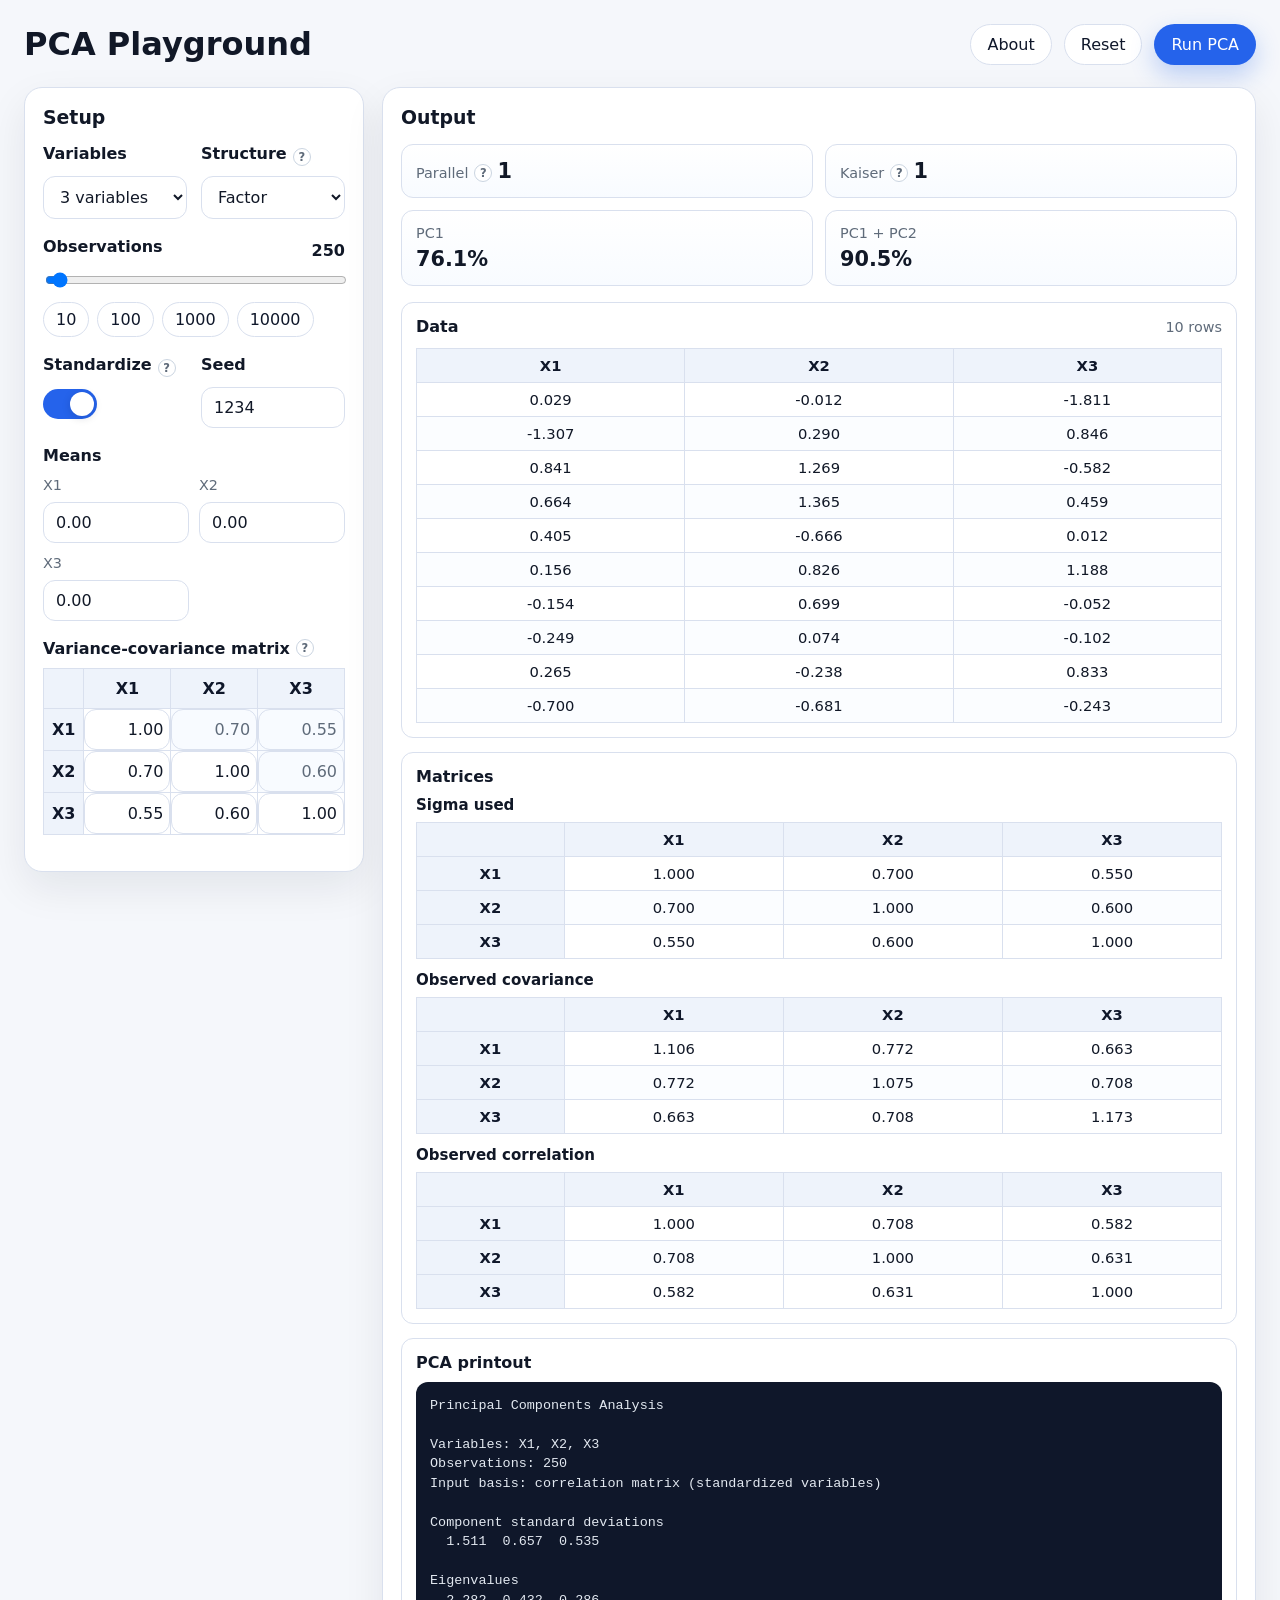
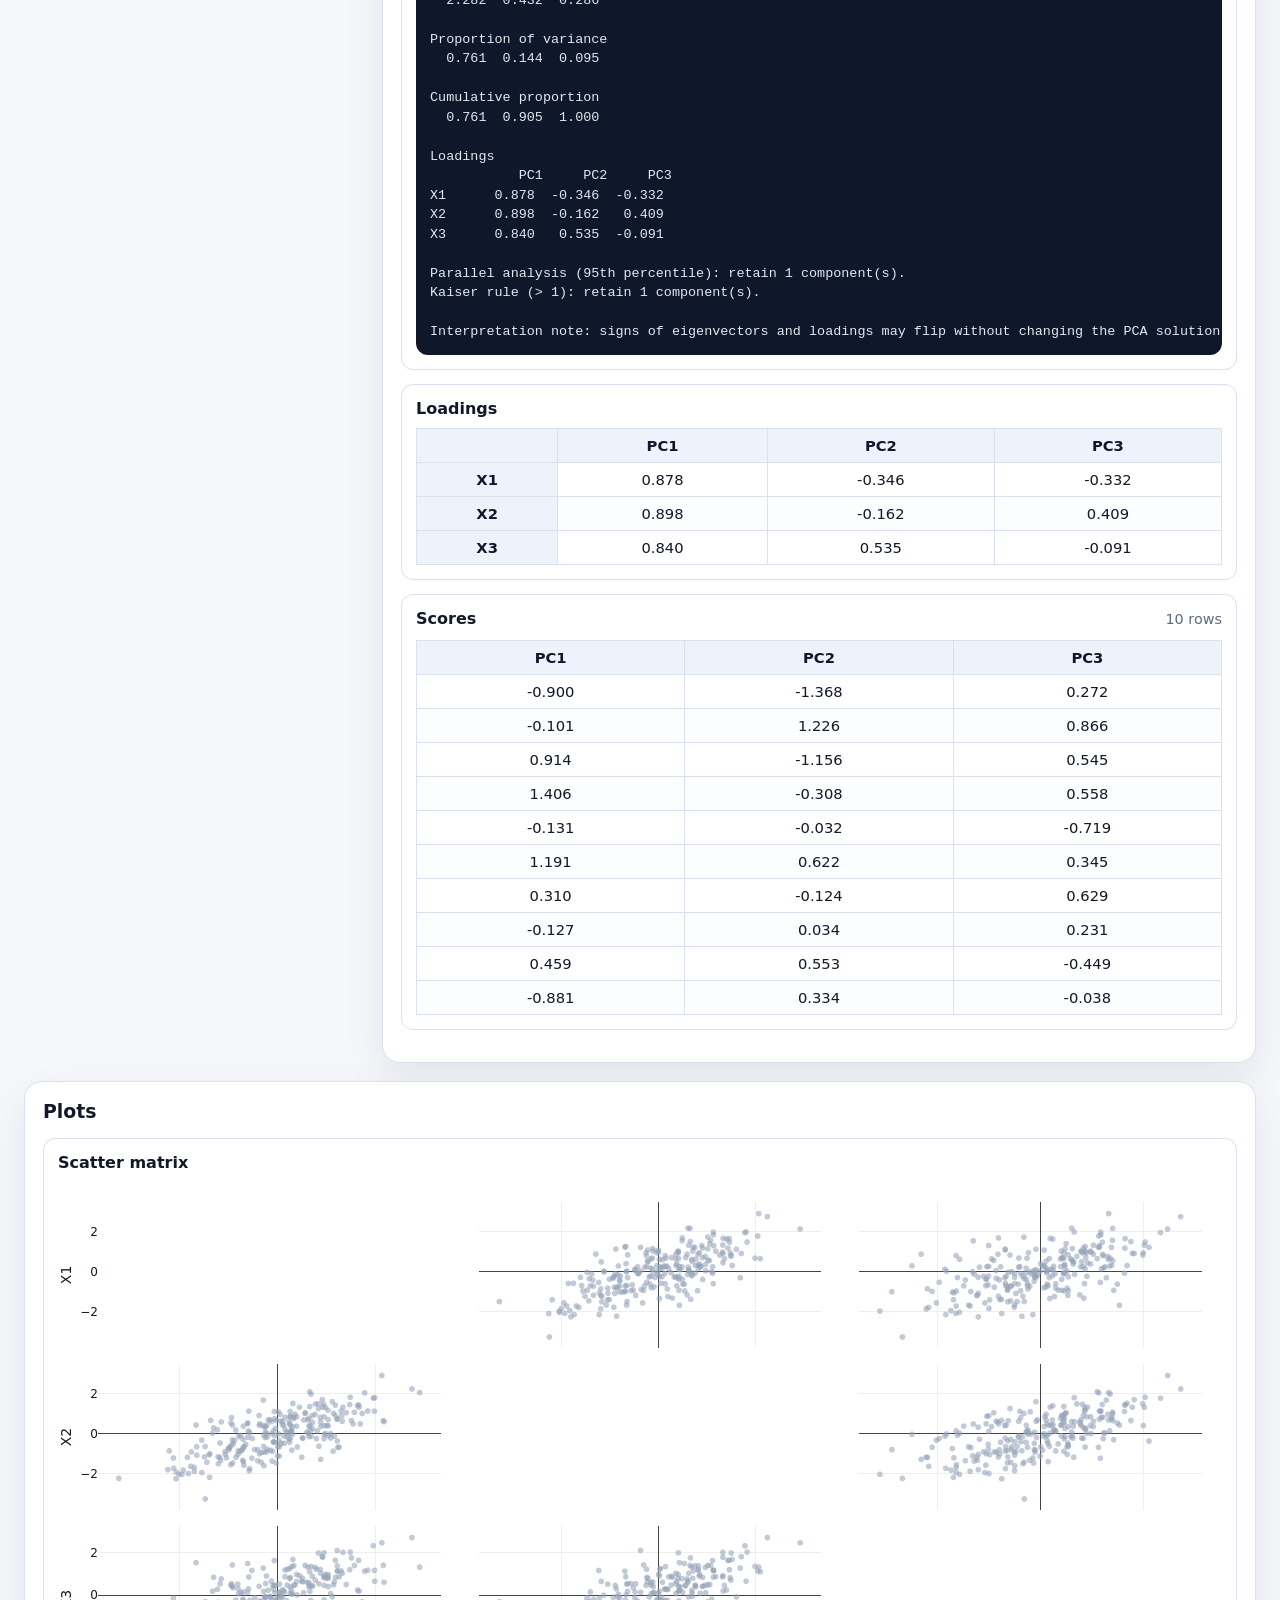
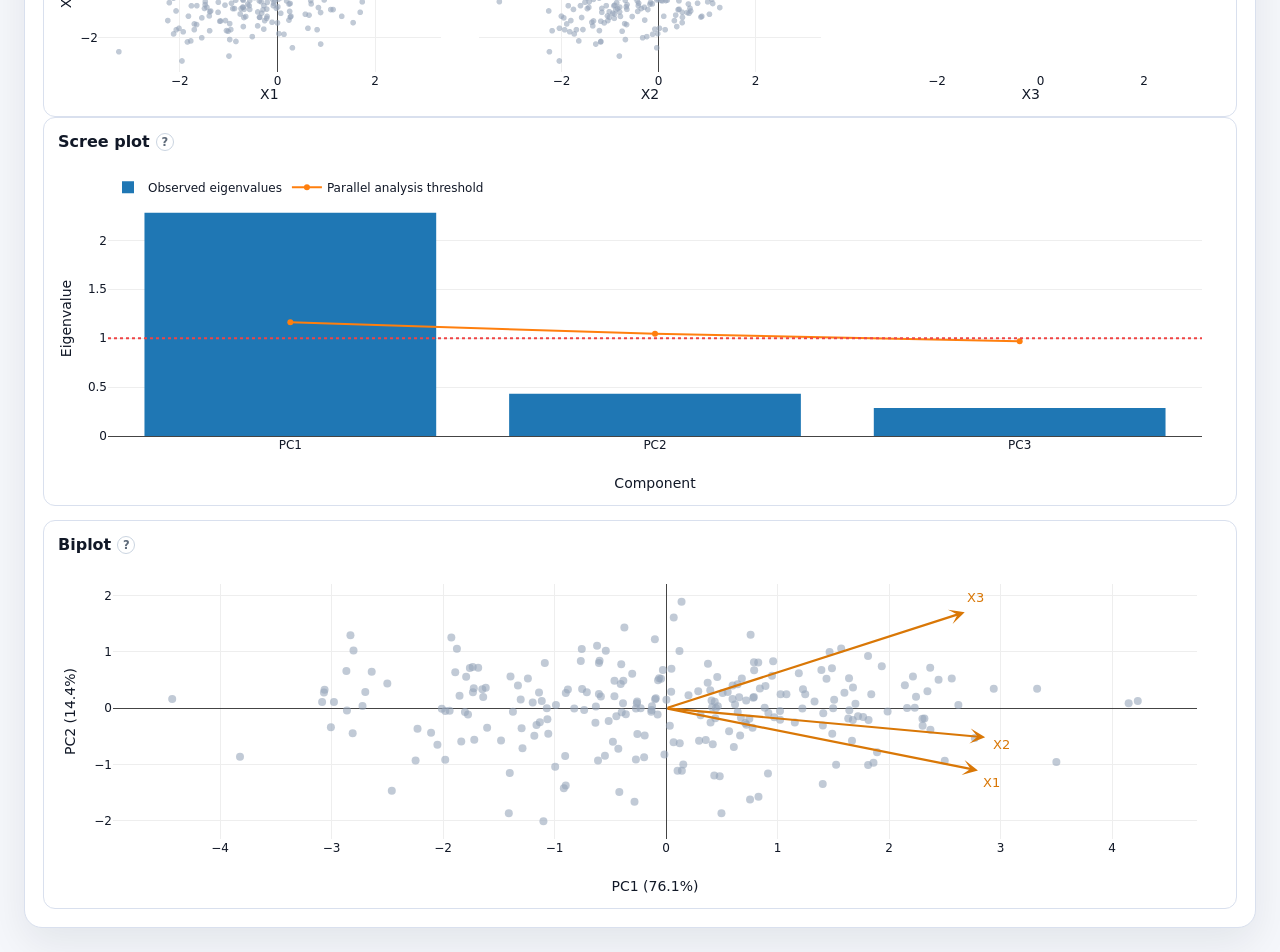
<file: PCA/index.html>
<!doctype html>
<html lang="en">
<head>
  <meta charset="utf-8">
  <meta name="viewport" content="width=device-width, initial-scale=1">
  <title>PCA Playground</title>
  <meta name="description" content="Interactive PCA dashboard for Gaussian data with editable means and variance-covariance matrix.">
  <script src="https://cdn.plot.ly/plotly-2.32.0.min.js"></script>
  <link rel="stylesheet" href="styles.css">
</head>
<body>
  <div class="app-shell">
    <header class="app-header">
      <h1>PCA Playground</h1>
      <div class="header-actions">
        <button id="about-button" class="secondary-button" type="button">About</button>
        <button id="reset-button" class="secondary-button" type="button">Reset</button>
        <button id="run-button" class="primary-button" type="button">Run PCA</button>
      </div>
    </header>

    <main class="dashboard-grid">
      <section class="panel controls-panel">
        <div class="panel-header">
          <h2>Setup</h2>
        </div>

        <div class="control-group two-column">
          <label>
            <span class="control-label">Variables</span>
            <select id="variable-count">
              <option value="3">3 variables</option>
              <option value="4">4 variables</option>
            </select>
          </label>

          <label>
            <span class="label-with-help">
              <span class="control-label">Structure</span>
              <span class="help-dot" tabindex="0" aria-label="Structure help" data-tip="Factor: most variables move together. Block: variables form clusters with strong within-cluster covariance and weaker between-cluster covariance. Contrast: one subset tends to move against another subset. Independent: covariances are near zero.">?</span>
            </span>
            <select id="preset-select">
              <option value="factor">Factor</option>
              <option value="block">Block</option>
              <option value="contrast">Contrast</option>
              <option value="independent">Independent</option>
            </select>
          </label>
        </div>

        <div class="control-group">
          <div class="control-label-row">
            <span class="control-label">Observations</span>
            <strong id="n-label">250</strong>
          </div>
          <input id="n-slider" type="range" min="10" max="10000" step="10" value="250">
          <div class="chip-row">
            <button class="chip-button" data-n="10" type="button">10</button>
            <button class="chip-button" data-n="100" type="button">100</button>
            <button class="chip-button" data-n="1000" type="button">1000</button>
            <button class="chip-button" data-n="10000" type="button">10000</button>
          </div>
        </div>

        <div class="control-group two-column">
          <div class="toggle-wrap">
            <span class="label-with-help">
              <span class="control-label">Standardize</span>
              <span class="help-dot" tabindex="0" aria-label="Standardize help" data-tip="Center each variable and divide by its sample standard deviation before PCA. With standardization on, PCA is based on the sample correlation matrix. With it off, PCA is based on the sample covariance matrix.">?</span>
            </span>
            <label class="switch">
              <input id="scale-toggle" type="checkbox" checked>
              <span class="slider"></span>
            </label>
          </div>

          <label>
            <span class="control-label">Seed</span>
            <input id="seed-input" type="number" step="1" min="1" value="1234">
          </label>
        </div>

        <div class="control-group">
          <div class="section-title-row">
            <h3>Means</h3>
          </div>
          <div id="means-grid" class="mini-grid"></div>
        </div>

        <div class="control-group">
          <div class="section-title-row">
            <span class="label-with-help">
              <h3>Variance-covariance matrix</h3>
              <span class="help-dot" tabindex="0" aria-label="Sigma help" data-tip="Edit the diagonal and lower triangle. The upper triangle mirrors automatically. If Sigma is not positive semidefinite, the run uses a repaired version and shows a warning.">?</span>
            </span>
          </div>
          <div id="sigma-grid" class="matrix-wrap"></div>
        </div>

        <div id="status-box" class="status-box" aria-live="polite"></div>
      </section>

      <section class="panel results-panel">
        <div class="panel-header">
          <h2>Output</h2>
        </div>

        <div class="summary-grid">
          <div class="summary-card">
            <span class="label-with-help summary-label-inline">
              <span class="summary-label">Parallel</span>
              <span class="help-dot" tabindex="0" aria-label="Parallel analysis help" data-tip="Number of components whose observed eigenvalues exceed the 95th percentile of eigenvalues from Gaussian null data with the same sample size and number of variables.">?</span>
            </span>
            <strong id="summary-parallel">-</strong>
          </div>
          <div class="summary-card">
            <span class="label-with-help summary-label-inline">
              <span class="summary-label">Kaiser</span>
              <span class="help-dot" tabindex="0" aria-label="Kaiser rule help" data-tip="When Standardize is on, count components with eigenvalue greater than 1. When Standardize is off, this rule is not shown.">?</span>
            </span>
            <strong id="summary-kaiser">-</strong>
          </div>
          <div class="summary-card">
            <span class="summary-label">PC1</span>
            <strong id="summary-pc1">-</strong>
          </div>
          <div class="summary-card">
            <span class="summary-label">PC1 + PC2</span>
            <strong id="summary-pc12">-</strong>
          </div>
        </div>

        <div class="card-block">
          <div class="card-head">
            <h3>Data</h3>
            <span class="muted">10 rows</span>
          </div>
          <div id="data-preview" class="table-host"></div>
        </div>

        <div class="card-block">
          <div class="card-head">
            <h3>Matrices</h3>
          </div>
          <div class="matrix-result-grid">
            <div>
              <h4>Sigma used</h4>
              <div id="target-matrix" class="table-host"></div>
            </div>
            <div>
              <h4>Observed covariance</h4>
              <div id="observed-covariance" class="table-host"></div>
            </div>
            <div>
              <h4>Observed correlation</h4>
              <div id="observed-correlation" class="table-host"></div>
            </div>
          </div>
        </div>

        <div class="card-block">
          <div class="card-head">
            <h3>PCA printout</h3>
          </div>
          <pre id="pca-printout" class="printout-host"></pre>
        </div>

        <div class="card-block">
          <div class="card-head">
            <h3>Loadings</h3>
          </div>
          <div id="loadings-table" class="table-host"></div>
        </div>

        <div class="card-block">
          <div class="card-head">
            <h3>Scores</h3>
            <span class="muted">10 rows</span>
          </div>
          <div id="scores-preview" class="table-host"></div>
        </div>
      </section>

      <section class="panel plots-panel">
        <div class="panel-header">
          <h2>Plots</h2>
          <p id="plot-note" class="panel-note hidden-note"></p>
        </div>

        <div class="plot-card large-plot-card">
          <div class="card-head">
            <h3>Scatter matrix</h3>
          </div>
          <div id="scatter-matrix" class="plot-host"></div>
        </div>

        <div class="plot-grid">
          <div class="plot-card">
            <div class="card-head">
              <span class="label-with-help">
                <h3>Scree plot</h3>
                <span class="help-dot" tabindex="0" aria-label="Scree plot help" data-tip="Bars are observed eigenvalues. The dotted horizontal line at 1 is the Kaiser reference when Standardize is on. The line with markers is the 95th percentile parallel-analysis threshold.">?</span>
              </span>
            </div>
            <div id="scree-plot" class="plot-host"></div>
          </div>

          <div class="plot-card">
            <div class="card-head">
              <span class="label-with-help">
                <h3>Biplot</h3>
                <span class="help-dot" tabindex="0" aria-label="Biplot help" data-tip="Points are observation scores on PC1 and PC2. Arrows show variable loadings. Longer arrows indicate stronger contribution to these two components. Note that arrows are scaled to make the display better.">?</span>
              </span>
            </div>
            <div id="biplot" class="plot-host"></div>
          </div>
        </div>
      </section>
    </main>
  </div>

  <div id="about-modal" class="modal" hidden>
    <div class="modal-card" role="dialog" aria-modal="true" aria-labelledby="about-title">
      <div class="modal-header">
        <h2 id="about-title">About this implementation</h2>
        <button id="close-about" class="secondary-button modal-close" type="button">Close</button>
      </div>
      <div class="modal-body">
        <h3>Data generation</h3>
        <p>Each run simulates n observations from a multivariate Gaussian distribution with mean vector mu and covariance matrix Sigma. The app eigen-decomposes Sigma = V diag(lambda) V' and generates X = mu + Z diag(sqrt(lambda)) V', where Z contains independent standard normal draws from a seeded generator using a Box-Muller transform.</p>

        <h3>PCA</h3>
        <p>The data are always centered. If Standardize is on, each variable is also divided by its sample standard deviation, so PCA is done on the sample correlation matrix. If Standardize is off, PCA is done on the sample covariance matrix. Eigenvalues and eigenvectors are computed with a Jacobi rotation solver. Scores are centered or standardized data times eigenvectors. Loadings are eigenvectors times sqrt(eigenvalue).</p>

        <h3>Scree and retention</h3>
        <p>The scree plot shows the observed eigenvalues. When Standardize is on, the horizontal line at 1 gives the Kaiser reference. The second reference is a 95th percentile parallel-analysis line from Gaussian null data with the same sample size and number of variables.</p>

        <h3>Invalid Sigma</h3>
        <p>If Sigma is not positive semidefinite, the run does not use it directly. The app clips negative eigenvalues to a tiny positive floor, reconstructs a positive semidefinite matrix, rescales it to keep the user-entered variances on the diagonal, and shows a warning. The table labeled Sigma used shows the matrix actually used for the simulation.</p>

        <h3>Notes</h3>
        <p>The signs of eigenvectors, scores, and loadings can flip without changing the PCA solution. Hover over the ? icons for short definitions.</p>
      </div>
    </div>
  </div>

  <script src="app.js"></script>
</body>
</html>
</file>
<file: PCA/styles.css>
:root {
  --bg: #f5f7fb;
  --panel: #ffffff;
  --panel-border: #d9e0ee;
  --text: #111827;
  --muted: #5f6b7a;
  --primary: #2563eb;
  --primary-strong: #1d4ed8;
  --accent: #0f172a;
  --shadow: 0 16px 40px rgba(15, 23, 42, 0.08);
  --radius: 18px;
  --radius-sm: 12px;
  --table-header: #eef3fb;
  --danger: #c2410c;
}

* {
  box-sizing: border-box;
}

html,
body {
  margin: 0;
  padding: 0;
  background: var(--bg);
  color: var(--text);
  font-family: system-ui, -apple-system, BlinkMacSystemFont, "Segoe UI", sans-serif;
}

button,
input,
select {
  font: inherit;
}

.app-shell {
  max-width: 1860px;
  margin: 0 auto;
  padding: 24px;
}

.app-header {
  display: flex;
  justify-content: space-between;
  gap: 24px;
  align-items: flex-end;
  margin-bottom: 22px;
}

.eyebrow {
  margin: 0 0 6px 0;
  letter-spacing: 0.08em;
  text-transform: uppercase;
  font-size: 0.76rem;
  color: var(--primary);
  font-weight: 700;
}

h1 {
  margin: 0;
  font-size: 2rem;
  line-height: 1.1;
}

.subtitle {
  max-width: 920px;
  margin: 10px 0 0 0;
  color: var(--muted);
  line-height: 1.55;
}

.header-actions {
  display: flex;
  gap: 12px;
  align-items: center;
}

.primary-button,
.secondary-button,
.chip-button {
  border: 1px solid transparent;
  border-radius: 999px;
  padding: 10px 16px;
  cursor: pointer;
  transition: transform 0.12s ease, box-shadow 0.12s ease, background 0.12s ease;
}

.primary-button {
  background: var(--primary);
  color: #fff;
  box-shadow: 0 10px 25px rgba(37, 99, 235, 0.28);
}

.primary-button:hover {
  background: var(--primary-strong);
  transform: translateY(-1px);
}

.secondary-button {
  background: #fff;
  color: var(--accent);
  border-color: var(--panel-border);
}

.secondary-button:hover,
.chip-button:hover {
  background: #f8fbff;
  transform: translateY(-1px);
}

.dashboard-grid {
  display: grid;
  grid-template-columns: 340px 430px minmax(480px, 1fr);
  gap: 18px;
  align-items: start;
}

.panel {
  background: var(--panel);
  border: 1px solid var(--panel-border);
  border-radius: var(--radius);
  box-shadow: var(--shadow);
  padding: 18px;
}

.controls-panel {
  position: sticky;
  top: 18px;
}

.controls-panel.is-static {
  position: static;
}

.panel-header {
  margin-bottom: 16px;
}

.panel-header h2 {
  margin: 0 0 4px 0;
  font-size: 1.18rem;
}

.panel-header p {
  margin: 0;
  color: var(--muted);
  line-height: 1.45;
}

.control-group {
  margin-bottom: 18px;
}

.two-column {
  display: grid;
  grid-template-columns: 1fr 1fr;
  gap: 14px;
}

.control-label,
.control-label-row {
  display: block;
  font-weight: 700;
  margin-bottom: 7px;
}

.control-label-row {
  display: flex;
  align-items: center;
  justify-content: space-between;
}

.control-group label,
.toggle-wrap {
  display: flex;
  flex-direction: column;
  gap: 6px;
}

input[type="number"],
select,
input[type="text"] {
  width: 100%;
  border-radius: 12px;
  border: 1px solid var(--panel-border);
  background: #fff;
  padding: 10px 12px;
  color: var(--text);
}

input[type="range"] {
  width: 100%;
}

.chip-row {
  display: flex;
  flex-wrap: wrap;
  gap: 8px;
  margin-top: 10px;
}

.chip-button {
  background: #fff;
  border-color: var(--panel-border);
  color: var(--accent);
  padding: 7px 12px;
}

.toggle-note,
.helper-text,
.muted {
  color: var(--muted);
  font-size: 0.9rem;
  line-height: 1.45;
}

.section-title-row,
.card-head {
  display: flex;
  align-items: baseline;
  justify-content: space-between;
  gap: 12px;
  margin-bottom: 10px;
}

.section-title-row h3,
.card-head h3,
.card-head h4 {
  margin: 0;
  font-size: 1rem;
}

.mini-grid {
  display: grid;
  grid-template-columns: repeat(2, minmax(0, 1fr));
  gap: 10px;
}

.matrix-wrap {
  overflow-x: auto;
}

.matrix-table,
.data-table {
  width: 100%;
  border-collapse: collapse;
}

.matrix-table th,
.matrix-table td,
.data-table th,
.data-table td {
  border: 1px solid var(--panel-border);
  padding: 0;
  text-align: center;
}

.matrix-table th {
  background: var(--table-header);
  color: var(--accent);
  font-weight: 700;
  padding: 10px 8px;
}

.matrix-table td.readonly-cell {
  background: #f8fbff;
}

.matrix-input {
  width: 100%;
  min-width: 0;
  border: none;
  border-radius: 0;
  padding: 11px 8px;
  text-align: right;
  background: transparent;
}

.matrix-input.readonly {
  color: var(--muted);
  background: #f8fbff;
}

.matrix-table .matrix-input {
  padding: 10px 6px;
  -moz-appearance: textfield;
  appearance: textfield;
}

.matrix-table .matrix-input::-webkit-inner-spin-button,
.matrix-table .matrix-input::-webkit-outer-spin-button {
  -webkit-appearance: none;
  margin: 0;
}

.status-box {
  display: none;
  border-radius: 14px;
  padding: 12px 14px;
  line-height: 1.45;
  background: #fff7ed;
  color: var(--danger);
  border: 1px solid #fdba74;
}

.summary-grid {
  display: grid;
  grid-template-columns: repeat(2, minmax(0, 1fr));
  gap: 12px;
  margin-bottom: 16px;
}

.summary-card {
  border-radius: var(--radius-sm);
  background: linear-gradient(180deg, #ffffff, #f8fbff);
  border: 1px solid var(--panel-border);
  padding: 14px;
}

.summary-label {
  display: block;
  color: var(--muted);
  font-size: 0.9rem;
  margin-bottom: 6px;
}

.summary-card strong {
  font-size: 1.3rem;
}

.card-block,
.plot-card {
  border: 1px solid var(--panel-border);
  border-radius: var(--radius-sm);
  padding: 14px;
  background: #fff;
  margin-bottom: 14px;
}

.printout-host {
  margin: 0;
  background: #0f172a;
  color: #e2e8f0;
  border-radius: 12px;
  padding: 14px;
  overflow: auto;
  font-family: ui-monospace, SFMono-Regular, Menlo, Consolas, monospace;
  font-size: 0.84rem;
  line-height: 1.45;
  min-height: 230px;
}

.table-host {
  overflow: auto;
}

.data-table th {
  background: var(--table-header);
  color: var(--accent);
  font-weight: 700;
  white-space: nowrap;
}

.data-table td,
.data-table th {
  padding: 8px 10px;
  border: 1px solid var(--panel-border);
  font-size: 0.92rem;
}

.data-table tbody tr:nth-child(even) {
  background: #fbfdff;
}

.matrix-result-grid {
  display: grid;
  grid-template-columns: repeat(1, minmax(0, 1fr));
  gap: 12px;
}

.matrix-result-grid h4 {
  margin: 0 0 8px 0;
  font-size: 0.94rem;
}

.plot-grid {
  display: grid;
  grid-template-columns: minmax(280px, 0.95fr) minmax(360px, 1.05fr);
  gap: 14px;
}

.plot-host {
  width: 100%;
  min-height: 320px;
}

.large-plot-card .plot-host {
  min-height: 520px;
}

.plot-card {
  margin-bottom: 0;
}

.switch {
  position: relative;
  width: 54px;
  height: 30px;
  display: inline-block;
  margin-top: 2px;
}

.switch input {
  opacity: 0;
  width: 0;
  height: 0;
  position: absolute;
}

.slider {
  position: absolute;
  inset: 0;
  background: #cbd5e1;
  border-radius: 999px;
  transition: background 0.16s ease;
}

.slider::before {
  content: "";
  position: absolute;
  width: 24px;
  height: 24px;
  left: 3px;
  top: 3px;
  border-radius: 50%;
  background: #fff;
  transition: transform 0.16s ease;
  box-shadow: 0 2px 8px rgba(15, 23, 42, 0.15);
}

.switch input:checked + .slider {
  background: var(--primary);
}

.switch input:checked + .slider::before {
  transform: translateX(24px);
}

@media (max-width: 1480px) {
  .dashboard-grid {
    grid-template-columns: 340px minmax(420px, 1fr);
  }

  .results-panel {
    grid-column: 2;
  }

  .plots-panel {
    grid-column: 1 / -1;
  }

  .controls-panel {
    position: static;
  }

  .plot-grid {
    grid-template-columns: 1fr;
  }
}

@media (max-width: 980px) {
  .app-shell {
    padding: 16px;
  }

  .app-header {
    flex-direction: column;
    align-items: stretch;
  }

  .dashboard-grid {
    grid-template-columns: minmax(0, 1fr);
  }

  .results-panel {
    grid-column: auto;
  }

  .controls-panel {
    position: static;
  }

  .two-column,
  .mini-grid,
  .summary-grid {
    grid-template-columns: 1fr;
  }
}


.app-header {
  align-items: center;
}

.header-actions {
  flex-wrap: wrap;
  justify-content: flex-end;
}

.panel-header {
  display: flex;
  align-items: center;
  justify-content: space-between;
  gap: 12px;
}

.panel-header h2 {
  margin: 0;
}

.panel-header p {
  margin: 0;
}

.panel-note {
  color: var(--muted);
  font-size: 0.88rem;
  line-height: 1.4;
}

.hidden-note {
  display: none;
}

.label-with-help,
.summary-label-inline {
  display: inline-flex;
  align-items: center;
  gap: 6px;
}

.section-title-row .label-with-help,
.card-head .label-with-help {
  align-items: center;
}

.help-dot {
  position: relative;
  display: inline-flex;
  align-items: center;
  justify-content: center;
  width: 18px;
  height: 18px;
  border-radius: 999px;
  border: 1px solid #cbd5e1;
  background: #ffffff;
  color: var(--muted);
  font-size: 0.72rem;
  font-weight: 800;
  cursor: help;
  user-select: none;
  flex: 0 0 auto;
}

.help-dot::after {
  content: attr(data-tip);
  position: absolute;
  left: 50%;
  top: calc(100% + 10px);
  transform: translateX(-50%);
  width: 260px;
  padding: 10px 12px;
  border-radius: 12px;
  background: #0f172a;
  color: #f8fafc;
  box-shadow: 0 18px 36px rgba(15, 23, 42, 0.24);
  font-size: 0.82rem;
  font-weight: 500;
  line-height: 1.45;
  text-align: left;
  white-space: normal;
  display: none;
  pointer-events: none;
  z-index: 40;
}

.help-dot::before {
  content: "";
  position: absolute;
  left: 50%;
  top: calc(100% + 4px);
  transform: translateX(-50%);
  border-width: 6px;
  border-style: solid;
  border-color: transparent transparent #0f172a transparent;
  display: none;
  pointer-events: none;
  z-index: 41;
}

.help-dot:hover::after,
.help-dot:hover::before,
.help-dot:focus-visible::after,
.help-dot:focus-visible::before {
  display: block;
}

.help-dot:focus-visible {
  outline: 2px solid #93c5fd;
  outline-offset: 2px;
}

.summary-label-inline .summary-label {
  margin-bottom: 0;
}

.status-box {
  display: none;
}

.plot-host {
  min-height: 330px;
}

.modal[hidden] {
  display: none;
}

.modal {
  position: fixed;
  inset: 0;
  z-index: 2000;
  display: flex;
  align-items: flex-start;
  justify-content: center;
  padding: 32px 18px;
  background: rgba(15, 23, 42, 0.46);
}

.modal-card {
  width: min(860px, 100%);
  max-height: calc(100vh - 64px);
  overflow: hidden;
  background: #ffffff;
  border: 1px solid var(--panel-border);
  border-radius: 22px;
  box-shadow: 0 28px 70px rgba(15, 23, 42, 0.28);
}

.modal-header {
  display: flex;
  align-items: center;
  justify-content: space-between;
  gap: 16px;
  padding: 18px 22px;
  border-bottom: 1px solid var(--panel-border);
}

.modal-header h2 {
  margin: 0;
  font-size: 1.2rem;
}

.modal-body {
  max-height: calc(100vh - 150px);
  overflow: auto;
  padding: 22px;
}

.modal-body h3 {
  margin: 0 0 8px 0;
  font-size: 1rem;
}

.modal-body p {
  margin: 0 0 18px 0;
  line-height: 1.55;
}

.modal-close {
  padding-left: 14px;
  padding-right: 14px;
}

@media (max-width: 980px) {
  .modal {
    padding: 16px;
  }

  .modal-card {
    max-height: calc(100vh - 32px);
  }
}
</file>
